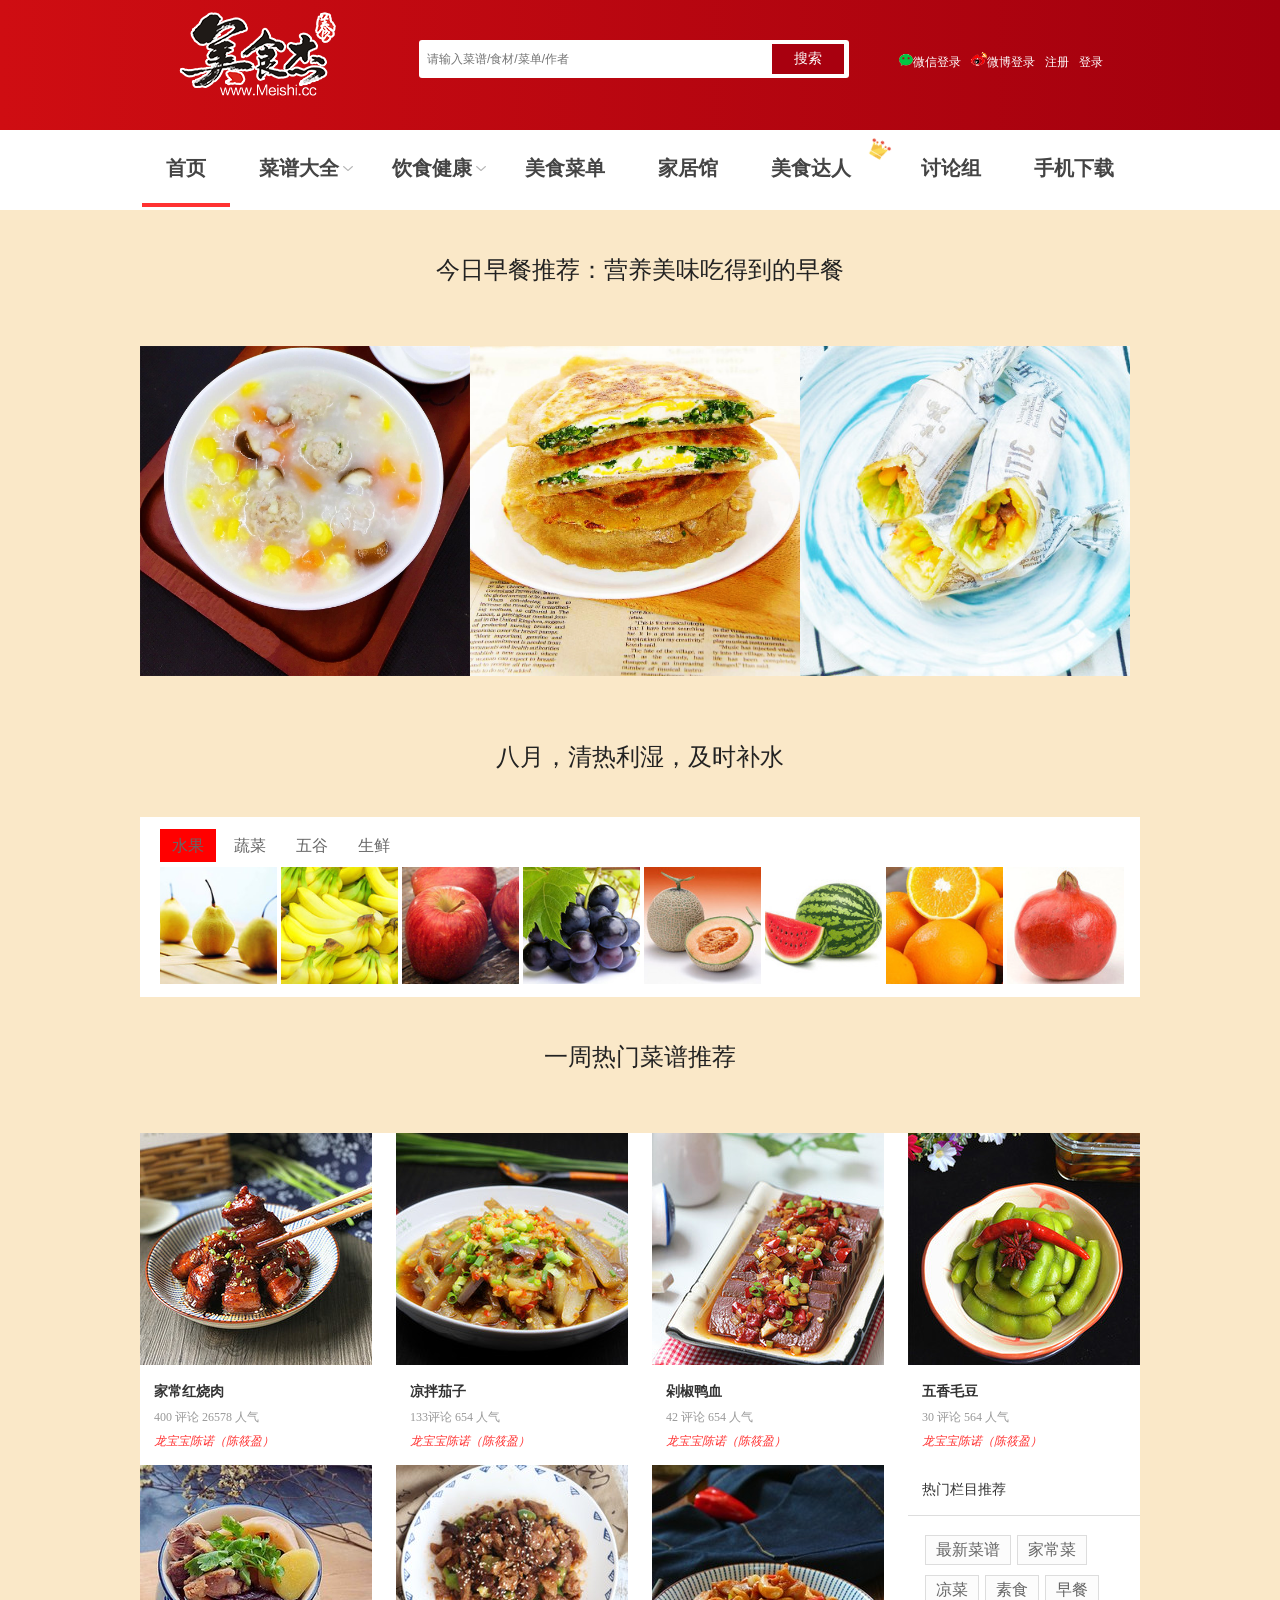
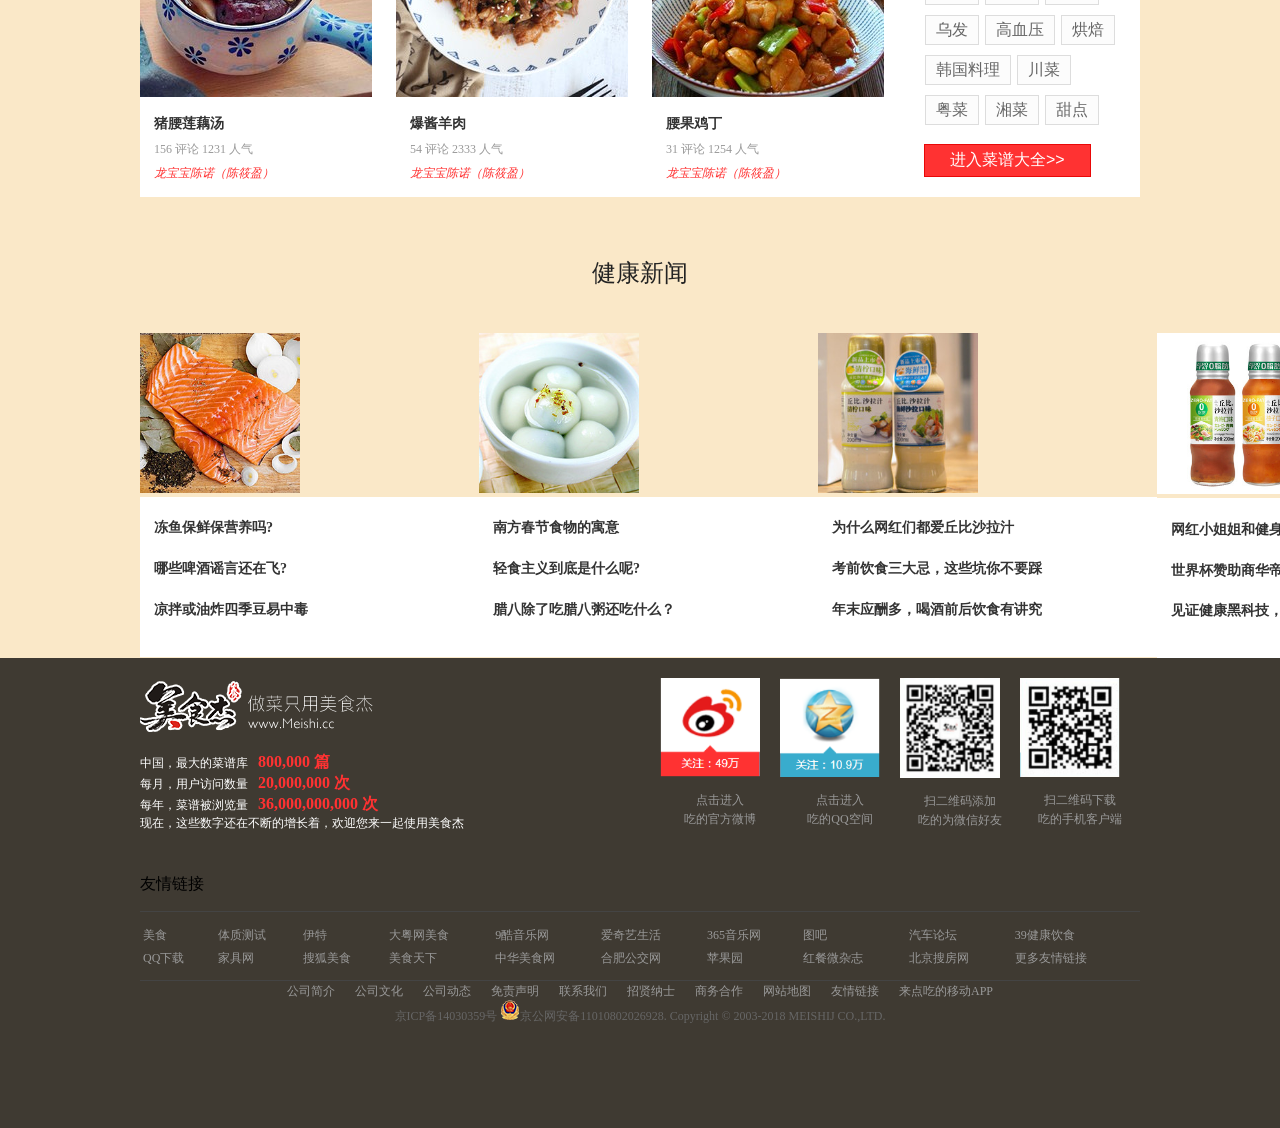
<file: public/index.html>
<!DOCTYPE html>
<html lang="en">
<head>
    <meta charset="UTF-8">
    <meta name="viewport" content="width=device-width, initial-scale=1.0">
    <meta http-equiv="X-UA-Compatible" content="ie=edge">
    <title>来点吃的</title>
    <link rel="stylesheet" href="css/index.css">
    <link rel="stylesheet" href="css/base.css">
</head>
<body>
    <!--1.头部-->
    <header id="header">
    </header>
    <!--2.主体-->
    <div id="main">
        <!--第一块-->
      <div class="f1">
        <div>
            <div class="img">
                <h3 class="h3_style">今日早餐推荐：营养美味吃得到的早餐</h3>
                <ul>
                    <li><img src="img/index/61b737198cf84d0a35b8ee0d90a7617c.jpg"></li>
                    <li><img src="img/index/d75c5647d503ec97c9e68c6036f8fa22.jpg"></li>
                    <li><img src="img/index/e63d065b87d17fad33d3ca49477172fa.jpg"></li>
                </ul>
            </div>
            <div class="img">
                <h3 class="h3_style">今日午餐推荐：周末在家做一份好吃的肉菜</h3>
                <ul>
                    <li><img src="img/index/8f41c09f8f2993f4e7a3fcc8b845f2e0.jpg"></li>
                    <li><img src="img/index/520da474d0c0ed9944ed86c4c9860608.jpg"></li>
                    <li><img src="img/index/f77927bf8f7a6008ba6fbb99627b49c6.jpg"></li>
                </ul>
            </div>
            <div class="img">  
                <h3 class="h3_style">今日下午茶推荐：中西交融的饮食文化</h3>
                <ul>
                    <li><img src="img/index/4c81b9a6e40905d93f41c5e7de4bdfac.jpg"></li>
                    <li><img src="img/index/57a5284fff55538fd00a80f8a75482c7.jpg"></li>
                    <li><img src="img/index/c11e5580ccde429e87d6a4e879125621.jpg"></li>
                </ul>
            </div>
            <div class="img">  
                <h3 class="h3_style">今日晚餐推荐：简单、方便、快速上桌的晚餐</h3>
                <ul>
                    <li><img src="img/index/56693be25414be337f752e6080fdb59a.jpg"></li>
                    <li><img src="img/index/970936f0e8881fc135ca3773c65c8b1d.jpg"></li>
                    <li><img src="img/index/64af47987d287946714870d165b43a63.jpg"></li>
                </ul>
            </div> 
            <div class="img">
                <h3 class="h3_style">今日早餐推荐：营养美味吃得到的早餐</h3>
                <ul>
                    <li><img src="img/index/61b737198cf84d0a35b8ee0d90a7617c.jpg"></li>
                    <li><img src="img/index/d75c5647d503ec97c9e68c6036f8fa22.jpg"></li>
                    <li><img src="img/index/e63d065b87d17fad33d3ca49477172fa.jpg"></li>
                </ul>
            </div>
        </div>   
      </div>
      <!--第二块-->
      <div class="f2">
          <h3 class="h3_style">八月，清热利湿，及时补水</h3>
          <div class="f2_details">
              <ul>
                  <li class="active"><a href="#fruits" data-toggle="item" data-target="#fruits">水果</a></li>
                  <li><a href="#vegetables" data-toggle="item" data-target="#vegetables">蔬菜</a></li>
                  <li><a href="#cereals" data-toggle="item" data-target="#cereals">五谷</a></li>
                  <li><a href="#fresh" data-toggle="item" data-target="#fresh">生鲜</a></li>
              </ul>
              <div class="pic">
                <div id="fruits" class="box active">
                    <img src="img/index/1.jpg">
                    <img src="img/index/2.jpg">
                    <img src="img/index/3.jpg">
                    <img src="img/index/4.jpg">
                    <img src="img/index/5.jpg">
                    <img src="img/index/6.jpg">
                    <img src="img/index/7.jpg">
                    <img src="img/index/8.jpg">
                </div>
                <div id="vegetables" class="box">
                    <img src="img/index/46ff26140cddcba66a59ef101bb7a4a0_150x150.jpg">
                    <img src="img/index/e42c1901635df0e2483221ce2a644ad9_150x150.jpg">
                    <img src="img/index/7f0d129d13145ff6c28e4cb1aec80bc8_150x150.jpg">
                    <img src="img/index/d2afc51c05cf539c3bdea09f68a12abe_150x150.jpg">
                    <img src="img/index/5ff27eba123f27615b1c0f0c406a5c27_150x150.jpg">
                    <img src="img/index/5a8562a437374217a483cd333238a72d_150x150.jpg">
                    <img src="img/index/7ca005000cad4f23ec2d8f9151cd6062_150x150.jpg">
                    <img src="img/index/a82d115d88dd46598f4333777582469c_150x150.jpg">
                </div>
                <div id="cereals" class="box">
                    <img src="img/index/58b3095b7efe444f302b8d0a5adc870d_150x150.jpg">
                    <img src="img/index/3eb346efc8d0a9fca2d26ae0a6715d8d_150x150.jpg">
                    <img src="img/index/1fc5bb018fadda5c7083d61e1a27ab2a_150x150.jpg">
                    <img src="img/index/8f690769e15fd26ad5184dbfd0140052_150x150.jpg">
                    <img src="img/index/064ee845c82df1cfd19e00b8e5aeaa0c_150x150.jpg">
                    <img src="img/index/shicai633_150x150.jpg">
                    <img src="img/index/5bb1dda5bfa20c2772d81781c4a23f31_150x150.jpg">
                    <img src="img/index/6e5402c9f8c0b48e35ae1257d7e03683_150x150.jpg">
                </div>
                <div id="fresh" class="box">
                    <img src="img/index/a72016598763ceb63763b2f0efb75434_150x150.jpg">
                    <img src="img/index/d25e6391db69afbaa8a71cdc16f18d3f_150x150.jpg">
                    <img src="img/index/520c1aabf59bbe3d32ca3a91ccef1297_150x150.jpg">
                    <img src="img/index/0b5100453f24b68ff6ea3b5f3a39ad6a_150x150.jpg">
                    <img src="img/index/96da0e84e46ee56abbedb73a5457a716_150x150.jpg">
                    <img src="img/index/1af59099f56158ef054e6ee5888acedf_150x150.jpg">
                    <img src="img/index/1c23ebbee0de4646782cbb98b34d3cc9_150x150.jpg">
                    <img src="img/index/020d8b27b4c8449c75bc0b6cafa4b626_150x150.jpg">
                </div>
            </div>
          </div>
      </div>
      <!--第三块-->
      <div class="f3">
          <h3 class="h3_style">一周热门菜谱推荐</h3>
          <div class="f3_details">
              <ul class="u1">
                  <li>
                        <img src="img/index/a4071567_150209358036926.jpg">
                        <div class="step">
                            <div class="c1">
                                <strong>家常红烧肉</strong>
                                <span>400 评论  26578 人气</span>
                                <em>龙宝宝陈诺（陈筱盈）</em>
                            </div>
                            <div class="c2">
                                <ul>
                                    <li>15步  /  大概30分钟</li>
                                    <li>炒  /  香辣</li>
                                </ul>
                            </div>
                        </div>
                  </li>
                  <li>
                        <img src="img/index/a4758097_150209652773537.jpg">
                        <div class="step">
                                <div class="c1">
                                    <strong>凉拌茄子</strong>
                                    <span>133评论  654 人气</span>
                                    <em>龙宝宝陈诺（陈筱盈）</em>
                                </div>
                                <div class="c2">
                                    <ul>
                                        <li>15步  /  大概30分钟</li>
                                        <li>炒  /  香辣</li>
                                    </ul>
                                </div>
                        </div>
                  </li>
                  <li>
                        <img src="img/index/a4420184_150208977600821.jpg">
                        <div class="step">
                                <div class="c1">
                                    <strong>剁椒鸭血</strong>
                                    <span>42 评论  654 人气</span>
                                    <em>龙宝宝陈诺（陈筱盈）</em>
                                </div>
                                <div class="c2">
                                    <ul>
                                        <li>15步  /  大概30分钟</li>
                                        <li>炒  /  香辣</li>
                                    </ul>
                                </div>
                        </div>
                  </li>
                  <li>
                        <img src="img/index/a9087269_150209011054978.jpg">
                        <div class="step">
                                <div class="c1">
                                    <strong>五香毛豆</strong>
                                    <span>30 评论  564 人气</span>
                                    <em>龙宝宝陈诺（陈筱盈）</em>
                                </div>
                                <div class="c2">
                                    <ul>
                                        <li>15步  /  大概30分钟</li>
                                        <li>炒  /  香辣</li>
                                    </ul>
                                </div>
                        </div>
                  </li>
                  <li>
                        <img src="img/index/a9241554_150208757018508.jpg">
                        <div class="step">
                                <div class="c1">
                                    <strong>猪腰莲藕汤</strong>
                                    <span>156 评论  1231 人气</span>
                                    <em>龙宝宝陈诺（陈筱盈）</em>
                                </div>
                                <div class="c2">
                                    <ul>
                                        <li>15步  /  大概30分钟</li>
                                        <li>炒  /  香辣</li>
                                    </ul>
                                </div>
                        </div>
                  </li>
                  <li>
                        <img src="img/index/a3992282_150208399471194.jpg">
                        <div class="step">
                            <div class="c1">
                                <strong>爆酱羊肉</strong>
                                <span>54 评论  2333 人气</span>
                                <em>龙宝宝陈诺（陈筱盈）</em>
                            </div>
                            <div class="c2">
                                <ul>
                                    <li>15步  /  大概30分钟</li>
                                    <li>炒  /  香辣</li>
                                </ul>
                            </div>
                        </div>
                    </li>
                  <li>
                        <img src="img/index/a1306355_150207270056561.jpg">
                        <div class="step">
                            <div class="c1">
                                <strong>腰果鸡丁</strong>
                                <span>31 评论  1254 人气</span>
                                <em>龙宝宝陈诺（陈筱盈）</em>
                            </div>
                            <div class="c2">
                                <ul>
                                    <li>15步  /  大概30分钟</li>
                                    <li>炒  /  香辣</li>
                                </ul>
                            </div>
                        </div>
                    </li>
                  <div>
                      <div id="list">
                          <h3>热门栏目推荐</h3>
                          <ul class="u2">
                              <li><a href="#">最新菜谱</a></li>
                              <li><a href="#">家常菜</a></li>
                              <li><a href="#">凉菜</a></li>
                              <li><a href="#">素食</a></li>
                              <li><a href="#">早餐</a></li>
                              <li><a href="#">乌发</a></li>
                              <li><a href="#">高血压</a></li>
                              <li><a href="#">烘焙</a></li>
                              <li><a href="#">韩国料理</a></li>
                              <li><a href="#">川菜</a></li>
                              <li><a href="#">粤菜</a></li>
                              <li><a href="#">湘菜</a></li>
                              <li><a href="#">甜点</a></li>
                          </ul>
                          <button class="btn">进入菜谱大全&gt;&gt;</button>
                      </div>
                  </li>
              </ul>
          </div>
      </div>
      <!--第四块-->
      <div class="f4">
          <h3 class="h3_style">健康新闻</h3>
          <div class="desc">
              <div class="first">
                  <img src="img/index/b43be469069cab07d99b486cc326a6bf_150x150.jpg" id=p1>
                  <ul>
                    <li><h3><a href="#">冻鱼保鲜保营养吗?</a></h3></li>
                    <li><h3><a href="#">哪些啤酒谣言还在飞?</a></h3></li> 
                    <li><h3><a href="#">凉拌或油炸四季豆易中毒</a></h3></li> 
                  </ul>
              </div>
              <div class="second">
                    <img src="img/index/0066c212db9fe02c82a1f3906ff0d40c_150x150.jpg">
                    <ul>
                      <li><h3><a href="#">南方春节食物的寓意</a></h3></li>
                      <li><h3><a href="#">轻食主义到底是什么呢?</a></h3></li> 
                      <li><h3><a href="#">腊八除了吃腊八粥还吃什么？</a></h3></li> 
                    </ul>
                </div>
                <div class="third">
                    <img src="img/index/213df5fb8faa20d77cdc6f96798e17fc_150x150.jpg">
                    <ul>
                        <li><h3><a href="#">为什么网红们都爱丘比沙拉汁</a></h3></li>
                        <li><h3><a href="#">考前饮食三大忌，这些坑你不要踩</a></h3></li> 
                        <li><h3><a href="#">年末应酬多，喝酒前后饮食有讲究</a></h3></li> 
                    </ul>
                </div>
                <div class="fouth">
                    <img src="img/index/8d6ba437d0f53969ad64d684d3ccda7b.jpg">
                    <ul>
                        <li><h3><a href="#">网红小姐姐和健身达人推崇的0脂肪</a></h3></li>
                        <li><h3><a href="#">世界杯赞助商华帝营销新玩法：法国</a></h3></li> 
                        <li><h3><a href="#">见证健康黑科技，AWE2018松下nanoe</a></h3></li> 
                        </ul>
                </div>
          </div>
      </div>  
    </div>
    <!--3.底部-->
    <footer id="footer">
    </footer>
    <script src="js/jquery-3.2.1.js"></script>
    <script src="js/index.js"></script>
    <script src="js/header.js"></script>
    <script src="js/footer.js"></script>
    <script src="js/nav.js"></script>
</body>
</html>
</file>
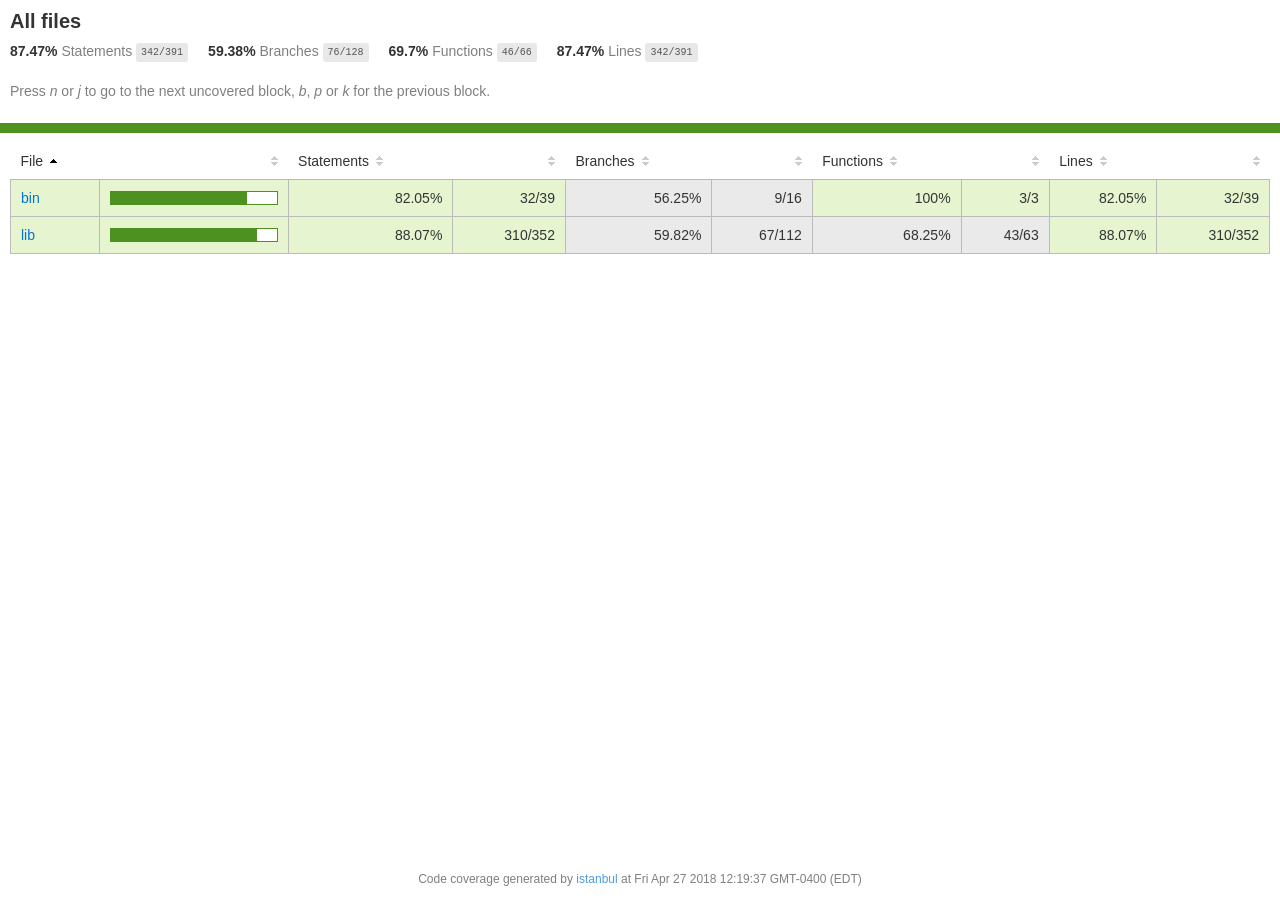
<file: node_modules/vows/coverage/lcov-report/index.html>
<!doctype html>
<html lang="en">
<head>
    <title>Code coverage report for All files</title>
    <meta charset="utf-8" />
    <link rel="stylesheet" href="prettify.css" />
    <link rel="stylesheet" href="base.css" />
    <meta name="viewport" content="width=device-width, initial-scale=1">
    <style type='text/css'>
        .coverage-summary .sorter {
            background-image: url(sort-arrow-sprite.png);
        }
    </style>
</head>
<body>
<div class='wrapper'>
  <div class='pad1'>
    <h1>
      All files
    </h1>
    <div class='clearfix'>
      <div class='fl pad1y space-right2'>
        <span class="strong">87.47% </span>
        <span class="quiet">Statements</span>
        <span class='fraction'>342/391</span>
      </div>
      <div class='fl pad1y space-right2'>
        <span class="strong">59.38% </span>
        <span class="quiet">Branches</span>
        <span class='fraction'>76/128</span>
      </div>
      <div class='fl pad1y space-right2'>
        <span class="strong">69.7% </span>
        <span class="quiet">Functions</span>
        <span class='fraction'>46/66</span>
      </div>
      <div class='fl pad1y space-right2'>
        <span class="strong">87.47% </span>
        <span class="quiet">Lines</span>
        <span class='fraction'>342/391</span>
      </div>
    </div>
    <p class="quiet">
      Press <em>n</em> or <em>j</em> to go to the next uncovered block, <em>b</em>, <em>p</em> or <em>k</em> for the previous block.
    </p>
  </div>
  <div class='status-line high'></div>
<div class="pad1">
<table class="coverage-summary">
<thead>
<tr>
   <th data-col="file" data-fmt="html" data-html="true" class="file">File</th>
   <th data-col="pic" data-type="number" data-fmt="html" data-html="true" class="pic"></th>
   <th data-col="statements" data-type="number" data-fmt="pct" class="pct">Statements</th>
   <th data-col="statements_raw" data-type="number" data-fmt="html" class="abs"></th>
   <th data-col="branches" data-type="number" data-fmt="pct" class="pct">Branches</th>
   <th data-col="branches_raw" data-type="number" data-fmt="html" class="abs"></th>
   <th data-col="functions" data-type="number" data-fmt="pct" class="pct">Functions</th>
   <th data-col="functions_raw" data-type="number" data-fmt="html" class="abs"></th>
   <th data-col="lines" data-type="number" data-fmt="pct" class="pct">Lines</th>
   <th data-col="lines_raw" data-type="number" data-fmt="html" class="abs"></th>
</tr>
</thead>
<tbody><tr>
	<td class="file high" data-value="bin"><a href="bin/index.html">bin</a></td>
	<td data-value="82.05" class="pic high"><div class="chart"><div class="cover-fill" style="width: 82%;"></div><div class="cover-empty" style="width:18%;"></div></div></td>
	<td data-value="82.05" class="pct high">82.05%</td>
	<td data-value="39" class="abs high">32/39</td>
	<td data-value="56.25" class="pct medium">56.25%</td>
	<td data-value="16" class="abs medium">9/16</td>
	<td data-value="100" class="pct high">100%</td>
	<td data-value="3" class="abs high">3/3</td>
	<td data-value="82.05" class="pct high">82.05%</td>
	<td data-value="39" class="abs high">32/39</td>
	</tr>

<tr>
	<td class="file high" data-value="lib"><a href="lib/index.html">lib</a></td>
	<td data-value="88.07" class="pic high"><div class="chart"><div class="cover-fill" style="width: 88%;"></div><div class="cover-empty" style="width:12%;"></div></div></td>
	<td data-value="88.07" class="pct high">88.07%</td>
	<td data-value="352" class="abs high">310/352</td>
	<td data-value="59.82" class="pct medium">59.82%</td>
	<td data-value="112" class="abs medium">67/112</td>
	<td data-value="68.25" class="pct medium">68.25%</td>
	<td data-value="63" class="abs medium">43/63</td>
	<td data-value="88.07" class="pct high">88.07%</td>
	<td data-value="352" class="abs high">310/352</td>
	</tr>

</tbody>
</table>
</div><div class='push'></div><!-- for sticky footer -->
</div><!-- /wrapper -->
<div class='footer quiet pad2 space-top1 center small'>
  Code coverage
  generated by <a href="https://istanbul.js.org/" target="_blank">istanbul</a> at Fri Apr 27 2018 12:19:37 GMT-0400 (EDT)
</div>
</div>
<script src="prettify.js"></script>
<script>
window.onload = function () {
        if (typeof prettyPrint === 'function') {
            prettyPrint();
        }
};
</script>
<script src="sorter.js"></script>
<script src="block-navigation.js"></script>
</body>
</html>
</file>
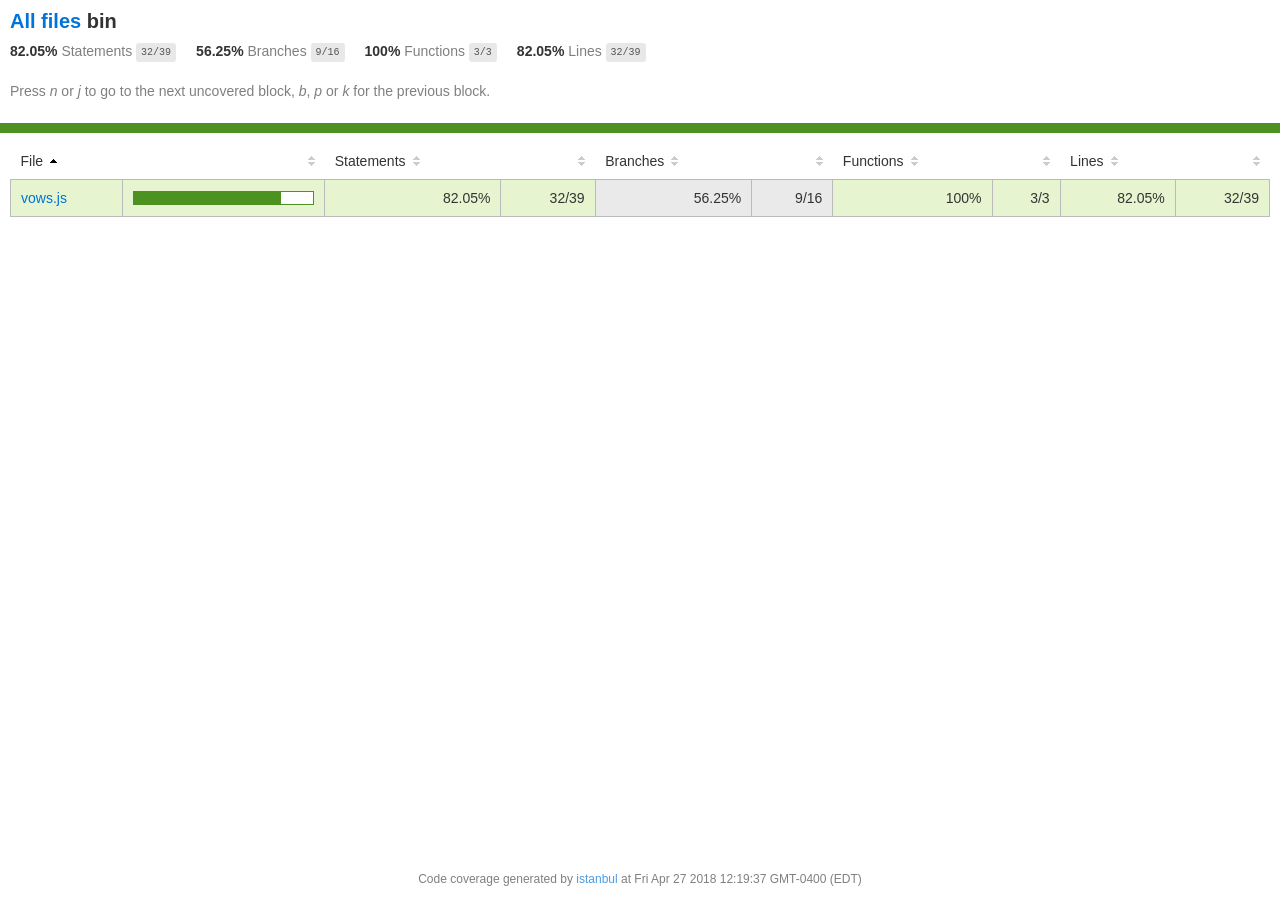
<file: node_modules/vows/coverage/lcov-report/bin/index.html>
<!doctype html>
<html lang="en">
<head>
    <title>Code coverage report for bin</title>
    <meta charset="utf-8" />
    <link rel="stylesheet" href="../prettify.css" />
    <link rel="stylesheet" href="../base.css" />
    <meta name="viewport" content="width=device-width, initial-scale=1">
    <style type='text/css'>
        .coverage-summary .sorter {
            background-image: url(../sort-arrow-sprite.png);
        }
    </style>
</head>
<body>
<div class='wrapper'>
  <div class='pad1'>
    <h1>
      <a href="../index.html">All files</a> bin
    </h1>
    <div class='clearfix'>
      <div class='fl pad1y space-right2'>
        <span class="strong">82.05% </span>
        <span class="quiet">Statements</span>
        <span class='fraction'>32/39</span>
      </div>
      <div class='fl pad1y space-right2'>
        <span class="strong">56.25% </span>
        <span class="quiet">Branches</span>
        <span class='fraction'>9/16</span>
      </div>
      <div class='fl pad1y space-right2'>
        <span class="strong">100% </span>
        <span class="quiet">Functions</span>
        <span class='fraction'>3/3</span>
      </div>
      <div class='fl pad1y space-right2'>
        <span class="strong">82.05% </span>
        <span class="quiet">Lines</span>
        <span class='fraction'>32/39</span>
      </div>
    </div>
    <p class="quiet">
      Press <em>n</em> or <em>j</em> to go to the next uncovered block, <em>b</em>, <em>p</em> or <em>k</em> for the previous block.
    </p>
  </div>
  <div class='status-line high'></div>
<div class="pad1">
<table class="coverage-summary">
<thead>
<tr>
   <th data-col="file" data-fmt="html" data-html="true" class="file">File</th>
   <th data-col="pic" data-type="number" data-fmt="html" data-html="true" class="pic"></th>
   <th data-col="statements" data-type="number" data-fmt="pct" class="pct">Statements</th>
   <th data-col="statements_raw" data-type="number" data-fmt="html" class="abs"></th>
   <th data-col="branches" data-type="number" data-fmt="pct" class="pct">Branches</th>
   <th data-col="branches_raw" data-type="number" data-fmt="html" class="abs"></th>
   <th data-col="functions" data-type="number" data-fmt="pct" class="pct">Functions</th>
   <th data-col="functions_raw" data-type="number" data-fmt="html" class="abs"></th>
   <th data-col="lines" data-type="number" data-fmt="pct" class="pct">Lines</th>
   <th data-col="lines_raw" data-type="number" data-fmt="html" class="abs"></th>
</tr>
</thead>
<tbody><tr>
	<td class="file high" data-value="vows.js"><a href="vows.js.html">vows.js</a></td>
	<td data-value="82.05" class="pic high"><div class="chart"><div class="cover-fill" style="width: 82%;"></div><div class="cover-empty" style="width:18%;"></div></div></td>
	<td data-value="82.05" class="pct high">82.05%</td>
	<td data-value="39" class="abs high">32/39</td>
	<td data-value="56.25" class="pct medium">56.25%</td>
	<td data-value="16" class="abs medium">9/16</td>
	<td data-value="100" class="pct high">100%</td>
	<td data-value="3" class="abs high">3/3</td>
	<td data-value="82.05" class="pct high">82.05%</td>
	<td data-value="39" class="abs high">32/39</td>
	</tr>

</tbody>
</table>
</div><div class='push'></div><!-- for sticky footer -->
</div><!-- /wrapper -->
<div class='footer quiet pad2 space-top1 center small'>
  Code coverage
  generated by <a href="https://istanbul.js.org/" target="_blank">istanbul</a> at Fri Apr 27 2018 12:19:37 GMT-0400 (EDT)
</div>
</div>
<script src="../prettify.js"></script>
<script>
window.onload = function () {
        if (typeof prettyPrint === 'function') {
            prettyPrint();
        }
};
</script>
<script src="../sorter.js"></script>
<script src="../block-navigation.js"></script>
</body>
</html>
</file>
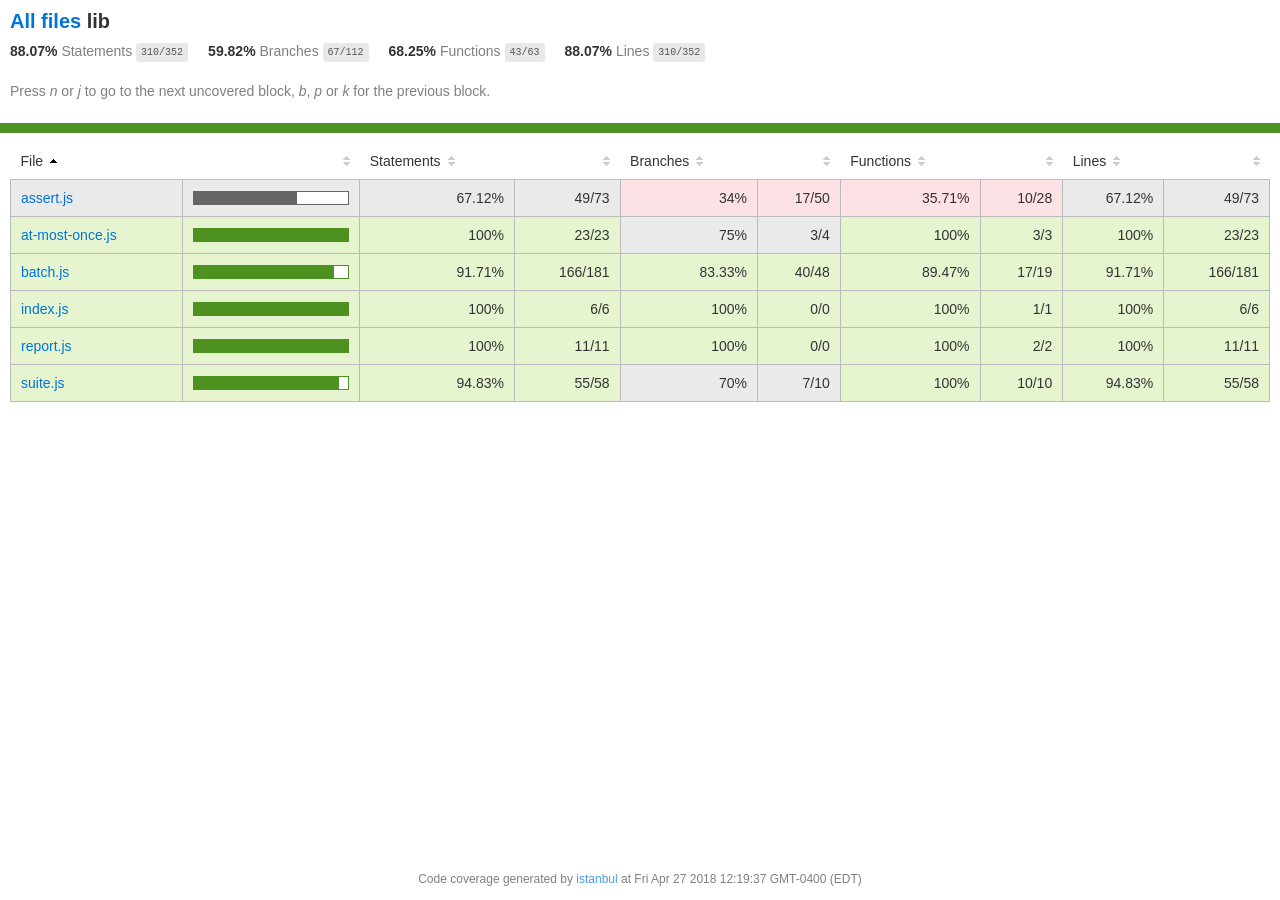
<file: node_modules/vows/coverage/lcov-report/lib/index.html>
<!doctype html>
<html lang="en">
<head>
    <title>Code coverage report for lib</title>
    <meta charset="utf-8" />
    <link rel="stylesheet" href="../prettify.css" />
    <link rel="stylesheet" href="../base.css" />
    <meta name="viewport" content="width=device-width, initial-scale=1">
    <style type='text/css'>
        .coverage-summary .sorter {
            background-image: url(../sort-arrow-sprite.png);
        }
    </style>
</head>
<body>
<div class='wrapper'>
  <div class='pad1'>
    <h1>
      <a href="../index.html">All files</a> lib
    </h1>
    <div class='clearfix'>
      <div class='fl pad1y space-right2'>
        <span class="strong">88.07% </span>
        <span class="quiet">Statements</span>
        <span class='fraction'>310/352</span>
      </div>
      <div class='fl pad1y space-right2'>
        <span class="strong">59.82% </span>
        <span class="quiet">Branches</span>
        <span class='fraction'>67/112</span>
      </div>
      <div class='fl pad1y space-right2'>
        <span class="strong">68.25% </span>
        <span class="quiet">Functions</span>
        <span class='fraction'>43/63</span>
      </div>
      <div class='fl pad1y space-right2'>
        <span class="strong">88.07% </span>
        <span class="quiet">Lines</span>
        <span class='fraction'>310/352</span>
      </div>
    </div>
    <p class="quiet">
      Press <em>n</em> or <em>j</em> to go to the next uncovered block, <em>b</em>, <em>p</em> or <em>k</em> for the previous block.
    </p>
  </div>
  <div class='status-line high'></div>
<div class="pad1">
<table class="coverage-summary">
<thead>
<tr>
   <th data-col="file" data-fmt="html" data-html="true" class="file">File</th>
   <th data-col="pic" data-type="number" data-fmt="html" data-html="true" class="pic"></th>
   <th data-col="statements" data-type="number" data-fmt="pct" class="pct">Statements</th>
   <th data-col="statements_raw" data-type="number" data-fmt="html" class="abs"></th>
   <th data-col="branches" data-type="number" data-fmt="pct" class="pct">Branches</th>
   <th data-col="branches_raw" data-type="number" data-fmt="html" class="abs"></th>
   <th data-col="functions" data-type="number" data-fmt="pct" class="pct">Functions</th>
   <th data-col="functions_raw" data-type="number" data-fmt="html" class="abs"></th>
   <th data-col="lines" data-type="number" data-fmt="pct" class="pct">Lines</th>
   <th data-col="lines_raw" data-type="number" data-fmt="html" class="abs"></th>
</tr>
</thead>
<tbody><tr>
	<td class="file medium" data-value="assert.js"><a href="assert.js.html">assert.js</a></td>
	<td data-value="67.12" class="pic medium"><div class="chart"><div class="cover-fill" style="width: 67%;"></div><div class="cover-empty" style="width:33%;"></div></div></td>
	<td data-value="67.12" class="pct medium">67.12%</td>
	<td data-value="73" class="abs medium">49/73</td>
	<td data-value="34" class="pct low">34%</td>
	<td data-value="50" class="abs low">17/50</td>
	<td data-value="35.71" class="pct low">35.71%</td>
	<td data-value="28" class="abs low">10/28</td>
	<td data-value="67.12" class="pct medium">67.12%</td>
	<td data-value="73" class="abs medium">49/73</td>
	</tr>

<tr>
	<td class="file high" data-value="at-most-once.js"><a href="at-most-once.js.html">at-most-once.js</a></td>
	<td data-value="100" class="pic high"><div class="chart"><div class="cover-fill cover-full" style="width: 100%;"></div><div class="cover-empty" style="width:0%;"></div></div></td>
	<td data-value="100" class="pct high">100%</td>
	<td data-value="23" class="abs high">23/23</td>
	<td data-value="75" class="pct medium">75%</td>
	<td data-value="4" class="abs medium">3/4</td>
	<td data-value="100" class="pct high">100%</td>
	<td data-value="3" class="abs high">3/3</td>
	<td data-value="100" class="pct high">100%</td>
	<td data-value="23" class="abs high">23/23</td>
	</tr>

<tr>
	<td class="file high" data-value="batch.js"><a href="batch.js.html">batch.js</a></td>
	<td data-value="91.71" class="pic high"><div class="chart"><div class="cover-fill" style="width: 91%;"></div><div class="cover-empty" style="width:9%;"></div></div></td>
	<td data-value="91.71" class="pct high">91.71%</td>
	<td data-value="181" class="abs high">166/181</td>
	<td data-value="83.33" class="pct high">83.33%</td>
	<td data-value="48" class="abs high">40/48</td>
	<td data-value="89.47" class="pct high">89.47%</td>
	<td data-value="19" class="abs high">17/19</td>
	<td data-value="91.71" class="pct high">91.71%</td>
	<td data-value="181" class="abs high">166/181</td>
	</tr>

<tr>
	<td class="file high" data-value="index.js"><a href="index.js.html">index.js</a></td>
	<td data-value="100" class="pic high"><div class="chart"><div class="cover-fill cover-full" style="width: 100%;"></div><div class="cover-empty" style="width:0%;"></div></div></td>
	<td data-value="100" class="pct high">100%</td>
	<td data-value="6" class="abs high">6/6</td>
	<td data-value="100" class="pct high">100%</td>
	<td data-value="0" class="abs high">0/0</td>
	<td data-value="100" class="pct high">100%</td>
	<td data-value="1" class="abs high">1/1</td>
	<td data-value="100" class="pct high">100%</td>
	<td data-value="6" class="abs high">6/6</td>
	</tr>

<tr>
	<td class="file high" data-value="report.js"><a href="report.js.html">report.js</a></td>
	<td data-value="100" class="pic high"><div class="chart"><div class="cover-fill cover-full" style="width: 100%;"></div><div class="cover-empty" style="width:0%;"></div></div></td>
	<td data-value="100" class="pct high">100%</td>
	<td data-value="11" class="abs high">11/11</td>
	<td data-value="100" class="pct high">100%</td>
	<td data-value="0" class="abs high">0/0</td>
	<td data-value="100" class="pct high">100%</td>
	<td data-value="2" class="abs high">2/2</td>
	<td data-value="100" class="pct high">100%</td>
	<td data-value="11" class="abs high">11/11</td>
	</tr>

<tr>
	<td class="file high" data-value="suite.js"><a href="suite.js.html">suite.js</a></td>
	<td data-value="94.83" class="pic high"><div class="chart"><div class="cover-fill" style="width: 94%;"></div><div class="cover-empty" style="width:6%;"></div></div></td>
	<td data-value="94.83" class="pct high">94.83%</td>
	<td data-value="58" class="abs high">55/58</td>
	<td data-value="70" class="pct medium">70%</td>
	<td data-value="10" class="abs medium">7/10</td>
	<td data-value="100" class="pct high">100%</td>
	<td data-value="10" class="abs high">10/10</td>
	<td data-value="94.83" class="pct high">94.83%</td>
	<td data-value="58" class="abs high">55/58</td>
	</tr>

</tbody>
</table>
</div><div class='push'></div><!-- for sticky footer -->
</div><!-- /wrapper -->
<div class='footer quiet pad2 space-top1 center small'>
  Code coverage
  generated by <a href="https://istanbul.js.org/" target="_blank">istanbul</a> at Fri Apr 27 2018 12:19:37 GMT-0400 (EDT)
</div>
</div>
<script src="../prettify.js"></script>
<script>
window.onload = function () {
        if (typeof prettyPrint === 'function') {
            prettyPrint();
        }
};
</script>
<script src="../sorter.js"></script>
<script src="../block-navigation.js"></script>
</body>
</html>
</file>
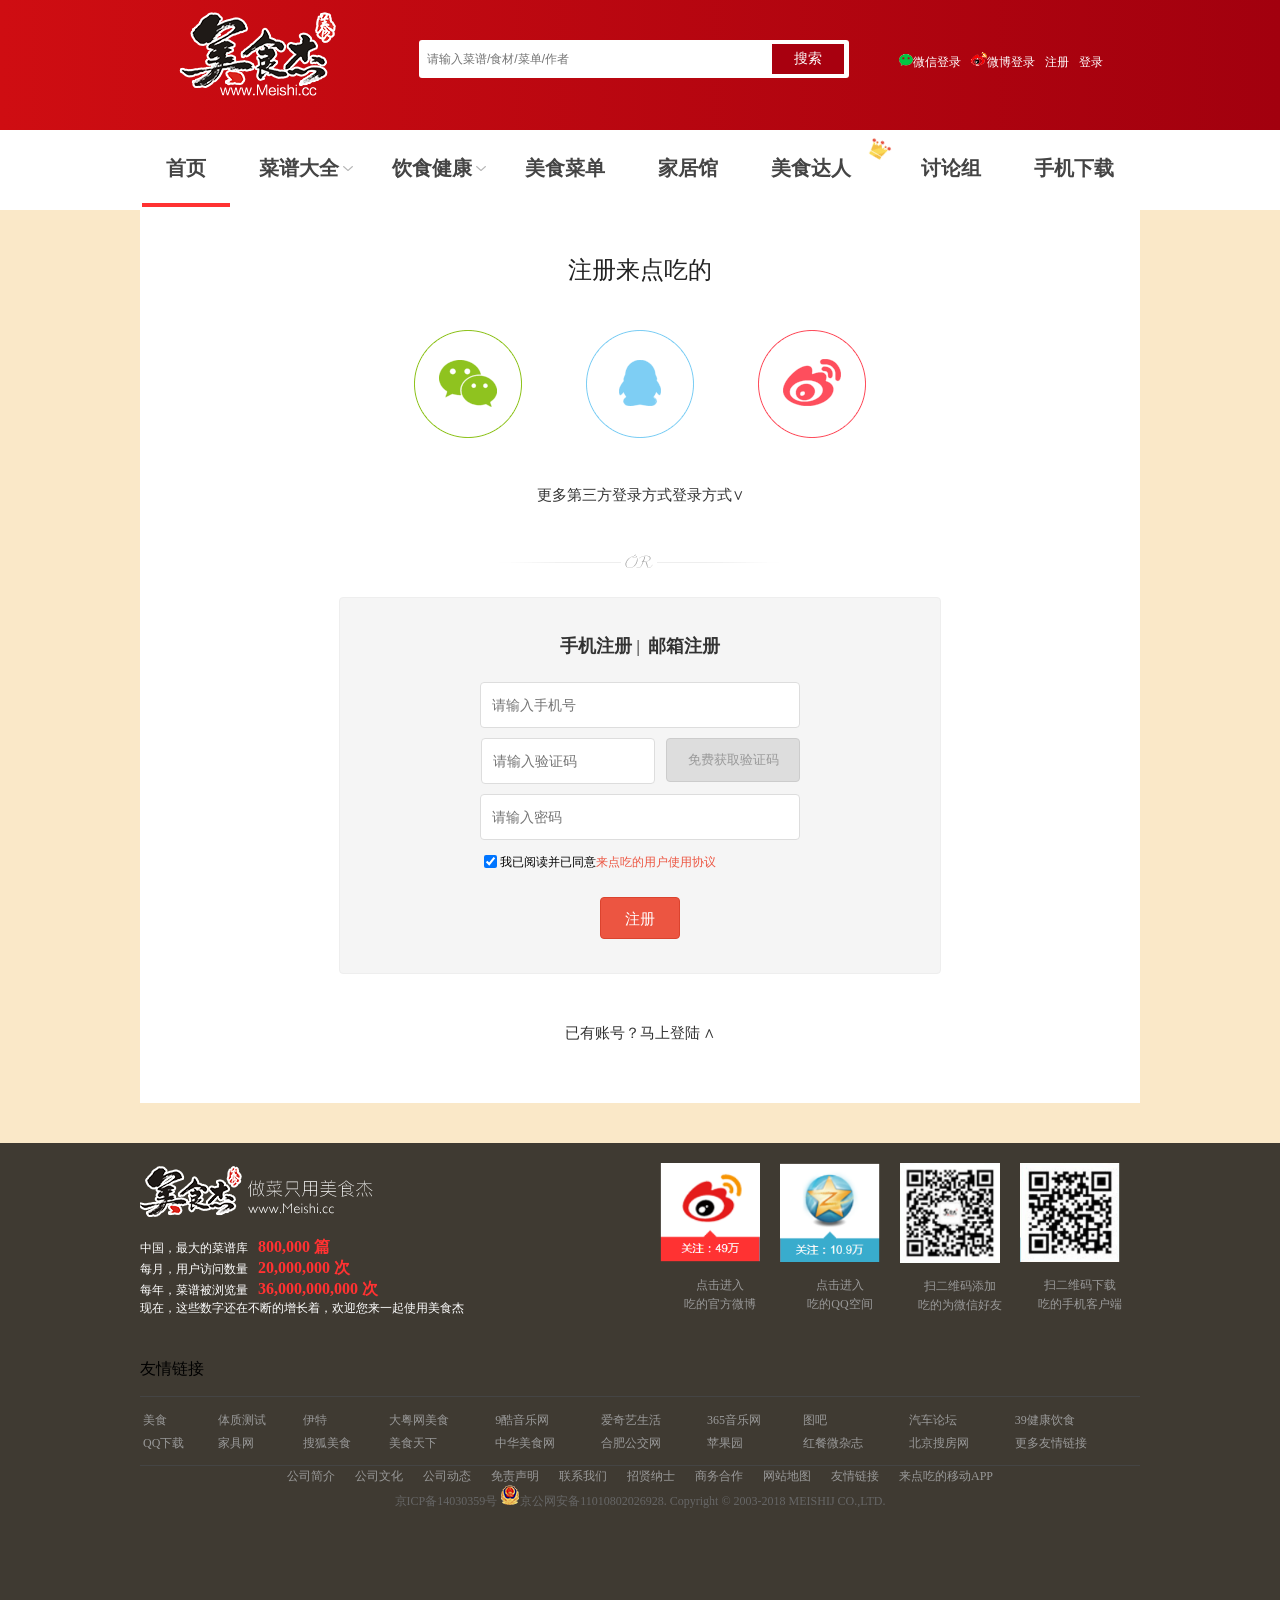
<file: public/register.html>
<!DOCTYPE html>
<html lang="en">
<head>
    <meta charset="UTF-8">
    <meta name="viewport" content="width=device-width, initial-scale=1.0">
    <meta http-equiv="X-UA-Compatible" content="ie=edge">
    <link rel="stylesheet" href="css/base.css">
    <link rel="stylesheet" href="css/register.css">
    <title>用户注册</title>
</head>
<body>
    <!--1.头部-->
    <header id="header">
    </header>
    <!--2.注册页面-->
    <div class="reg">
        <h3 class="h3_style">注册来点吃的</h3>
        <div class="regWays">
            <a href="#"></a>
            <a href="#" class="posi2"></a>
            <a href="#" class="posi3"></a>
        </div>
        <a class="more_ways" data-toggle="more_ways" href="script:;">更多第三方登录方式登录方式∨</a>
        <div class="others_zh">
            <a href="#">人人网账号登录</a>
            <a href="#" class="a2">百度账号登录</a>
            <a href="#" class="a3">开心网账号登录</a>
            <a href="#" class="a4">盛大通行证登录</a>
        </div>
        <div class="or"></div>
        <div class="phone_email">
            <div>
                <a href="script:;" id="phone">手机注册</a>&nbsp;|&nbsp;
                <a href="script:;"id="email">邮箱注册</a>
            </div>
            <div>
                <div class="phone_reg" id="c1">
                    <input type="text" placeholder="请输入手机号">
                    <input type="text" placeholder="请输入验证码" class="input2">
                    <button id="b1">免费获取验证码</button>
                    <input type="password" placeholder="请输入密码">
                    <div>
                        <input type="checkbox" checked>我已阅读并已同意<a href="#">来点吃的用户使用协议</a>
                    </div>
                    <button id="b2">注册</button>
                </div>
                <div class="email_reg" id="c2">
                    <input type="text" placeholder="请输入邮箱">
                    <input type="password" placeholder="请输入密码">
                    <button id="b3">注册</button>
                </div>                
            </div>
        </div>
        <p>
            <a href="#">已有账号？马上登陆 ∧</a>
        </p>
    </div>
    <!--3.底部-->
    <footer id="footer"></footer>
    <script src="js/jquery-3.2.1.js"></script>
    <script src="js/register.js"></script>
    <script src="js/header.js"></script>
    <script src="js/footer.js"></script>
</body>
</html>
</file>
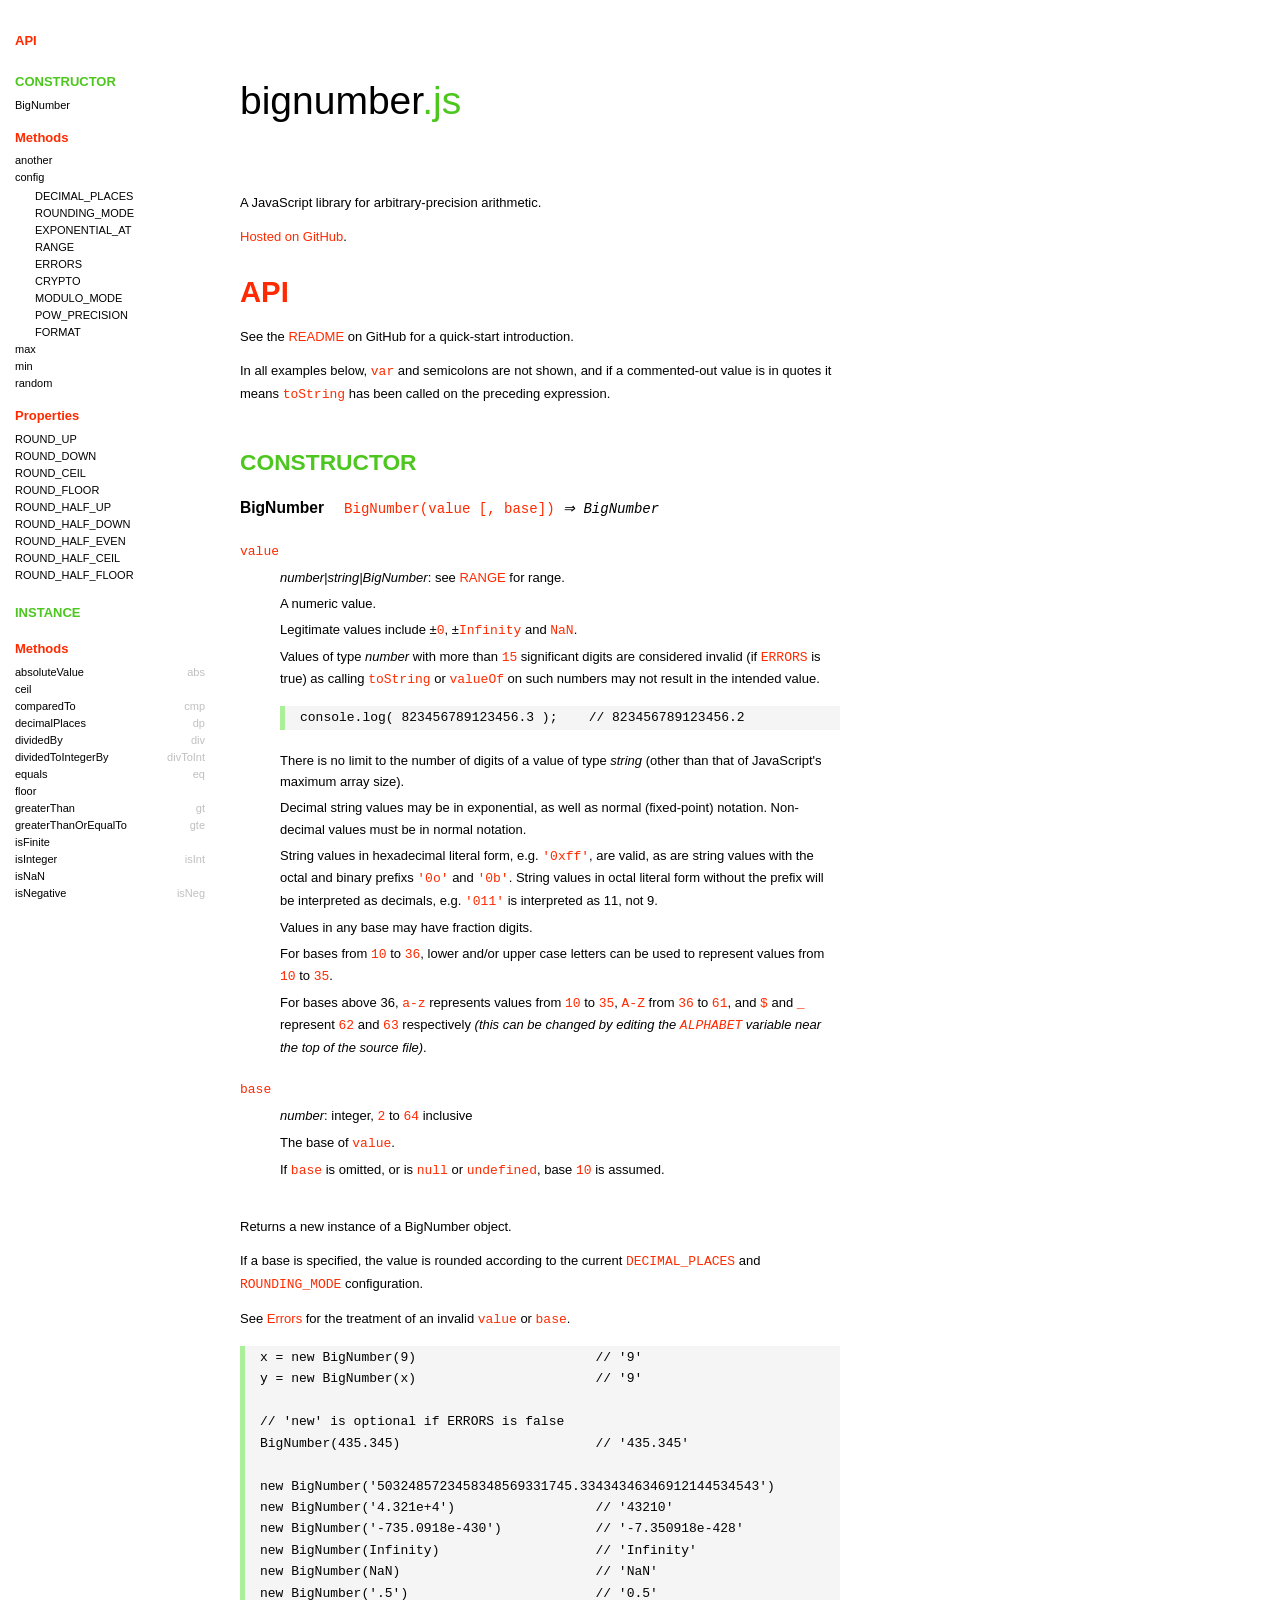
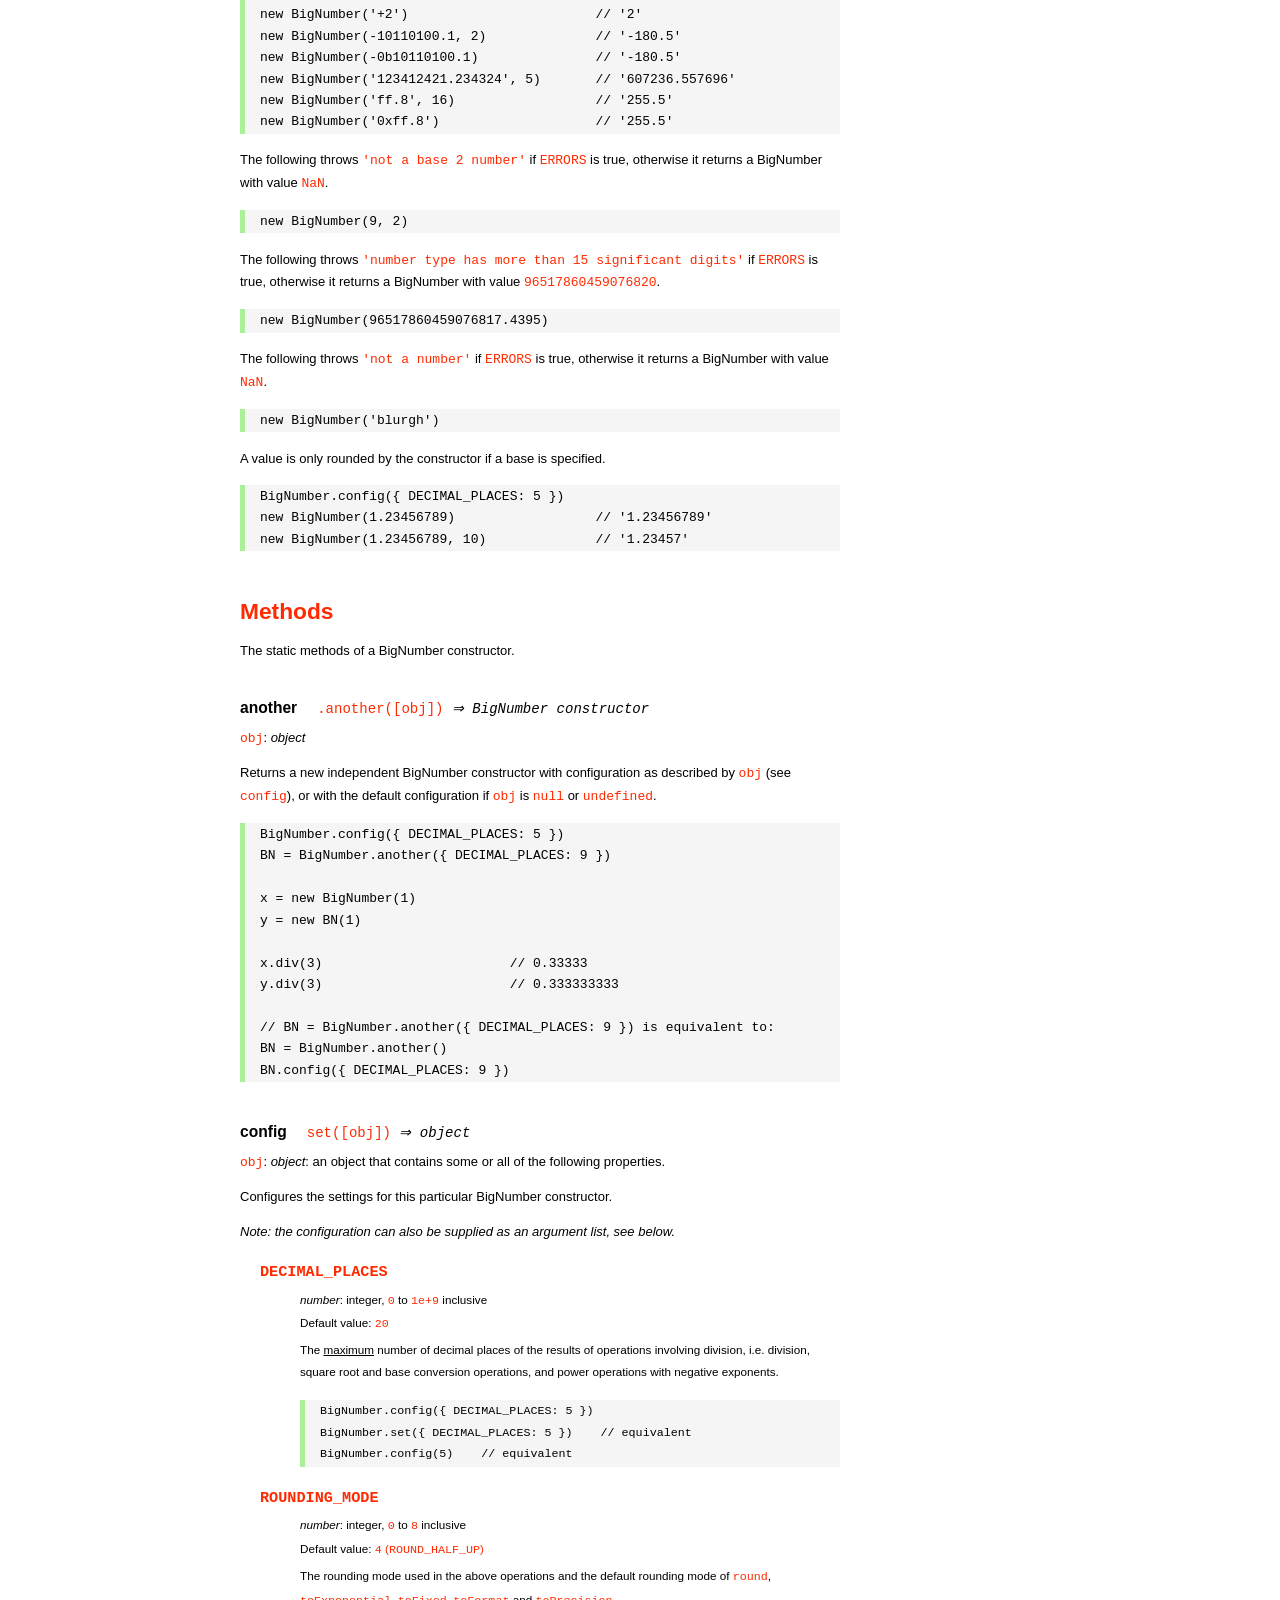
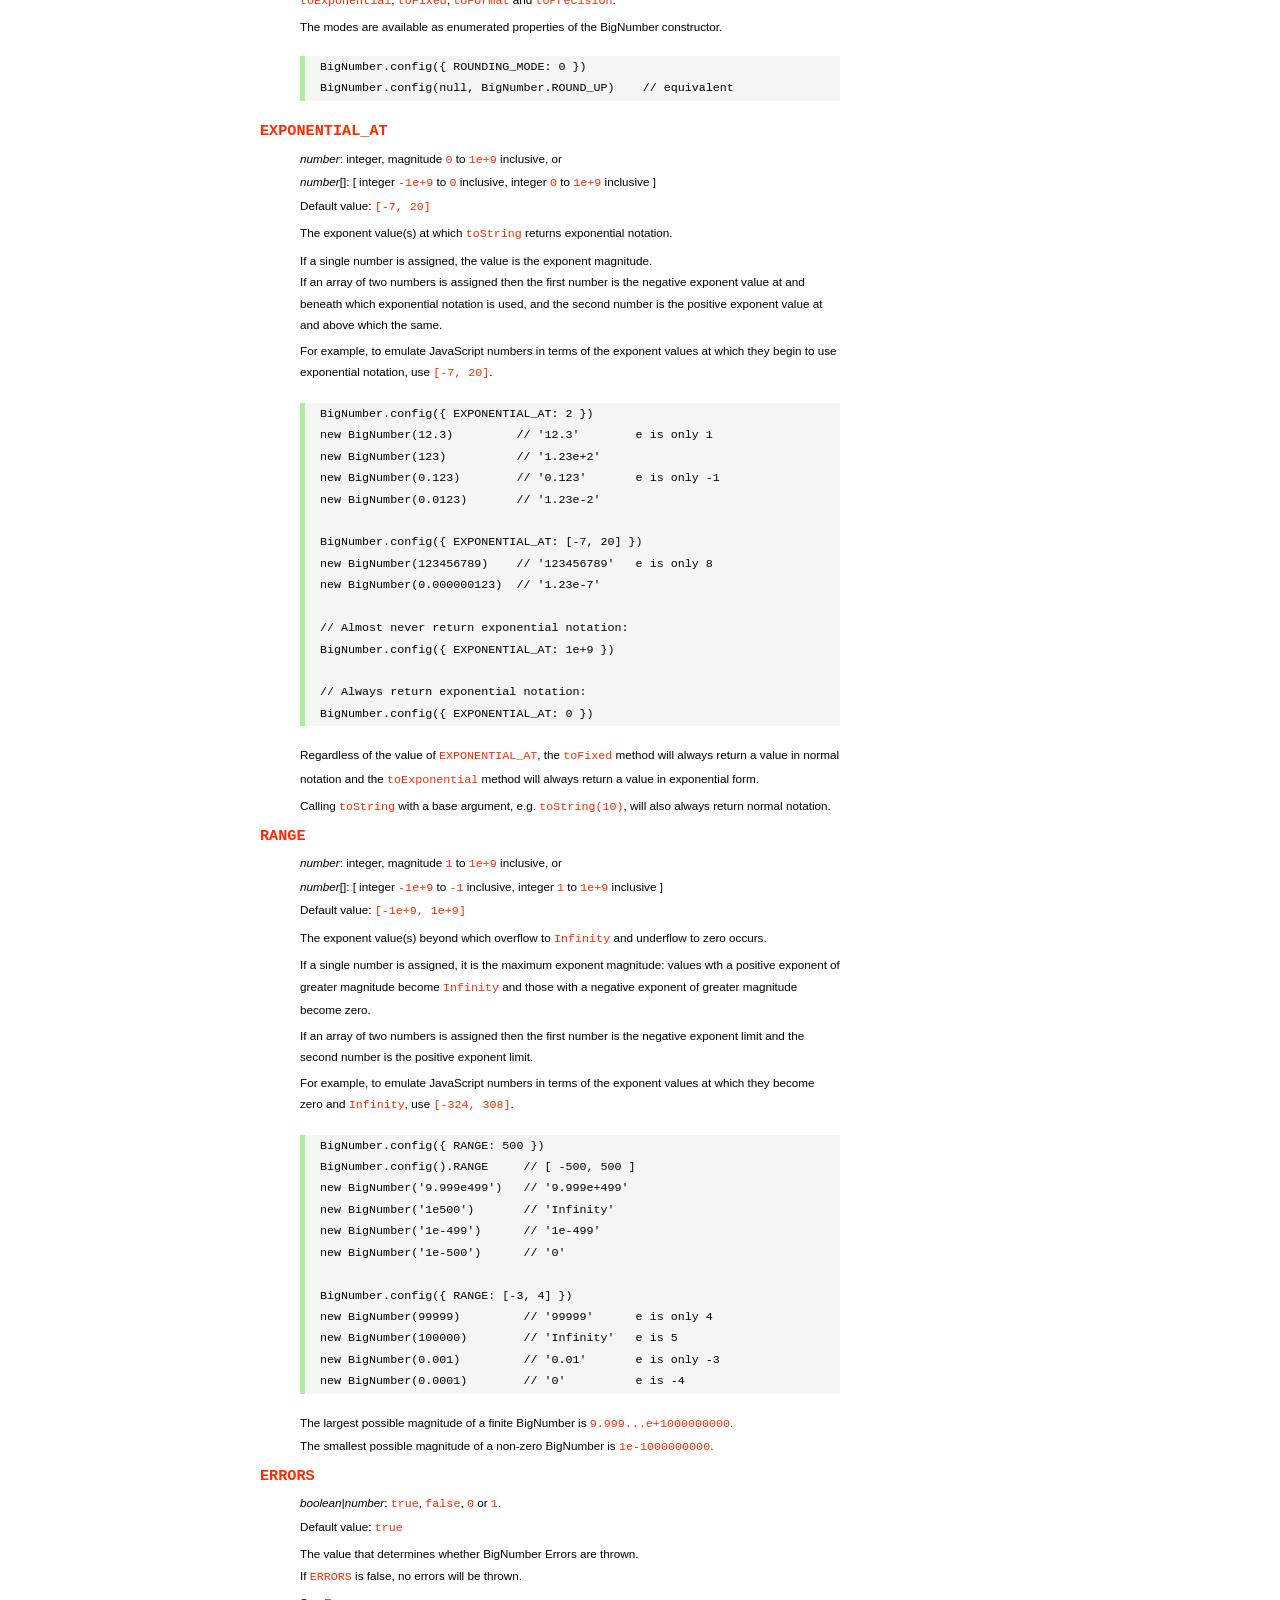
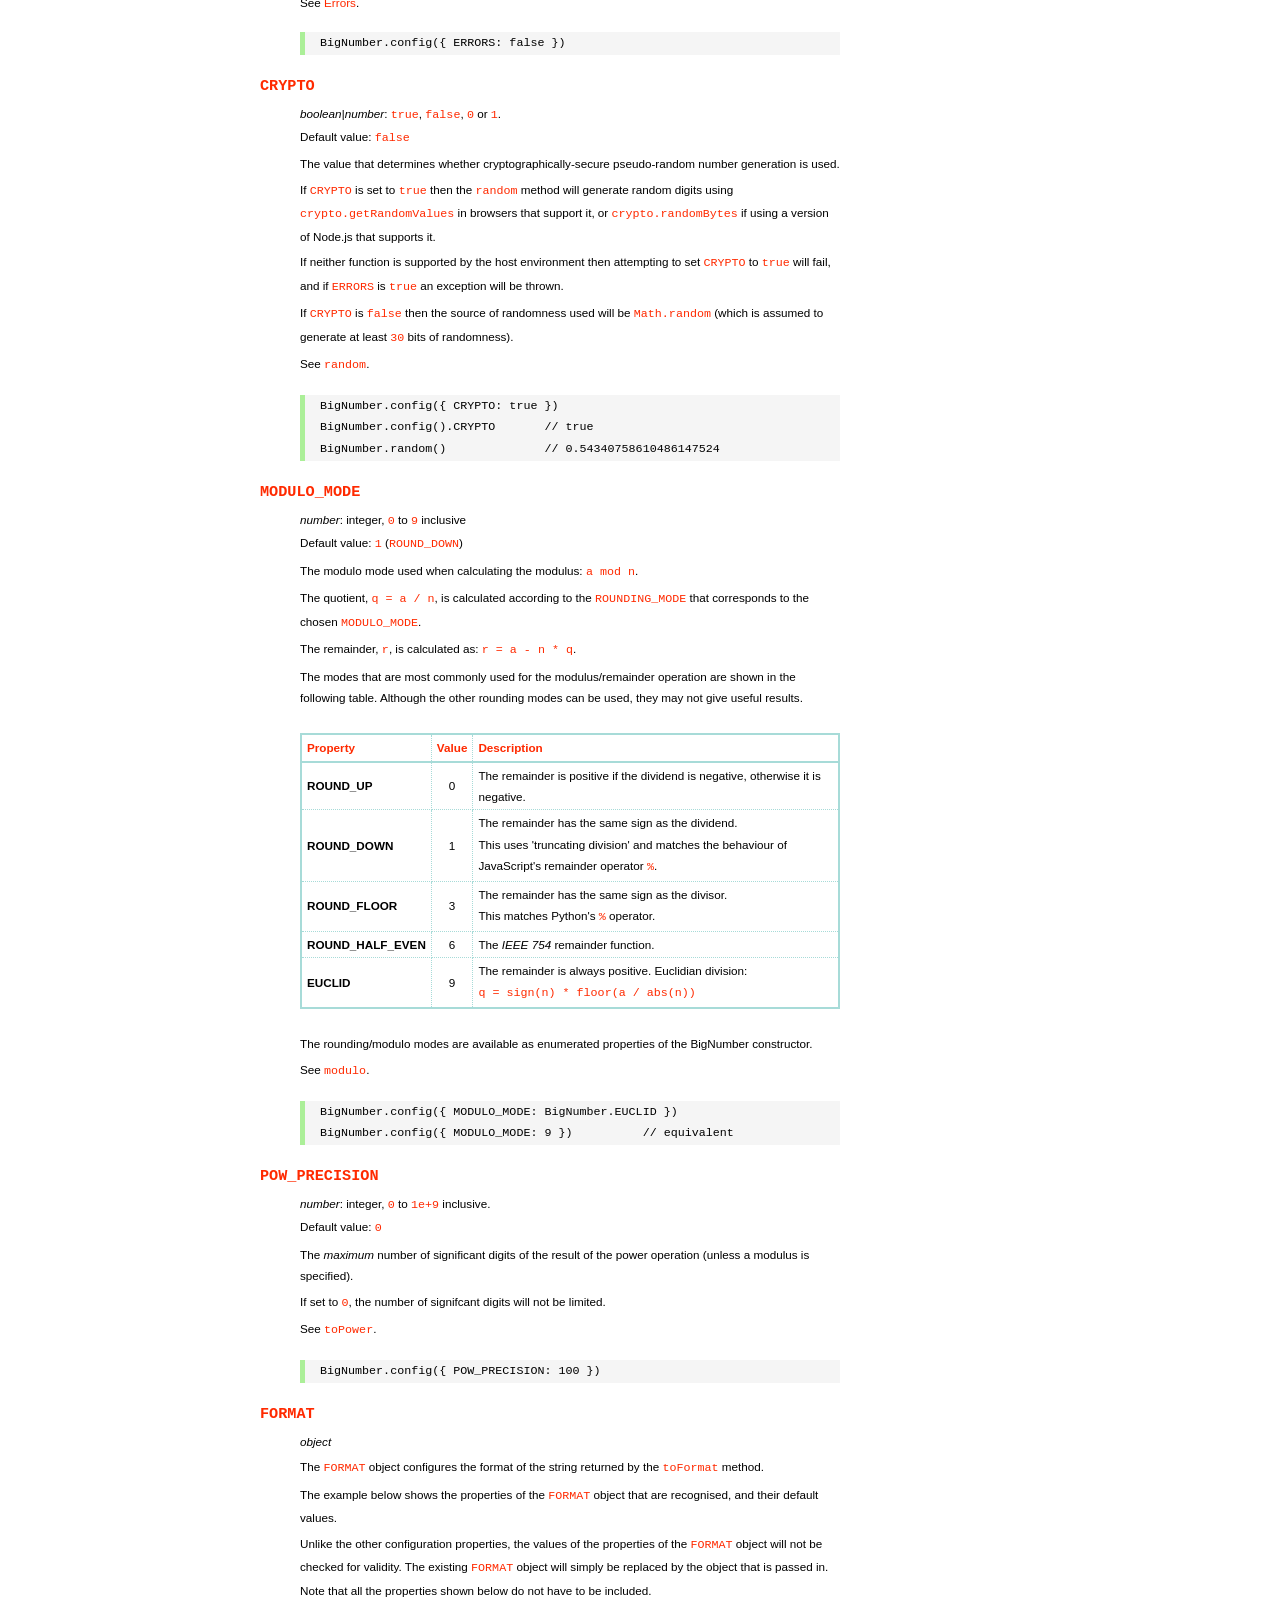
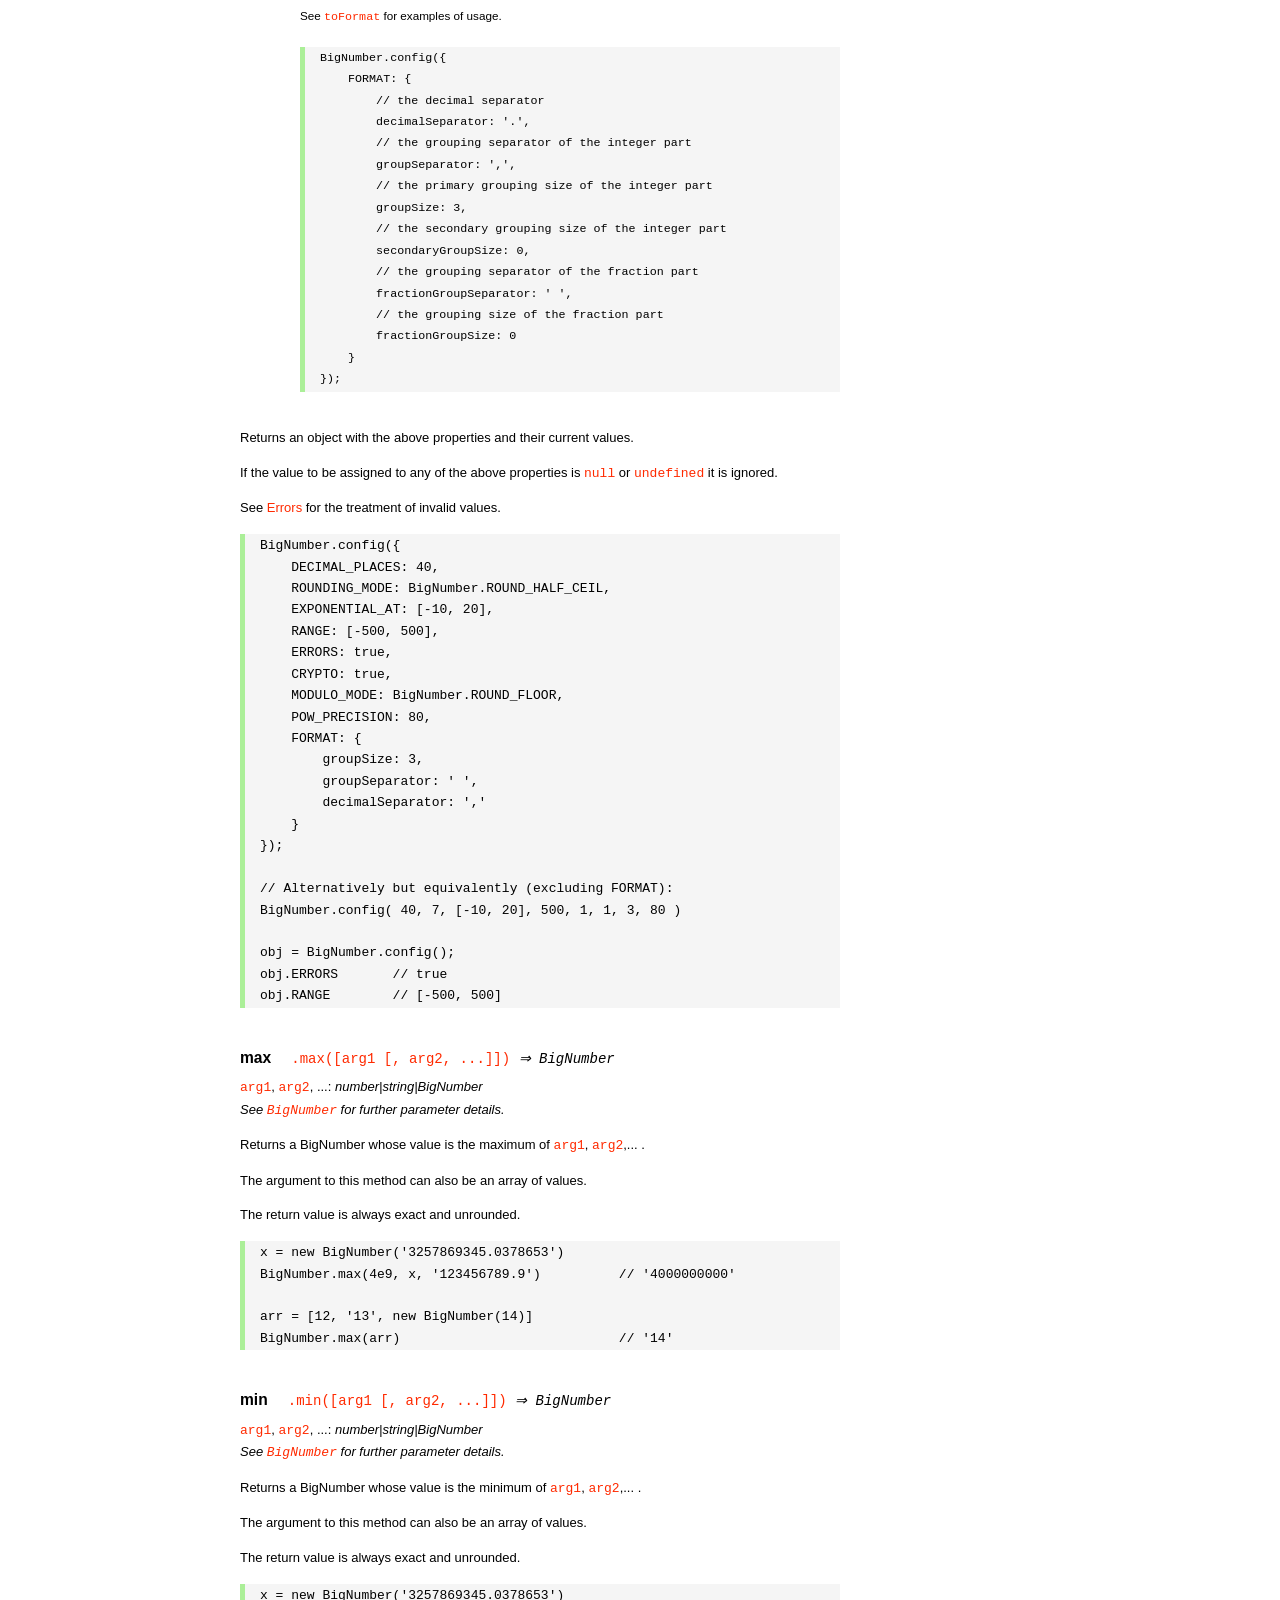
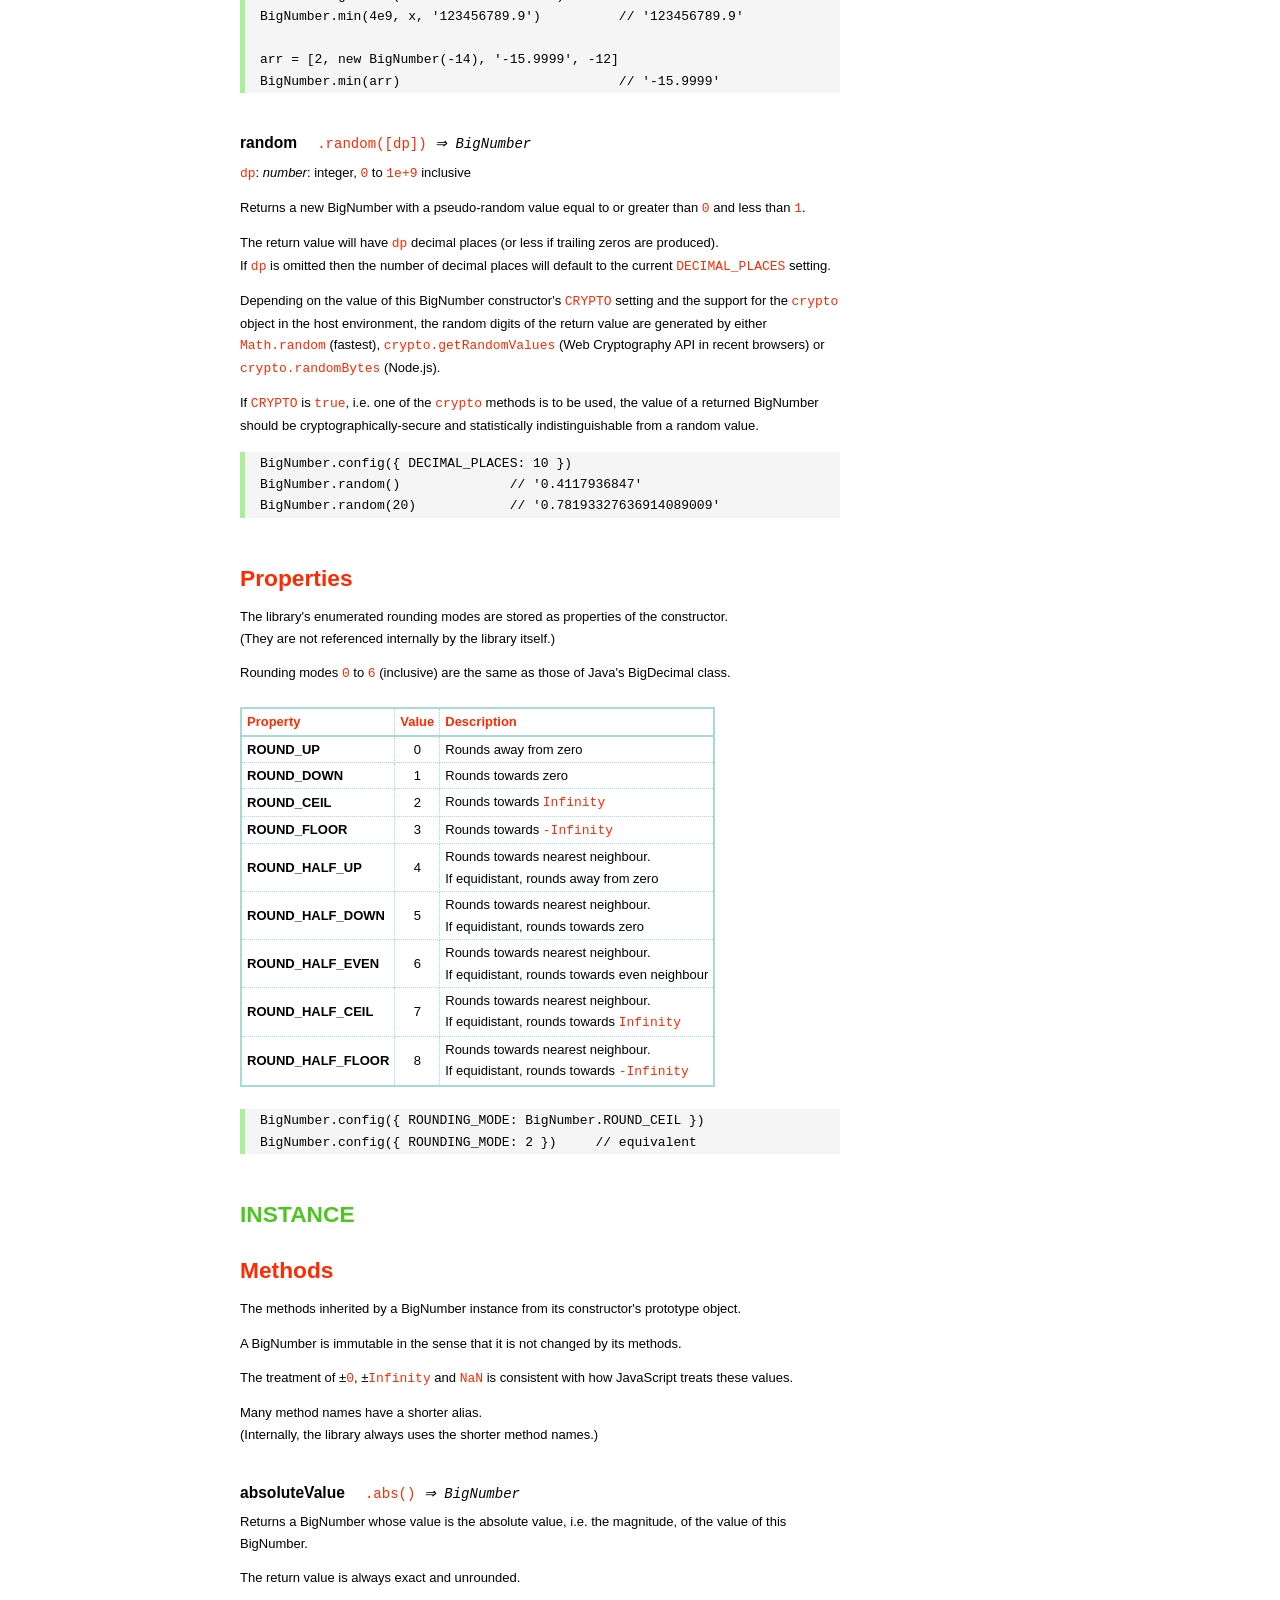
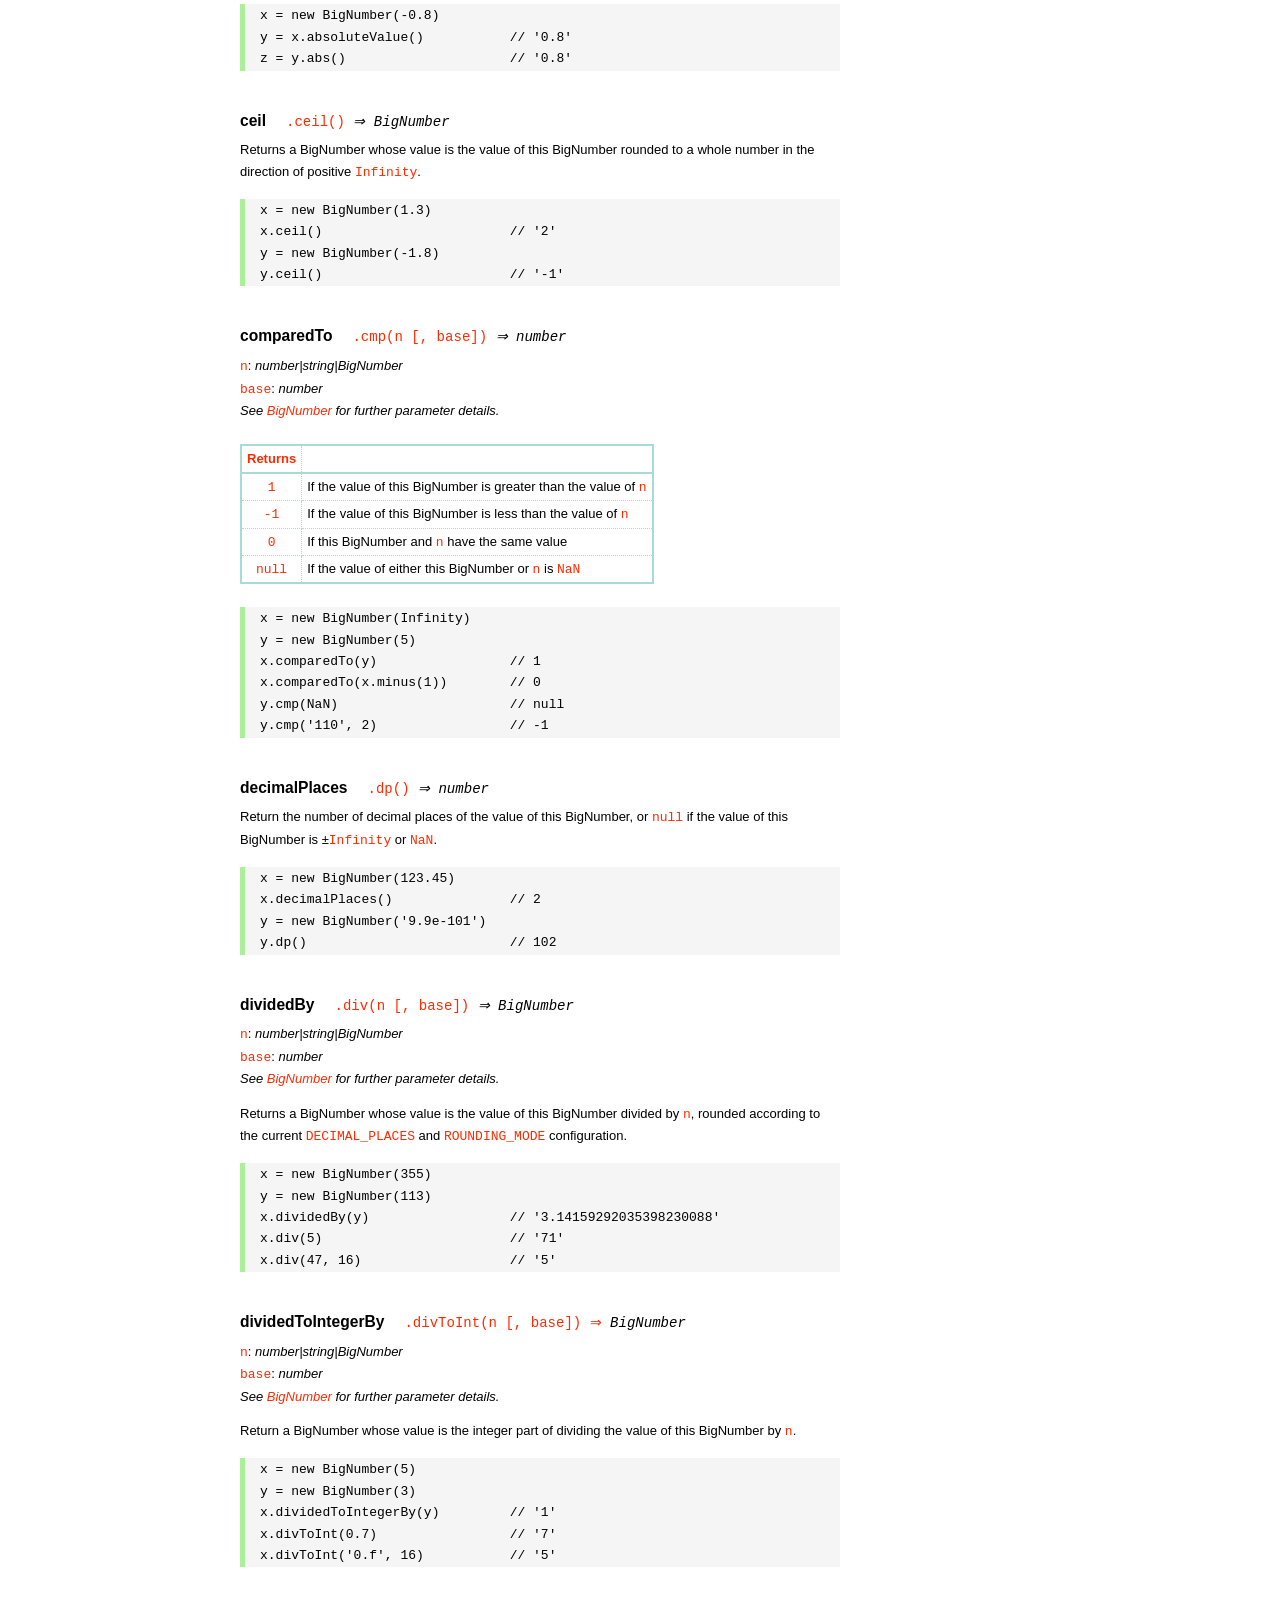
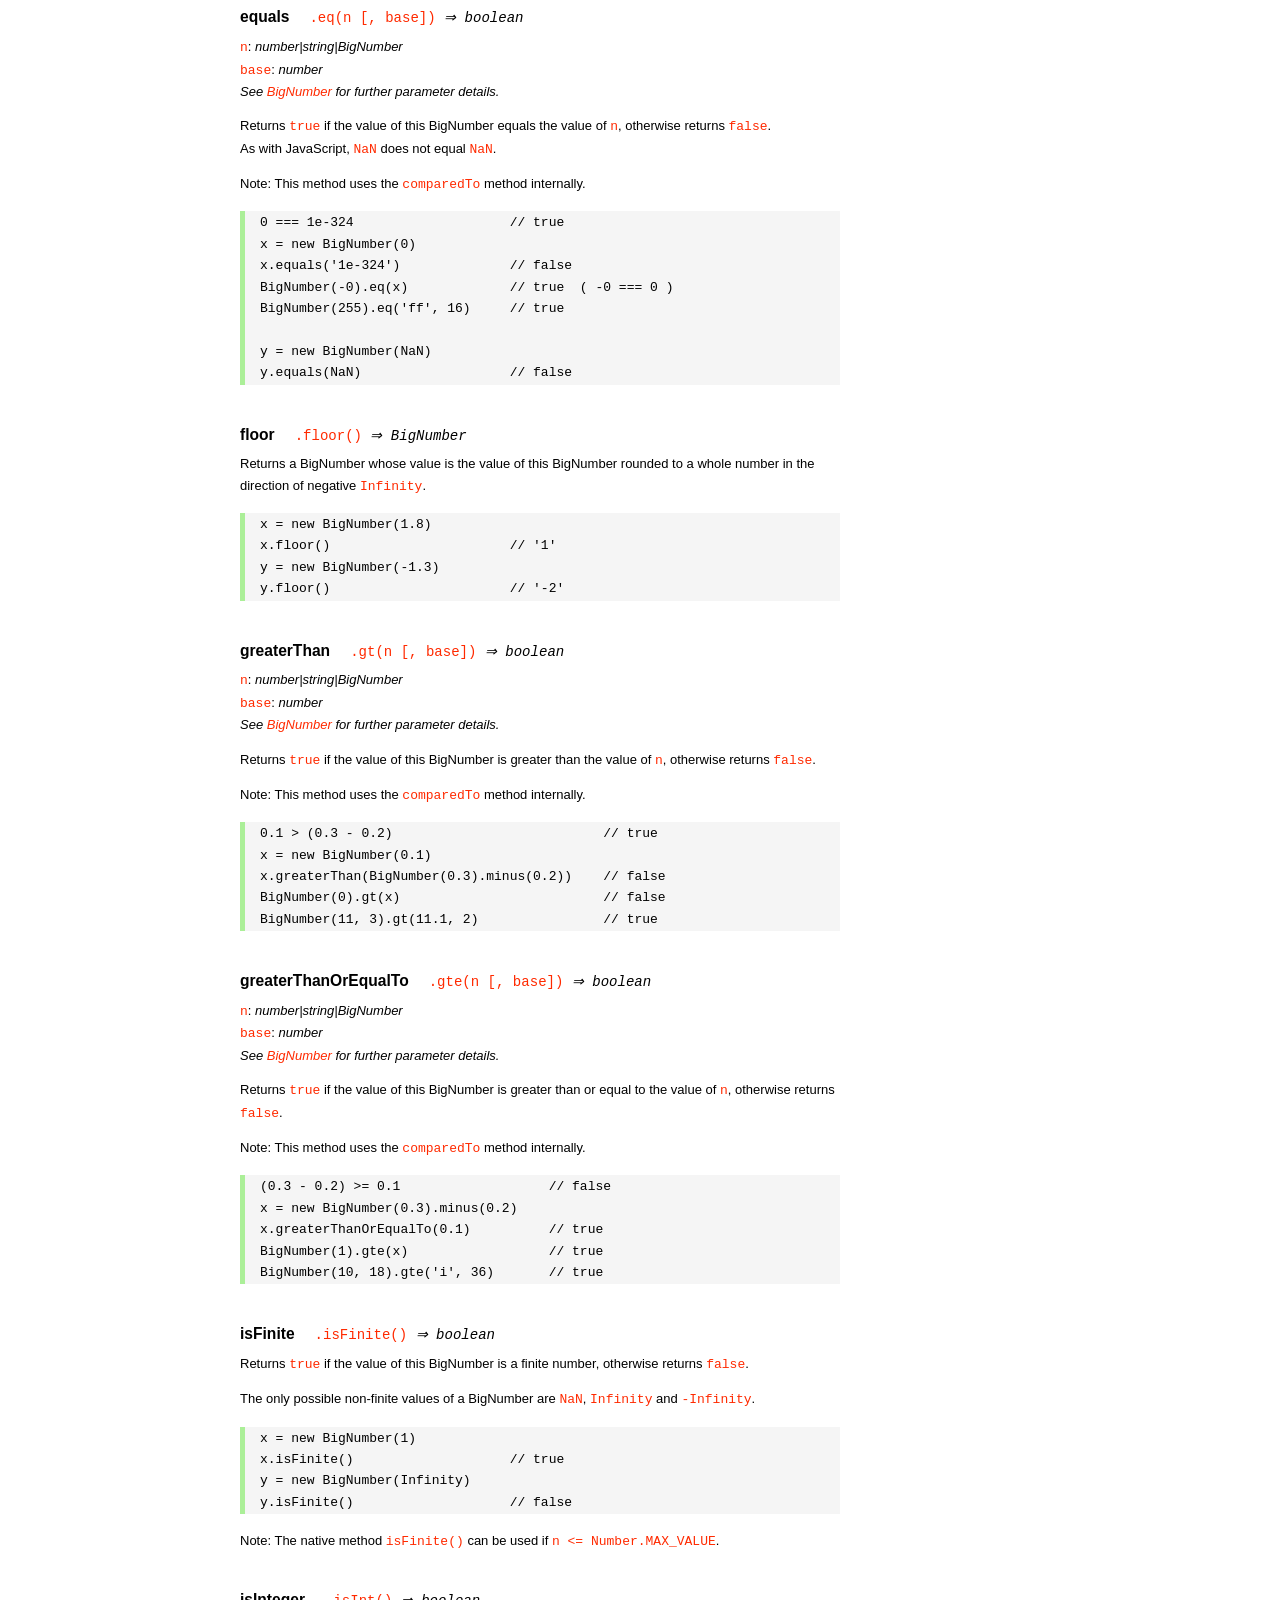
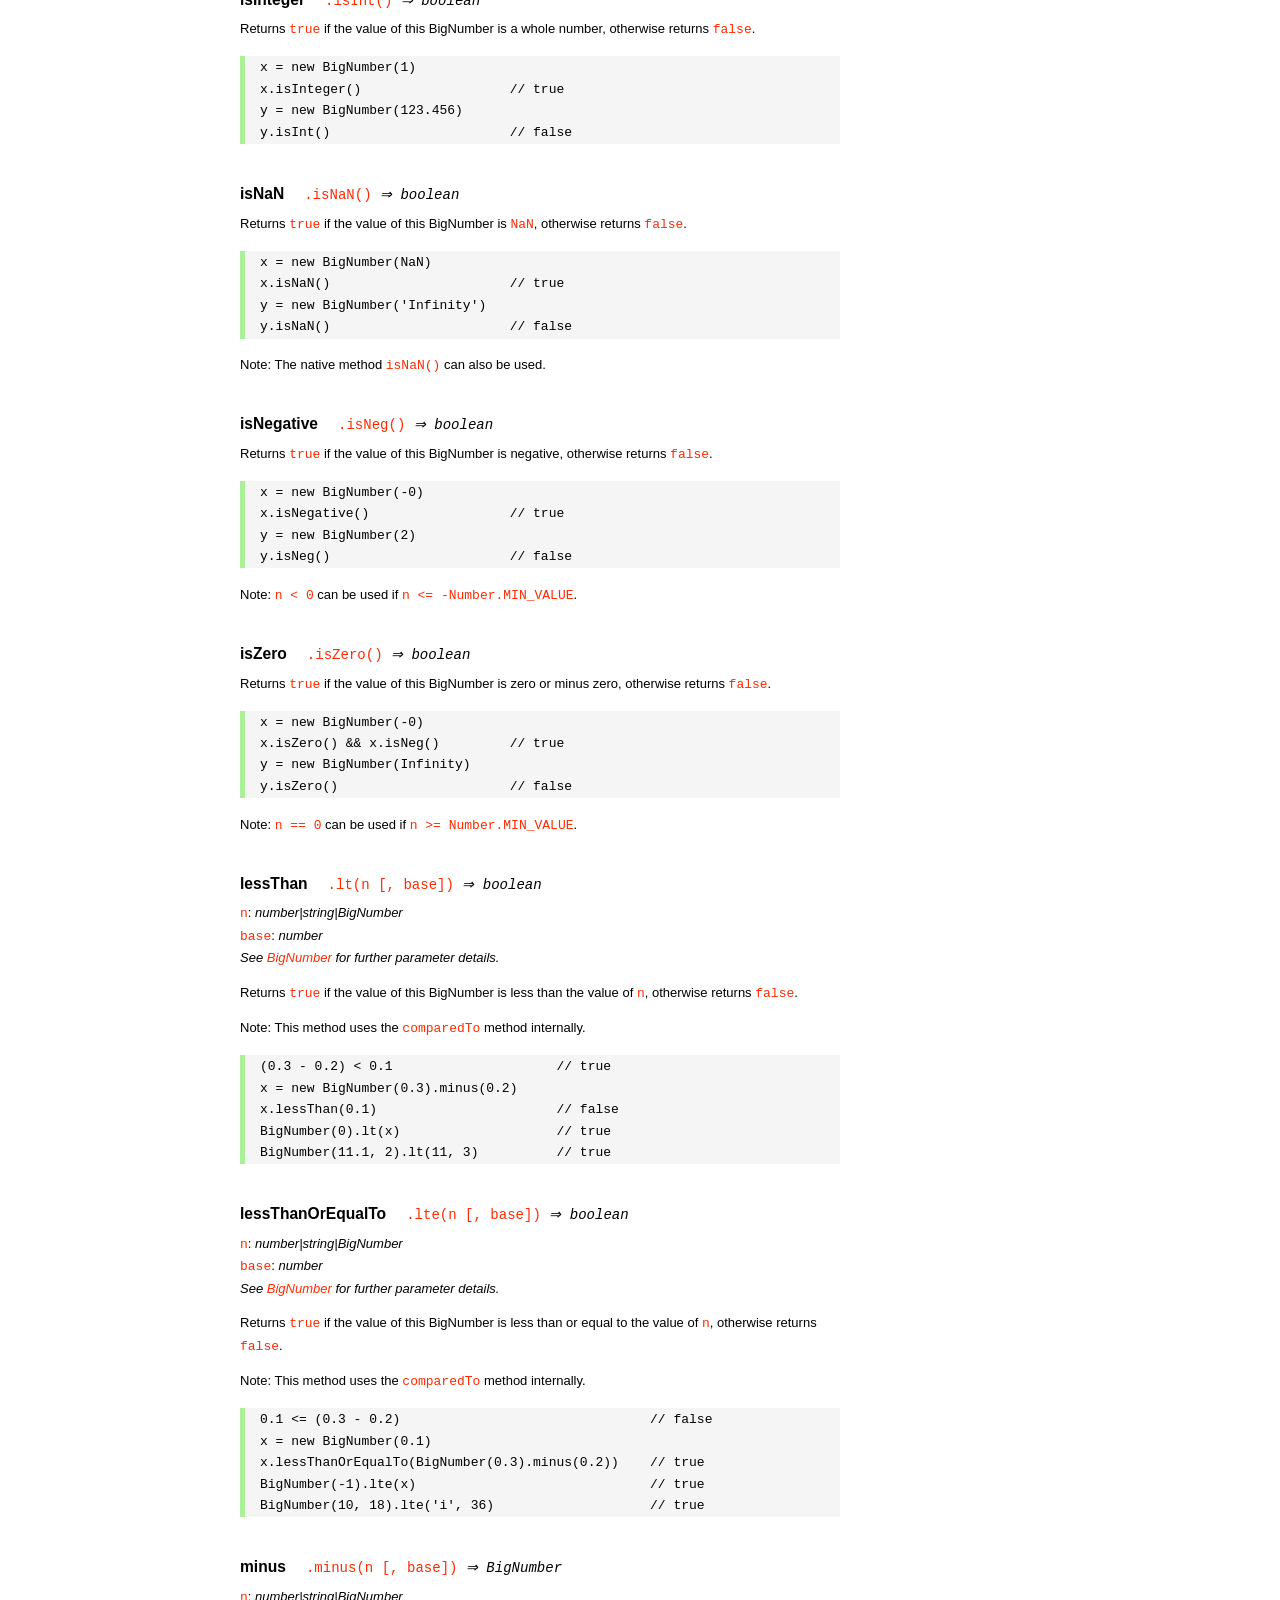
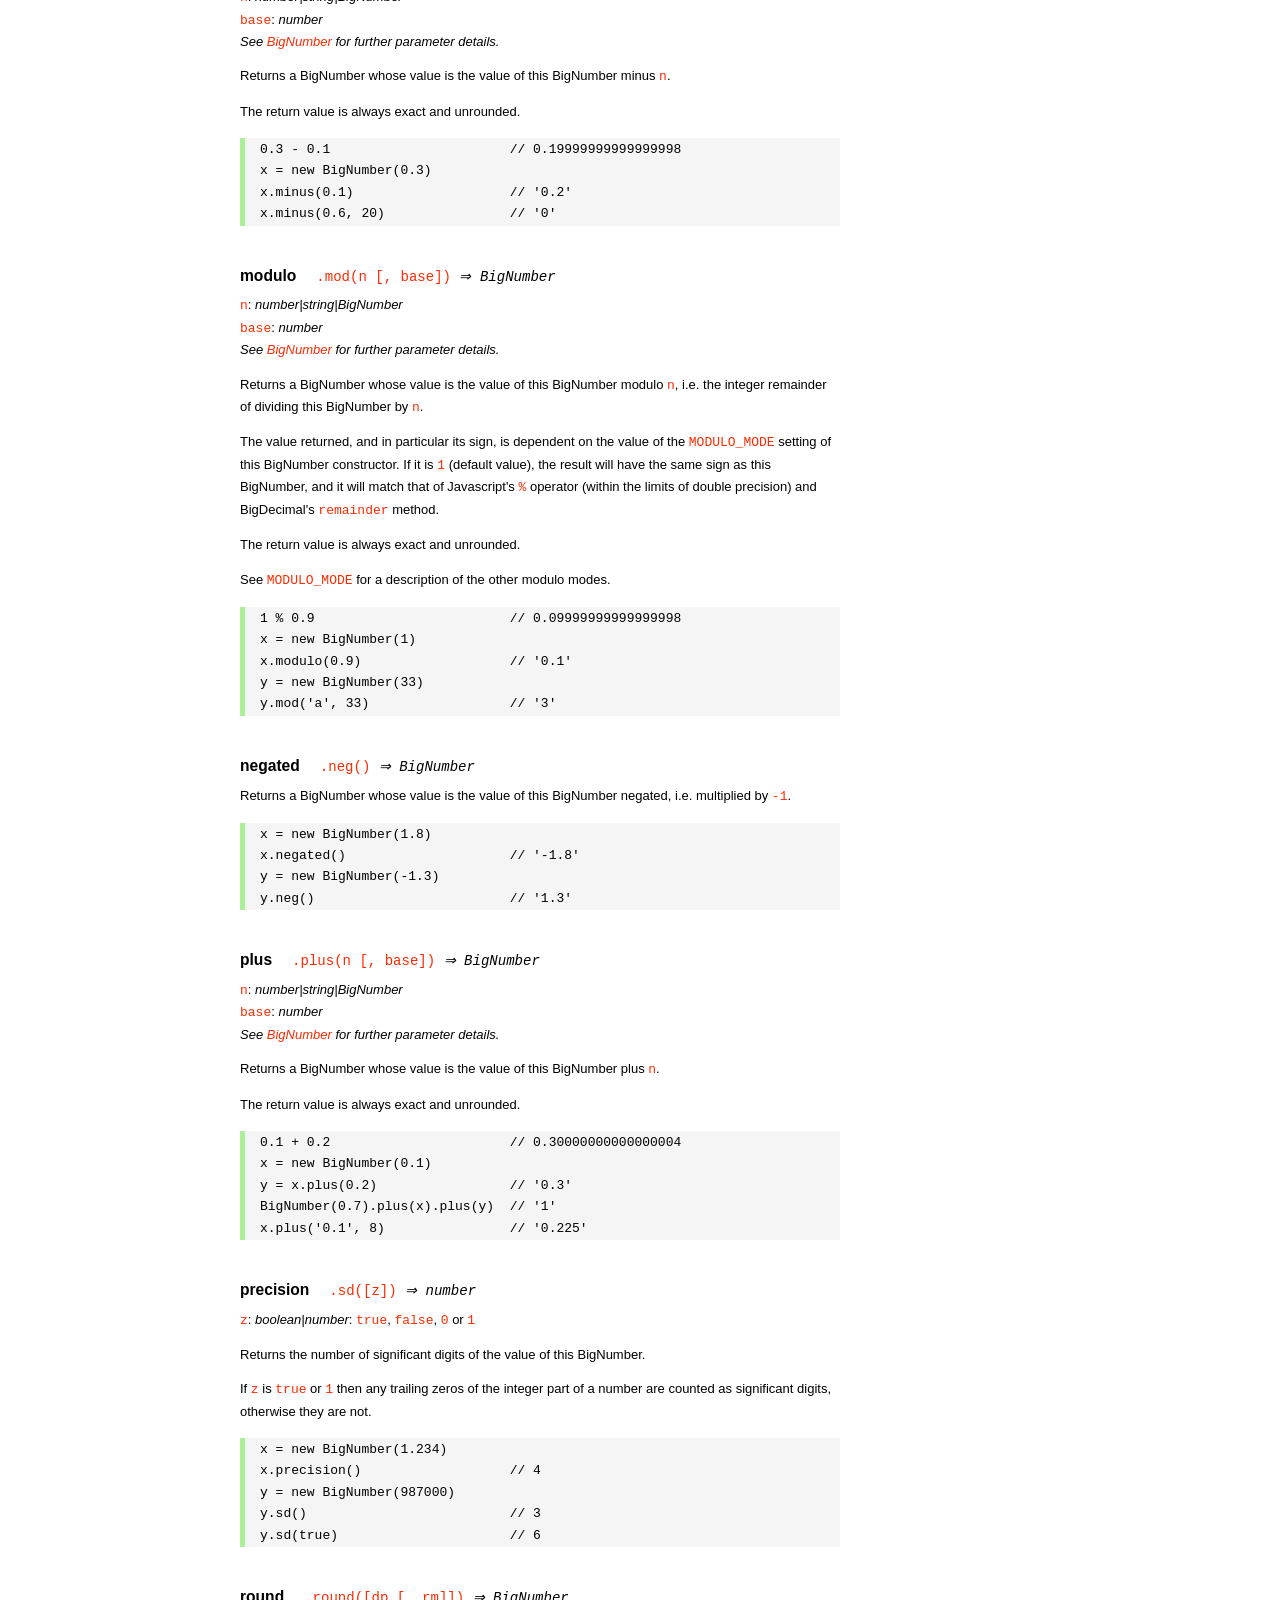
<file: node_modules/mysql/node_modules/bignumber.js/doc/API.html>
<!DOCTYPE HTML>
<html>
<head>
<meta charset="utf-8">
<meta http-equiv="X-UA-Compatible" content="IE=edge">
<meta name="Author" content="M Mclaughlin">
<title>bignumber.js API</title>
<style>
html{font-size:100%}
body{background:#fff;font-family:"Helvetica Neue",Helvetica,Arial,sans-serif;font-size:13px;
  line-height:1.65em;min-height:100%;margin:0}
body,i{color:#000}
.nav{background:#fff;position:fixed;top:0;bottom:0;left:0;width:200px;overflow-y:auto;
  padding:15px 0 30px 15px}
div.container{width:600px;margin:50px 0 50px 240px}
p{margin:0 0 1em;width:600px}
pre,ul{margin:1em 0}
h1,h2,h3,h4,h5{margin:0;padding:1.5em 0 0}
h1,h2{padding:.75em 0}
h1{font:400 3em Verdana,sans-serif;color:#000;margin-bottom:1em}
h2{font-size:2.25em;color:#ff2a00}
h3{font-size:1.75em;color:#4dc71f}
h4{font-size:1.75em;color:#ff2a00;padding-bottom:.75em}
h5{font-size:1.2em;margin-bottom:.4em}
h6{font-size:1.1em;margin-bottom:0.8em;padding:0.5em 0}
dd{padding-top:.35em}
dt{padding-top:.5em}
b{font-weight:700}
dt b{font-size:1.3em}
a,a:visited{color:#ff2a00;text-decoration:none}
a:active,a:hover{outline:0;text-decoration:underline}
.nav a,.nav b,.nav a:visited{display:block;color:#ff2a00;font-weight:700; margin-top:15px}
.nav b{color:#4dc71f;margin-top:20px;cursor:default;width:auto}
ul{list-style-type:none;padding:0 0 0 20px}
.nav ul{line-height:14px;padding-left:0;margin:5px 0 0}
.nav ul a,.nav ul a:visited,span{display:inline;color:#000;font-family:Verdana,Geneva,sans-serif;
  font-size:11px;font-weight:400;margin:0}
.inset,ul.inset{margin-left:20px}
.inset{font-size:.9em}
.nav li{width:auto;margin:0 0 3px}
.alias{font-style:italic;margin-left:20px}
table{border-collapse:collapse;border-spacing:0;border:2px solid #a7dbd8;margin:1.75em 0;padding:0}
td,th{text-align:left;margin:0;padding:2px 5px;border:1px dotted #a7dbd8}
th{border-top:2px solid #a7dbd8;border-bottom:2px solid #a7dbd8;color:#ff2a00}
code,pre{font-family:Consolas, monaco, monospace;font-weight:400}
pre{background:#f5f5f5;white-space:pre-wrap;word-wrap:break-word;border-left:5px solid #abef98;
  padding:1px 0 1px 15px;margin:1.2em 0}
code,.nav-title{color:#ff2a00}
.end{margin-bottom:25px}
.centre{text-align:center}
.error-table{font-size:13px;width:100%}
#faq{margin:3em 0 0}
li span{float:right;margin-right:10px;color:#c0c0c0}
#js{font:inherit;color:#4dc71f}
</style>
</head>
<body>

  <div class="nav">

    <a class='nav-title' href="#">API</a>

    <b> CONSTRUCTOR </b>
    <ul>
      <li><a href="#bignumber">BigNumber</a></li>
    </ul>

    <a href="#methods">Methods</a>
    <ul>
      <li><a href="#another">another</a></li>
      <li><a href="#config" >config</a></li>
      <li>
        <ul class="inset">
          <li><a href="#decimal-places">DECIMAL_PLACES</a></li>
          <li><a href="#rounding-mode" >ROUNDING_MODE</a></li>
          <li><a href="#exponential-at">EXPONENTIAL_AT</a></li>
          <li><a href="#range"         >RANGE</a></li>
          <li><a href="#errors"        >ERRORS</a></li>
          <li><a href="#crypto"        >CRYPTO</a></li>
          <li><a href="#modulo-mode"   >MODULO_MODE</a></li>
          <li><a href="#pow-precision" >POW_PRECISION</a></li>
          <li><a href="#format"        >FORMAT</a></li>
        </ul>
      </li>
      <li><a href="#max"   >max</a></li>
      <li><a href="#min"   >min</a></li>
      <li><a href="#random">random</a></li>
    </ul>

    <a href="#constructor-properties">Properties</a>
    <ul>
      <li><a href="#round-up"        >ROUND_UP</a></li>
      <li><a href="#round-down"      >ROUND_DOWN</a></li>
      <li><a href="#round-ceil"      >ROUND_CEIL</a></li>
      <li><a href="#round-floor"     >ROUND_FLOOR</a></li>
      <li><a href="#round-half-up"   >ROUND_HALF_UP</a></li>
      <li><a href="#round-half-down" >ROUND_HALF_DOWN</a></li>
      <li><a href="#round-half-even" >ROUND_HALF_EVEN</a></li>
      <li><a href="#round-half-ceil" >ROUND_HALF_CEIL</a></li>
      <li><a href="#round-half-floor">ROUND_HALF_FLOOR</a></li>
    </ul>

    <b> INSTANCE </b>

    <a href="#prototype-methods">Methods</a>
    <ul>
      <li><a href="#abs"    >absoluteValue       </a><span>abs</span>     </li>
      <li><a href="#ceil"   >ceil                </a>                     </li>
      <li><a href="#cmp"    >comparedTo          </a><span>cmp</span>     </li>
      <li><a href="#dp"     >decimalPlaces       </a><span>dp</span>      </li>
      <li><a href="#div"    >dividedBy           </a><span>div</span>     </li>
      <li><a href="#divInt" >dividedToIntegerBy  </a><span>divToInt</span></li>
      <li><a href="#eq"     >equals              </a><span>eq</span>      </li>
      <li><a href="#floor"  >floor               </a>                     </li>
      <li><a href="#gt"     >greaterThan         </a><span>gt</span>      </li>
      <li><a href="#gte"    >greaterThanOrEqualTo</a><span>gte</span>     </li>
      <li><a href="#isF"    >isFinite            </a>                     </li>
      <li><a href="#isInt"  >isInteger           </a><span>isInt</span>   </li>
      <li><a href="#isNaN"  >isNaN               </a>                     </li>
      <li><a href="#isNeg"  >isNegative          </a><span>isNeg</span>   </li>
      <li><a href="#isZ"    >isZero              </a>                     </li>
      <li><a href="#lt"     >lessThan            </a><span>lt</span>      </li>
      <li><a href="#lte"    >lessThanOrEqualTo   </a><span>lte</span>     </li>
      <li><a href="#minus"  >minus               </a><span>sub</span>     </li>
      <li><a href="#mod"    >modulo              </a><span>mod</span>     </li>
      <li><a href="#neg"    >negated             </a><span>neg</span>     </li>
      <li><a href="#plus"   >plus                </a><span>add</span>     </li>
      <li><a href="#sd"     >precision           </a><span>sd</span>      </li>
      <li><a href="#round"  >round               </a>                     </li>
      <li><a href="#shift"  >shift               </a>                     </li>
      <li><a href="#sqrt"   >squareRoot          </a><span>sqrt</span>    </li>
      <li><a href="#times"  >times               </a><span>mul</span>     </li>
      <li><a href="#toD"    >toDigits            </a>                     </li>
      <li><a href="#toE"    >toExponential       </a>                     </li>
      <li><a href="#toFix"  >toFixed             </a>                     </li>
      <li><a href="#toFor"  >toFormat            </a>                     </li>
      <li><a href="#toFr"   >toFraction          </a>                     </li>
      <li><a href="#toJSON" >toJSON              </a>                     </li>
      <li><a href="#toN"    >toNumber            </a>                     </li>
      <li><a href="#pow"    >toPower             </a><span>pow</span>     </li>
      <li><a href="#toP"    >toPrecision         </a>                     </li>
      <li><a href="#toS"    >toString            </a>                     </li>
      <li><a href="#trunc"  >truncated           </a><span>trunc</span>   </li>
      <li><a href="#valueOf">valueOf             </a>                     </li>
    </ul>

    <a href="#instance-properties">Properties</a>
    <ul>
      <li><a href="#coefficient">c: coefficient</a></li>
      <li><a href="#exponent"   >e: exponent</a></li>
      <li><a href="#sign"       >s: sign</a></li>
      <li><a href="#isbig"      >isBigNumber</a></li>
    </ul>

    <a href="#zero-nan-infinity">Zero, NaN &amp; Infinity</a>
    <a href="#Errors">Errors</a>
    <a class='end' href="#faq">FAQ</a>

  </div>

  <div class="container">

    <h1>bignumber<span id='js'>.js</span></h1>

    <p>A JavaScript library for arbitrary-precision arithmetic.</p>
    <p><a href="https://github.com/MikeMcl/bignumber.js">Hosted on GitHub</a>. </p>

    <h2>API</h2>

    <p>
      See the <a href='https://github.com/MikeMcl/bignumber.js'>README</a> on GitHub for a
      quick-start introduction.
    </p>
    <p>
      In all examples below, <code>var</code> and semicolons are not shown, and if a commented-out
      value is in quotes it means <code>toString</code> has been called on the preceding expression.
    </p>


    <h3>CONSTRUCTOR</h3>

    <h5 id="bignumber">
      BigNumber<code class='inset'>BigNumber(value [, base]) <i>&rArr; BigNumber</i></code>
    </h5>
    <dl>
      <dt><code>value</code></dt>
      <dd>
        <i>number|string|BigNumber</i>: see <a href='#range'>RANGE</a> for
        range.
      </dd>
      <dd>
        A numeric value.
      </dd>
      <dd>
        Legitimate values include &plusmn;<code>0</code>, &plusmn;<code>Infinity</code> and
        <code>NaN</code>.
      </dd>
      <dd>
        Values of type <em>number</em> with more than <code>15</code> significant digits are
        considered invalid (if <a href='#errors'><code>ERRORS</code></a> is true) as calling
        <code><a href='#toS'>toString</a></code> or <code><a href='#valueOf'>valueOf</a></code> on
        such numbers may not result in the intended value.
        <pre>console.log( 823456789123456.3 );    // 823456789123456.2</pre>
      </dd>
      <dd>
        There is no limit to the number of digits of a value of type <em>string</em> (other than
        that of JavaScript's maximum array size).
      </dd>
      <dd>
        Decimal string values may be in exponential, as well as normal (fixed-point) notation.
        Non-decimal values must be in normal notation.
      </dd>
      <dd>
        String values in hexadecimal literal form, e.g. <code>'0xff'</code>, are valid, as are
        string values with the octal and binary prefixs <code>'0o'</code> and <code>'0b'</code>.
        String values in octal literal form without the prefix will be interpreted as
        decimals, e.g. <code>'011'</code> is interpreted as 11, not 9.
      </dd>
      <dd>Values in any base may have fraction digits.</dd>
      <dd>
        For bases from <code>10</code> to <code>36</code>, lower and/or upper case letters can be
        used to represent values from <code>10</code> to <code>35</code>.
      </dd>
      <dd>
        For bases above 36, <code>a-z</code> represents values from <code>10</code> to
        <code>35</code>, <code>A-Z</code> from <code>36</code> to <code>61</code>, and
        <code>$</code> and <code>_</code> represent <code>62</code> and <code>63</code> respectively
        <i>(this can be changed by editing the <code>ALPHABET</code> variable near the top of the
        source file)</i>.
      </dd>
    </dl>
    <dl>
      <dt><code>base</code></dt>
      <dd>
        <i>number</i>: integer, <code>2</code> to <code>64</code> inclusive
      </dd>
      <dd>The base of <code>value</code>.</dd>
      <dd>
        If <code>base</code> is omitted, or is <code>null</code> or <code>undefined</code>, base
        <code>10</code> is assumed.
      </dd>
    </dl>
    <br />
    <p>Returns a new instance of a BigNumber object.</p>
    <p>
      If a base is specified, the value is rounded according to
      the current <a href='#decimal-places'><code>DECIMAL_PLACES</code></a> and
      <a href='#rounding-mode'><code>ROUNDING_MODE</code></a> configuration.
    </p>
    <p>
      See <a href='#Errors'>Errors</a> for the treatment of an invalid <code>value</code> or
      <code>base</code>.
    </p>
    <pre>
x = new BigNumber(9)                       // '9'
y = new BigNumber(x)                       // '9'

// 'new' is optional if ERRORS is false
BigNumber(435.345)                         // '435.345'

new BigNumber('5032485723458348569331745.33434346346912144534543')
new BigNumber('4.321e+4')                  // '43210'
new BigNumber('-735.0918e-430')            // '-7.350918e-428'
new BigNumber(Infinity)                    // 'Infinity'
new BigNumber(NaN)                         // 'NaN'
new BigNumber('.5')                        // '0.5'
new BigNumber('+2')                        // '2'
new BigNumber(-10110100.1, 2)              // '-180.5'
new BigNumber(-0b10110100.1)               // '-180.5'
new BigNumber('123412421.234324', 5)       // '607236.557696'
new BigNumber('ff.8', 16)                  // '255.5'
new BigNumber('0xff.8')                    // '255.5'</pre>
    <p>
      The following throws <code>'not a base 2 number'</code> if
      <a href='#errors'><code>ERRORS</code></a> is true, otherwise it returns a BigNumber with value
      <code>NaN</code>.
    </p>
    <pre>new BigNumber(9, 2)</pre>
    <p>
      The following throws <code>'number type has more than 15 significant digits'</code> if
      <a href='#errors'><code>ERRORS</code></a> is true, otherwise it returns a BigNumber with value
      <code>96517860459076820</code>.
    </p>
    <pre>new BigNumber(96517860459076817.4395)</pre>
    <p>
      The following throws <code>'not a number'</code> if <a href='#errors'><code>ERRORS</code></a>
      is true, otherwise it returns a BigNumber with value <code>NaN</code>.
    </p>
    <pre>new BigNumber('blurgh')</pre>
    <p>
      A value is only rounded by the constructor if a base is specified.
    </p>
    <pre>BigNumber.config({ DECIMAL_PLACES: 5 })
new BigNumber(1.23456789)                  // '1.23456789'
new BigNumber(1.23456789, 10)              // '1.23457'</pre>



    <h4 id="methods">Methods</h4>
     <p>The static methods of a BigNumber constructor.</p>




    <h5 id="another">
       another<code class='inset'>.another([obj]) <i>&rArr; BigNumber constructor</i></code>
    </h5>
    <p><code>obj</code>: <i>object</i></p>
    <p>
      Returns a new independent BigNumber constructor with configuration as described by
      <code>obj</code> (see <a href='#config'><code>config</code></a>), or with the default
      configuration if <code>obj</code> is <code>null</code> or <code>undefined</code>.
    </p>
    <pre>BigNumber.config({ DECIMAL_PLACES: 5 })
BN = BigNumber.another({ DECIMAL_PLACES: 9 })

x = new BigNumber(1)
y = new BN(1)

x.div(3)                        // 0.33333
y.div(3)                        // 0.333333333

// BN = BigNumber.another({ DECIMAL_PLACES: 9 }) is equivalent to:
BN = BigNumber.another()
BN.config({ DECIMAL_PLACES: 9 })</pre>



    <h5 id="config">config<code class='inset'>set([obj]) <i>&rArr; object</i></code></h5>
    <p>
      <code>obj</code>: <i>object</i>: an object that contains some or all of the following
      properties.
    </p>
    <p>Configures the settings for this particular BigNumber constructor.</p>
    <p><i>Note: the configuration can also be supplied as an argument list, see below.</i></p>
    <dl class='inset'>
      <dt id="decimal-places"><code><b>DECIMAL_PLACES</b></code></dt>
      <dd>
        <i>number</i>: integer, <code>0</code> to <code>1e+9</code> inclusive<br />
        Default value: <code>20</code>
      </dd>
      <dd>
        The <u>maximum</u> number of decimal places of the results of operations involving
        division, i.e. division, square root and base conversion operations, and power
        operations with negative exponents.<br />
      </dd>
      <dd>
      <pre>BigNumber.config({ DECIMAL_PLACES: 5 })
BigNumber.set({ DECIMAL_PLACES: 5 })    // equivalent
BigNumber.config(5)    // equivalent</pre>
      </dd>



      <dt id="rounding-mode"><code><b>ROUNDING_MODE</b></code></dt>
      <dd>
        <i>number</i>: integer, <code>0</code> to <code>8</code> inclusive<br />
        Default value: <code>4</code> <a href="#round-half-up">(<code>ROUND_HALF_UP</code>)</a>
      </dd>
      <dd>
        The rounding mode used in the above operations and the default rounding mode of
        <a href='#round'><code>round</code></a>,
        <a href='#toE'><code>toExponential</code></a>,
        <a href='#toFix'><code>toFixed</code></a>,
        <a href='#toFor'><code>toFormat</code></a> and
        <a href='#toP'><code>toPrecision</code></a>.
      </dd>
      <dd>The modes are available as enumerated properties of the BigNumber constructor.</dd>
       <dd>
      <pre>BigNumber.config({ ROUNDING_MODE: 0 })
BigNumber.config(null, BigNumber.ROUND_UP)    // equivalent</pre>
        </dd>



      <dt id="exponential-at"><code><b>EXPONENTIAL_AT</b></code></dt>
      <dd>
        <i>number</i>: integer, magnitude <code>0</code> to <code>1e+9</code> inclusive, or
        <br />
        <i>number</i>[]: [ integer <code>-1e+9</code> to <code>0</code> inclusive, integer
        <code>0</code> to <code>1e+9</code> inclusive ]<br />
        Default value: <code>[-7, 20]</code>
      </dd>
      <dd>
        The exponent value(s) at which <code>toString</code> returns exponential notation.
      </dd>
      <dd>
        If a single number is assigned, the value is the exponent magnitude.<br />
        If an array of two numbers is assigned then the first number is the negative exponent
        value at and beneath which exponential notation is used, and the second number is the
        positive exponent value at and above which the same.
      </dd>
      <dd>
        For example, to emulate JavaScript numbers in terms of the exponent values at which they
        begin to use exponential notation, use <code>[-7, 20]</code>.
      </dd>
      <dd>
      <pre>BigNumber.config({ EXPONENTIAL_AT: 2 })
new BigNumber(12.3)         // '12.3'        e is only 1
new BigNumber(123)          // '1.23e+2'
new BigNumber(0.123)        // '0.123'       e is only -1
new BigNumber(0.0123)       // '1.23e-2'

BigNumber.config({ EXPONENTIAL_AT: [-7, 20] })
new BigNumber(123456789)    // '123456789'   e is only 8
new BigNumber(0.000000123)  // '1.23e-7'

// Almost never return exponential notation:
BigNumber.config({ EXPONENTIAL_AT: 1e+9 })

// Always return exponential notation:
BigNumber.config({ EXPONENTIAL_AT: 0 })</pre>
      </dd>
      <dd>
        Regardless of the value of <code>EXPONENTIAL_AT</code>, the <code>toFixed</code> method
        will always return a value in normal notation and the <code>toExponential</code> method
        will always return a value in exponential form.
      </dd>
      <dd>
        Calling <code>toString</code> with a base argument, e.g. <code>toString(10)</code>, will
        also always return normal notation.
      </dd>



      <dt id="range"><code><b>RANGE</b></code></dt>
      <dd>
        <i>number</i>: integer, magnitude <code>1</code> to <code>1e+9</code> inclusive, or
        <br />
        <i>number</i>[]: [ integer <code>-1e+9</code> to <code>-1</code> inclusive, integer
        <code>1</code> to <code>1e+9</code> inclusive ]<br />
        Default value: <code>[-1e+9, 1e+9]</code>
      </dd>
      <dd>
        The exponent value(s) beyond which overflow to <code>Infinity</code> and underflow to
        zero occurs.
      </dd>
      <dd>
        If a single number is assigned, it is the maximum exponent magnitude: values wth a
        positive exponent of greater magnitude become <code>Infinity</code> and those with a
        negative exponent of greater magnitude become zero.
      <dd>
        If an array of two numbers is assigned then the first number is the negative exponent
        limit and the second number is the positive exponent limit.
      </dd>
      <dd>
        For example, to emulate JavaScript numbers in terms of the exponent values at which they
        become zero and <code>Infinity</code>, use <code>[-324, 308]</code>.
      </dd>
      <dd>
      <pre>BigNumber.config({ RANGE: 500 })
BigNumber.config().RANGE     // [ -500, 500 ]
new BigNumber('9.999e499')   // '9.999e+499'
new BigNumber('1e500')       // 'Infinity'
new BigNumber('1e-499')      // '1e-499'
new BigNumber('1e-500')      // '0'

BigNumber.config({ RANGE: [-3, 4] })
new BigNumber(99999)         // '99999'      e is only 4
new BigNumber(100000)        // 'Infinity'   e is 5
new BigNumber(0.001)         // '0.01'       e is only -3
new BigNumber(0.0001)        // '0'          e is -4</pre>
      </dd>
      <dd>
        The largest possible magnitude of a finite BigNumber is
        <code>9.999...e+1000000000</code>.<br />
        The smallest possible magnitude of a non-zero BigNumber is <code>1e-1000000000</code>.
      </dd>



      <dt id="errors"><code><b>ERRORS</b></code></dt>
      <dd>
        <i>boolean|number</i>: <code>true</code>, <code>false</code>, <code>0</code> or
        <code>1</code>.<br />
        Default value: <code>true</code>
      </dd>
      <dd>
        The value that determines whether BigNumber Errors are thrown.<br />
        If <code>ERRORS</code> is false, no errors will be thrown.
      </dd>
      <dd>See <a href='#Errors'>Errors</a>.</dd>
      <dd><pre>BigNumber.config({ ERRORS: false })</pre></dd>



      <dt id="crypto"><code><b>CRYPTO</b></code></dt>
      <dd>
        <i>boolean|number</i>: <code>true</code>, <code>false</code>, <code>0</code> or
        <code>1</code>.<br />
        Default value: <code>false</code>
      </dd>
      <dd>
        The value that determines whether cryptographically-secure pseudo-random number
        generation is used.
      </dd>
      <dd>
        If <code>CRYPTO</code> is set to <code>true</code> then the
        <a href='#random'><code>random</code></a> method will generate random digits using
        <code>crypto.getRandomValues</code> in browsers that support it, or
        <code>crypto.randomBytes</code> if using a version of Node.js that supports it.
      </dd>
      <dd>
        If neither function is supported by the host environment then attempting to set
        <code>CRYPTO</code> to <code>true</code> will fail, and if <code>ERRORS</code>
        is <code>true</code> an exception will be thrown.
      </dd>
      <dd>
        If <code>CRYPTO</code> is <code>false</code> then the source of randomness used will be
        <code>Math.random</code> (which is assumed to generate at least <code>30</code> bits of
        randomness).
      </dd>
      <dd>See <a href='#random'><code>random</code></a>.</dd>
      <dd>
      <pre>BigNumber.config({ CRYPTO: true })
BigNumber.config().CRYPTO       // true
BigNumber.random()              // 0.54340758610486147524</pre>
      </dd>



      <dt id="modulo-mode"><code><b>MODULO_MODE</b></code></dt>
      <dd>
        <i>number</i>: integer, <code>0</code> to <code>9</code> inclusive<br />
        Default value: <code>1</code> (<a href="#round-down"><code>ROUND_DOWN</code></a>)
      </dd>
      <dd>The modulo mode used when calculating the modulus: <code>a mod n</code>.</dd>
      <dd>
        The quotient, <code>q = a / n</code>, is calculated according to the
        <a href='#rounding-mode'><code>ROUNDING_MODE</code></a> that corresponds to the chosen
        <code>MODULO_MODE</code>.
      </dd>
      <dd>The remainder, <code>r</code>, is calculated as: <code>r = a - n * q</code>.</dd>
      <dd>
        The modes that are most commonly used for the modulus/remainder operation are shown in
        the following table. Although the other rounding modes can be used, they may not give
        useful results.
      </dd>
      <dd>
        <table>
          <tr><th>Property</th><th>Value</th><th>Description</th></tr>
          <tr>
            <td><b>ROUND_UP</b></td><td class='centre'>0</td>
            <td>
              The remainder is positive if the dividend is negative, otherwise it is negative.
            </td>
          </tr>
          <tr>
            <td><b>ROUND_DOWN</b></td><td class='centre'>1</td>
            <td>
              The remainder has the same sign as the dividend.<br />
              This uses 'truncating division' and matches the behaviour of JavaScript's
              remainder operator <code>%</code>.
            </td>
          </tr>
          <tr>
            <td><b>ROUND_FLOOR</b></td><td class='centre'>3</td>
            <td>
              The remainder has the same sign as the divisor.<br />
              This matches Python's <code>%</code> operator.
            </td>
          </tr>
          <tr>
            <td><b>ROUND_HALF_EVEN</b></td><td class='centre'>6</td>
            <td>The <i>IEEE 754</i> remainder function.</td>
          </tr>
           <tr>
             <td><b>EUCLID</b></td><td class='centre'>9</td>
             <td>
               The remainder is always positive. Euclidian division: <br />
               <code>q = sign(n) * floor(a / abs(n))</code>
             </td>
           </tr>
        </table>
      </dd>
      <dd>
        The rounding/modulo modes are available as enumerated properties of the BigNumber
        constructor.
      </dd>
      <dd>See <a href='#mod'><code>modulo</code></a>.</dd>
      <dd>
        <pre>BigNumber.config({ MODULO_MODE: BigNumber.EUCLID })
BigNumber.config({ MODULO_MODE: 9 })          // equivalent</pre>
      </dd>



      <dt id="pow-precision"><code><b>POW_PRECISION</b></code></dt>
      <dd>
        <i>number</i>: integer, <code>0</code> to <code>1e+9</code> inclusive.<br />
        Default value: <code>0</code>
      </dd>
      <dd>
        The <i>maximum</i> number of significant digits of the result of the power operation
        (unless a modulus is specified).
      </dd>
      <dd>If set to <code>0</code>, the number of signifcant digits will not be limited.</dd>
      <dd>See <a href='#pow'><code>toPower</code></a>.</dd>
      <dd><pre>BigNumber.config({ POW_PRECISION: 100 })</pre></dd>



      <dt id="format"><code><b>FORMAT</b></code></dt>
      <dd><i>object</i></dd>
      <dd>
        The <code>FORMAT</code> object configures the format of the string returned by the
        <a href='#toFor'><code>toFormat</code></a> method.
      </dd>
      <dd>
        The example below shows the properties of the <code>FORMAT</code> object that are
        recognised, and their default values.
      </dd>
      <dd>
         Unlike the other configuration properties, the values of the properties of the
         <code>FORMAT</code> object will not be checked for validity. The existing
         <code>FORMAT</code> object will simply be replaced by the object that is passed in.
         Note that all the properties shown below do not have to be included.
      </dd>
      <dd>See <a href='#toFor'><code>toFormat</code></a> for examples of usage.</dd>
      <dd>
      <pre>
BigNumber.config({
    FORMAT: {
        // the decimal separator
        decimalSeparator: '.',
        // the grouping separator of the integer part
        groupSeparator: ',',
        // the primary grouping size of the integer part
        groupSize: 3,
        // the secondary grouping size of the integer part
        secondaryGroupSize: 0,
        // the grouping separator of the fraction part
        fractionGroupSeparator: ' ',
        // the grouping size of the fraction part
        fractionGroupSize: 0
    }
});</pre>
      </dd>
    </dl>
    <br />
    <p>Returns an object with the above properties and their current values.</p>
    <p>
      If the value to be assigned to any of the above properties is <code>null</code> or
      <code>undefined</code> it is ignored.
    </p>
    <p>See <a href='#Errors'>Errors</a> for the treatment of invalid values.</p>
    <pre>
BigNumber.config({
    DECIMAL_PLACES: 40,
    ROUNDING_MODE: BigNumber.ROUND_HALF_CEIL,
    EXPONENTIAL_AT: [-10, 20],
    RANGE: [-500, 500],
    ERRORS: true,
    CRYPTO: true,
    MODULO_MODE: BigNumber.ROUND_FLOOR,
    POW_PRECISION: 80,
    FORMAT: {
        groupSize: 3,
        groupSeparator: ' ',
        decimalSeparator: ','
    }
});

// Alternatively but equivalently (excluding FORMAT):
BigNumber.config( 40, 7, [-10, 20], 500, 1, 1, 3, 80 )

obj = BigNumber.config();
obj.ERRORS       // true
obj.RANGE        // [-500, 500]</pre>



    <h5 id="max">
      max<code class='inset'>.max([arg1 [, arg2, ...]]) <i>&rArr; BigNumber</i></code>
    </h5>
    <p>
      <code>arg1</code>, <code>arg2</code>, ...: <i>number|string|BigNumber</i><br />
      <i>See <code><a href="#bignumber">BigNumber</a></code> for further parameter details.</i>
    </p>
    <p>
      Returns a BigNumber whose value is the maximum of <code>arg1</code>,
      <code>arg2</code>,... .
    </p>
    <p>The argument to this method can also be an array of values.</p>
    <p>The return value is always exact and unrounded.</p>
    <pre>x = new BigNumber('3257869345.0378653')
BigNumber.max(4e9, x, '123456789.9')          // '4000000000'

arr = [12, '13', new BigNumber(14)]
BigNumber.max(arr)                            // '14'</pre>



    <h5 id="min">
      min<code class='inset'>.min([arg1 [, arg2, ...]]) <i>&rArr; BigNumber</i></code>
    </h5>
    <p>
      <code>arg1</code>, <code>arg2</code>, ...: <i>number|string|BigNumber</i><br />
      <i>See <code><a href="#bignumber">BigNumber</a></code> for further parameter details.</i>
    </p>
    <p>
      Returns a BigNumber whose value is the minimum of <code>arg1</code>,
      <code>arg2</code>,... .
    </p>
    <p>The argument to this method can also be an array of values.</p>
    <p>The return value is always exact and unrounded.</p>
    <pre>x = new BigNumber('3257869345.0378653')
BigNumber.min(4e9, x, '123456789.9')          // '123456789.9'

arr = [2, new BigNumber(-14), '-15.9999', -12]
BigNumber.min(arr)                            // '-15.9999'</pre>



    <h5 id="random">
      random<code class='inset'>.random([dp]) <i>&rArr; BigNumber</i></code>
    </h5>
    <p><code>dp</code>: <i>number</i>: integer, <code>0</code> to <code>1e+9</code> inclusive</p>
    <p>
      Returns a new BigNumber with a pseudo-random value equal to or greater than <code>0</code> and
      less than <code>1</code>.
    </p>
    <p>
      The return value will have <code>dp</code> decimal places (or less if trailing zeros are
      produced).<br />
      If <code>dp</code> is omitted then the number of decimal places will default to the current
      <a href='#decimal-places'><code>DECIMAL_PLACES</code></a> setting.
    </p>
    <p>
      Depending on the value of this BigNumber constructor's
      <a href='#crypto'><code>CRYPTO</code></a> setting and the support for the
      <code>crypto</code> object in the host environment, the random digits of the return value are
      generated by either <code>Math.random</code> (fastest), <code>crypto.getRandomValues</code>
      (Web Cryptography API in recent browsers) or <code>crypto.randomBytes</code> (Node.js).
    </p>
    <p>
      If <a href='#crypto'><code>CRYPTO</code></a> is <code>true</code>, i.e. one of the
      <code>crypto</code> methods is to be used, the value of a returned BigNumber should be
      cryptographically-secure and statistically indistinguishable from a random value.
    </p>
    <pre>BigNumber.config({ DECIMAL_PLACES: 10 })
BigNumber.random()              // '0.4117936847'
BigNumber.random(20)            // '0.78193327636914089009'</pre>



    <h4 id="constructor-properties">Properties</h4>
    <p>
      The library's enumerated rounding modes are stored as properties of the constructor.<br />
      (They are not referenced internally by the library itself.)
    </p>
    <p>
      Rounding modes <code>0</code> to <code>6</code> (inclusive) are the same as those of Java's
      BigDecimal class.
    </p>
    <table>
      <tr>
        <th>Property</th>
        <th>Value</th>
        <th>Description</th>
      </tr>
      <tr>
        <td id="round-up"><b>ROUND_UP</b></td>
        <td class='centre'>0</td>
        <td>Rounds away from zero</td>
      </tr>
      <tr>
        <td id="round-down"><b>ROUND_DOWN</b></td>
        <td class='centre'>1</td>
        <td>Rounds towards zero</td>
      </tr>
      <tr>
        <td id="round-ceil"><b>ROUND_CEIL</b></td>
        <td class='centre'>2</td>
        <td>Rounds towards <code>Infinity</code></td>
      </tr>
      <tr>
        <td id="round-floor"><b>ROUND_FLOOR</b></td>
        <td class='centre'>3</td>
        <td>Rounds towards <code>-Infinity</code></td>
      </tr>
      <tr>
        <td id="round-half-up"><b>ROUND_HALF_UP</b></td>
        <td class='centre'>4</td>
        <td>
          Rounds towards nearest neighbour.<br />
          If equidistant, rounds away from zero
        </td>
      </tr>
      <tr>
        <td id="round-half-down"><b>ROUND_HALF_DOWN</b></td>
        <td class='centre'>5</td>
        <td>
          Rounds towards nearest neighbour.<br />
          If equidistant, rounds towards zero
        </td>
      </tr>
      <tr>
        <td id="round-half-even"><b>ROUND_HALF_EVEN</b></td>
        <td class='centre'>6</td>
        <td>
          Rounds towards nearest neighbour.<br />
          If equidistant, rounds towards even neighbour
        </td>
      </tr>
      <tr>
        <td id="round-half-ceil"><b>ROUND_HALF_CEIL</b></td>
        <td class='centre'>7</td>
        <td>
          Rounds towards nearest neighbour.<br />
          If equidistant, rounds towards <code>Infinity</code>
        </td>
      </tr>
      <tr>
        <td id="round-half-floor"><b>ROUND_HALF_FLOOR</b></td>
        <td class='centre'>8</td>
        <td>
          Rounds towards nearest neighbour.<br />
          If equidistant, rounds towards <code>-Infinity</code>
        </td>
      </tr>
    </table>
    <pre>
BigNumber.config({ ROUNDING_MODE: BigNumber.ROUND_CEIL })
BigNumber.config({ ROUNDING_MODE: 2 })     // equivalent</pre>


    <h3>INSTANCE</h3>

    <h4 id="prototype-methods">Methods</h4>
    <p>The methods inherited by a BigNumber instance from its constructor's prototype object.</p>
    <p>A BigNumber is immutable in the sense that it is not changed by its methods. </p>
    <p>
      The treatment of &plusmn;<code>0</code>, &plusmn;<code>Infinity</code> and <code>NaN</code> is
      consistent with how JavaScript treats these values.
    </p>
    <p>
      Many method names have a shorter alias.<br />
      (Internally, the library always uses the shorter method names.)
    </p>



    <h5 id="abs">absoluteValue<code class='inset'>.abs() <i>&rArr; BigNumber</i></code></h5>
    <p>
      Returns a BigNumber whose value is the absolute value, i.e. the magnitude, of the value of
      this BigNumber.
    </p>
    <p>The return value is always exact and unrounded.</p>
    <pre>
x = new BigNumber(-0.8)
y = x.absoluteValue()           // '0.8'
z = y.abs()                     // '0.8'</pre>



    <h5 id="ceil">ceil<code class='inset'>.ceil() <i>&rArr; BigNumber</i></code></h5>
    <p>
      Returns a BigNumber whose value is the value of this BigNumber rounded to
      a whole number in the direction of positive <code>Infinity</code>.
    </p>
    <pre>
x = new BigNumber(1.3)
x.ceil()                        // '2'
y = new BigNumber(-1.8)
y.ceil()                        // '-1'</pre>



    <h5 id="cmp">comparedTo<code class='inset'>.cmp(n [, base]) <i>&rArr; number</i></code></h5>
    <p>
      <code>n</code>: <i>number|string|BigNumber</i><br />
      <code>base</code>: <i>number</i><br />
      <i>See <a href="#bignumber">BigNumber</a> for further parameter details.</i>
    </p>
    <table>
      <tr><th>Returns</th><th>&nbsp;</th></tr>
      <tr>
        <td class='centre'><code>1</code></td>
        <td>If the value of this BigNumber is greater than the value of <code>n</code></td>
      </tr>
      <tr>
        <td class='centre'><code>-1</code></td>
        <td>If the value of this BigNumber is less than the value of <code>n</code></td>
      </tr>
      <tr>
        <td class='centre'><code>0</code></td>
        <td>If this BigNumber and <code>n</code> have the same value</td>
      </tr>
       <tr>
        <td class='centre'><code>null</code></td>
        <td>If the value of either this BigNumber or <code>n</code> is <code>NaN</code></td>
      </tr>
    </table>
    <pre>
x = new BigNumber(Infinity)
y = new BigNumber(5)
x.comparedTo(y)                 // 1
x.comparedTo(x.minus(1))        // 0
y.cmp(NaN)                      // null
y.cmp('110', 2)                 // -1</pre>



    <h5 id="dp">decimalPlaces<code class='inset'>.dp() <i>&rArr; number</i></code></h5>
    <p>
      Return the number of decimal places of the value of this BigNumber, or <code>null</code> if
      the value of this BigNumber is &plusmn;<code>Infinity</code> or <code>NaN</code>.
    </p>
    <pre>
x = new BigNumber(123.45)
x.decimalPlaces()               // 2
y = new BigNumber('9.9e-101')
y.dp()                          // 102</pre>



    <h5 id="div">dividedBy<code class='inset'>.div(n [, base]) <i>&rArr; BigNumber</i></code>
    </h5>
    <p>
      <code>n</code>: <i>number|string|BigNumber</i><br />
      <code>base</code>: <i>number</i><br />
      <i>See <a href="#bignumber">BigNumber</a> for further parameter details.</i>
    </p>
    <p>
      Returns a BigNumber whose value is the value of this BigNumber divided by
      <code>n</code>, rounded according to the current
      <a href='#decimal-places'><code>DECIMAL_PLACES</code></a> and
      <a href='#rounding-mode'><code>ROUNDING_MODE</code></a> configuration.
    </p>
    <pre>
x = new BigNumber(355)
y = new BigNumber(113)
x.dividedBy(y)                  // '3.14159292035398230088'
x.div(5)                        // '71'
x.div(47, 16)                   // '5'</pre>



    <h5 id="divInt">
      dividedToIntegerBy<code class='inset'>.divToInt(n [, base]) &rArr;
      <i>BigNumber</i></code>
    </h5>
    <p>
      <code>n</code>: <i>number|string|BigNumber</i><br />
      <code>base</code>: <i>number</i><br />
      <i>See <a href="#bignumber">BigNumber</a> for further parameter details.</i>
    </p>
    <p>
      Return a BigNumber whose value is the integer part of dividing the value of this BigNumber by
      <code>n</code>.
    </p>
    <pre>
x = new BigNumber(5)
y = new BigNumber(3)
x.dividedToIntegerBy(y)         // '1'
x.divToInt(0.7)                 // '7'
x.divToInt('0.f', 16)           // '5'</pre>



    <h5 id="eq">equals<code class='inset'>.eq(n [, base]) <i>&rArr; boolean</i></code></h5>
    <p>
      <code>n</code>: <i>number|string|BigNumber</i><br />
      <code>base</code>: <i>number</i><br />
      <i>See <a href="#bignumber">BigNumber</a> for further parameter details.</i>
    </p>
    <p>
      Returns <code>true</code> if the value of this BigNumber equals the value of <code>n</code>,
      otherwise returns <code>false</code>.<br />
      As with JavaScript, <code>NaN</code> does not equal <code>NaN</code>.
    </p>
    <p>Note: This method uses the <a href='#cmp'><code>comparedTo</code></a> method internally.</p>
    <pre>
0 === 1e-324                    // true
x = new BigNumber(0)
x.equals('1e-324')              // false
BigNumber(-0).eq(x)             // true  ( -0 === 0 )
BigNumber(255).eq('ff', 16)     // true

y = new BigNumber(NaN)
y.equals(NaN)                   // false</pre>



    <h5 id="floor">floor<code class='inset'>.floor() <i>&rArr; BigNumber</i></code></h5>
    <p>
      Returns a BigNumber whose value is the value of this BigNumber rounded to a whole number in
      the direction of negative <code>Infinity</code>.
    </p>
    <pre>
x = new BigNumber(1.8)
x.floor()                       // '1'
y = new BigNumber(-1.3)
y.floor()                       // '-2'</pre>



    <h5 id="gt">greaterThan<code class='inset'>.gt(n [, base]) <i>&rArr; boolean</i></code></h5>
    <p>
      <code>n</code>: <i>number|string|BigNumber</i><br />
      <code>base</code>: <i>number</i><br />
      <i>See <a href="#bignumber">BigNumber</a> for further parameter details.</i>
    </p>
    <p>
      Returns <code>true</code> if the value of this BigNumber is greater than the value of
      <code>n</code>, otherwise returns <code>false</code>.
    </p>
    <p>Note: This method uses the <a href='#cmp'><code>comparedTo</code></a> method internally.</p>
    <pre>
0.1 &gt; (0.3 - 0.2)                           // true
x = new BigNumber(0.1)
x.greaterThan(BigNumber(0.3).minus(0.2))    // false
BigNumber(0).gt(x)                          // false
BigNumber(11, 3).gt(11.1, 2)                // true</pre>



    <h5 id="gte">
      greaterThanOrEqualTo<code class='inset'>.gte(n [, base]) <i>&rArr; boolean</i></code>
    </h5>
    <p>
      <code>n</code>: <i>number|string|BigNumber</i><br />
      <code>base</code>: <i>number</i><br />
      <i>See <a href="#bignumber">BigNumber</a> for further parameter details.</i>
    </p>
    <p>
      Returns <code>true</code> if the value of this BigNumber is greater than or equal to the value
      of <code>n</code>, otherwise returns <code>false</code>.
    </p>
    <p>Note: This method uses the <a href='#cmp'><code>comparedTo</code></a> method internally.</p>
    <pre>
(0.3 - 0.2) &gt;= 0.1                   // false
x = new BigNumber(0.3).minus(0.2)
x.greaterThanOrEqualTo(0.1)          // true
BigNumber(1).gte(x)                  // true
BigNumber(10, 18).gte('i', 36)       // true</pre>



    <h5 id="isF">isFinite<code class='inset'>.isFinite() <i>&rArr; boolean</i></code></h5>
    <p>
      Returns <code>true</code> if the value of this BigNumber is a finite number, otherwise
      returns <code>false</code>.
    </p>
    <p>
      The only possible non-finite values of a BigNumber are <code>NaN</code>, <code>Infinity</code>
      and <code>-Infinity</code>.
    </p>
    <pre>
x = new BigNumber(1)
x.isFinite()                    // true
y = new BigNumber(Infinity)
y.isFinite()                    // false</pre>
    <p>
      Note: The native method <code>isFinite()</code> can be used if
      <code>n &lt;= Number.MAX_VALUE</code>.
    </p>



    <h5 id="isInt">isInteger<code class='inset'>.isInt() <i>&rArr; boolean</i></code></h5>
    <p>
      Returns <code>true</code> if the value of this BigNumber is a whole number, otherwise returns
      <code>false</code>.
    </p>
    <pre>
x = new BigNumber(1)
x.isInteger()                   // true
y = new BigNumber(123.456)
y.isInt()                       // false</pre>



    <h5 id="isNaN">isNaN<code class='inset'>.isNaN() <i>&rArr; boolean</i></code></h5>
    <p>
      Returns <code>true</code> if the value of this BigNumber is <code>NaN</code>, otherwise
      returns <code>false</code>.
    </p>
    <pre>
x = new BigNumber(NaN)
x.isNaN()                       // true
y = new BigNumber('Infinity')
y.isNaN()                       // false</pre>
    <p>Note: The native method <code>isNaN()</code> can also be used.</p>



    <h5 id="isNeg">isNegative<code class='inset'>.isNeg() <i>&rArr; boolean</i></code></h5>
    <p>
      Returns <code>true</code> if the value of this BigNumber is negative, otherwise returns
      <code>false</code>.
    </p>
    <pre>
x = new BigNumber(-0)
x.isNegative()                  // true
y = new BigNumber(2)
y.isNeg()                       // false</pre>
    <p>Note: <code>n &lt; 0</code> can be used if <code>n &lt;= -Number.MIN_VALUE</code>.</p>



    <h5 id="isZ">isZero<code class='inset'>.isZero() <i>&rArr; boolean</i></code></h5>
    <p>
      Returns <code>true</code> if the value of this BigNumber is zero or minus zero, otherwise
      returns <code>false</code>.
    </p>
    <pre>
x = new BigNumber(-0)
x.isZero() && x.isNeg()         // true
y = new BigNumber(Infinity)
y.isZero()                      // false</pre>
    <p>Note: <code>n == 0</code> can be used if <code>n &gt;= Number.MIN_VALUE</code>.</p>



    <h5 id="lt">lessThan<code class='inset'>.lt(n [, base]) <i>&rArr; boolean</i></code></h5>
    <p>
      <code>n</code>: <i>number|string|BigNumber</i><br />
      <code>base</code>: <i>number</i><br />
      <i>See <a href="#bignumber">BigNumber</a> for further parameter details.</i>
    </p>
    <p>
      Returns <code>true</code> if the value of this BigNumber is less than the value of
      <code>n</code>, otherwise returns <code>false</code>.
    </p>
     <p>Note: This method uses the <a href='#cmp'><code>comparedTo</code></a> method internally.</p>
    <pre>
(0.3 - 0.2) &lt; 0.1                     // true
x = new BigNumber(0.3).minus(0.2)
x.lessThan(0.1)                       // false
BigNumber(0).lt(x)                    // true
BigNumber(11.1, 2).lt(11, 3)          // true</pre>



    <h5 id="lte">
      lessThanOrEqualTo<code class='inset'>.lte(n [, base]) <i>&rArr; boolean</i></code>
    </h5>
    <p>
      <code>n</code>: <i>number|string|BigNumber</i><br />
      <code>base</code>: <i>number</i><br />
      <i>See <a href="#bignumber">BigNumber</a> for further parameter details.</i>
    </p>
    <p>
      Returns <code>true</code> if the value of this BigNumber is less than or equal to the value of
      <code>n</code>, otherwise returns <code>false</code>.
    </p>
    <p>Note: This method uses the <a href='#cmp'><code>comparedTo</code></a> method internally.</p>
    <pre>
0.1 &lt;= (0.3 - 0.2)                                // false
x = new BigNumber(0.1)
x.lessThanOrEqualTo(BigNumber(0.3).minus(0.2))    // true
BigNumber(-1).lte(x)                              // true
BigNumber(10, 18).lte('i', 36)                    // true</pre>



    <h5 id="minus">
      minus<code class='inset'>.minus(n [, base]) <i>&rArr; BigNumber</i></code>
    </h5>
    <p>
      <code>n</code>: <i>number|string|BigNumber</i><br />
      <code>base</code>: <i>number</i><br />
      <i>See <a href="#bignumber">BigNumber</a> for further parameter details.</i>
    </p>
    <p>Returns a BigNumber whose value is the value of this BigNumber minus <code>n</code>.</p>
    <p>The return value is always exact and unrounded.</p>
    <pre>
0.3 - 0.1                       // 0.19999999999999998
x = new BigNumber(0.3)
x.minus(0.1)                    // '0.2'
x.minus(0.6, 20)                // '0'</pre>



    <h5 id="mod">modulo<code class='inset'>.mod(n [, base]) <i>&rArr; BigNumber</i></code></h5>
    <p>
      <code>n</code>: <i>number|string|BigNumber</i><br />
      <code>base</code>: <i>number</i><br />
      <i>See <a href="#bignumber">BigNumber</a> for further parameter details.</i>
    </p>
    <p>
      Returns a BigNumber whose value is the value of this BigNumber modulo <code>n</code>, i.e.
      the integer remainder of dividing this BigNumber by <code>n</code>.
    </p>
    <p>
      The value returned, and in particular its sign, is dependent on the value of the
      <a href='#modulo-mode'><code>MODULO_MODE</code></a> setting of this BigNumber constructor.
      If it is <code>1</code> (default value), the result will have the same sign as this BigNumber,
      and it will match that of Javascript's <code>%</code> operator (within the limits of double
      precision) and BigDecimal's <code>remainder</code> method.
    </p>
    <p>The return value is always exact and unrounded.</p>
    <p>
      See <a href='#modulo-mode'><code>MODULO_MODE</code></a> for a description of the other
      modulo modes.
    </p>
    <pre>
1 % 0.9                         // 0.09999999999999998
x = new BigNumber(1)
x.modulo(0.9)                   // '0.1'
y = new BigNumber(33)
y.mod('a', 33)                  // '3'</pre>



    <h5 id="neg">negated<code class='inset'>.neg() <i>&rArr; BigNumber</i></code></h5>
    <p>
      Returns a BigNumber whose value is the value of this BigNumber negated, i.e. multiplied by
      <code>-1</code>.
    </p>
    <pre>
x = new BigNumber(1.8)
x.negated()                     // '-1.8'
y = new BigNumber(-1.3)
y.neg()                         // '1.3'</pre>



    <h5 id="plus">plus<code class='inset'>.plus(n [, base]) <i>&rArr; BigNumber</i></code></h5>
    <p>
      <code>n</code>: <i>number|string|BigNumber</i><br />
      <code>base</code>: <i>number</i><br />
      <i>See <a href="#bignumber">BigNumber</a> for further parameter details.</i>
    </p>
    <p>Returns a BigNumber whose value is the value of this BigNumber plus <code>n</code>.</p>
    <p>The return value is always exact and unrounded.</p>
    <pre>
0.1 + 0.2                       // 0.30000000000000004
x = new BigNumber(0.1)
y = x.plus(0.2)                 // '0.3'
BigNumber(0.7).plus(x).plus(y)  // '1'
x.plus('0.1', 8)                // '0.225'</pre>



    <h5 id="sd">precision<code class='inset'>.sd([z]) <i>&rArr; number</i></code></h5>
    <p>
      <code>z</code>: <i>boolean|number</i>: <code>true</code>, <code>false</code>, <code>0</code>
      or <code>1</code>
    </p>
    <p>Returns the number of significant digits of the value of this BigNumber.</p>
    <p>
      If <code>z</code> is <code>true</code> or <code>1</code> then any trailing zeros of the
      integer part of a number are counted as significant digits, otherwise they are not.
    </p>
    <pre>
x = new BigNumber(1.234)
x.precision()                   // 4
y = new BigNumber(987000)
y.sd()                          // 3
y.sd(true)                      // 6</pre>



    <h5 id="round">round<code class='inset'>.round([dp [, rm]]) <i>&rArr; BigNumber</i></code></h5>
    <p>
      <code>dp</code>: <i>number</i>: integer, <code>0</code> to <code>1e+9</code> inclusive<br />
      <code>rm</code>: <i>number</i>: integer, <code>0</code> to <code>8</code> inclusive
    </p>
    <p>
      Returns a BigNumber whose value is the value of this BigNumber rounded by rounding mode
      <code>rm</code> to a maximum of <code>dp</code> decimal places.
    </p>
    <p>
      if <code>dp</code> is omitted, or is <code>null</code> or <code>undefined</code>, the
      return value is <code>n</code> rounded to a whole number.<br />
      if <code>rm</code> is omitted, or is <code>null</code> or <code>undefined</code>,
      <a href='#rounding-mode'><code>ROUNDING_MODE</code></a> is used.
    </p>
    <p>
      See <a href='#Errors'>Errors</a> for the treatment of other non-integer or out of range
      <code>dp</code> or <code>rm</code> values.
    </p>
    <pre>
x = 1234.56
Math.round(x)                             // 1235

y = new BigNumber(x)
y.round()                                 // '1235'
y.round(1)                                // '1234.6'
y.round(2)                                // '1234.56'
y.round(10)                               // '1234.56'
y.round(0, 1)                             // '1234'
y.round(0, 6)                             // '1235'
y.round(1, 1)                             // '1234.5'
y.round(1, BigNumber.ROUND_HALF_EVEN)     // '1234.6'
y                                         // '1234.56'</pre>



    <h5 id="shift">shift<code class='inset'>.shift(n) <i>&rArr; BigNumber</i></code></h5>
    <p>
      <code>n</code>: <i>number</i>: integer,
      <code>-9007199254740991</code> to <code>9007199254740991</code> inclusive
    </p>
    <p>
      Returns a BigNumber whose value is the value of this BigNumber shifted <code>n</code> places.
    <p>
      The shift is of the decimal point, i.e. of powers of ten, and is to the left if <code>n</code>
      is negative or to the right if <code>n</code> is positive.
    </p>
    <p>The return value is always exact and unrounded.</p>
    <pre>
x = new BigNumber(1.23)
x.shift(3)                      // '1230'
x.shift(-3)                     // '0.00123'</pre>



    <h5 id="sqrt">squareRoot<code class='inset'>.sqrt() <i>&rArr; BigNumber</i></code></h5>
    <p>
      Returns a BigNumber whose value is the square root of the value of this BigNumber,
      rounded according to the current
      <a href='#decimal-places'><code>DECIMAL_PLACES</code></a> and
      <a href='#rounding-mode'><code>ROUNDING_MODE</code></a> configuration.
    </p>
    <p>
      The return value will be correctly rounded, i.e. rounded as if the result was first calculated
      to an infinite number of correct digits before rounding.
    </p>
    <pre>
x = new BigNumber(16)
x.squareRoot()                  // '4'
y = new BigNumber(3)
y.sqrt()                        // '1.73205080756887729353'</pre>



    <h5 id="times">times<code class='inset'>.times(n [, base]) <i>&rArr; BigNumber</i></code></h5>
    <p>
      <code>n</code>: <i>number|string|BigNumber</i><br />
      <code>base</code>: <i>number</i><br />
      <i>See <a href="#bignumber">BigNumber</a> for further parameter details.</i>
    </p>
    <p>Returns a BigNumber whose value is the value of this BigNumber times <code>n</code>.</p>
    <p>The return value is always exact and unrounded.</p>
    <pre>
0.6 * 3                         // 1.7999999999999998
x = new BigNumber(0.6)
y = x.times(3)                  // '1.8'
BigNumber('7e+500').times(y)    // '1.26e+501'
x.times('-a', 16)               // '-6'</pre>



    <h5 id="toD">
      toDigits<code class='inset'>.toDigits([sd [, rm]]) <i>&rArr; BigNumber</i></code>
    </h5>
    <p>
      <code>sd</code>: <i>number</i>: integer, <code>1</code> to <code>1e+9</code> inclusive.<br />
      <code>rm</code>: <i>number</i>: integer, <code>0</code> to <code>8</code> inclusive.
    </p>
    <p>
      Returns a BigNumber whose value is the value of this BigNumber rounded to <code>sd</code>
      significant digits using rounding mode <code>rm</code>.
    </p>
    <p>
      If <code>sd</code> is omitted or is <code>null</code> or <code>undefined</code>, the return
      value will not be rounded.<br />
      If <code>rm</code> is omitted or is <code>null</code> or <code>undefined</code>,
      <a href='#rounding-mode'><code>ROUNDING_MODE</code></a> will be used.
    </p>
    <p>
      See <a href='#Errors'>Errors</a> for the treatment of other non-integer or out of range
      <code>sd</code> or <code>rm</code> values.
    </p>
    <pre>
BigNumber.config({ precision: 5, rounding: 4 })
x = new BigNumber(9876.54321)

x.toDigits()                          // '9876.5'
x.toDigits(6)                         // '9876.54'
x.toDigits(6, BigNumber.ROUND_UP)     // '9876.55'
x.toDigits(2)                         // '9900'
x.toDigits(2, 1)                      // '9800'
x                                     // '9876.54321'</pre>



    <h5 id="toE">
      toExponential<code class='inset'>.toExponential([dp [, rm]]) <i>&rArr; string</i></code>
    </h5>
    <p>
      <code>dp</code>: <i>number</i>: integer, <code>0</code> to <code>1e+9</code> inclusive<br />
      <code>rm</code>: <i>number</i>: integer, <code>0</code> to <code>8</code> inclusive
    </p>
    <p>
      Returns a string representing the value of this BigNumber in exponential notation rounded
      using rounding mode <code>rm</code> to <code>dp</code> decimal places, i.e with one digit
      before the decimal point and <code>dp</code> digits after it.
    </p>
    <p>
      If the value of this BigNumber in exponential notation has fewer than <code>dp</code> fraction
      digits, the return value will be appended with zeros accordingly.
    </p>
    <p>
      If <code>dp</code> is omitted, or is <code>null</code> or <code>undefined</code>, the number
      of digits after the decimal point defaults to the minimum number of digits necessary to
      represent the value exactly.<br />
      If <code>rm</code> is omitted or is <code>null</code> or <code>undefined</code>,
      <a href='#rounding-mode'><code>ROUNDING_MODE</code></a> is used.
    </p>
    <p>
      See <a href='#Errors'>Errors</a> for the treatment of other non-integer or out of range
      <code>dp</code> or <code>rm</code> values.
    </p>
     <pre>
x = 45.6
y = new BigNumber(x)
x.toExponential()               // '4.56e+1'
y.toExponential()               // '4.56e+1'
x.toExponential(0)              // '5e+1'
y.toExponential(0)              // '5e+1'
x.toExponential(1)              // '4.6e+1'
y.toExponential(1)              // '4.6e+1'
y.toExponential(1, 1)           // '4.5e+1'  (ROUND_DOWN)
x.toExponential(3)              // '4.560e+1'
y.toExponential(3)              // '4.560e+1'</pre>



    <h5 id="toFix">
      toFixed<code class='inset'>.toFixed([dp [, rm]]) <i>&rArr; string</i></code>
    </h5>
    <p>
      <code>dp</code>: <i>number</i>: integer, <code>0</code> to <code>1e+9</code> inclusive<br />
      <code>rm</code>: <i>number</i>: integer, <code>0</code> to <code>8</code> inclusive
    </p>
    <p>
      Returns a string representing the value of this BigNumber in normal (fixed-point) notation
      rounded to <code>dp</code> decimal places using rounding mode <code>rm</code>.
    </p>
    <p>
      If the value of this BigNumber in normal notation has fewer than <code>dp</code> fraction
      digits, the return value will be appended with zeros accordingly.
    </p>
   <p>
      Unlike <code>Number.prototype.toFixed</code>, which returns exponential notation if a number
      is greater or equal to <code>10<sup>21</sup></code>, this method will always return normal
      notation.
    </p>
    <p>
      If <code>dp</code> is omitted or is <code>null</code> or <code>undefined</code>, the return
      value will be unrounded and in normal notation. This is also unlike
      <code>Number.prototype.toFixed</code>, which returns the value to zero decimal places.<br />
      It is useful when fixed-point notation is required and the current
      <a href="#exponential-at"><code>EXPONENTIAL_AT</code></a> setting causes
      <code><a href='#toS'>toString</a></code> to return exponential notation.<br />
      If <code>rm</code> is omitted or is <code>null</code> or <code>undefined</code>,
      <a href='#rounding-mode'><code>ROUNDING_MODE</code></a> is used.
    </p>
    <p>
      See <a href='#Errors'>Errors</a> for the treatment of other non-integer or out of range
      <code>dp</code> or <code>rm</code> values.
    </p>
    <pre>
x = 3.456
y = new BigNumber(x)
x.toFixed()                     // '3'
y.toFixed()                     // '3.456'
y.toFixed(0)                    // '3'
x.toFixed(2)                    // '3.46'
y.toFixed(2)                    // '3.46'
y.toFixed(2, 1)                 // '3.45'  (ROUND_DOWN)
x.toFixed(5)                    // '3.45600'
y.toFixed(5)                    // '3.45600'</pre>



    <h5 id="toFor">
      toFormat<code class='inset'>.toFormat([dp [, rm]]) <i>&rArr; string</i></code>
    </h5>
    <p>
      <code>dp</code>: <i>number</i>: integer, <code>0</code> to <code>1e+9</code> inclusive<br />
      <code>rm</code>: <i>number</i>: integer, <code>0</code> to <code>8</code> inclusive
    </p>
    <p>
      <p>
      Returns a string representing the value of this BigNumber in normal (fixed-point) notation
      rounded to <code>dp</code> decimal places using rounding mode <code>rm</code>, and formatted
      according to the properties of the <a href='#format'><code>FORMAT</code></a> object.
    </p>
    <p>
      See the examples below for the properties of the
      <a href='#format'><code>FORMAT</code></a> object, their types and their usage.
    </p>
    <p>
      If <code>dp</code> is omitted or is <code>null</code> or <code>undefined</code>, then the
      return value is not rounded to a fixed number of decimal places.<br />
      If <code>rm</code> is omitted or is <code>null</code> or <code>undefined</code>,
      <a href='#rounding-mode'><code>ROUNDING_MODE</code></a> is used.
    </p>
    <p>
      See <a href='#Errors'>Errors</a> for the treatment of other non-integer or out of range
      <code>dp</code> or <code>rm</code> values.
    </p>
    <pre>
format = {
    decimalSeparator: '.',
    groupSeparator: ',',
    groupSize: 3,
    secondaryGroupSize: 0,
    fractionGroupSeparator: ' ',
    fractionGroupSize: 0
}
BigNumber.config({ FORMAT: format })

x = new BigNumber('123456789.123456789')
x.toFormat()                    // '123,456,789.123456789'
x.toFormat(1)                   // '123,456,789.1'

// If a reference to the object assigned to FORMAT has been retained,
// the format properties can be changed directly
format.groupSeparator = ' '
format.fractionGroupSize = 5
x.toFormat()                    // '123 456 789.12345 6789'

BigNumber.config({
    FORMAT: {
        decimalSeparator: ',',
        groupSeparator: '.',
        groupSize: 3,
        secondaryGroupSize: 2
    }
})

x.toFormat(6)                   // '12.34.56.789,123'</pre>



    <h5 id="toFr">
      toFraction<code class='inset'>.toFraction([max]) <i>&rArr; [string, string]</i></code>
    </h5>
    <p>
      <code>max</code>: <i>number|string|BigNumber</i>: integer &gt;= <code>1</code> and &lt;
      <code>Infinity</code>
    </p>
    <p>
      Returns a string array representing the value of this BigNumber as a simple fraction with an
      integer numerator and an integer denominator. The denominator will be a positive non-zero
      value less than or equal to <code>max</code>.
    </p>
    <p>
      If a maximum denominator, <code>max</code>, is not specified, or is <code>null</code> or
      <code>undefined</code>, the denominator will be the lowest value necessary to represent the
      number exactly.
    </p>
    <p>
      See <a href='#Errors'>Errors</a> for the treatment of other non-integer or out of range
      <code>max</code> values.
    </p>
    <pre>
x = new BigNumber(1.75)
x.toFraction()                  // '7, 4'

pi = new BigNumber('3.14159265358')
pi.toFraction()                 // '157079632679,50000000000'
pi.toFraction(100000)           // '312689, 99532'
pi.toFraction(10000)            // '355, 113'
pi.toFraction(100)              // '311, 99'
pi.toFraction(10)               // '22, 7'
pi.toFraction(1)                // '3, 1'</pre>



    <h5 id="toJSON">toJSON<code class='inset'>.toJSON() <i>&rArr; string</i></code></h5>
    <p>As <code>valueOf</code>.</p>
    <pre>
x = new BigNumber('177.7e+457')
y = new BigNumber(235.4325)
z = new BigNumber('0.0098074')

// Serialize an array of three BigNumbers
str = JSON.stringify( [x, y, z] )
// "["1.777e+459","235.4325","0.0098074"]"

// Return an array of three BigNumbers
JSON.parse(str, function (key, val) {
    return key === '' ? val : new BigNumber(val)
})</pre>



    <h5 id="toN">toNumber<code class='inset'>.toNumber() <i>&rArr; number</i></code></h5>
    <p>Returns the value of this BigNumber as a JavaScript number primitive.</p>
    <p>
      Type coercion with, for example, the unary plus operator will also work, except that a
      BigNumber with the value minus zero will be converted to positive zero.
    </p>
    <pre>
x = new BigNumber(456.789)
x.toNumber()                    // 456.789
+x                              // 456.789

y = new BigNumber('45987349857634085409857349856430985')
y.toNumber()                    // 4.598734985763409e+34

z = new BigNumber(-0)
1 / +z                          // Infinity
1 / z.toNumber()                // -Infinity</pre>



    <h5 id="pow">toPower<code class='inset'>.pow(n [, m]) <i>&rArr; BigNumber</i></code></h5>
    <p>
      <code>n</code>: <i>number</i>: integer,
      <code>-9007199254740991</code> to <code>9007199254740991</code> inclusive<br />
      <code>m</code>: <i>number|string|BigNumber</i>
    </p>
    <p>
      Returns a BigNumber whose value is the value of this BigNumber raised to the power
      <code>n</code>, and optionally modulo a modulus <code>m</code>.
    </p>
    <p>
      If <code>n</code> is negative the result is rounded according to the current
      <a href='#decimal-places'><code>DECIMAL_PLACES</code></a> and
      <a href='#rounding-mode'><code>ROUNDING_MODE</code></a> configuration.
    </p>
    <p>
      If <code>n</code> is not an integer or is out of range:
    </p>
    <p class='inset'>
      If <code>ERRORS</code> is <code>true</code> a BigNumber Error is thrown,<br />
      else if <code>n</code> is greater than <code>9007199254740991</code>, it is interpreted as
      <code>Infinity</code>;<br />
      else if <code>n</code> is less than <code>-9007199254740991</code>, it is interpreted as
      <code>-Infinity</code>;<br />
      else if <code>n</code> is otherwise a number, it is truncated to an integer;<br />
      else it is interpreted as <code>NaN</code>.
    </p>
    <p>
      As the number of digits of the result of the power operation can grow so large so quickly,
      e.g. 123.456<sup>10000</sup> has over <code>50000</code> digits, the number of significant
      digits calculated is limited to the value of the
      <a href='#pow-precision'><code>POW_PRECISION</code></a> setting (unless a modulus
      <code>m</code> is specified).
    </p>
    <p>
      By default <a href='#pow-precision'><code>POW_PRECISION</code></a> is set to <code>0</code>.
      This means that an unlimited number of significant digits will be calculated, and that the
      method's performance will decrease dramatically for larger exponents.
    </p>
    <p>
      Negative exponents will be calculated to the number of decimal places specified by
      <a href='#decimal-places'><code>DECIMAL_PLACES</code></a> (but not to more than
      <a href='#pow-precision'><code>POW_PRECISION</code></a> significant digits).
    </p>
    <p>
      If <code>m</code> is specified and the value of <code>m</code>, <code>n</code> and this
      BigNumber are positive integers, then a fast modular exponentiation algorithm is used,
      otherwise if any of the values is not a positive integer the operation will simply be
      performed as <code>x.toPower(n).modulo(m)</code> with a
      <a href='#pow-precision'><code>POW_PRECISION</code></a> of <code>0</code>.
    </p>
    <pre>
Math.pow(0.7, 2)                // 0.48999999999999994
x = new BigNumber(0.7)
x.toPower(2)                    // '0.49'
BigNumber(3).pow(-2)            // '0.11111111111111111111'</pre>



    <h5 id="toP">
      toPrecision<code class='inset'>.toPrecision([sd [, rm]]) <i>&rArr; string</i></code>
    </h5>
    <p>
      <code>sd</code>: <i>number</i>: integer, <code>1</code> to <code>1e+9</code> inclusive<br />
      <code>rm</code>: <i>number</i>: integer, <code>0</code> to <code>8</code> inclusive
    </p>
    <p>
      Returns a string representing the value of this BigNumber rounded to <code>sd</code>
      significant digits using rounding mode <code>rm</code>.
    </p>
    <p>
      If <code>sd</code> is less than the number of digits necessary to represent the integer part
      of the value in normal (fixed-point) notation, then exponential notation is used.
    </p>
    <p>
      If <code>sd</code> is omitted, or is <code>null</code> or <code>undefined</code>, then the
      return value is the same as <code>n.toString()</code>.<br />
      If <code>rm</code> is omitted or is <code>null</code> or <code>undefined</code>,
      <a href='#rounding-mode'><code>ROUNDING_MODE</code></a> is used.
    </p>
    <p>
      See <a href='#Errors'>Errors</a> for the treatment of other non-integer or out of range
      <code>sd</code> or <code>rm</code> values.
    </p>
     <pre>
x = 45.6
y = new BigNumber(x)
x.toPrecision()                 // '45.6'
y.toPrecision()                 // '45.6'
x.toPrecision(1)                // '5e+1'
y.toPrecision(1)                // '5e+1'
y.toPrecision(2, 0)             // '4.6e+1'  (ROUND_UP)
y.toPrecision(2, 1)             // '4.5e+1'  (ROUND_DOWN)
x.toPrecision(5)                // '45.600'
y.toPrecision(5)                // '45.600'</pre>



    <h5 id="toS">toString<code class='inset'>.toString([base]) <i>&rArr; string</i></code></h5>
    <p><code>base</code>: <i>number</i>: integer, <code>2</code> to <code>64</code> inclusive</p>
    <p>
      Returns a string representing the value of this BigNumber in the specified base, or base
      <code>10</code> if <code>base</code> is omitted or is <code>null</code> or
      <code>undefined</code>.
    </p>
    <p>
      For bases above <code>10</code>, values from <code>10</code> to <code>35</code> are
      represented by <code>a-z</code> (as with <code>Number.prototype.toString</code>),
      <code>36</code> to <code>61</code> by <code>A-Z</code>, and <code>62</code> and
      <code>63</code> by <code>$</code> and <code>_</code> respectively.
    </p>
    <p>
      If a base is specified the value is rounded according to the current
      <a href='#decimal-places'><code>DECIMAL_PLACES</code></a>
      and <a href='#rounding-mode'><code>ROUNDING_MODE</code></a> configuration.
    </p>
    <p>
      If a base is not specified, and this BigNumber has a positive
      exponent that is equal to or greater than the positive component of the
      current <a href="#exponential-at"><code>EXPONENTIAL_AT</code></a> setting,
      or a negative exponent equal to or less than the negative component of the
      setting, then exponential notation is returned.
    </p>
    <p>If <code>base</code> is <code>null</code> or <code>undefined</code> it is ignored.</p>
    <p>
      See <a href='#Errors'>Errors</a> for the treatment of other non-integer or out of range
      <code>base</code> values.
    </p>
    <pre>
x = new BigNumber(750000)
x.toString()                    // '750000'
BigNumber.config({ EXPONENTIAL_AT: 5 })
x.toString()                    // '7.5e+5'

y = new BigNumber(362.875)
y.toString(2)                   // '101101010.111'
y.toString(9)                   // '442.77777777777777777778'
y.toString(32)                  // 'ba.s'

BigNumber.config({ DECIMAL_PLACES: 4 });
z = new BigNumber('1.23456789')
z.toString()                    // '1.23456789'
z.toString(10)                  // '1.2346'</pre>



    <h5 id="trunc">truncated<code class='inset'>.trunc() <i>&rArr; BigNumber</i></code></h5>
    <p>
      Returns a BigNumber whose value is the value of this BigNumber truncated to a whole number.
    </p>
    <pre>
x = new BigNumber(123.456)
x.truncated()                   // '123'
y = new BigNumber(-12.3)
y.trunc()                       // '-12'</pre>



    <h5 id="valueOf">valueOf<code class='inset'>.valueOf() <i>&rArr; string</i></code></h5>
    <p>
      As <code>toString</code>, but does not accept a base argument and includes the minus sign
      for negative zero.
    </p>
    <pre>
x = new BigNumber('-0')
x.toString()                    // '0'
x.valueOf()                     // '-0'
y = new BigNumber('1.777e+457')
y.valueOf()                     // '1.777e+457'</pre>



    <h4 id="instance-properties">Properties</h4>
    <p>The properties of a BigNumber instance:</p>
    <table>
      <tr>
        <th>Property</th>
        <th>Description</th>
        <th>Type</th>
        <th>Value</th>
      </tr>
      <tr>
        <td class='centre' id='coefficient'><b>c</b></td>
        <td>coefficient<sup>*</sup></td>
        <td><i>number</i><code>[]</code></td>
        <td> Array of base <code>1e14</code> numbers</td>
      </tr>
      <tr>
        <td class='centre' id='exponent'><b>e</b></td>
        <td>exponent</td>
        <td><i>number</i></td>
        <td>Integer, <code>-1000000000</code> to <code>1000000000</code> inclusive</td>
      </tr>
      <tr>
        <td class='centre' id='sign'><b>s</b></td>
        <td>sign</td>
        <td><i>number</i></td>
        <td><code>-1</code> or <code>1</code></td>
      </tr>
      <tr>
        <td class='centre' id='isbig'><b>isBigNumber</b></td>
        <td>type identifier</td>
        <td><i>boolean</i></td>
        <td><code>true</code></td>
      </tr>
    </table>
    <p><sup>*</sup>significand</p>
    <p>
      The value of any of the <code>c</code>, <code>e</code> and <code>s</code> properties may also
      be <code>null</code>.
    </p>
    <p>
      From v2.0.0 of this library, the value of the coefficient of a BigNumber is stored in a
      normalised base <code>100000000000000</code> floating point format, as opposed to the base
      <code>10</code> format used in v1.x.x
    </p>
    <p>
      This change means the properties of a BigNumber are now best considered to be read-only.
      Previously it was acceptable to change the exponent of a BigNumber by writing to its exponent
      property directly, but this is no longer recommended as the number of digits in the first
      element of the coefficient array is dependent on the exponent, so the coefficient would also
      need to be altered.
    </p>
    <p>
      Note that, as with JavaScript numbers, the original exponent and fractional trailing zeros are
      not necessarily preserved.
    </p>
    <pre>x = new BigNumber(0.123)              // '0.123'
x.toExponential()                     // '1.23e-1'
x.c                                   // '1,2,3'
x.e                                   // -1
x.s                                   // 1

y = new Number(-123.4567000e+2)       // '-12345.67'
y.toExponential()                     // '-1.234567e+4'
z = new BigNumber('-123.4567000e+2')  // '-12345.67'
z.toExponential()                     // '-1.234567e+4'
z.c                                   // '1,2,3,4,5,6,7'
z.e                                   // 4
z.s                                   // -1</pre>
    <p>Checking if a value is a BigNumber instance:</p>
    <pre>
x = new BigNumber(3)
x instanceof BigNumber     // true
x.isBigNumber              // true

BN = BigNumber.another();

y = new BN(3)
y instanceof BigNumber     // false
y.isBigNumber              // true</pre>
    



    <h4 id="zero-nan-infinity">Zero, NaN and Infinity</h4>
    <p>
      The table below shows how &plusmn;<code>0</code>, <code>NaN</code> and
      &plusmn;<code>Infinity</code> are stored.
    </p>
    <table>
      <tr>
        <th> </th>
        <th class='centre'>c</th>
        <th class='centre'>e</th>
        <th class='centre'>s</th>
      </tr>
      <tr>
        <td>&plusmn;0</td>
        <td><code>[0]</code></td>
        <td><code>0</code></td>
        <td><code>&plusmn;1</code></td>
      </tr>
      <tr>
        <td>NaN</td>
        <td><code>null</code></td>
        <td><code>null</code></td>
        <td><code>null</code></td>
      </tr>
      <tr>
        <td>&plusmn;Infinity</td>
        <td><code>null</code></td>
        <td><code>null</code></td>
        <td><code>&plusmn;1</code></td>
      </tr>
    </table>
    <pre>
x = new Number(-0)              // 0
1 / x == -Infinity              // true

y = new BigNumber(-0)           // '0'
y.c                             // '0' ( [0].toString() )
y.e                             // 0
y.s                             // -1</pre>



    <h4 id='Errors'>Errors</h4>
    <p>
      The errors that are thrown are generic <code>Error</code> objects with <code>name</code>
      <i>BigNumber Error</i>.
    </p>
    <p>
      The table below shows the errors that may be thrown if <code>ERRORS</code> is
      <code>true</code>, and the action taken if <code>ERRORS</code> is <code>false</code>.
    </p>
    <table class='error-table'>
      <tr>
        <th>Method(s)</th>
        <th>ERRORS: true<br />Throw BigNumber Error</th>
        <th>ERRORS: false<br />Action on invalid argument</th>
      </tr>
      <tr>
        <td rowspan=5>
          <code>
            BigNumber<br />
            comparedTo<br />
            dividedBy<br />
            dividedToIntegerBy<br />
            equals<br />
            greaterThan<br />
            greaterThanOrEqualTo<br />
            lessThan<br />
            lessThanOrEqualTo<br />
            minus<br />
            modulo<br />
            plus<br />
            times
          </code></td>
        <td>number type has more than<br />15 significant digits</td>
        <td>Accept.</td>
      </tr>
      <tr>
        <td>not a base... number</td>
        <td>Substitute <code>NaN</code>.</td>
      </tr>
      <tr>
        <td>base not an integer</td>
        <td>Truncate to integer.<br />Ignore if not a number.</td>
      </tr>
      <tr>
        <td>base out of range</td>
        <td>Ignore.</td>
      </tr>
      <tr>
        <td>not a number<sup>*</sup></td>
        <td>Substitute <code>NaN</code>.</td>
      </tr>
      <tr>
        <td><code>another</code></td>
        <td>not an object</td>
        <td>Ignore.</td>
      </tr>
      <tr>
        <td rowspan=17><code>config</code></td>
        <td><code>DECIMAL_PLACES</code> not an integer</td>
        <td>Truncate to integer.<br />Ignore if not a number.</td>
      </tr>
      <tr>
        <td><code>DECIMAL_PLACES</code> out of range</td>
        <td>Ignore.</td>
      </tr>
      <tr>
        <td><code>ROUNDING_MODE</code> not an integer</td>
        <td>Truncate to integer.<br />Ignore if not a number.</td>
      </tr>
      <tr>
        <td><code>ROUNDING_MODE</code> out of range</td>
        <td>Ignore.</td>
      </tr>
      <tr>
        <td><code>EXPONENTIAL_AT</code> not an integer<br />or not [integer, integer]</td>
        <td>Truncate to integer(s).<br />Ignore if not number(s).</td>
      </tr>
      <tr>
        <td><code>EXPONENTIAL_AT</code> out of range<br />or not [negative, positive]</td>
        <td>Ignore.</td>
      </tr>
      <tr>
        <td><code>RANGE</code> not an integer<br />or not [integer, integer]</td>
        <td> Truncate to integer(s).<br />Ignore if not number(s).</td>
      </tr>
      <tr>
        <td><code>RANGE</code> cannot be zero</td>
        <td>Ignore.</td>
      </tr>
      <tr>
        <td><code>RANGE</code> out of range<br />or not [negative, positive]</td>
        <td>Ignore.</td>
      </tr>
      <tr>
        <td><code>ERRORS</code> not a boolean<br />or binary digit</td>
        <td>Ignore.</td>
      </tr>
      <tr>
        <td><code>CRYPTO</code> not a boolean<br />or binary digit</td>
        <td>Ignore.</td>
      </tr>
      <tr>
        <td><code>CRYPTO</code> crypto unavailable</td>
        <td>Ignore.</td>
      </tr>
      <tr>
        <td><code>MODULO_MODE</code> not an integer</td>
        <td>Truncate to integer.<br />Ignore if not a number.</td>
      </tr>
      <tr>
        <td><code>MODULO_MODE</code> out of range</td>
        <td>Ignore.</td>
      </tr>
      <tr>
        <td><code>POW_PRECISION</code> not an integer</td>
        <td>Truncate to integer.<br />Ignore if not a number.</td>
      </tr>
      <tr>
        <td><code>POW_PRECISION</code> out of range</td>
        <td>Ignore.</td>
      </tr>
      <tr>
        <td><code>FORMAT</code> not an object</td>
        <td>Ignore.</td>
      </tr>
      <tr>
        <td><code>precision</code></td>
        <td>argument not a boolean<br />or binary digit</td>
        <td>Ignore.</td>
      </tr>
      <tr>
        <td rowspan=4><code>round</code></td>
        <td>decimal places not an integer</td>
        <td>Truncate to integer.<br />Ignore if not a number.</td>
      </tr>
      <tr>
        <td>decimal places out of range</td>
        <td>Ignore.</td>
      </tr>
      <tr>
        <td>rounding mode not an integer</td>
        <td>Truncate to integer.<br />Ignore if not a number.</td>
      </tr>
      <tr>
        <td>rounding mode out of range</td>
        <td>Ignore.</td>
      </tr>
      <tr>
        <td rowspan=2><code>shift</code></td>
        <td>argument not an integer</td>
        <td>Truncate to integer.<br />Ignore if not a number.</td>
      </tr>
      <tr>
        <td>argument out of range</td>
        <td>Substitute &plusmn;<code>Infinity</code>.
      </tr>
      <tr>
        <td rowspan=4>
          <code>toExponential</code><br />
          <code>toFixed</code><br />
          <code>toFormat</code>
        </td>
        <td>decimal places not an integer</td>
        <td>Truncate to integer.<br />Ignore if not a number.</td>
      </tr>
      <tr>
        <td>decimal places out of range</td>
        <td>Ignore.</td>
      </tr>
      <tr>
        <td>rounding mode not an integer</td>
        <td>Truncate to integer.<br />Ignore if not a number.</td>
      </tr>
      <tr>
        <td>rounding mode out of range</td>
        <td>Ignore.</td>
      </tr>
      <tr>
        <td rowspan=2><code>toFraction</code></td>
        <td>max denominator not an integer</td>
        <td>Truncate to integer.<br />Ignore if not a number.</td>
      </tr>
      <tr>
        <td>max denominator out of range</td>
        <td>Ignore.</td>
      </tr>
      <tr>
        <td rowspan=4>
          <code>toDigits</code><br />
          <code>toPrecision</code>
        </td>
        <td>precision not an integer</td>
        <td>Truncate to integer.<br />Ignore if not a number.</td>
      </tr>
      <tr>
        <td>precision out of range</td>
        <td>Ignore.</td>
      </tr>
      <tr>
        <td>rounding mode not an integer</td>
        <td>Truncate to integer.<br />Ignore if not a number.</td>
      </tr>
      <tr>
        <td>rounding mode out of range</td>
        <td>Ignore.</td>
      </tr>
      <tr>
        <td rowspan=2><code>toPower</code></td>
        <td>exponent not an integer</td>
        <td>Truncate to integer.<br />Substitute <code>NaN</code> if not a number.</td>
      </tr>
       <tr>
        <td>exponent out of range</td>
        <td>Substitute &plusmn;<code>Infinity</code>.
        </td>
      </tr>
      <tr>
        <td rowspan=2><code>toString</code></td>
        <td>base not an integer</td>
        <td>Truncate to integer.<br />Ignore if not a number.</td>
      </tr>
      <tr>
        <td>base out of range</td>
        <td>Ignore.</td>
      </tr>
    </table>
    <p><sup>*</sup>No error is thrown if the value is <code>NaN</code> or 'NaN'.</p>
    <p>
      The message of a <i>BigNumber Error</i> will also contain the name of the method from which
      the error originated.
    </p>
    <p>To determine if an exception is a <i>BigNumber Error</i>:</p>
    <pre>
try {
    // ...
} catch (e) {
    if ( e instanceof Error && e.name == 'BigNumber Error' ) {
        // ...
    }
}</pre>



    <h4 id='faq'>FAQ</h4>

    <h6>Why are trailing fractional zeros removed from BigNumbers?</h6>
    <p>
      Some arbitrary-precision libraries retain trailing fractional zeros as they can indicate the
      precision of a value. This can be useful but the results of arithmetic operations can be
      misleading.
    </p>
    <pre>
x = new BigDecimal("1.0")
y = new BigDecimal("1.1000")
z = x.add(y)                      // 2.1000

x = new BigDecimal("1.20")
y = new BigDecimal("3.45000")
z = x.multiply(y)                 // 4.1400000</pre>
    <p>
      To specify the precision of a value is to specify that the value lies
      within a certain range.
    </p>
    <p>
      In the first example, <code>x</code> has a value of <code>1.0</code>. The trailing zero shows
      the precision of the value, implying that it is in the range <code>0.95</code> to
      <code>1.05</code>. Similarly, the precision indicated by the trailing zeros of <code>y</code>
      indicates that the value is in the range <code>1.09995</code> to <code>1.10005</code>.
    </p>
    <p>
      If we  add the two lowest values in the ranges we have, <code>0.95 + 1.09995 = 2.04995</code>,
      and if we add the two highest values we have, <code>1.05 + 1.10005 = 2.15005</code>, so the
      range of the result of the addition implied by the precision of its operands is
      <code>2.04995</code> to <code>2.15005</code>.
    </p>
    <p>
      The result given by BigDecimal of <code>2.1000</code> however, indicates that the value is in
      the range <code>2.09995</code> to <code>2.10005</code> and therefore the precision implied by
      its trailing zeros may be misleading.
    </p>
    <p>
      In the second example, the true range is <code>4.122744</code> to <code>4.157256</code> yet
      the BigDecimal answer of <code>4.1400000</code> indicates a range of <code>4.13999995</code>
      to  <code>4.14000005</code>. Again, the precision implied by the trailing zeros may be
      misleading.
    </p>
    <p>
      This library, like binary floating point and most calculators, does not retain trailing
      fractional zeros. Instead, the <code>toExponential</code>, <code>toFixed</code> and
      <code>toPrecision</code> methods enable trailing zeros to be added if and when required.<br />
    </p>
  </div>

</body>
</html>
</file>
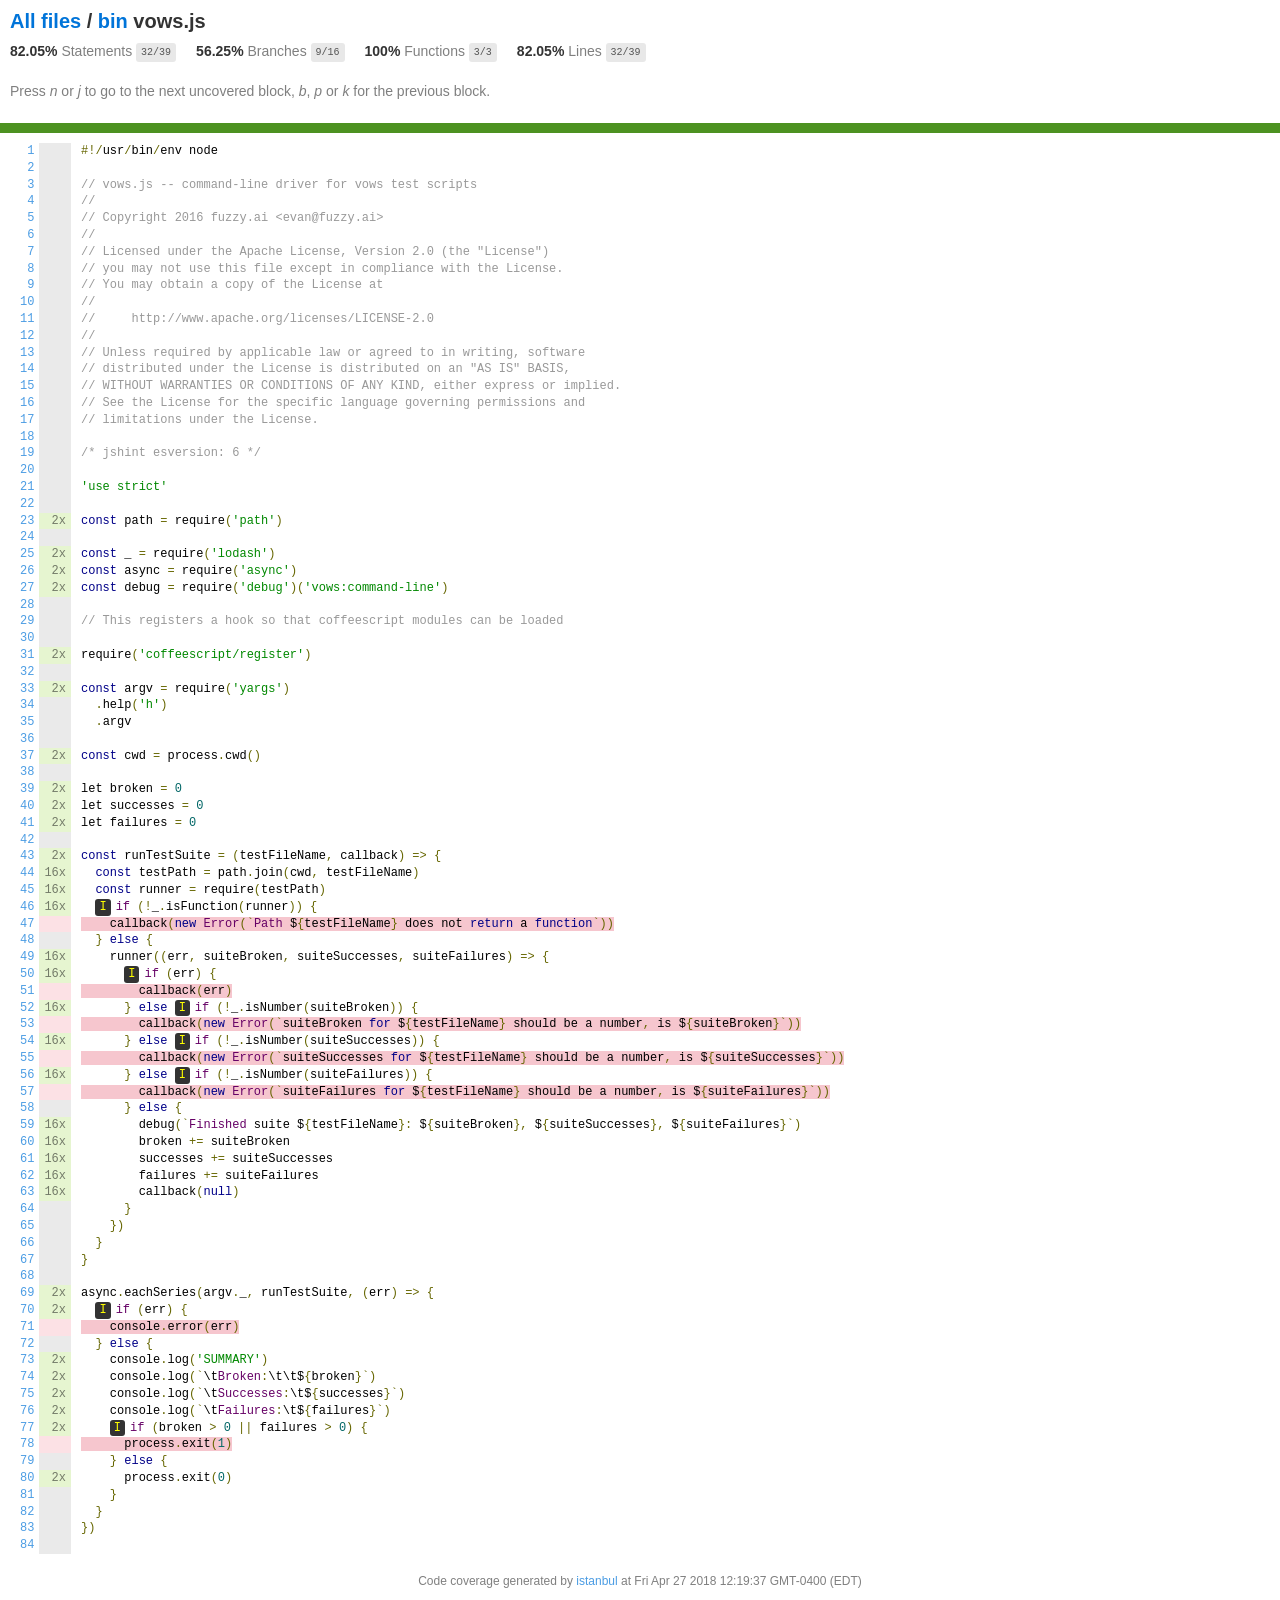
<file: node_modules/vows/coverage/lcov-report/bin/vows.js.html>
<!doctype html>
<html lang="en">
<head>
    <title>Code coverage report for bin/vows.js</title>
    <meta charset="utf-8" />
    <link rel="stylesheet" href="../prettify.css" />
    <link rel="stylesheet" href="../base.css" />
    <meta name="viewport" content="width=device-width, initial-scale=1">
    <style type='text/css'>
        .coverage-summary .sorter {
            background-image: url(../sort-arrow-sprite.png);
        }
    </style>
</head>
<body>
<div class='wrapper'>
  <div class='pad1'>
    <h1>
      <a href="../index.html">All files</a> / <a href="index.html">bin</a> vows.js
    </h1>
    <div class='clearfix'>
      <div class='fl pad1y space-right2'>
        <span class="strong">82.05% </span>
        <span class="quiet">Statements</span>
        <span class='fraction'>32/39</span>
      </div>
      <div class='fl pad1y space-right2'>
        <span class="strong">56.25% </span>
        <span class="quiet">Branches</span>
        <span class='fraction'>9/16</span>
      </div>
      <div class='fl pad1y space-right2'>
        <span class="strong">100% </span>
        <span class="quiet">Functions</span>
        <span class='fraction'>3/3</span>
      </div>
      <div class='fl pad1y space-right2'>
        <span class="strong">82.05% </span>
        <span class="quiet">Lines</span>
        <span class='fraction'>32/39</span>
      </div>
    </div>
    <p class="quiet">
      Press <em>n</em> or <em>j</em> to go to the next uncovered block, <em>b</em>, <em>p</em> or <em>k</em> for the previous block.
    </p>
  </div>
  <div class='status-line high'></div>
<pre><table class="coverage">
<tr><td class="line-count quiet"><a name='L1'></a><a href='#L1'>1</a>
<a name='L2'></a><a href='#L2'>2</a>
<a name='L3'></a><a href='#L3'>3</a>
<a name='L4'></a><a href='#L4'>4</a>
<a name='L5'></a><a href='#L5'>5</a>
<a name='L6'></a><a href='#L6'>6</a>
<a name='L7'></a><a href='#L7'>7</a>
<a name='L8'></a><a href='#L8'>8</a>
<a name='L9'></a><a href='#L9'>9</a>
<a name='L10'></a><a href='#L10'>10</a>
<a name='L11'></a><a href='#L11'>11</a>
<a name='L12'></a><a href='#L12'>12</a>
<a name='L13'></a><a href='#L13'>13</a>
<a name='L14'></a><a href='#L14'>14</a>
<a name='L15'></a><a href='#L15'>15</a>
<a name='L16'></a><a href='#L16'>16</a>
<a name='L17'></a><a href='#L17'>17</a>
<a name='L18'></a><a href='#L18'>18</a>
<a name='L19'></a><a href='#L19'>19</a>
<a name='L20'></a><a href='#L20'>20</a>
<a name='L21'></a><a href='#L21'>21</a>
<a name='L22'></a><a href='#L22'>22</a>
<a name='L23'></a><a href='#L23'>23</a>
<a name='L24'></a><a href='#L24'>24</a>
<a name='L25'></a><a href='#L25'>25</a>
<a name='L26'></a><a href='#L26'>26</a>
<a name='L27'></a><a href='#L27'>27</a>
<a name='L28'></a><a href='#L28'>28</a>
<a name='L29'></a><a href='#L29'>29</a>
<a name='L30'></a><a href='#L30'>30</a>
<a name='L31'></a><a href='#L31'>31</a>
<a name='L32'></a><a href='#L32'>32</a>
<a name='L33'></a><a href='#L33'>33</a>
<a name='L34'></a><a href='#L34'>34</a>
<a name='L35'></a><a href='#L35'>35</a>
<a name='L36'></a><a href='#L36'>36</a>
<a name='L37'></a><a href='#L37'>37</a>
<a name='L38'></a><a href='#L38'>38</a>
<a name='L39'></a><a href='#L39'>39</a>
<a name='L40'></a><a href='#L40'>40</a>
<a name='L41'></a><a href='#L41'>41</a>
<a name='L42'></a><a href='#L42'>42</a>
<a name='L43'></a><a href='#L43'>43</a>
<a name='L44'></a><a href='#L44'>44</a>
<a name='L45'></a><a href='#L45'>45</a>
<a name='L46'></a><a href='#L46'>46</a>
<a name='L47'></a><a href='#L47'>47</a>
<a name='L48'></a><a href='#L48'>48</a>
<a name='L49'></a><a href='#L49'>49</a>
<a name='L50'></a><a href='#L50'>50</a>
<a name='L51'></a><a href='#L51'>51</a>
<a name='L52'></a><a href='#L52'>52</a>
<a name='L53'></a><a href='#L53'>53</a>
<a name='L54'></a><a href='#L54'>54</a>
<a name='L55'></a><a href='#L55'>55</a>
<a name='L56'></a><a href='#L56'>56</a>
<a name='L57'></a><a href='#L57'>57</a>
<a name='L58'></a><a href='#L58'>58</a>
<a name='L59'></a><a href='#L59'>59</a>
<a name='L60'></a><a href='#L60'>60</a>
<a name='L61'></a><a href='#L61'>61</a>
<a name='L62'></a><a href='#L62'>62</a>
<a name='L63'></a><a href='#L63'>63</a>
<a name='L64'></a><a href='#L64'>64</a>
<a name='L65'></a><a href='#L65'>65</a>
<a name='L66'></a><a href='#L66'>66</a>
<a name='L67'></a><a href='#L67'>67</a>
<a name='L68'></a><a href='#L68'>68</a>
<a name='L69'></a><a href='#L69'>69</a>
<a name='L70'></a><a href='#L70'>70</a>
<a name='L71'></a><a href='#L71'>71</a>
<a name='L72'></a><a href='#L72'>72</a>
<a name='L73'></a><a href='#L73'>73</a>
<a name='L74'></a><a href='#L74'>74</a>
<a name='L75'></a><a href='#L75'>75</a>
<a name='L76'></a><a href='#L76'>76</a>
<a name='L77'></a><a href='#L77'>77</a>
<a name='L78'></a><a href='#L78'>78</a>
<a name='L79'></a><a href='#L79'>79</a>
<a name='L80'></a><a href='#L80'>80</a>
<a name='L81'></a><a href='#L81'>81</a>
<a name='L82'></a><a href='#L82'>82</a>
<a name='L83'></a><a href='#L83'>83</a>
<a name='L84'></a><a href='#L84'>84</a></td><td class="line-coverage quiet"><span class="cline-any cline-neutral">&nbsp;</span>
<span class="cline-any cline-neutral">&nbsp;</span>
<span class="cline-any cline-neutral">&nbsp;</span>
<span class="cline-any cline-neutral">&nbsp;</span>
<span class="cline-any cline-neutral">&nbsp;</span>
<span class="cline-any cline-neutral">&nbsp;</span>
<span class="cline-any cline-neutral">&nbsp;</span>
<span class="cline-any cline-neutral">&nbsp;</span>
<span class="cline-any cline-neutral">&nbsp;</span>
<span class="cline-any cline-neutral">&nbsp;</span>
<span class="cline-any cline-neutral">&nbsp;</span>
<span class="cline-any cline-neutral">&nbsp;</span>
<span class="cline-any cline-neutral">&nbsp;</span>
<span class="cline-any cline-neutral">&nbsp;</span>
<span class="cline-any cline-neutral">&nbsp;</span>
<span class="cline-any cline-neutral">&nbsp;</span>
<span class="cline-any cline-neutral">&nbsp;</span>
<span class="cline-any cline-neutral">&nbsp;</span>
<span class="cline-any cline-neutral">&nbsp;</span>
<span class="cline-any cline-neutral">&nbsp;</span>
<span class="cline-any cline-neutral">&nbsp;</span>
<span class="cline-any cline-neutral">&nbsp;</span>
<span class="cline-any cline-yes">2x</span>
<span class="cline-any cline-neutral">&nbsp;</span>
<span class="cline-any cline-yes">2x</span>
<span class="cline-any cline-yes">2x</span>
<span class="cline-any cline-yes">2x</span>
<span class="cline-any cline-neutral">&nbsp;</span>
<span class="cline-any cline-neutral">&nbsp;</span>
<span class="cline-any cline-neutral">&nbsp;</span>
<span class="cline-any cline-yes">2x</span>
<span class="cline-any cline-neutral">&nbsp;</span>
<span class="cline-any cline-yes">2x</span>
<span class="cline-any cline-neutral">&nbsp;</span>
<span class="cline-any cline-neutral">&nbsp;</span>
<span class="cline-any cline-neutral">&nbsp;</span>
<span class="cline-any cline-yes">2x</span>
<span class="cline-any cline-neutral">&nbsp;</span>
<span class="cline-any cline-yes">2x</span>
<span class="cline-any cline-yes">2x</span>
<span class="cline-any cline-yes">2x</span>
<span class="cline-any cline-neutral">&nbsp;</span>
<span class="cline-any cline-yes">2x</span>
<span class="cline-any cline-yes">16x</span>
<span class="cline-any cline-yes">16x</span>
<span class="cline-any cline-yes">16x</span>
<span class="cline-any cline-no">&nbsp;</span>
<span class="cline-any cline-neutral">&nbsp;</span>
<span class="cline-any cline-yes">16x</span>
<span class="cline-any cline-yes">16x</span>
<span class="cline-any cline-no">&nbsp;</span>
<span class="cline-any cline-yes">16x</span>
<span class="cline-any cline-no">&nbsp;</span>
<span class="cline-any cline-yes">16x</span>
<span class="cline-any cline-no">&nbsp;</span>
<span class="cline-any cline-yes">16x</span>
<span class="cline-any cline-no">&nbsp;</span>
<span class="cline-any cline-neutral">&nbsp;</span>
<span class="cline-any cline-yes">16x</span>
<span class="cline-any cline-yes">16x</span>
<span class="cline-any cline-yes">16x</span>
<span class="cline-any cline-yes">16x</span>
<span class="cline-any cline-yes">16x</span>
<span class="cline-any cline-neutral">&nbsp;</span>
<span class="cline-any cline-neutral">&nbsp;</span>
<span class="cline-any cline-neutral">&nbsp;</span>
<span class="cline-any cline-neutral">&nbsp;</span>
<span class="cline-any cline-neutral">&nbsp;</span>
<span class="cline-any cline-yes">2x</span>
<span class="cline-any cline-yes">2x</span>
<span class="cline-any cline-no">&nbsp;</span>
<span class="cline-any cline-neutral">&nbsp;</span>
<span class="cline-any cline-yes">2x</span>
<span class="cline-any cline-yes">2x</span>
<span class="cline-any cline-yes">2x</span>
<span class="cline-any cline-yes">2x</span>
<span class="cline-any cline-yes">2x</span>
<span class="cline-any cline-no">&nbsp;</span>
<span class="cline-any cline-neutral">&nbsp;</span>
<span class="cline-any cline-yes">2x</span>
<span class="cline-any cline-neutral">&nbsp;</span>
<span class="cline-any cline-neutral">&nbsp;</span>
<span class="cline-any cline-neutral">&nbsp;</span>
<span class="cline-any cline-neutral">&nbsp;</span></td><td class="text"><pre class="prettyprint lang-js">#!/usr/bin/env node
&nbsp;
// vows.js -- command-line driver for vows test scripts
//
// Copyright 2016 fuzzy.ai &lt;evan@fuzzy.ai&gt;
//
// Licensed under the Apache License, Version 2.0 (the "License")
// you may not use this file except in compliance with the License.
// You may obtain a copy of the License at
//
//     http://www.apache.org/licenses/LICENSE-2.0
//
// Unless required by applicable law or agreed to in writing, software
// distributed under the License is distributed on an "AS IS" BASIS,
// WITHOUT WARRANTIES OR CONDITIONS OF ANY KIND, either express or implied.
// See the License for the specific language governing permissions and
// limitations under the License.
&nbsp;
/* jshint esversion: 6 */
&nbsp;
'use strict'
&nbsp;
const path = require('path')
&nbsp;
const _ = require('lodash')
const async = require('async')
const debug = require('debug')('vows:command-line')
&nbsp;
// This registers a hook so that coffeescript modules can be loaded
&nbsp;
require('coffeescript/register')
&nbsp;
const argv = require('yargs')
  .help('h')
  .argv
&nbsp;
const cwd = process.cwd()
&nbsp;
let broken = 0
let successes = 0
let failures = 0
&nbsp;
const runTestSuite = (testFileName, callback) =&gt; {
  const testPath = path.join(cwd, testFileName)
  const runner = require(testPath)
  <span class="missing-if-branch" title="if path not taken" >I</span>if (!_.isFunction(runner)) {
<span class="cstat-no" title="statement not covered" >    callback(new Error(`Path ${testFileName} does not return a function`))</span>
  } else {
    runner((err, suiteBroken, suiteSuccesses, suiteFailures) =&gt; {
      <span class="missing-if-branch" title="if path not taken" >I</span>if (err) {
<span class="cstat-no" title="statement not covered" >        callback(err)</span>
      } else <span class="missing-if-branch" title="if path not taken" >I</span>if (!_.isNumber(suiteBroken)) {
<span class="cstat-no" title="statement not covered" >        callback(new Error(`suiteBroken for ${testFileName} should be a number, is ${suiteBroken}`))</span>
      } else <span class="missing-if-branch" title="if path not taken" >I</span>if (!_.isNumber(suiteSuccesses)) {
<span class="cstat-no" title="statement not covered" >        callback(new Error(`suiteSuccesses for ${testFileName} should be a number, is ${suiteSuccesses}`))</span>
      } else <span class="missing-if-branch" title="if path not taken" >I</span>if (!_.isNumber(suiteFailures)) {
<span class="cstat-no" title="statement not covered" >        callback(new Error(`suiteFailures for ${testFileName} should be a number, is ${suiteFailures}`))</span>
      } else {
        debug(`Finished suite ${testFileName}: ${suiteBroken}, ${suiteSuccesses}, ${suiteFailures}`)
        broken += suiteBroken
        successes += suiteSuccesses
        failures += suiteFailures
        callback(null)
      }
    })
  }
}
&nbsp;
async.eachSeries(argv._, runTestSuite, (err) =&gt; {
  <span class="missing-if-branch" title="if path not taken" >I</span>if (err) {
<span class="cstat-no" title="statement not covered" >    console.error(err)</span>
  } else {
    console.log('SUMMARY')
    console.log(`\tBroken:\t\t${broken}`)
    console.log(`\tSuccesses:\t${successes}`)
    console.log(`\tFailures:\t${failures}`)
    <span class="missing-if-branch" title="if path not taken" >I</span>if (broken &gt; 0 || failures &gt; 0) {
<span class="cstat-no" title="statement not covered" >      process.exit(1)</span>
    } else {
      process.exit(0)
    }
  }
})
&nbsp;</pre></td></tr>
</table></pre>
<div class='push'></div><!-- for sticky footer -->
</div><!-- /wrapper -->
<div class='footer quiet pad2 space-top1 center small'>
  Code coverage
  generated by <a href="https://istanbul.js.org/" target="_blank">istanbul</a> at Fri Apr 27 2018 12:19:37 GMT-0400 (EDT)
</div>
</div>
<script src="../prettify.js"></script>
<script>
window.onload = function () {
        if (typeof prettyPrint === 'function') {
            prettyPrint();
        }
};
</script>
<script src="../sorter.js"></script>
<script src="../block-navigation.js"></script>
</body>
</html>
</file>
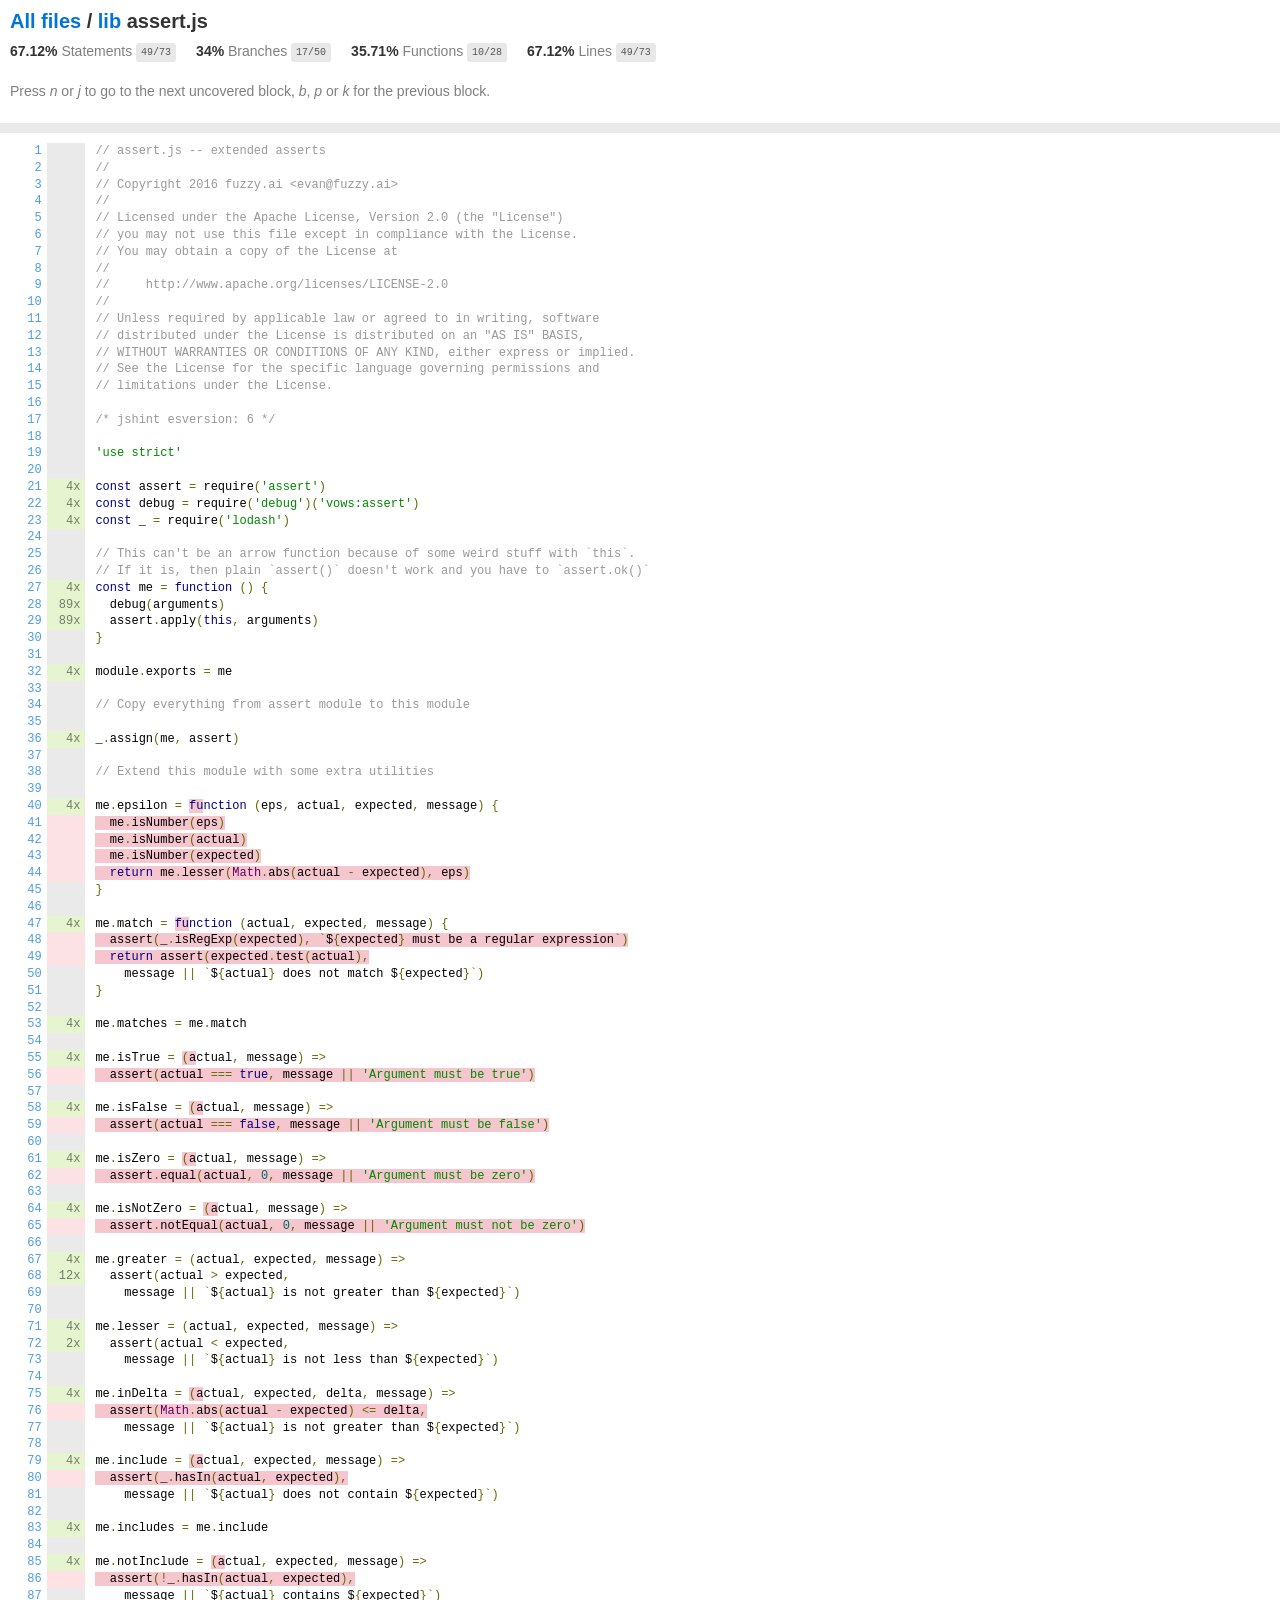
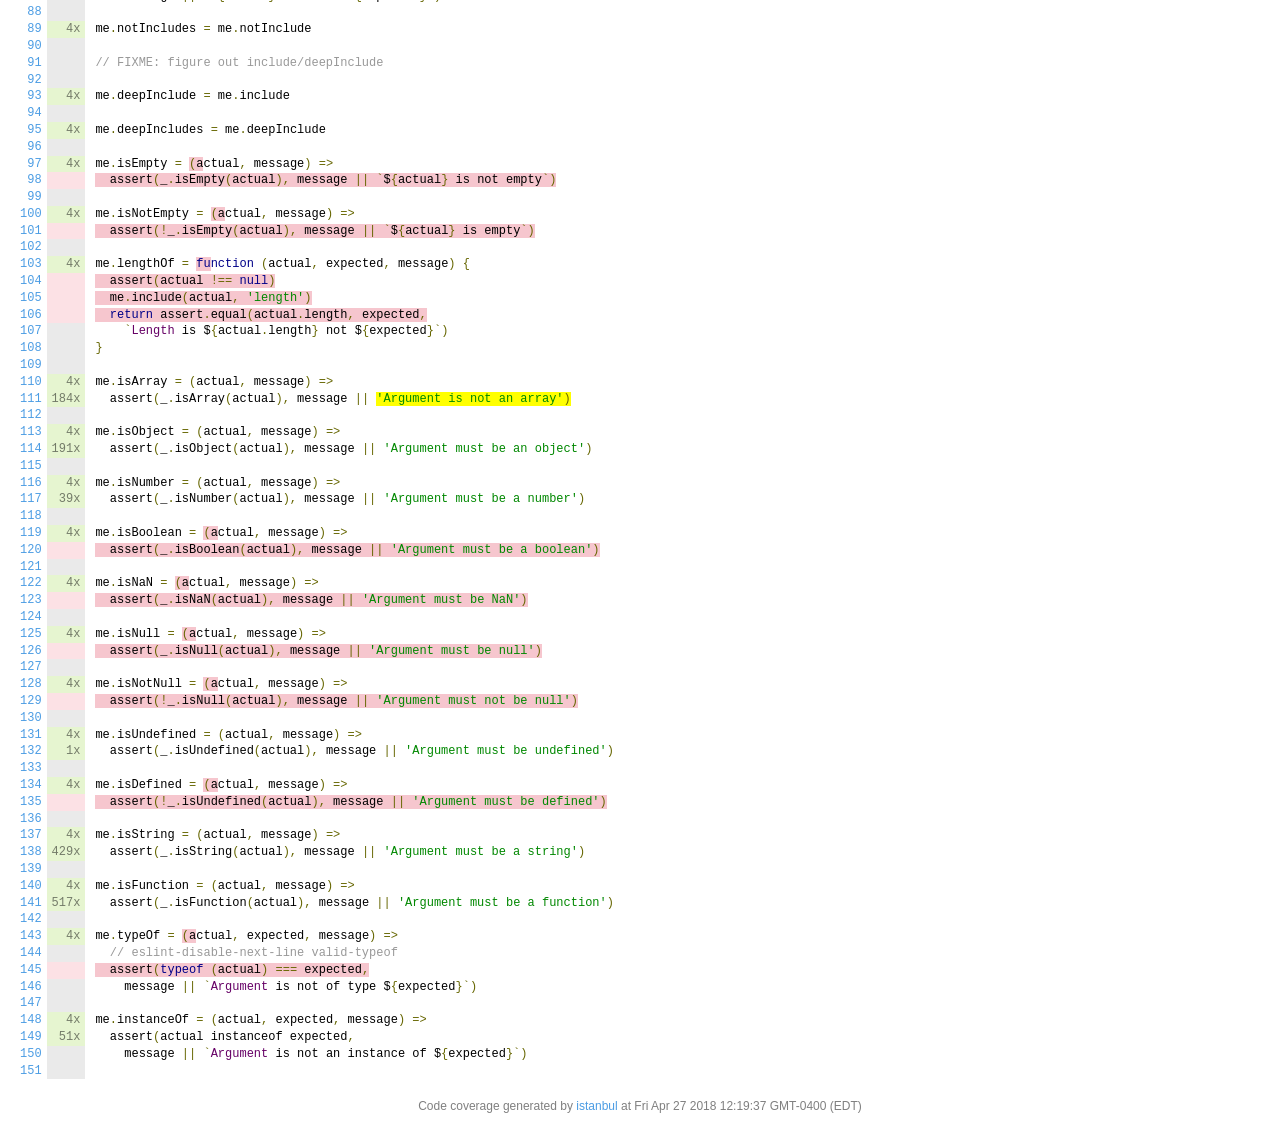
<file: node_modules/vows/coverage/lcov-report/lib/assert.js.html>
<!doctype html>
<html lang="en">
<head>
    <title>Code coverage report for lib/assert.js</title>
    <meta charset="utf-8" />
    <link rel="stylesheet" href="../prettify.css" />
    <link rel="stylesheet" href="../base.css" />
    <meta name="viewport" content="width=device-width, initial-scale=1">
    <style type='text/css'>
        .coverage-summary .sorter {
            background-image: url(../sort-arrow-sprite.png);
        }
    </style>
</head>
<body>
<div class='wrapper'>
  <div class='pad1'>
    <h1>
      <a href="../index.html">All files</a> / <a href="index.html">lib</a> assert.js
    </h1>
    <div class='clearfix'>
      <div class='fl pad1y space-right2'>
        <span class="strong">67.12% </span>
        <span class="quiet">Statements</span>
        <span class='fraction'>49/73</span>
      </div>
      <div class='fl pad1y space-right2'>
        <span class="strong">34% </span>
        <span class="quiet">Branches</span>
        <span class='fraction'>17/50</span>
      </div>
      <div class='fl pad1y space-right2'>
        <span class="strong">35.71% </span>
        <span class="quiet">Functions</span>
        <span class='fraction'>10/28</span>
      </div>
      <div class='fl pad1y space-right2'>
        <span class="strong">67.12% </span>
        <span class="quiet">Lines</span>
        <span class='fraction'>49/73</span>
      </div>
    </div>
    <p class="quiet">
      Press <em>n</em> or <em>j</em> to go to the next uncovered block, <em>b</em>, <em>p</em> or <em>k</em> for the previous block.
    </p>
  </div>
  <div class='status-line medium'></div>
<pre><table class="coverage">
<tr><td class="line-count quiet"><a name='L1'></a><a href='#L1'>1</a>
<a name='L2'></a><a href='#L2'>2</a>
<a name='L3'></a><a href='#L3'>3</a>
<a name='L4'></a><a href='#L4'>4</a>
<a name='L5'></a><a href='#L5'>5</a>
<a name='L6'></a><a href='#L6'>6</a>
<a name='L7'></a><a href='#L7'>7</a>
<a name='L8'></a><a href='#L8'>8</a>
<a name='L9'></a><a href='#L9'>9</a>
<a name='L10'></a><a href='#L10'>10</a>
<a name='L11'></a><a href='#L11'>11</a>
<a name='L12'></a><a href='#L12'>12</a>
<a name='L13'></a><a href='#L13'>13</a>
<a name='L14'></a><a href='#L14'>14</a>
<a name='L15'></a><a href='#L15'>15</a>
<a name='L16'></a><a href='#L16'>16</a>
<a name='L17'></a><a href='#L17'>17</a>
<a name='L18'></a><a href='#L18'>18</a>
<a name='L19'></a><a href='#L19'>19</a>
<a name='L20'></a><a href='#L20'>20</a>
<a name='L21'></a><a href='#L21'>21</a>
<a name='L22'></a><a href='#L22'>22</a>
<a name='L23'></a><a href='#L23'>23</a>
<a name='L24'></a><a href='#L24'>24</a>
<a name='L25'></a><a href='#L25'>25</a>
<a name='L26'></a><a href='#L26'>26</a>
<a name='L27'></a><a href='#L27'>27</a>
<a name='L28'></a><a href='#L28'>28</a>
<a name='L29'></a><a href='#L29'>29</a>
<a name='L30'></a><a href='#L30'>30</a>
<a name='L31'></a><a href='#L31'>31</a>
<a name='L32'></a><a href='#L32'>32</a>
<a name='L33'></a><a href='#L33'>33</a>
<a name='L34'></a><a href='#L34'>34</a>
<a name='L35'></a><a href='#L35'>35</a>
<a name='L36'></a><a href='#L36'>36</a>
<a name='L37'></a><a href='#L37'>37</a>
<a name='L38'></a><a href='#L38'>38</a>
<a name='L39'></a><a href='#L39'>39</a>
<a name='L40'></a><a href='#L40'>40</a>
<a name='L41'></a><a href='#L41'>41</a>
<a name='L42'></a><a href='#L42'>42</a>
<a name='L43'></a><a href='#L43'>43</a>
<a name='L44'></a><a href='#L44'>44</a>
<a name='L45'></a><a href='#L45'>45</a>
<a name='L46'></a><a href='#L46'>46</a>
<a name='L47'></a><a href='#L47'>47</a>
<a name='L48'></a><a href='#L48'>48</a>
<a name='L49'></a><a href='#L49'>49</a>
<a name='L50'></a><a href='#L50'>50</a>
<a name='L51'></a><a href='#L51'>51</a>
<a name='L52'></a><a href='#L52'>52</a>
<a name='L53'></a><a href='#L53'>53</a>
<a name='L54'></a><a href='#L54'>54</a>
<a name='L55'></a><a href='#L55'>55</a>
<a name='L56'></a><a href='#L56'>56</a>
<a name='L57'></a><a href='#L57'>57</a>
<a name='L58'></a><a href='#L58'>58</a>
<a name='L59'></a><a href='#L59'>59</a>
<a name='L60'></a><a href='#L60'>60</a>
<a name='L61'></a><a href='#L61'>61</a>
<a name='L62'></a><a href='#L62'>62</a>
<a name='L63'></a><a href='#L63'>63</a>
<a name='L64'></a><a href='#L64'>64</a>
<a name='L65'></a><a href='#L65'>65</a>
<a name='L66'></a><a href='#L66'>66</a>
<a name='L67'></a><a href='#L67'>67</a>
<a name='L68'></a><a href='#L68'>68</a>
<a name='L69'></a><a href='#L69'>69</a>
<a name='L70'></a><a href='#L70'>70</a>
<a name='L71'></a><a href='#L71'>71</a>
<a name='L72'></a><a href='#L72'>72</a>
<a name='L73'></a><a href='#L73'>73</a>
<a name='L74'></a><a href='#L74'>74</a>
<a name='L75'></a><a href='#L75'>75</a>
<a name='L76'></a><a href='#L76'>76</a>
<a name='L77'></a><a href='#L77'>77</a>
<a name='L78'></a><a href='#L78'>78</a>
<a name='L79'></a><a href='#L79'>79</a>
<a name='L80'></a><a href='#L80'>80</a>
<a name='L81'></a><a href='#L81'>81</a>
<a name='L82'></a><a href='#L82'>82</a>
<a name='L83'></a><a href='#L83'>83</a>
<a name='L84'></a><a href='#L84'>84</a>
<a name='L85'></a><a href='#L85'>85</a>
<a name='L86'></a><a href='#L86'>86</a>
<a name='L87'></a><a href='#L87'>87</a>
<a name='L88'></a><a href='#L88'>88</a>
<a name='L89'></a><a href='#L89'>89</a>
<a name='L90'></a><a href='#L90'>90</a>
<a name='L91'></a><a href='#L91'>91</a>
<a name='L92'></a><a href='#L92'>92</a>
<a name='L93'></a><a href='#L93'>93</a>
<a name='L94'></a><a href='#L94'>94</a>
<a name='L95'></a><a href='#L95'>95</a>
<a name='L96'></a><a href='#L96'>96</a>
<a name='L97'></a><a href='#L97'>97</a>
<a name='L98'></a><a href='#L98'>98</a>
<a name='L99'></a><a href='#L99'>99</a>
<a name='L100'></a><a href='#L100'>100</a>
<a name='L101'></a><a href='#L101'>101</a>
<a name='L102'></a><a href='#L102'>102</a>
<a name='L103'></a><a href='#L103'>103</a>
<a name='L104'></a><a href='#L104'>104</a>
<a name='L105'></a><a href='#L105'>105</a>
<a name='L106'></a><a href='#L106'>106</a>
<a name='L107'></a><a href='#L107'>107</a>
<a name='L108'></a><a href='#L108'>108</a>
<a name='L109'></a><a href='#L109'>109</a>
<a name='L110'></a><a href='#L110'>110</a>
<a name='L111'></a><a href='#L111'>111</a>
<a name='L112'></a><a href='#L112'>112</a>
<a name='L113'></a><a href='#L113'>113</a>
<a name='L114'></a><a href='#L114'>114</a>
<a name='L115'></a><a href='#L115'>115</a>
<a name='L116'></a><a href='#L116'>116</a>
<a name='L117'></a><a href='#L117'>117</a>
<a name='L118'></a><a href='#L118'>118</a>
<a name='L119'></a><a href='#L119'>119</a>
<a name='L120'></a><a href='#L120'>120</a>
<a name='L121'></a><a href='#L121'>121</a>
<a name='L122'></a><a href='#L122'>122</a>
<a name='L123'></a><a href='#L123'>123</a>
<a name='L124'></a><a href='#L124'>124</a>
<a name='L125'></a><a href='#L125'>125</a>
<a name='L126'></a><a href='#L126'>126</a>
<a name='L127'></a><a href='#L127'>127</a>
<a name='L128'></a><a href='#L128'>128</a>
<a name='L129'></a><a href='#L129'>129</a>
<a name='L130'></a><a href='#L130'>130</a>
<a name='L131'></a><a href='#L131'>131</a>
<a name='L132'></a><a href='#L132'>132</a>
<a name='L133'></a><a href='#L133'>133</a>
<a name='L134'></a><a href='#L134'>134</a>
<a name='L135'></a><a href='#L135'>135</a>
<a name='L136'></a><a href='#L136'>136</a>
<a name='L137'></a><a href='#L137'>137</a>
<a name='L138'></a><a href='#L138'>138</a>
<a name='L139'></a><a href='#L139'>139</a>
<a name='L140'></a><a href='#L140'>140</a>
<a name='L141'></a><a href='#L141'>141</a>
<a name='L142'></a><a href='#L142'>142</a>
<a name='L143'></a><a href='#L143'>143</a>
<a name='L144'></a><a href='#L144'>144</a>
<a name='L145'></a><a href='#L145'>145</a>
<a name='L146'></a><a href='#L146'>146</a>
<a name='L147'></a><a href='#L147'>147</a>
<a name='L148'></a><a href='#L148'>148</a>
<a name='L149'></a><a href='#L149'>149</a>
<a name='L150'></a><a href='#L150'>150</a>
<a name='L151'></a><a href='#L151'>151</a></td><td class="line-coverage quiet"><span class="cline-any cline-neutral">&nbsp;</span>
<span class="cline-any cline-neutral">&nbsp;</span>
<span class="cline-any cline-neutral">&nbsp;</span>
<span class="cline-any cline-neutral">&nbsp;</span>
<span class="cline-any cline-neutral">&nbsp;</span>
<span class="cline-any cline-neutral">&nbsp;</span>
<span class="cline-any cline-neutral">&nbsp;</span>
<span class="cline-any cline-neutral">&nbsp;</span>
<span class="cline-any cline-neutral">&nbsp;</span>
<span class="cline-any cline-neutral">&nbsp;</span>
<span class="cline-any cline-neutral">&nbsp;</span>
<span class="cline-any cline-neutral">&nbsp;</span>
<span class="cline-any cline-neutral">&nbsp;</span>
<span class="cline-any cline-neutral">&nbsp;</span>
<span class="cline-any cline-neutral">&nbsp;</span>
<span class="cline-any cline-neutral">&nbsp;</span>
<span class="cline-any cline-neutral">&nbsp;</span>
<span class="cline-any cline-neutral">&nbsp;</span>
<span class="cline-any cline-neutral">&nbsp;</span>
<span class="cline-any cline-neutral">&nbsp;</span>
<span class="cline-any cline-yes">4x</span>
<span class="cline-any cline-yes">4x</span>
<span class="cline-any cline-yes">4x</span>
<span class="cline-any cline-neutral">&nbsp;</span>
<span class="cline-any cline-neutral">&nbsp;</span>
<span class="cline-any cline-neutral">&nbsp;</span>
<span class="cline-any cline-yes">4x</span>
<span class="cline-any cline-yes">89x</span>
<span class="cline-any cline-yes">89x</span>
<span class="cline-any cline-neutral">&nbsp;</span>
<span class="cline-any cline-neutral">&nbsp;</span>
<span class="cline-any cline-yes">4x</span>
<span class="cline-any cline-neutral">&nbsp;</span>
<span class="cline-any cline-neutral">&nbsp;</span>
<span class="cline-any cline-neutral">&nbsp;</span>
<span class="cline-any cline-yes">4x</span>
<span class="cline-any cline-neutral">&nbsp;</span>
<span class="cline-any cline-neutral">&nbsp;</span>
<span class="cline-any cline-neutral">&nbsp;</span>
<span class="cline-any cline-yes">4x</span>
<span class="cline-any cline-no">&nbsp;</span>
<span class="cline-any cline-no">&nbsp;</span>
<span class="cline-any cline-no">&nbsp;</span>
<span class="cline-any cline-no">&nbsp;</span>
<span class="cline-any cline-neutral">&nbsp;</span>
<span class="cline-any cline-neutral">&nbsp;</span>
<span class="cline-any cline-yes">4x</span>
<span class="cline-any cline-no">&nbsp;</span>
<span class="cline-any cline-no">&nbsp;</span>
<span class="cline-any cline-neutral">&nbsp;</span>
<span class="cline-any cline-neutral">&nbsp;</span>
<span class="cline-any cline-neutral">&nbsp;</span>
<span class="cline-any cline-yes">4x</span>
<span class="cline-any cline-neutral">&nbsp;</span>
<span class="cline-any cline-yes">4x</span>
<span class="cline-any cline-no">&nbsp;</span>
<span class="cline-any cline-neutral">&nbsp;</span>
<span class="cline-any cline-yes">4x</span>
<span class="cline-any cline-no">&nbsp;</span>
<span class="cline-any cline-neutral">&nbsp;</span>
<span class="cline-any cline-yes">4x</span>
<span class="cline-any cline-no">&nbsp;</span>
<span class="cline-any cline-neutral">&nbsp;</span>
<span class="cline-any cline-yes">4x</span>
<span class="cline-any cline-no">&nbsp;</span>
<span class="cline-any cline-neutral">&nbsp;</span>
<span class="cline-any cline-yes">4x</span>
<span class="cline-any cline-yes">12x</span>
<span class="cline-any cline-neutral">&nbsp;</span>
<span class="cline-any cline-neutral">&nbsp;</span>
<span class="cline-any cline-yes">4x</span>
<span class="cline-any cline-yes">2x</span>
<span class="cline-any cline-neutral">&nbsp;</span>
<span class="cline-any cline-neutral">&nbsp;</span>
<span class="cline-any cline-yes">4x</span>
<span class="cline-any cline-no">&nbsp;</span>
<span class="cline-any cline-neutral">&nbsp;</span>
<span class="cline-any cline-neutral">&nbsp;</span>
<span class="cline-any cline-yes">4x</span>
<span class="cline-any cline-no">&nbsp;</span>
<span class="cline-any cline-neutral">&nbsp;</span>
<span class="cline-any cline-neutral">&nbsp;</span>
<span class="cline-any cline-yes">4x</span>
<span class="cline-any cline-neutral">&nbsp;</span>
<span class="cline-any cline-yes">4x</span>
<span class="cline-any cline-no">&nbsp;</span>
<span class="cline-any cline-neutral">&nbsp;</span>
<span class="cline-any cline-neutral">&nbsp;</span>
<span class="cline-any cline-yes">4x</span>
<span class="cline-any cline-neutral">&nbsp;</span>
<span class="cline-any cline-neutral">&nbsp;</span>
<span class="cline-any cline-neutral">&nbsp;</span>
<span class="cline-any cline-yes">4x</span>
<span class="cline-any cline-neutral">&nbsp;</span>
<span class="cline-any cline-yes">4x</span>
<span class="cline-any cline-neutral">&nbsp;</span>
<span class="cline-any cline-yes">4x</span>
<span class="cline-any cline-no">&nbsp;</span>
<span class="cline-any cline-neutral">&nbsp;</span>
<span class="cline-any cline-yes">4x</span>
<span class="cline-any cline-no">&nbsp;</span>
<span class="cline-any cline-neutral">&nbsp;</span>
<span class="cline-any cline-yes">4x</span>
<span class="cline-any cline-no">&nbsp;</span>
<span class="cline-any cline-no">&nbsp;</span>
<span class="cline-any cline-no">&nbsp;</span>
<span class="cline-any cline-neutral">&nbsp;</span>
<span class="cline-any cline-neutral">&nbsp;</span>
<span class="cline-any cline-neutral">&nbsp;</span>
<span class="cline-any cline-yes">4x</span>
<span class="cline-any cline-yes">184x</span>
<span class="cline-any cline-neutral">&nbsp;</span>
<span class="cline-any cline-yes">4x</span>
<span class="cline-any cline-yes">191x</span>
<span class="cline-any cline-neutral">&nbsp;</span>
<span class="cline-any cline-yes">4x</span>
<span class="cline-any cline-yes">39x</span>
<span class="cline-any cline-neutral">&nbsp;</span>
<span class="cline-any cline-yes">4x</span>
<span class="cline-any cline-no">&nbsp;</span>
<span class="cline-any cline-neutral">&nbsp;</span>
<span class="cline-any cline-yes">4x</span>
<span class="cline-any cline-no">&nbsp;</span>
<span class="cline-any cline-neutral">&nbsp;</span>
<span class="cline-any cline-yes">4x</span>
<span class="cline-any cline-no">&nbsp;</span>
<span class="cline-any cline-neutral">&nbsp;</span>
<span class="cline-any cline-yes">4x</span>
<span class="cline-any cline-no">&nbsp;</span>
<span class="cline-any cline-neutral">&nbsp;</span>
<span class="cline-any cline-yes">4x</span>
<span class="cline-any cline-yes">1x</span>
<span class="cline-any cline-neutral">&nbsp;</span>
<span class="cline-any cline-yes">4x</span>
<span class="cline-any cline-no">&nbsp;</span>
<span class="cline-any cline-neutral">&nbsp;</span>
<span class="cline-any cline-yes">4x</span>
<span class="cline-any cline-yes">429x</span>
<span class="cline-any cline-neutral">&nbsp;</span>
<span class="cline-any cline-yes">4x</span>
<span class="cline-any cline-yes">517x</span>
<span class="cline-any cline-neutral">&nbsp;</span>
<span class="cline-any cline-yes">4x</span>
<span class="cline-any cline-neutral">&nbsp;</span>
<span class="cline-any cline-no">&nbsp;</span>
<span class="cline-any cline-neutral">&nbsp;</span>
<span class="cline-any cline-neutral">&nbsp;</span>
<span class="cline-any cline-yes">4x</span>
<span class="cline-any cline-yes">51x</span>
<span class="cline-any cline-neutral">&nbsp;</span>
<span class="cline-any cline-neutral">&nbsp;</span></td><td class="text"><pre class="prettyprint lang-js">// assert.js -- extended asserts
//
// Copyright 2016 fuzzy.ai &lt;evan@fuzzy.ai&gt;
//
// Licensed under the Apache License, Version 2.0 (the "License")
// you may not use this file except in compliance with the License.
// You may obtain a copy of the License at
//
//     http://www.apache.org/licenses/LICENSE-2.0
//
// Unless required by applicable law or agreed to in writing, software
// distributed under the License is distributed on an "AS IS" BASIS,
// WITHOUT WARRANTIES OR CONDITIONS OF ANY KIND, either express or implied.
// See the License for the specific language governing permissions and
// limitations under the License.
&nbsp;
/* jshint esversion: 6 */
&nbsp;
'use strict'
&nbsp;
const assert = require('assert')
const debug = require('debug')('vows:assert')
const _ = require('lodash')
&nbsp;
// This can't be an arrow function because of some weird stuff with `this`.
// If it is, then plain `assert()` doesn't work and you have to `assert.ok()`
const me = function () {
  debug(arguments)
  assert.apply(this, arguments)
}
&nbsp;
module.exports = me
&nbsp;
// Copy everything from assert module to this module
&nbsp;
_.assign(me, assert)
&nbsp;
// Extend this module with some extra utilities
&nbsp;
me.epsilon = <span class="fstat-no" title="function not covered" >fu</span>nction (eps, actual, expected, message) {
<span class="cstat-no" title="statement not covered" >  me.isNumber(eps)</span>
<span class="cstat-no" title="statement not covered" >  me.isNumber(actual)</span>
<span class="cstat-no" title="statement not covered" >  me.isNumber(expected)</span>
<span class="cstat-no" title="statement not covered" >  return me.lesser(Math.abs(actual - expected), eps)</span>
}
&nbsp;
me.match = <span class="fstat-no" title="function not covered" >fu</span>nction (actual, expected, message) {
<span class="cstat-no" title="statement not covered" >  assert(_.isRegExp(expected), `${expected} must be a regular expression`)</span>
<span class="cstat-no" title="statement not covered" >  return assert(expected.test(actual),</span>
    message || `${actual} does not match ${expected}`)
}
&nbsp;
me.matches = me.match
&nbsp;
me.isTrue = <span class="fstat-no" title="function not covered" >(a</span>ctual, message) =&gt;
<span class="cstat-no" title="statement not covered" >  assert(actual === true, message || 'Argument must be true')</span>
&nbsp;
me.isFalse = <span class="fstat-no" title="function not covered" >(a</span>ctual, message) =&gt;
<span class="cstat-no" title="statement not covered" >  assert(actual === false, message || 'Argument must be false')</span>
&nbsp;
me.isZero = <span class="fstat-no" title="function not covered" >(a</span>ctual, message) =&gt;
<span class="cstat-no" title="statement not covered" >  assert.equal(actual, 0, message || 'Argument must be zero')</span>
&nbsp;
me.isNotZero = <span class="fstat-no" title="function not covered" >(a</span>ctual, message) =&gt;
<span class="cstat-no" title="statement not covered" >  assert.notEqual(actual, 0, message || 'Argument must not be zero')</span>
&nbsp;
me.greater = (actual, expected, message) =&gt;
  assert(actual &gt; expected,
    message || `${actual} is not greater than ${expected}`)
&nbsp;
me.lesser = (actual, expected, message) =&gt;
  assert(actual &lt; expected,
    message || `${actual} is not less than ${expected}`)
&nbsp;
me.inDelta = <span class="fstat-no" title="function not covered" >(a</span>ctual, expected, delta, message) =&gt;
<span class="cstat-no" title="statement not covered" >  assert(Math.abs(actual - expected) &lt;= delta,</span>
    message || `${actual} is not greater than ${expected}`)
&nbsp;
me.include = <span class="fstat-no" title="function not covered" >(a</span>ctual, expected, message) =&gt;
<span class="cstat-no" title="statement not covered" >  assert(_.hasIn(actual, expected),</span>
    message || `${actual} does not contain ${expected}`)
&nbsp;
me.includes = me.include
&nbsp;
me.notInclude = <span class="fstat-no" title="function not covered" >(a</span>ctual, expected, message) =&gt;
<span class="cstat-no" title="statement not covered" >  assert(!_.hasIn(actual, expected),</span>
    message || `${actual} contains ${expected}`)
&nbsp;
me.notIncludes = me.notInclude
&nbsp;
// FIXME: figure out include/deepInclude
&nbsp;
me.deepInclude = me.include
&nbsp;
me.deepIncludes = me.deepInclude
&nbsp;
me.isEmpty = <span class="fstat-no" title="function not covered" >(a</span>ctual, message) =&gt;
<span class="cstat-no" title="statement not covered" >  assert(_.isEmpty(actual), message || `${actual} is not empty`)</span>
&nbsp;
me.isNotEmpty = <span class="fstat-no" title="function not covered" >(a</span>ctual, message) =&gt;
<span class="cstat-no" title="statement not covered" >  assert(!_.isEmpty(actual), message || `${actual} is empty`)</span>
&nbsp;
me.lengthOf = <span class="fstat-no" title="function not covered" >fu</span>nction (actual, expected, message) {
<span class="cstat-no" title="statement not covered" >  assert(actual !== null)</span>
<span class="cstat-no" title="statement not covered" >  me.include(actual, 'length')</span>
<span class="cstat-no" title="statement not covered" >  return assert.equal(actual.length, expected,</span>
    `Length is ${actual.length} not ${expected}`)
}
&nbsp;
me.isArray = (actual, message) =&gt;
  assert(_.isArray(actual), message || <span class="branch-1 cbranch-no" title="branch not covered" >'Argument is not an array')</span>
&nbsp;
me.isObject = (actual, message) =&gt;
  assert(_.isObject(actual), message || 'Argument must be an object')
&nbsp;
me.isNumber = (actual, message) =&gt;
  assert(_.isNumber(actual), message || 'Argument must be a number')
&nbsp;
me.isBoolean = <span class="fstat-no" title="function not covered" >(a</span>ctual, message) =&gt;
<span class="cstat-no" title="statement not covered" >  assert(_.isBoolean(actual), message || 'Argument must be a boolean')</span>
&nbsp;
me.isNaN = <span class="fstat-no" title="function not covered" >(a</span>ctual, message) =&gt;
<span class="cstat-no" title="statement not covered" >  assert(_.isNaN(actual), message || 'Argument must be NaN')</span>
&nbsp;
me.isNull = <span class="fstat-no" title="function not covered" >(a</span>ctual, message) =&gt;
<span class="cstat-no" title="statement not covered" >  assert(_.isNull(actual), message || 'Argument must be null')</span>
&nbsp;
me.isNotNull = <span class="fstat-no" title="function not covered" >(a</span>ctual, message) =&gt;
<span class="cstat-no" title="statement not covered" >  assert(!_.isNull(actual), message || 'Argument must not be null')</span>
&nbsp;
me.isUndefined = (actual, message) =&gt;
  assert(_.isUndefined(actual), message || 'Argument must be undefined')
&nbsp;
me.isDefined = <span class="fstat-no" title="function not covered" >(a</span>ctual, message) =&gt;
<span class="cstat-no" title="statement not covered" >  assert(!_.isUndefined(actual), message || 'Argument must be defined')</span>
&nbsp;
me.isString = (actual, message) =&gt;
  assert(_.isString(actual), message || 'Argument must be a string')
&nbsp;
me.isFunction = (actual, message) =&gt;
  assert(_.isFunction(actual), message || 'Argument must be a function')
&nbsp;
me.typeOf = <span class="fstat-no" title="function not covered" >(a</span>ctual, expected, message) =&gt;
  // eslint-disable-next-line valid-typeof
<span class="cstat-no" title="statement not covered" >  assert(typeof (actual) === expected,</span>
    message || `Argument is not of type ${expected}`)
&nbsp;
me.instanceOf = (actual, expected, message) =&gt;
  assert(actual instanceof expected,
    message || `Argument is not an instance of ${expected}`)
&nbsp;</pre></td></tr>
</table></pre>
<div class='push'></div><!-- for sticky footer -->
</div><!-- /wrapper -->
<div class='footer quiet pad2 space-top1 center small'>
  Code coverage
  generated by <a href="https://istanbul.js.org/" target="_blank">istanbul</a> at Fri Apr 27 2018 12:19:37 GMT-0400 (EDT)
</div>
</div>
<script src="../prettify.js"></script>
<script>
window.onload = function () {
        if (typeof prettyPrint === 'function') {
            prettyPrint();
        }
};
</script>
<script src="../sorter.js"></script>
<script src="../block-navigation.js"></script>
</body>
</html>
</file>
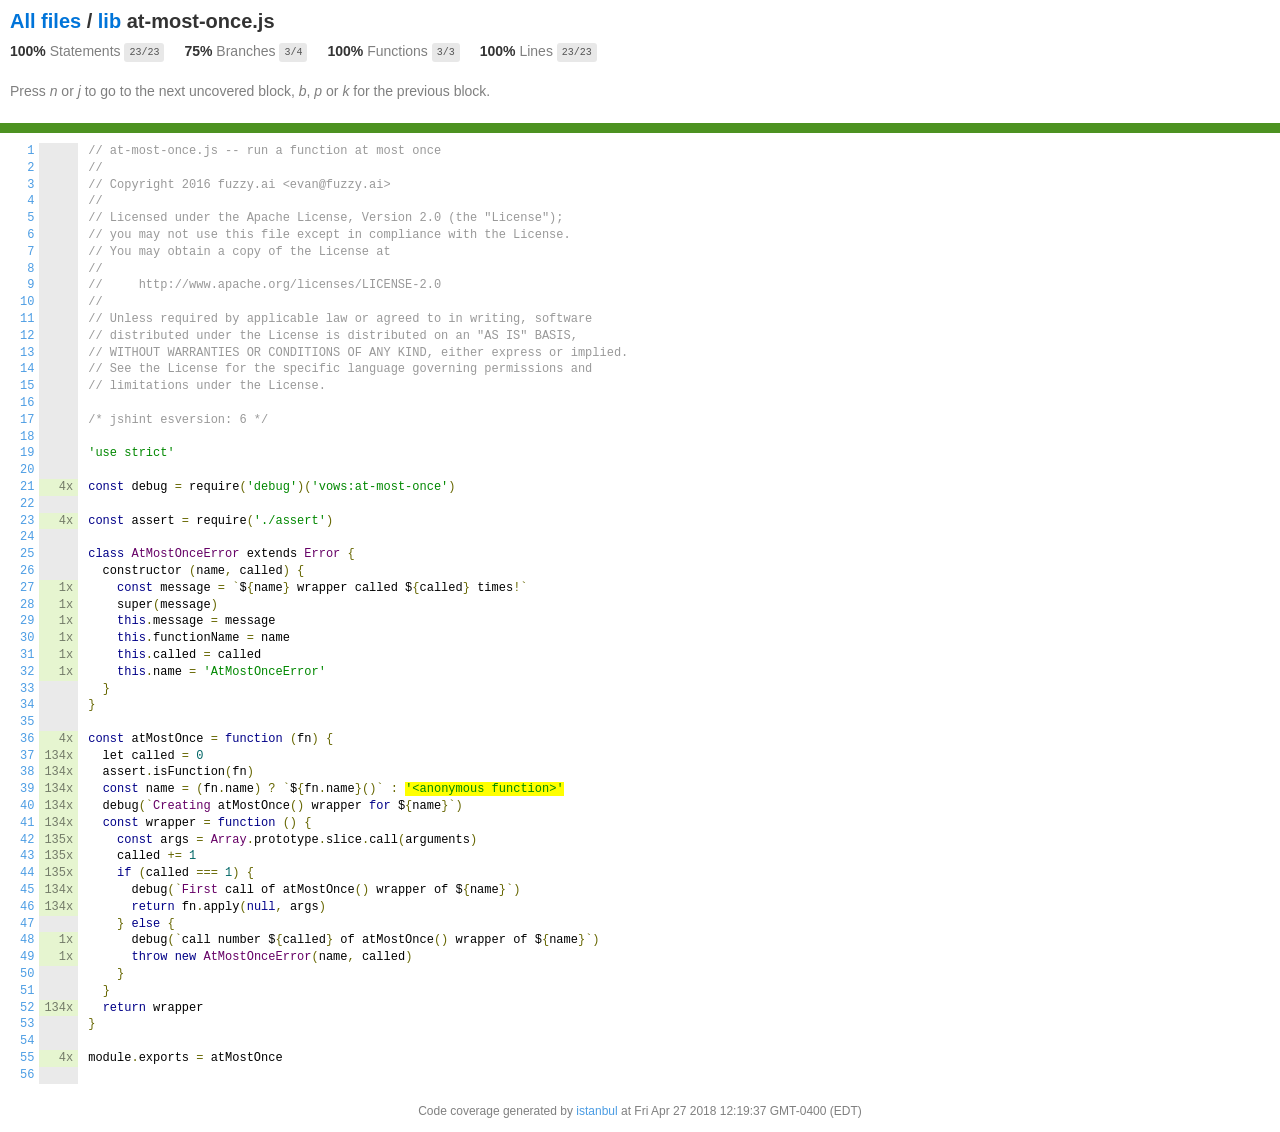
<file: node_modules/vows/coverage/lcov-report/lib/at-most-once.js.html>
<!doctype html>
<html lang="en">
<head>
    <title>Code coverage report for lib/at-most-once.js</title>
    <meta charset="utf-8" />
    <link rel="stylesheet" href="../prettify.css" />
    <link rel="stylesheet" href="../base.css" />
    <meta name="viewport" content="width=device-width, initial-scale=1">
    <style type='text/css'>
        .coverage-summary .sorter {
            background-image: url(../sort-arrow-sprite.png);
        }
    </style>
</head>
<body>
<div class='wrapper'>
  <div class='pad1'>
    <h1>
      <a href="../index.html">All files</a> / <a href="index.html">lib</a> at-most-once.js
    </h1>
    <div class='clearfix'>
      <div class='fl pad1y space-right2'>
        <span class="strong">100% </span>
        <span class="quiet">Statements</span>
        <span class='fraction'>23/23</span>
      </div>
      <div class='fl pad1y space-right2'>
        <span class="strong">75% </span>
        <span class="quiet">Branches</span>
        <span class='fraction'>3/4</span>
      </div>
      <div class='fl pad1y space-right2'>
        <span class="strong">100% </span>
        <span class="quiet">Functions</span>
        <span class='fraction'>3/3</span>
      </div>
      <div class='fl pad1y space-right2'>
        <span class="strong">100% </span>
        <span class="quiet">Lines</span>
        <span class='fraction'>23/23</span>
      </div>
    </div>
    <p class="quiet">
      Press <em>n</em> or <em>j</em> to go to the next uncovered block, <em>b</em>, <em>p</em> or <em>k</em> for the previous block.
    </p>
  </div>
  <div class='status-line high'></div>
<pre><table class="coverage">
<tr><td class="line-count quiet"><a name='L1'></a><a href='#L1'>1</a>
<a name='L2'></a><a href='#L2'>2</a>
<a name='L3'></a><a href='#L3'>3</a>
<a name='L4'></a><a href='#L4'>4</a>
<a name='L5'></a><a href='#L5'>5</a>
<a name='L6'></a><a href='#L6'>6</a>
<a name='L7'></a><a href='#L7'>7</a>
<a name='L8'></a><a href='#L8'>8</a>
<a name='L9'></a><a href='#L9'>9</a>
<a name='L10'></a><a href='#L10'>10</a>
<a name='L11'></a><a href='#L11'>11</a>
<a name='L12'></a><a href='#L12'>12</a>
<a name='L13'></a><a href='#L13'>13</a>
<a name='L14'></a><a href='#L14'>14</a>
<a name='L15'></a><a href='#L15'>15</a>
<a name='L16'></a><a href='#L16'>16</a>
<a name='L17'></a><a href='#L17'>17</a>
<a name='L18'></a><a href='#L18'>18</a>
<a name='L19'></a><a href='#L19'>19</a>
<a name='L20'></a><a href='#L20'>20</a>
<a name='L21'></a><a href='#L21'>21</a>
<a name='L22'></a><a href='#L22'>22</a>
<a name='L23'></a><a href='#L23'>23</a>
<a name='L24'></a><a href='#L24'>24</a>
<a name='L25'></a><a href='#L25'>25</a>
<a name='L26'></a><a href='#L26'>26</a>
<a name='L27'></a><a href='#L27'>27</a>
<a name='L28'></a><a href='#L28'>28</a>
<a name='L29'></a><a href='#L29'>29</a>
<a name='L30'></a><a href='#L30'>30</a>
<a name='L31'></a><a href='#L31'>31</a>
<a name='L32'></a><a href='#L32'>32</a>
<a name='L33'></a><a href='#L33'>33</a>
<a name='L34'></a><a href='#L34'>34</a>
<a name='L35'></a><a href='#L35'>35</a>
<a name='L36'></a><a href='#L36'>36</a>
<a name='L37'></a><a href='#L37'>37</a>
<a name='L38'></a><a href='#L38'>38</a>
<a name='L39'></a><a href='#L39'>39</a>
<a name='L40'></a><a href='#L40'>40</a>
<a name='L41'></a><a href='#L41'>41</a>
<a name='L42'></a><a href='#L42'>42</a>
<a name='L43'></a><a href='#L43'>43</a>
<a name='L44'></a><a href='#L44'>44</a>
<a name='L45'></a><a href='#L45'>45</a>
<a name='L46'></a><a href='#L46'>46</a>
<a name='L47'></a><a href='#L47'>47</a>
<a name='L48'></a><a href='#L48'>48</a>
<a name='L49'></a><a href='#L49'>49</a>
<a name='L50'></a><a href='#L50'>50</a>
<a name='L51'></a><a href='#L51'>51</a>
<a name='L52'></a><a href='#L52'>52</a>
<a name='L53'></a><a href='#L53'>53</a>
<a name='L54'></a><a href='#L54'>54</a>
<a name='L55'></a><a href='#L55'>55</a>
<a name='L56'></a><a href='#L56'>56</a></td><td class="line-coverage quiet"><span class="cline-any cline-neutral">&nbsp;</span>
<span class="cline-any cline-neutral">&nbsp;</span>
<span class="cline-any cline-neutral">&nbsp;</span>
<span class="cline-any cline-neutral">&nbsp;</span>
<span class="cline-any cline-neutral">&nbsp;</span>
<span class="cline-any cline-neutral">&nbsp;</span>
<span class="cline-any cline-neutral">&nbsp;</span>
<span class="cline-any cline-neutral">&nbsp;</span>
<span class="cline-any cline-neutral">&nbsp;</span>
<span class="cline-any cline-neutral">&nbsp;</span>
<span class="cline-any cline-neutral">&nbsp;</span>
<span class="cline-any cline-neutral">&nbsp;</span>
<span class="cline-any cline-neutral">&nbsp;</span>
<span class="cline-any cline-neutral">&nbsp;</span>
<span class="cline-any cline-neutral">&nbsp;</span>
<span class="cline-any cline-neutral">&nbsp;</span>
<span class="cline-any cline-neutral">&nbsp;</span>
<span class="cline-any cline-neutral">&nbsp;</span>
<span class="cline-any cline-neutral">&nbsp;</span>
<span class="cline-any cline-neutral">&nbsp;</span>
<span class="cline-any cline-yes">4x</span>
<span class="cline-any cline-neutral">&nbsp;</span>
<span class="cline-any cline-yes">4x</span>
<span class="cline-any cline-neutral">&nbsp;</span>
<span class="cline-any cline-neutral">&nbsp;</span>
<span class="cline-any cline-neutral">&nbsp;</span>
<span class="cline-any cline-yes">1x</span>
<span class="cline-any cline-yes">1x</span>
<span class="cline-any cline-yes">1x</span>
<span class="cline-any cline-yes">1x</span>
<span class="cline-any cline-yes">1x</span>
<span class="cline-any cline-yes">1x</span>
<span class="cline-any cline-neutral">&nbsp;</span>
<span class="cline-any cline-neutral">&nbsp;</span>
<span class="cline-any cline-neutral">&nbsp;</span>
<span class="cline-any cline-yes">4x</span>
<span class="cline-any cline-yes">134x</span>
<span class="cline-any cline-yes">134x</span>
<span class="cline-any cline-yes">134x</span>
<span class="cline-any cline-yes">134x</span>
<span class="cline-any cline-yes">134x</span>
<span class="cline-any cline-yes">135x</span>
<span class="cline-any cline-yes">135x</span>
<span class="cline-any cline-yes">135x</span>
<span class="cline-any cline-yes">134x</span>
<span class="cline-any cline-yes">134x</span>
<span class="cline-any cline-neutral">&nbsp;</span>
<span class="cline-any cline-yes">1x</span>
<span class="cline-any cline-yes">1x</span>
<span class="cline-any cline-neutral">&nbsp;</span>
<span class="cline-any cline-neutral">&nbsp;</span>
<span class="cline-any cline-yes">134x</span>
<span class="cline-any cline-neutral">&nbsp;</span>
<span class="cline-any cline-neutral">&nbsp;</span>
<span class="cline-any cline-yes">4x</span>
<span class="cline-any cline-neutral">&nbsp;</span></td><td class="text"><pre class="prettyprint lang-js">// at-most-once.js -- run a function at most once
//
// Copyright 2016 fuzzy.ai &lt;evan@fuzzy.ai&gt;
//
// Licensed under the Apache License, Version 2.0 (the "License");
// you may not use this file except in compliance with the License.
// You may obtain a copy of the License at
//
//     http://www.apache.org/licenses/LICENSE-2.0
//
// Unless required by applicable law or agreed to in writing, software
// distributed under the License is distributed on an "AS IS" BASIS,
// WITHOUT WARRANTIES OR CONDITIONS OF ANY KIND, either express or implied.
// See the License for the specific language governing permissions and
// limitations under the License.
&nbsp;
/* jshint esversion: 6 */
&nbsp;
'use strict'
&nbsp;
const debug = require('debug')('vows:at-most-once')
&nbsp;
const assert = require('./assert')
&nbsp;
class AtMostOnceError extends Error {
  constructor (name, called) {
    const message = `${name} wrapper called ${called} times!`
    super(message)
    this.message = message
    this.functionName = name
    this.called = called
    this.name = 'AtMostOnceError'
  }
}
&nbsp;
const atMostOnce = function (fn) {
  let called = 0
  assert.isFunction(fn)
  const name = (fn.name) ? `${fn.name}()` : <span class="branch-1 cbranch-no" title="branch not covered" >'&lt;anonymous function&gt;'</span>
  debug(`Creating atMostOnce() wrapper for ${name}`)
  const wrapper = function () {
    const args = Array.prototype.slice.call(arguments)
    called += 1
    if (called === 1) {
      debug(`First call of atMostOnce() wrapper of ${name}`)
      return fn.apply(null, args)
    } else {
      debug(`call number ${called} of atMostOnce() wrapper of ${name}`)
      throw new AtMostOnceError(name, called)
    }
  }
  return wrapper
}
&nbsp;
module.exports = atMostOnce
&nbsp;</pre></td></tr>
</table></pre>
<div class='push'></div><!-- for sticky footer -->
</div><!-- /wrapper -->
<div class='footer quiet pad2 space-top1 center small'>
  Code coverage
  generated by <a href="https://istanbul.js.org/" target="_blank">istanbul</a> at Fri Apr 27 2018 12:19:37 GMT-0400 (EDT)
</div>
</div>
<script src="../prettify.js"></script>
<script>
window.onload = function () {
        if (typeof prettyPrint === 'function') {
            prettyPrint();
        }
};
</script>
<script src="../sorter.js"></script>
<script src="../block-navigation.js"></script>
</body>
</html>
</file>
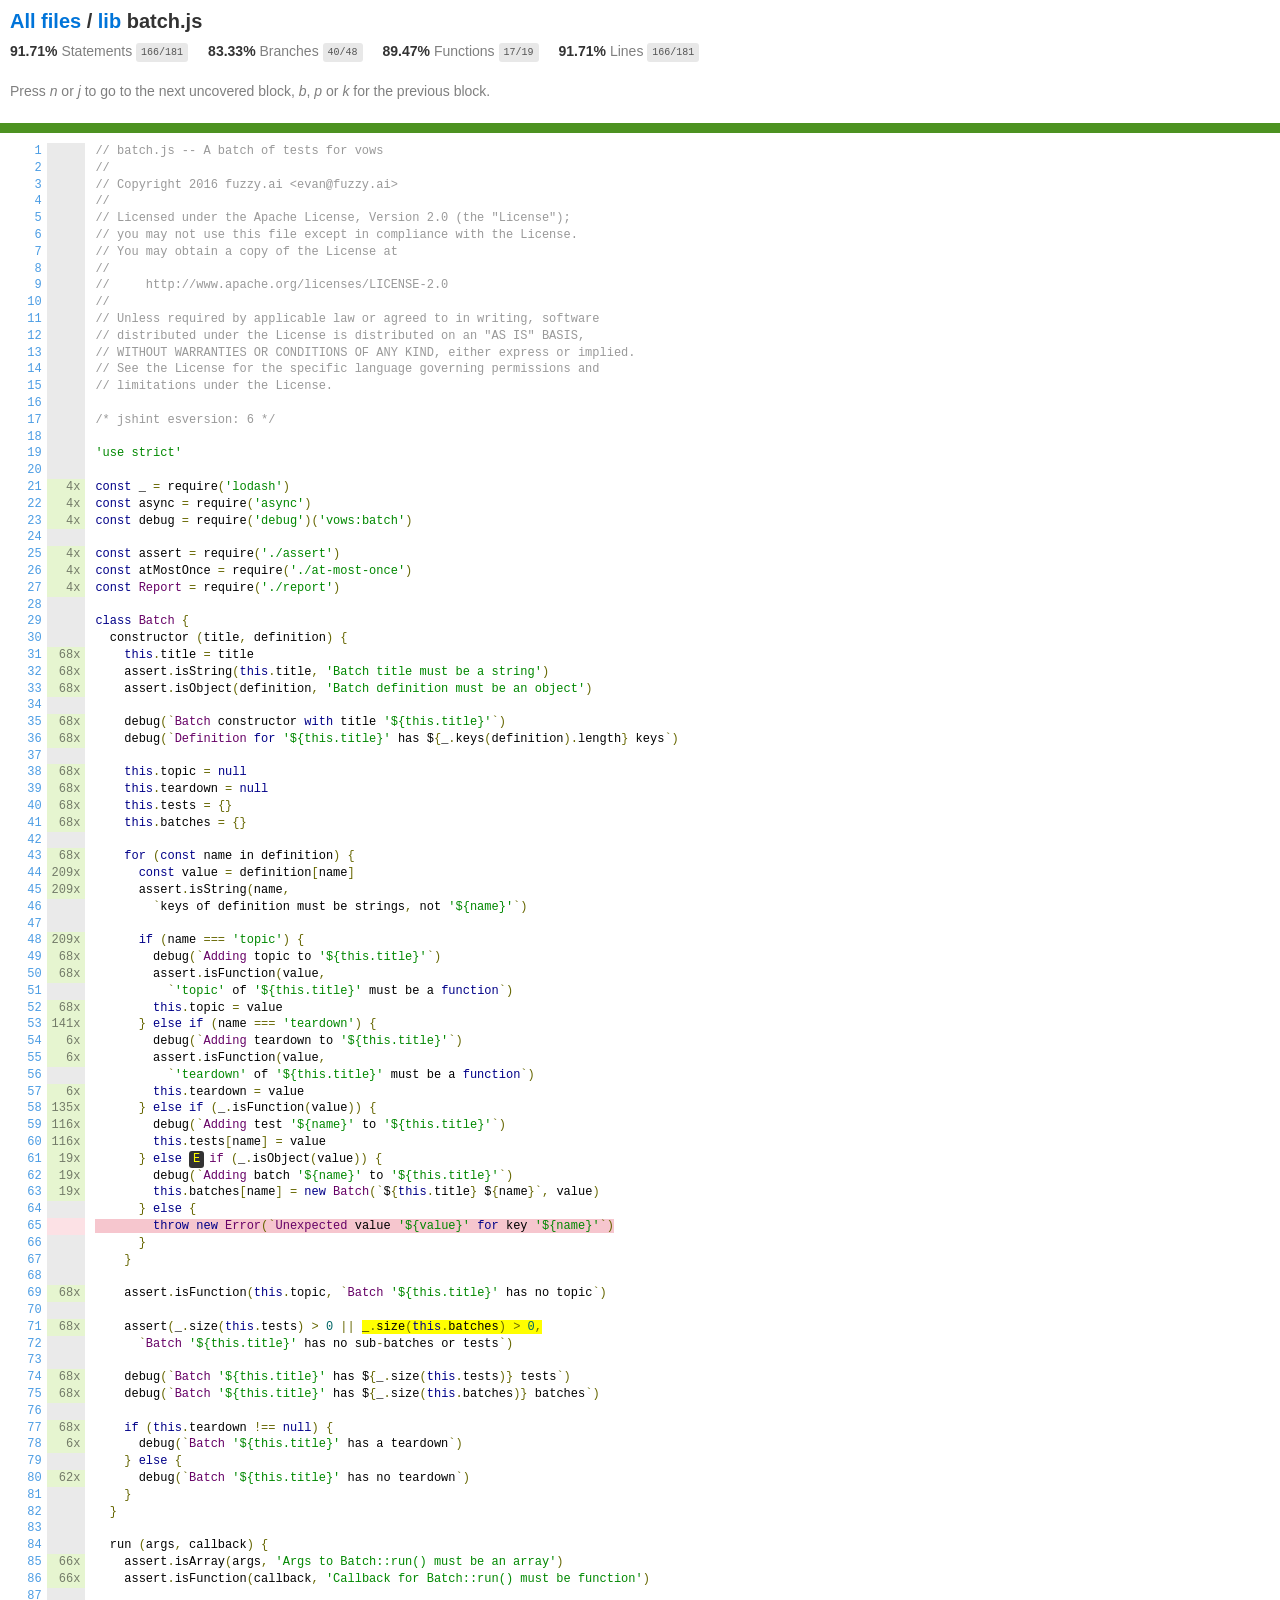
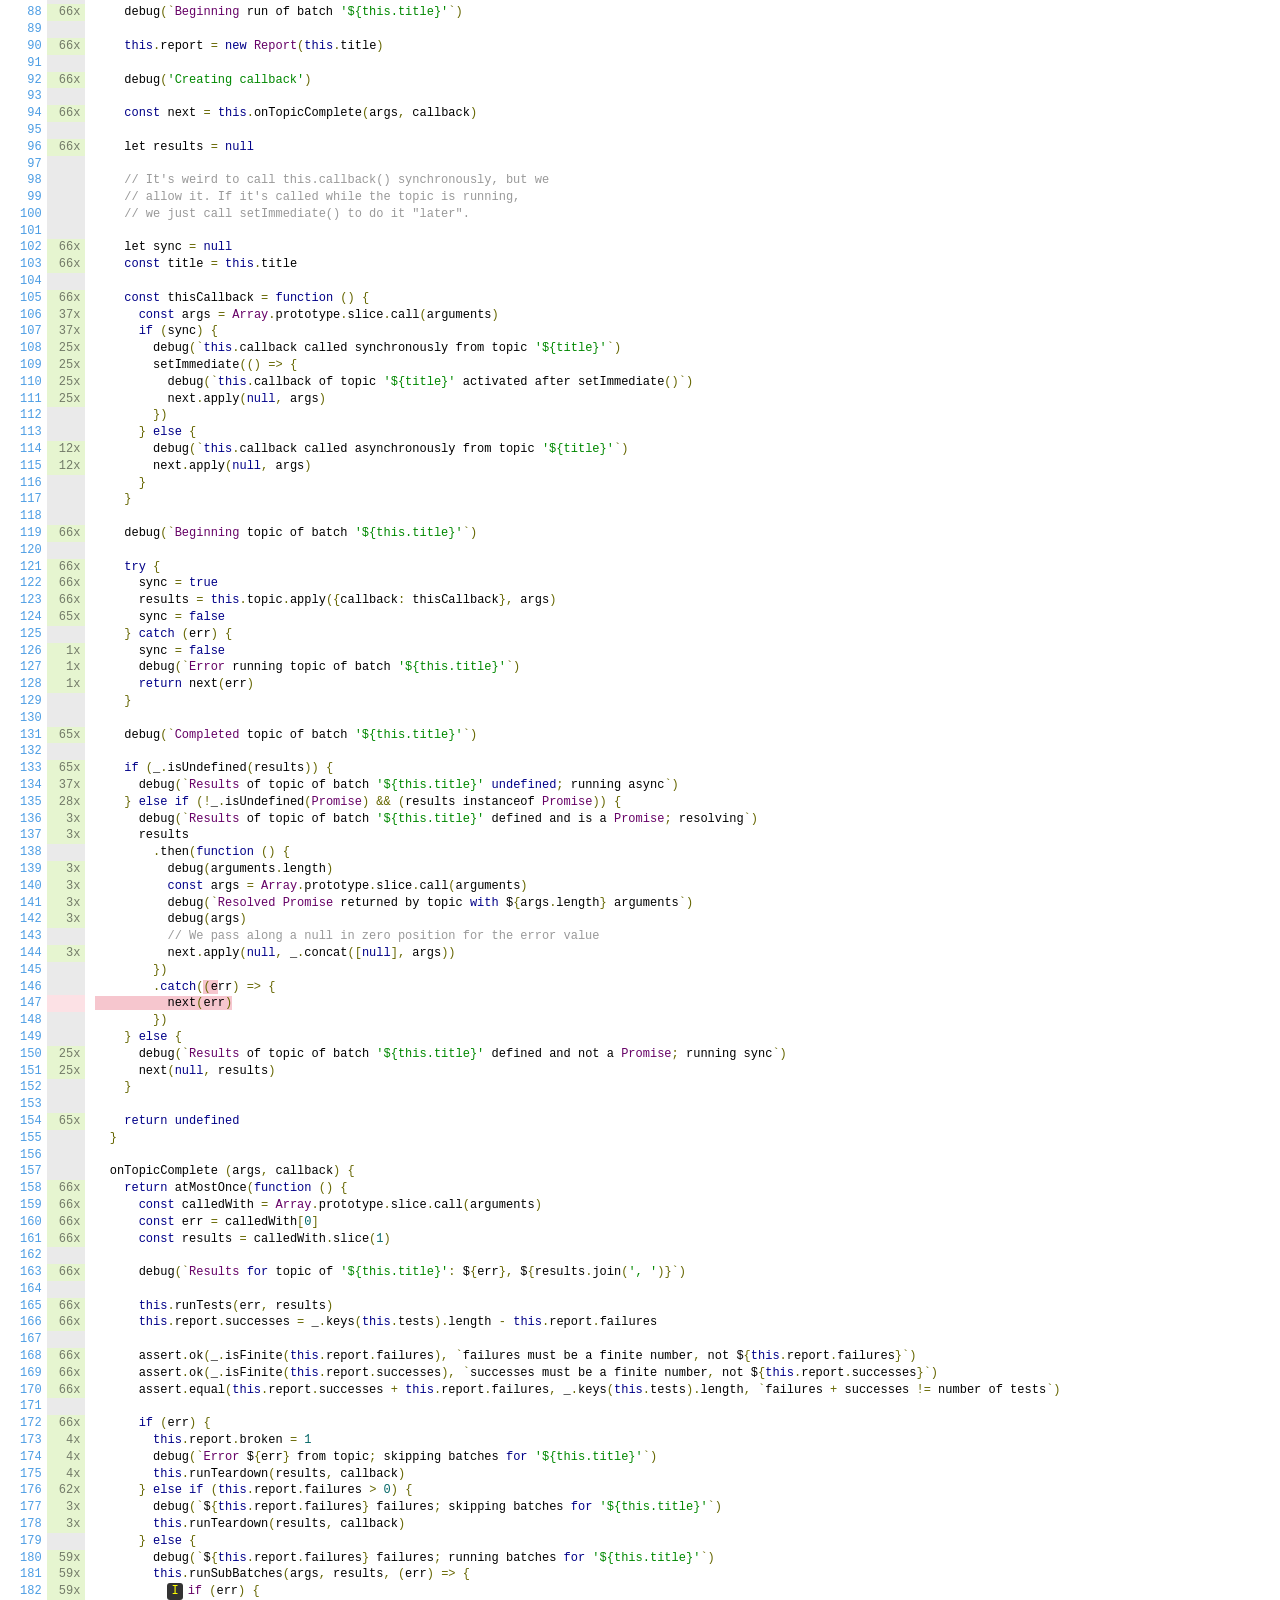
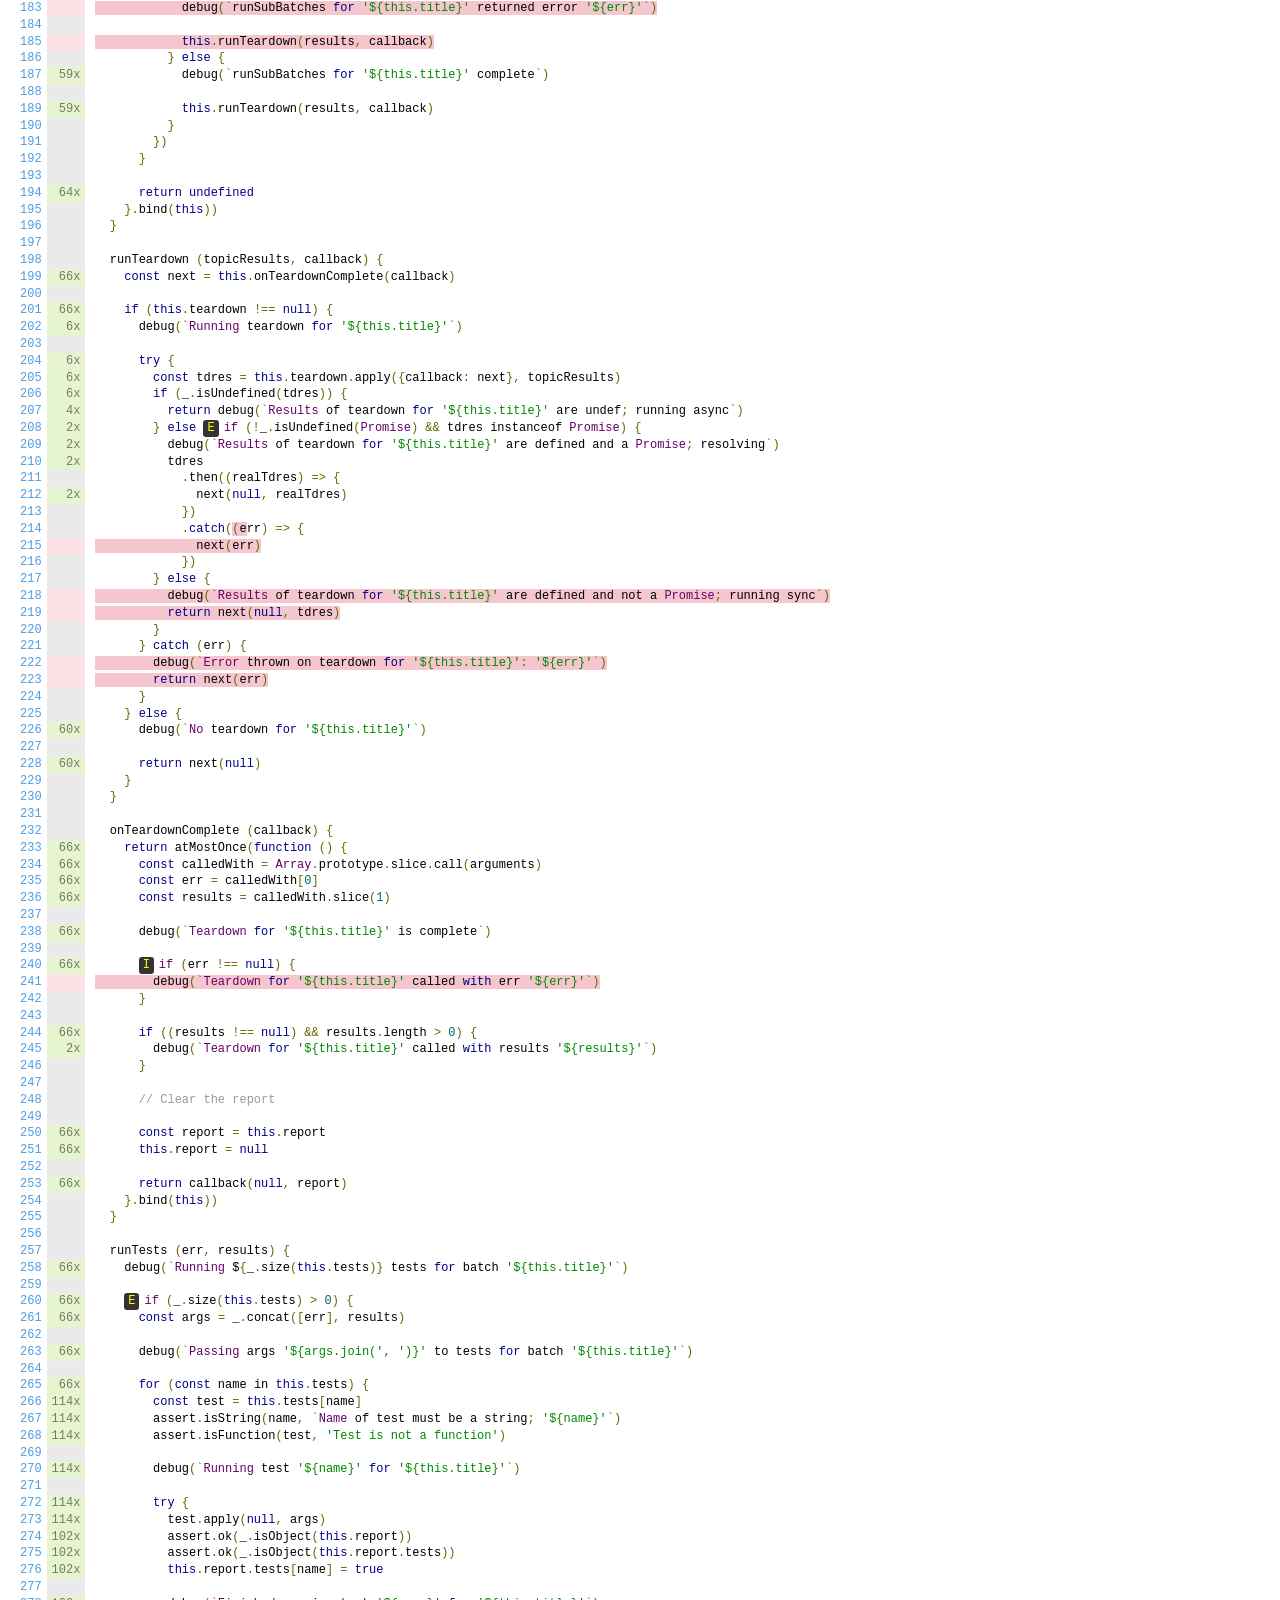
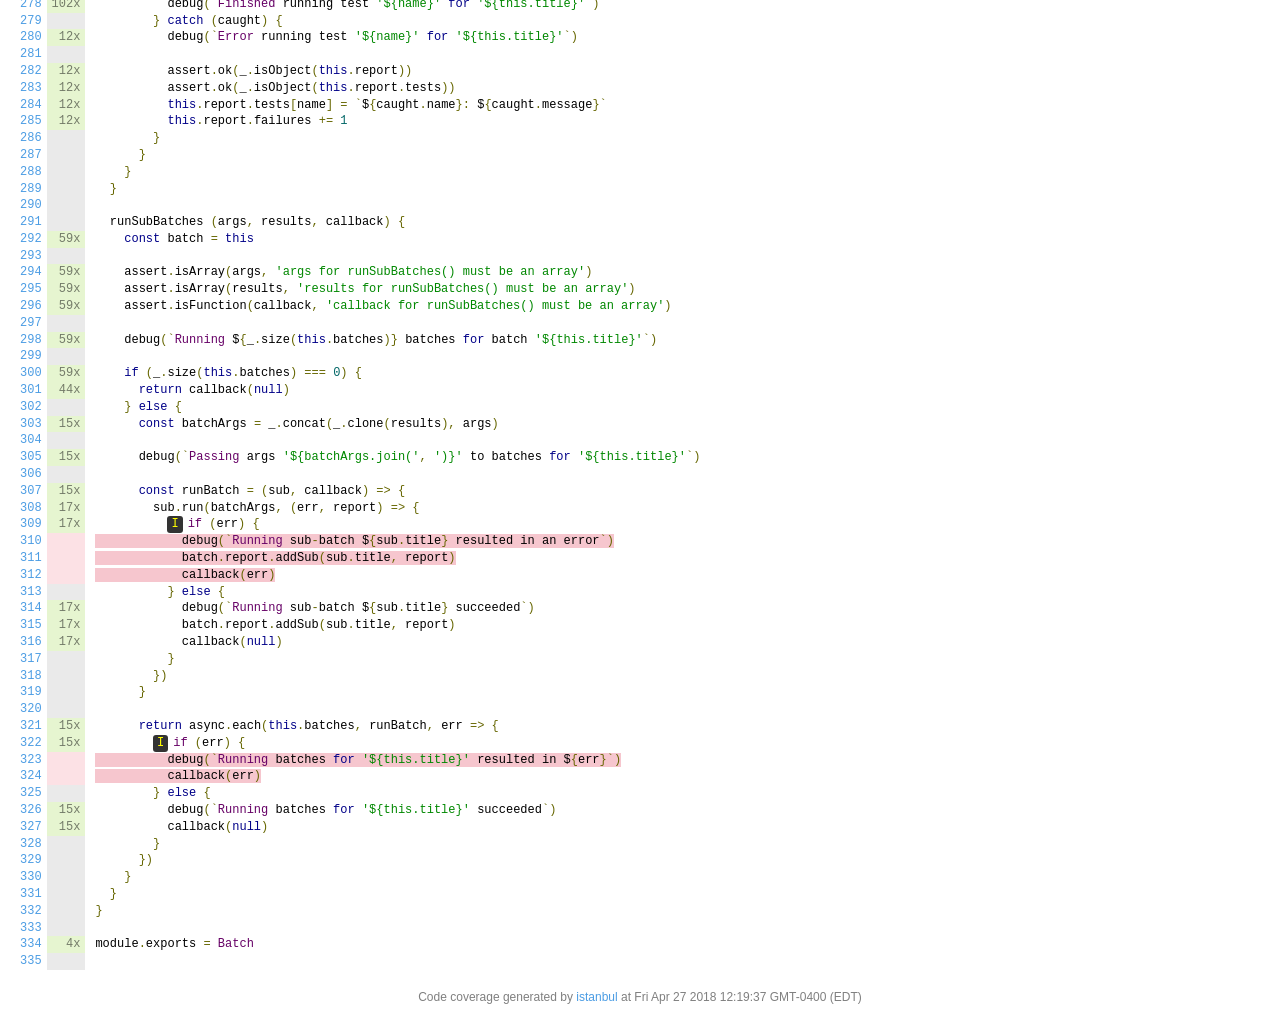
<file: node_modules/vows/coverage/lcov-report/lib/batch.js.html>
<!doctype html>
<html lang="en">
<head>
    <title>Code coverage report for lib/batch.js</title>
    <meta charset="utf-8" />
    <link rel="stylesheet" href="../prettify.css" />
    <link rel="stylesheet" href="../base.css" />
    <meta name="viewport" content="width=device-width, initial-scale=1">
    <style type='text/css'>
        .coverage-summary .sorter {
            background-image: url(../sort-arrow-sprite.png);
        }
    </style>
</head>
<body>
<div class='wrapper'>
  <div class='pad1'>
    <h1>
      <a href="../index.html">All files</a> / <a href="index.html">lib</a> batch.js
    </h1>
    <div class='clearfix'>
      <div class='fl pad1y space-right2'>
        <span class="strong">91.71% </span>
        <span class="quiet">Statements</span>
        <span class='fraction'>166/181</span>
      </div>
      <div class='fl pad1y space-right2'>
        <span class="strong">83.33% </span>
        <span class="quiet">Branches</span>
        <span class='fraction'>40/48</span>
      </div>
      <div class='fl pad1y space-right2'>
        <span class="strong">89.47% </span>
        <span class="quiet">Functions</span>
        <span class='fraction'>17/19</span>
      </div>
      <div class='fl pad1y space-right2'>
        <span class="strong">91.71% </span>
        <span class="quiet">Lines</span>
        <span class='fraction'>166/181</span>
      </div>
    </div>
    <p class="quiet">
      Press <em>n</em> or <em>j</em> to go to the next uncovered block, <em>b</em>, <em>p</em> or <em>k</em> for the previous block.
    </p>
  </div>
  <div class='status-line high'></div>
<pre><table class="coverage">
<tr><td class="line-count quiet"><a name='L1'></a><a href='#L1'>1</a>
<a name='L2'></a><a href='#L2'>2</a>
<a name='L3'></a><a href='#L3'>3</a>
<a name='L4'></a><a href='#L4'>4</a>
<a name='L5'></a><a href='#L5'>5</a>
<a name='L6'></a><a href='#L6'>6</a>
<a name='L7'></a><a href='#L7'>7</a>
<a name='L8'></a><a href='#L8'>8</a>
<a name='L9'></a><a href='#L9'>9</a>
<a name='L10'></a><a href='#L10'>10</a>
<a name='L11'></a><a href='#L11'>11</a>
<a name='L12'></a><a href='#L12'>12</a>
<a name='L13'></a><a href='#L13'>13</a>
<a name='L14'></a><a href='#L14'>14</a>
<a name='L15'></a><a href='#L15'>15</a>
<a name='L16'></a><a href='#L16'>16</a>
<a name='L17'></a><a href='#L17'>17</a>
<a name='L18'></a><a href='#L18'>18</a>
<a name='L19'></a><a href='#L19'>19</a>
<a name='L20'></a><a href='#L20'>20</a>
<a name='L21'></a><a href='#L21'>21</a>
<a name='L22'></a><a href='#L22'>22</a>
<a name='L23'></a><a href='#L23'>23</a>
<a name='L24'></a><a href='#L24'>24</a>
<a name='L25'></a><a href='#L25'>25</a>
<a name='L26'></a><a href='#L26'>26</a>
<a name='L27'></a><a href='#L27'>27</a>
<a name='L28'></a><a href='#L28'>28</a>
<a name='L29'></a><a href='#L29'>29</a>
<a name='L30'></a><a href='#L30'>30</a>
<a name='L31'></a><a href='#L31'>31</a>
<a name='L32'></a><a href='#L32'>32</a>
<a name='L33'></a><a href='#L33'>33</a>
<a name='L34'></a><a href='#L34'>34</a>
<a name='L35'></a><a href='#L35'>35</a>
<a name='L36'></a><a href='#L36'>36</a>
<a name='L37'></a><a href='#L37'>37</a>
<a name='L38'></a><a href='#L38'>38</a>
<a name='L39'></a><a href='#L39'>39</a>
<a name='L40'></a><a href='#L40'>40</a>
<a name='L41'></a><a href='#L41'>41</a>
<a name='L42'></a><a href='#L42'>42</a>
<a name='L43'></a><a href='#L43'>43</a>
<a name='L44'></a><a href='#L44'>44</a>
<a name='L45'></a><a href='#L45'>45</a>
<a name='L46'></a><a href='#L46'>46</a>
<a name='L47'></a><a href='#L47'>47</a>
<a name='L48'></a><a href='#L48'>48</a>
<a name='L49'></a><a href='#L49'>49</a>
<a name='L50'></a><a href='#L50'>50</a>
<a name='L51'></a><a href='#L51'>51</a>
<a name='L52'></a><a href='#L52'>52</a>
<a name='L53'></a><a href='#L53'>53</a>
<a name='L54'></a><a href='#L54'>54</a>
<a name='L55'></a><a href='#L55'>55</a>
<a name='L56'></a><a href='#L56'>56</a>
<a name='L57'></a><a href='#L57'>57</a>
<a name='L58'></a><a href='#L58'>58</a>
<a name='L59'></a><a href='#L59'>59</a>
<a name='L60'></a><a href='#L60'>60</a>
<a name='L61'></a><a href='#L61'>61</a>
<a name='L62'></a><a href='#L62'>62</a>
<a name='L63'></a><a href='#L63'>63</a>
<a name='L64'></a><a href='#L64'>64</a>
<a name='L65'></a><a href='#L65'>65</a>
<a name='L66'></a><a href='#L66'>66</a>
<a name='L67'></a><a href='#L67'>67</a>
<a name='L68'></a><a href='#L68'>68</a>
<a name='L69'></a><a href='#L69'>69</a>
<a name='L70'></a><a href='#L70'>70</a>
<a name='L71'></a><a href='#L71'>71</a>
<a name='L72'></a><a href='#L72'>72</a>
<a name='L73'></a><a href='#L73'>73</a>
<a name='L74'></a><a href='#L74'>74</a>
<a name='L75'></a><a href='#L75'>75</a>
<a name='L76'></a><a href='#L76'>76</a>
<a name='L77'></a><a href='#L77'>77</a>
<a name='L78'></a><a href='#L78'>78</a>
<a name='L79'></a><a href='#L79'>79</a>
<a name='L80'></a><a href='#L80'>80</a>
<a name='L81'></a><a href='#L81'>81</a>
<a name='L82'></a><a href='#L82'>82</a>
<a name='L83'></a><a href='#L83'>83</a>
<a name='L84'></a><a href='#L84'>84</a>
<a name='L85'></a><a href='#L85'>85</a>
<a name='L86'></a><a href='#L86'>86</a>
<a name='L87'></a><a href='#L87'>87</a>
<a name='L88'></a><a href='#L88'>88</a>
<a name='L89'></a><a href='#L89'>89</a>
<a name='L90'></a><a href='#L90'>90</a>
<a name='L91'></a><a href='#L91'>91</a>
<a name='L92'></a><a href='#L92'>92</a>
<a name='L93'></a><a href='#L93'>93</a>
<a name='L94'></a><a href='#L94'>94</a>
<a name='L95'></a><a href='#L95'>95</a>
<a name='L96'></a><a href='#L96'>96</a>
<a name='L97'></a><a href='#L97'>97</a>
<a name='L98'></a><a href='#L98'>98</a>
<a name='L99'></a><a href='#L99'>99</a>
<a name='L100'></a><a href='#L100'>100</a>
<a name='L101'></a><a href='#L101'>101</a>
<a name='L102'></a><a href='#L102'>102</a>
<a name='L103'></a><a href='#L103'>103</a>
<a name='L104'></a><a href='#L104'>104</a>
<a name='L105'></a><a href='#L105'>105</a>
<a name='L106'></a><a href='#L106'>106</a>
<a name='L107'></a><a href='#L107'>107</a>
<a name='L108'></a><a href='#L108'>108</a>
<a name='L109'></a><a href='#L109'>109</a>
<a name='L110'></a><a href='#L110'>110</a>
<a name='L111'></a><a href='#L111'>111</a>
<a name='L112'></a><a href='#L112'>112</a>
<a name='L113'></a><a href='#L113'>113</a>
<a name='L114'></a><a href='#L114'>114</a>
<a name='L115'></a><a href='#L115'>115</a>
<a name='L116'></a><a href='#L116'>116</a>
<a name='L117'></a><a href='#L117'>117</a>
<a name='L118'></a><a href='#L118'>118</a>
<a name='L119'></a><a href='#L119'>119</a>
<a name='L120'></a><a href='#L120'>120</a>
<a name='L121'></a><a href='#L121'>121</a>
<a name='L122'></a><a href='#L122'>122</a>
<a name='L123'></a><a href='#L123'>123</a>
<a name='L124'></a><a href='#L124'>124</a>
<a name='L125'></a><a href='#L125'>125</a>
<a name='L126'></a><a href='#L126'>126</a>
<a name='L127'></a><a href='#L127'>127</a>
<a name='L128'></a><a href='#L128'>128</a>
<a name='L129'></a><a href='#L129'>129</a>
<a name='L130'></a><a href='#L130'>130</a>
<a name='L131'></a><a href='#L131'>131</a>
<a name='L132'></a><a href='#L132'>132</a>
<a name='L133'></a><a href='#L133'>133</a>
<a name='L134'></a><a href='#L134'>134</a>
<a name='L135'></a><a href='#L135'>135</a>
<a name='L136'></a><a href='#L136'>136</a>
<a name='L137'></a><a href='#L137'>137</a>
<a name='L138'></a><a href='#L138'>138</a>
<a name='L139'></a><a href='#L139'>139</a>
<a name='L140'></a><a href='#L140'>140</a>
<a name='L141'></a><a href='#L141'>141</a>
<a name='L142'></a><a href='#L142'>142</a>
<a name='L143'></a><a href='#L143'>143</a>
<a name='L144'></a><a href='#L144'>144</a>
<a name='L145'></a><a href='#L145'>145</a>
<a name='L146'></a><a href='#L146'>146</a>
<a name='L147'></a><a href='#L147'>147</a>
<a name='L148'></a><a href='#L148'>148</a>
<a name='L149'></a><a href='#L149'>149</a>
<a name='L150'></a><a href='#L150'>150</a>
<a name='L151'></a><a href='#L151'>151</a>
<a name='L152'></a><a href='#L152'>152</a>
<a name='L153'></a><a href='#L153'>153</a>
<a name='L154'></a><a href='#L154'>154</a>
<a name='L155'></a><a href='#L155'>155</a>
<a name='L156'></a><a href='#L156'>156</a>
<a name='L157'></a><a href='#L157'>157</a>
<a name='L158'></a><a href='#L158'>158</a>
<a name='L159'></a><a href='#L159'>159</a>
<a name='L160'></a><a href='#L160'>160</a>
<a name='L161'></a><a href='#L161'>161</a>
<a name='L162'></a><a href='#L162'>162</a>
<a name='L163'></a><a href='#L163'>163</a>
<a name='L164'></a><a href='#L164'>164</a>
<a name='L165'></a><a href='#L165'>165</a>
<a name='L166'></a><a href='#L166'>166</a>
<a name='L167'></a><a href='#L167'>167</a>
<a name='L168'></a><a href='#L168'>168</a>
<a name='L169'></a><a href='#L169'>169</a>
<a name='L170'></a><a href='#L170'>170</a>
<a name='L171'></a><a href='#L171'>171</a>
<a name='L172'></a><a href='#L172'>172</a>
<a name='L173'></a><a href='#L173'>173</a>
<a name='L174'></a><a href='#L174'>174</a>
<a name='L175'></a><a href='#L175'>175</a>
<a name='L176'></a><a href='#L176'>176</a>
<a name='L177'></a><a href='#L177'>177</a>
<a name='L178'></a><a href='#L178'>178</a>
<a name='L179'></a><a href='#L179'>179</a>
<a name='L180'></a><a href='#L180'>180</a>
<a name='L181'></a><a href='#L181'>181</a>
<a name='L182'></a><a href='#L182'>182</a>
<a name='L183'></a><a href='#L183'>183</a>
<a name='L184'></a><a href='#L184'>184</a>
<a name='L185'></a><a href='#L185'>185</a>
<a name='L186'></a><a href='#L186'>186</a>
<a name='L187'></a><a href='#L187'>187</a>
<a name='L188'></a><a href='#L188'>188</a>
<a name='L189'></a><a href='#L189'>189</a>
<a name='L190'></a><a href='#L190'>190</a>
<a name='L191'></a><a href='#L191'>191</a>
<a name='L192'></a><a href='#L192'>192</a>
<a name='L193'></a><a href='#L193'>193</a>
<a name='L194'></a><a href='#L194'>194</a>
<a name='L195'></a><a href='#L195'>195</a>
<a name='L196'></a><a href='#L196'>196</a>
<a name='L197'></a><a href='#L197'>197</a>
<a name='L198'></a><a href='#L198'>198</a>
<a name='L199'></a><a href='#L199'>199</a>
<a name='L200'></a><a href='#L200'>200</a>
<a name='L201'></a><a href='#L201'>201</a>
<a name='L202'></a><a href='#L202'>202</a>
<a name='L203'></a><a href='#L203'>203</a>
<a name='L204'></a><a href='#L204'>204</a>
<a name='L205'></a><a href='#L205'>205</a>
<a name='L206'></a><a href='#L206'>206</a>
<a name='L207'></a><a href='#L207'>207</a>
<a name='L208'></a><a href='#L208'>208</a>
<a name='L209'></a><a href='#L209'>209</a>
<a name='L210'></a><a href='#L210'>210</a>
<a name='L211'></a><a href='#L211'>211</a>
<a name='L212'></a><a href='#L212'>212</a>
<a name='L213'></a><a href='#L213'>213</a>
<a name='L214'></a><a href='#L214'>214</a>
<a name='L215'></a><a href='#L215'>215</a>
<a name='L216'></a><a href='#L216'>216</a>
<a name='L217'></a><a href='#L217'>217</a>
<a name='L218'></a><a href='#L218'>218</a>
<a name='L219'></a><a href='#L219'>219</a>
<a name='L220'></a><a href='#L220'>220</a>
<a name='L221'></a><a href='#L221'>221</a>
<a name='L222'></a><a href='#L222'>222</a>
<a name='L223'></a><a href='#L223'>223</a>
<a name='L224'></a><a href='#L224'>224</a>
<a name='L225'></a><a href='#L225'>225</a>
<a name='L226'></a><a href='#L226'>226</a>
<a name='L227'></a><a href='#L227'>227</a>
<a name='L228'></a><a href='#L228'>228</a>
<a name='L229'></a><a href='#L229'>229</a>
<a name='L230'></a><a href='#L230'>230</a>
<a name='L231'></a><a href='#L231'>231</a>
<a name='L232'></a><a href='#L232'>232</a>
<a name='L233'></a><a href='#L233'>233</a>
<a name='L234'></a><a href='#L234'>234</a>
<a name='L235'></a><a href='#L235'>235</a>
<a name='L236'></a><a href='#L236'>236</a>
<a name='L237'></a><a href='#L237'>237</a>
<a name='L238'></a><a href='#L238'>238</a>
<a name='L239'></a><a href='#L239'>239</a>
<a name='L240'></a><a href='#L240'>240</a>
<a name='L241'></a><a href='#L241'>241</a>
<a name='L242'></a><a href='#L242'>242</a>
<a name='L243'></a><a href='#L243'>243</a>
<a name='L244'></a><a href='#L244'>244</a>
<a name='L245'></a><a href='#L245'>245</a>
<a name='L246'></a><a href='#L246'>246</a>
<a name='L247'></a><a href='#L247'>247</a>
<a name='L248'></a><a href='#L248'>248</a>
<a name='L249'></a><a href='#L249'>249</a>
<a name='L250'></a><a href='#L250'>250</a>
<a name='L251'></a><a href='#L251'>251</a>
<a name='L252'></a><a href='#L252'>252</a>
<a name='L253'></a><a href='#L253'>253</a>
<a name='L254'></a><a href='#L254'>254</a>
<a name='L255'></a><a href='#L255'>255</a>
<a name='L256'></a><a href='#L256'>256</a>
<a name='L257'></a><a href='#L257'>257</a>
<a name='L258'></a><a href='#L258'>258</a>
<a name='L259'></a><a href='#L259'>259</a>
<a name='L260'></a><a href='#L260'>260</a>
<a name='L261'></a><a href='#L261'>261</a>
<a name='L262'></a><a href='#L262'>262</a>
<a name='L263'></a><a href='#L263'>263</a>
<a name='L264'></a><a href='#L264'>264</a>
<a name='L265'></a><a href='#L265'>265</a>
<a name='L266'></a><a href='#L266'>266</a>
<a name='L267'></a><a href='#L267'>267</a>
<a name='L268'></a><a href='#L268'>268</a>
<a name='L269'></a><a href='#L269'>269</a>
<a name='L270'></a><a href='#L270'>270</a>
<a name='L271'></a><a href='#L271'>271</a>
<a name='L272'></a><a href='#L272'>272</a>
<a name='L273'></a><a href='#L273'>273</a>
<a name='L274'></a><a href='#L274'>274</a>
<a name='L275'></a><a href='#L275'>275</a>
<a name='L276'></a><a href='#L276'>276</a>
<a name='L277'></a><a href='#L277'>277</a>
<a name='L278'></a><a href='#L278'>278</a>
<a name='L279'></a><a href='#L279'>279</a>
<a name='L280'></a><a href='#L280'>280</a>
<a name='L281'></a><a href='#L281'>281</a>
<a name='L282'></a><a href='#L282'>282</a>
<a name='L283'></a><a href='#L283'>283</a>
<a name='L284'></a><a href='#L284'>284</a>
<a name='L285'></a><a href='#L285'>285</a>
<a name='L286'></a><a href='#L286'>286</a>
<a name='L287'></a><a href='#L287'>287</a>
<a name='L288'></a><a href='#L288'>288</a>
<a name='L289'></a><a href='#L289'>289</a>
<a name='L290'></a><a href='#L290'>290</a>
<a name='L291'></a><a href='#L291'>291</a>
<a name='L292'></a><a href='#L292'>292</a>
<a name='L293'></a><a href='#L293'>293</a>
<a name='L294'></a><a href='#L294'>294</a>
<a name='L295'></a><a href='#L295'>295</a>
<a name='L296'></a><a href='#L296'>296</a>
<a name='L297'></a><a href='#L297'>297</a>
<a name='L298'></a><a href='#L298'>298</a>
<a name='L299'></a><a href='#L299'>299</a>
<a name='L300'></a><a href='#L300'>300</a>
<a name='L301'></a><a href='#L301'>301</a>
<a name='L302'></a><a href='#L302'>302</a>
<a name='L303'></a><a href='#L303'>303</a>
<a name='L304'></a><a href='#L304'>304</a>
<a name='L305'></a><a href='#L305'>305</a>
<a name='L306'></a><a href='#L306'>306</a>
<a name='L307'></a><a href='#L307'>307</a>
<a name='L308'></a><a href='#L308'>308</a>
<a name='L309'></a><a href='#L309'>309</a>
<a name='L310'></a><a href='#L310'>310</a>
<a name='L311'></a><a href='#L311'>311</a>
<a name='L312'></a><a href='#L312'>312</a>
<a name='L313'></a><a href='#L313'>313</a>
<a name='L314'></a><a href='#L314'>314</a>
<a name='L315'></a><a href='#L315'>315</a>
<a name='L316'></a><a href='#L316'>316</a>
<a name='L317'></a><a href='#L317'>317</a>
<a name='L318'></a><a href='#L318'>318</a>
<a name='L319'></a><a href='#L319'>319</a>
<a name='L320'></a><a href='#L320'>320</a>
<a name='L321'></a><a href='#L321'>321</a>
<a name='L322'></a><a href='#L322'>322</a>
<a name='L323'></a><a href='#L323'>323</a>
<a name='L324'></a><a href='#L324'>324</a>
<a name='L325'></a><a href='#L325'>325</a>
<a name='L326'></a><a href='#L326'>326</a>
<a name='L327'></a><a href='#L327'>327</a>
<a name='L328'></a><a href='#L328'>328</a>
<a name='L329'></a><a href='#L329'>329</a>
<a name='L330'></a><a href='#L330'>330</a>
<a name='L331'></a><a href='#L331'>331</a>
<a name='L332'></a><a href='#L332'>332</a>
<a name='L333'></a><a href='#L333'>333</a>
<a name='L334'></a><a href='#L334'>334</a>
<a name='L335'></a><a href='#L335'>335</a></td><td class="line-coverage quiet"><span class="cline-any cline-neutral">&nbsp;</span>
<span class="cline-any cline-neutral">&nbsp;</span>
<span class="cline-any cline-neutral">&nbsp;</span>
<span class="cline-any cline-neutral">&nbsp;</span>
<span class="cline-any cline-neutral">&nbsp;</span>
<span class="cline-any cline-neutral">&nbsp;</span>
<span class="cline-any cline-neutral">&nbsp;</span>
<span class="cline-any cline-neutral">&nbsp;</span>
<span class="cline-any cline-neutral">&nbsp;</span>
<span class="cline-any cline-neutral">&nbsp;</span>
<span class="cline-any cline-neutral">&nbsp;</span>
<span class="cline-any cline-neutral">&nbsp;</span>
<span class="cline-any cline-neutral">&nbsp;</span>
<span class="cline-any cline-neutral">&nbsp;</span>
<span class="cline-any cline-neutral">&nbsp;</span>
<span class="cline-any cline-neutral">&nbsp;</span>
<span class="cline-any cline-neutral">&nbsp;</span>
<span class="cline-any cline-neutral">&nbsp;</span>
<span class="cline-any cline-neutral">&nbsp;</span>
<span class="cline-any cline-neutral">&nbsp;</span>
<span class="cline-any cline-yes">4x</span>
<span class="cline-any cline-yes">4x</span>
<span class="cline-any cline-yes">4x</span>
<span class="cline-any cline-neutral">&nbsp;</span>
<span class="cline-any cline-yes">4x</span>
<span class="cline-any cline-yes">4x</span>
<span class="cline-any cline-yes">4x</span>
<span class="cline-any cline-neutral">&nbsp;</span>
<span class="cline-any cline-neutral">&nbsp;</span>
<span class="cline-any cline-neutral">&nbsp;</span>
<span class="cline-any cline-yes">68x</span>
<span class="cline-any cline-yes">68x</span>
<span class="cline-any cline-yes">68x</span>
<span class="cline-any cline-neutral">&nbsp;</span>
<span class="cline-any cline-yes">68x</span>
<span class="cline-any cline-yes">68x</span>
<span class="cline-any cline-neutral">&nbsp;</span>
<span class="cline-any cline-yes">68x</span>
<span class="cline-any cline-yes">68x</span>
<span class="cline-any cline-yes">68x</span>
<span class="cline-any cline-yes">68x</span>
<span class="cline-any cline-neutral">&nbsp;</span>
<span class="cline-any cline-yes">68x</span>
<span class="cline-any cline-yes">209x</span>
<span class="cline-any cline-yes">209x</span>
<span class="cline-any cline-neutral">&nbsp;</span>
<span class="cline-any cline-neutral">&nbsp;</span>
<span class="cline-any cline-yes">209x</span>
<span class="cline-any cline-yes">68x</span>
<span class="cline-any cline-yes">68x</span>
<span class="cline-any cline-neutral">&nbsp;</span>
<span class="cline-any cline-yes">68x</span>
<span class="cline-any cline-yes">141x</span>
<span class="cline-any cline-yes">6x</span>
<span class="cline-any cline-yes">6x</span>
<span class="cline-any cline-neutral">&nbsp;</span>
<span class="cline-any cline-yes">6x</span>
<span class="cline-any cline-yes">135x</span>
<span class="cline-any cline-yes">116x</span>
<span class="cline-any cline-yes">116x</span>
<span class="cline-any cline-yes">19x</span>
<span class="cline-any cline-yes">19x</span>
<span class="cline-any cline-yes">19x</span>
<span class="cline-any cline-neutral">&nbsp;</span>
<span class="cline-any cline-no">&nbsp;</span>
<span class="cline-any cline-neutral">&nbsp;</span>
<span class="cline-any cline-neutral">&nbsp;</span>
<span class="cline-any cline-neutral">&nbsp;</span>
<span class="cline-any cline-yes">68x</span>
<span class="cline-any cline-neutral">&nbsp;</span>
<span class="cline-any cline-yes">68x</span>
<span class="cline-any cline-neutral">&nbsp;</span>
<span class="cline-any cline-neutral">&nbsp;</span>
<span class="cline-any cline-yes">68x</span>
<span class="cline-any cline-yes">68x</span>
<span class="cline-any cline-neutral">&nbsp;</span>
<span class="cline-any cline-yes">68x</span>
<span class="cline-any cline-yes">6x</span>
<span class="cline-any cline-neutral">&nbsp;</span>
<span class="cline-any cline-yes">62x</span>
<span class="cline-any cline-neutral">&nbsp;</span>
<span class="cline-any cline-neutral">&nbsp;</span>
<span class="cline-any cline-neutral">&nbsp;</span>
<span class="cline-any cline-neutral">&nbsp;</span>
<span class="cline-any cline-yes">66x</span>
<span class="cline-any cline-yes">66x</span>
<span class="cline-any cline-neutral">&nbsp;</span>
<span class="cline-any cline-yes">66x</span>
<span class="cline-any cline-neutral">&nbsp;</span>
<span class="cline-any cline-yes">66x</span>
<span class="cline-any cline-neutral">&nbsp;</span>
<span class="cline-any cline-yes">66x</span>
<span class="cline-any cline-neutral">&nbsp;</span>
<span class="cline-any cline-yes">66x</span>
<span class="cline-any cline-neutral">&nbsp;</span>
<span class="cline-any cline-yes">66x</span>
<span class="cline-any cline-neutral">&nbsp;</span>
<span class="cline-any cline-neutral">&nbsp;</span>
<span class="cline-any cline-neutral">&nbsp;</span>
<span class="cline-any cline-neutral">&nbsp;</span>
<span class="cline-any cline-neutral">&nbsp;</span>
<span class="cline-any cline-yes">66x</span>
<span class="cline-any cline-yes">66x</span>
<span class="cline-any cline-neutral">&nbsp;</span>
<span class="cline-any cline-yes">66x</span>
<span class="cline-any cline-yes">37x</span>
<span class="cline-any cline-yes">37x</span>
<span class="cline-any cline-yes">25x</span>
<span class="cline-any cline-yes">25x</span>
<span class="cline-any cline-yes">25x</span>
<span class="cline-any cline-yes">25x</span>
<span class="cline-any cline-neutral">&nbsp;</span>
<span class="cline-any cline-neutral">&nbsp;</span>
<span class="cline-any cline-yes">12x</span>
<span class="cline-any cline-yes">12x</span>
<span class="cline-any cline-neutral">&nbsp;</span>
<span class="cline-any cline-neutral">&nbsp;</span>
<span class="cline-any cline-neutral">&nbsp;</span>
<span class="cline-any cline-yes">66x</span>
<span class="cline-any cline-neutral">&nbsp;</span>
<span class="cline-any cline-yes">66x</span>
<span class="cline-any cline-yes">66x</span>
<span class="cline-any cline-yes">66x</span>
<span class="cline-any cline-yes">65x</span>
<span class="cline-any cline-neutral">&nbsp;</span>
<span class="cline-any cline-yes">1x</span>
<span class="cline-any cline-yes">1x</span>
<span class="cline-any cline-yes">1x</span>
<span class="cline-any cline-neutral">&nbsp;</span>
<span class="cline-any cline-neutral">&nbsp;</span>
<span class="cline-any cline-yes">65x</span>
<span class="cline-any cline-neutral">&nbsp;</span>
<span class="cline-any cline-yes">65x</span>
<span class="cline-any cline-yes">37x</span>
<span class="cline-any cline-yes">28x</span>
<span class="cline-any cline-yes">3x</span>
<span class="cline-any cline-yes">3x</span>
<span class="cline-any cline-neutral">&nbsp;</span>
<span class="cline-any cline-yes">3x</span>
<span class="cline-any cline-yes">3x</span>
<span class="cline-any cline-yes">3x</span>
<span class="cline-any cline-yes">3x</span>
<span class="cline-any cline-neutral">&nbsp;</span>
<span class="cline-any cline-yes">3x</span>
<span class="cline-any cline-neutral">&nbsp;</span>
<span class="cline-any cline-neutral">&nbsp;</span>
<span class="cline-any cline-no">&nbsp;</span>
<span class="cline-any cline-neutral">&nbsp;</span>
<span class="cline-any cline-neutral">&nbsp;</span>
<span class="cline-any cline-yes">25x</span>
<span class="cline-any cline-yes">25x</span>
<span class="cline-any cline-neutral">&nbsp;</span>
<span class="cline-any cline-neutral">&nbsp;</span>
<span class="cline-any cline-yes">65x</span>
<span class="cline-any cline-neutral">&nbsp;</span>
<span class="cline-any cline-neutral">&nbsp;</span>
<span class="cline-any cline-neutral">&nbsp;</span>
<span class="cline-any cline-yes">66x</span>
<span class="cline-any cline-yes">66x</span>
<span class="cline-any cline-yes">66x</span>
<span class="cline-any cline-yes">66x</span>
<span class="cline-any cline-neutral">&nbsp;</span>
<span class="cline-any cline-yes">66x</span>
<span class="cline-any cline-neutral">&nbsp;</span>
<span class="cline-any cline-yes">66x</span>
<span class="cline-any cline-yes">66x</span>
<span class="cline-any cline-neutral">&nbsp;</span>
<span class="cline-any cline-yes">66x</span>
<span class="cline-any cline-yes">66x</span>
<span class="cline-any cline-yes">66x</span>
<span class="cline-any cline-neutral">&nbsp;</span>
<span class="cline-any cline-yes">66x</span>
<span class="cline-any cline-yes">4x</span>
<span class="cline-any cline-yes">4x</span>
<span class="cline-any cline-yes">4x</span>
<span class="cline-any cline-yes">62x</span>
<span class="cline-any cline-yes">3x</span>
<span class="cline-any cline-yes">3x</span>
<span class="cline-any cline-neutral">&nbsp;</span>
<span class="cline-any cline-yes">59x</span>
<span class="cline-any cline-yes">59x</span>
<span class="cline-any cline-yes">59x</span>
<span class="cline-any cline-no">&nbsp;</span>
<span class="cline-any cline-neutral">&nbsp;</span>
<span class="cline-any cline-no">&nbsp;</span>
<span class="cline-any cline-neutral">&nbsp;</span>
<span class="cline-any cline-yes">59x</span>
<span class="cline-any cline-neutral">&nbsp;</span>
<span class="cline-any cline-yes">59x</span>
<span class="cline-any cline-neutral">&nbsp;</span>
<span class="cline-any cline-neutral">&nbsp;</span>
<span class="cline-any cline-neutral">&nbsp;</span>
<span class="cline-any cline-neutral">&nbsp;</span>
<span class="cline-any cline-yes">64x</span>
<span class="cline-any cline-neutral">&nbsp;</span>
<span class="cline-any cline-neutral">&nbsp;</span>
<span class="cline-any cline-neutral">&nbsp;</span>
<span class="cline-any cline-neutral">&nbsp;</span>
<span class="cline-any cline-yes">66x</span>
<span class="cline-any cline-neutral">&nbsp;</span>
<span class="cline-any cline-yes">66x</span>
<span class="cline-any cline-yes">6x</span>
<span class="cline-any cline-neutral">&nbsp;</span>
<span class="cline-any cline-yes">6x</span>
<span class="cline-any cline-yes">6x</span>
<span class="cline-any cline-yes">6x</span>
<span class="cline-any cline-yes">4x</span>
<span class="cline-any cline-yes">2x</span>
<span class="cline-any cline-yes">2x</span>
<span class="cline-any cline-yes">2x</span>
<span class="cline-any cline-neutral">&nbsp;</span>
<span class="cline-any cline-yes">2x</span>
<span class="cline-any cline-neutral">&nbsp;</span>
<span class="cline-any cline-neutral">&nbsp;</span>
<span class="cline-any cline-no">&nbsp;</span>
<span class="cline-any cline-neutral">&nbsp;</span>
<span class="cline-any cline-neutral">&nbsp;</span>
<span class="cline-any cline-no">&nbsp;</span>
<span class="cline-any cline-no">&nbsp;</span>
<span class="cline-any cline-neutral">&nbsp;</span>
<span class="cline-any cline-neutral">&nbsp;</span>
<span class="cline-any cline-no">&nbsp;</span>
<span class="cline-any cline-no">&nbsp;</span>
<span class="cline-any cline-neutral">&nbsp;</span>
<span class="cline-any cline-neutral">&nbsp;</span>
<span class="cline-any cline-yes">60x</span>
<span class="cline-any cline-neutral">&nbsp;</span>
<span class="cline-any cline-yes">60x</span>
<span class="cline-any cline-neutral">&nbsp;</span>
<span class="cline-any cline-neutral">&nbsp;</span>
<span class="cline-any cline-neutral">&nbsp;</span>
<span class="cline-any cline-neutral">&nbsp;</span>
<span class="cline-any cline-yes">66x</span>
<span class="cline-any cline-yes">66x</span>
<span class="cline-any cline-yes">66x</span>
<span class="cline-any cline-yes">66x</span>
<span class="cline-any cline-neutral">&nbsp;</span>
<span class="cline-any cline-yes">66x</span>
<span class="cline-any cline-neutral">&nbsp;</span>
<span class="cline-any cline-yes">66x</span>
<span class="cline-any cline-no">&nbsp;</span>
<span class="cline-any cline-neutral">&nbsp;</span>
<span class="cline-any cline-neutral">&nbsp;</span>
<span class="cline-any cline-yes">66x</span>
<span class="cline-any cline-yes">2x</span>
<span class="cline-any cline-neutral">&nbsp;</span>
<span class="cline-any cline-neutral">&nbsp;</span>
<span class="cline-any cline-neutral">&nbsp;</span>
<span class="cline-any cline-neutral">&nbsp;</span>
<span class="cline-any cline-yes">66x</span>
<span class="cline-any cline-yes">66x</span>
<span class="cline-any cline-neutral">&nbsp;</span>
<span class="cline-any cline-yes">66x</span>
<span class="cline-any cline-neutral">&nbsp;</span>
<span class="cline-any cline-neutral">&nbsp;</span>
<span class="cline-any cline-neutral">&nbsp;</span>
<span class="cline-any cline-neutral">&nbsp;</span>
<span class="cline-any cline-yes">66x</span>
<span class="cline-any cline-neutral">&nbsp;</span>
<span class="cline-any cline-yes">66x</span>
<span class="cline-any cline-yes">66x</span>
<span class="cline-any cline-neutral">&nbsp;</span>
<span class="cline-any cline-yes">66x</span>
<span class="cline-any cline-neutral">&nbsp;</span>
<span class="cline-any cline-yes">66x</span>
<span class="cline-any cline-yes">114x</span>
<span class="cline-any cline-yes">114x</span>
<span class="cline-any cline-yes">114x</span>
<span class="cline-any cline-neutral">&nbsp;</span>
<span class="cline-any cline-yes">114x</span>
<span class="cline-any cline-neutral">&nbsp;</span>
<span class="cline-any cline-yes">114x</span>
<span class="cline-any cline-yes">114x</span>
<span class="cline-any cline-yes">102x</span>
<span class="cline-any cline-yes">102x</span>
<span class="cline-any cline-yes">102x</span>
<span class="cline-any cline-neutral">&nbsp;</span>
<span class="cline-any cline-yes">102x</span>
<span class="cline-any cline-neutral">&nbsp;</span>
<span class="cline-any cline-yes">12x</span>
<span class="cline-any cline-neutral">&nbsp;</span>
<span class="cline-any cline-yes">12x</span>
<span class="cline-any cline-yes">12x</span>
<span class="cline-any cline-yes">12x</span>
<span class="cline-any cline-yes">12x</span>
<span class="cline-any cline-neutral">&nbsp;</span>
<span class="cline-any cline-neutral">&nbsp;</span>
<span class="cline-any cline-neutral">&nbsp;</span>
<span class="cline-any cline-neutral">&nbsp;</span>
<span class="cline-any cline-neutral">&nbsp;</span>
<span class="cline-any cline-neutral">&nbsp;</span>
<span class="cline-any cline-yes">59x</span>
<span class="cline-any cline-neutral">&nbsp;</span>
<span class="cline-any cline-yes">59x</span>
<span class="cline-any cline-yes">59x</span>
<span class="cline-any cline-yes">59x</span>
<span class="cline-any cline-neutral">&nbsp;</span>
<span class="cline-any cline-yes">59x</span>
<span class="cline-any cline-neutral">&nbsp;</span>
<span class="cline-any cline-yes">59x</span>
<span class="cline-any cline-yes">44x</span>
<span class="cline-any cline-neutral">&nbsp;</span>
<span class="cline-any cline-yes">15x</span>
<span class="cline-any cline-neutral">&nbsp;</span>
<span class="cline-any cline-yes">15x</span>
<span class="cline-any cline-neutral">&nbsp;</span>
<span class="cline-any cline-yes">15x</span>
<span class="cline-any cline-yes">17x</span>
<span class="cline-any cline-yes">17x</span>
<span class="cline-any cline-no">&nbsp;</span>
<span class="cline-any cline-no">&nbsp;</span>
<span class="cline-any cline-no">&nbsp;</span>
<span class="cline-any cline-neutral">&nbsp;</span>
<span class="cline-any cline-yes">17x</span>
<span class="cline-any cline-yes">17x</span>
<span class="cline-any cline-yes">17x</span>
<span class="cline-any cline-neutral">&nbsp;</span>
<span class="cline-any cline-neutral">&nbsp;</span>
<span class="cline-any cline-neutral">&nbsp;</span>
<span class="cline-any cline-neutral">&nbsp;</span>
<span class="cline-any cline-yes">15x</span>
<span class="cline-any cline-yes">15x</span>
<span class="cline-any cline-no">&nbsp;</span>
<span class="cline-any cline-no">&nbsp;</span>
<span class="cline-any cline-neutral">&nbsp;</span>
<span class="cline-any cline-yes">15x</span>
<span class="cline-any cline-yes">15x</span>
<span class="cline-any cline-neutral">&nbsp;</span>
<span class="cline-any cline-neutral">&nbsp;</span>
<span class="cline-any cline-neutral">&nbsp;</span>
<span class="cline-any cline-neutral">&nbsp;</span>
<span class="cline-any cline-neutral">&nbsp;</span>
<span class="cline-any cline-neutral">&nbsp;</span>
<span class="cline-any cline-yes">4x</span>
<span class="cline-any cline-neutral">&nbsp;</span></td><td class="text"><pre class="prettyprint lang-js">// batch.js -- A batch of tests for vows
//
// Copyright 2016 fuzzy.ai &lt;evan@fuzzy.ai&gt;
//
// Licensed under the Apache License, Version 2.0 (the "License");
// you may not use this file except in compliance with the License.
// You may obtain a copy of the License at
//
//     http://www.apache.org/licenses/LICENSE-2.0
//
// Unless required by applicable law or agreed to in writing, software
// distributed under the License is distributed on an "AS IS" BASIS,
// WITHOUT WARRANTIES OR CONDITIONS OF ANY KIND, either express or implied.
// See the License for the specific language governing permissions and
// limitations under the License.
&nbsp;
/* jshint esversion: 6 */
&nbsp;
'use strict'
&nbsp;
const _ = require('lodash')
const async = require('async')
const debug = require('debug')('vows:batch')
&nbsp;
const assert = require('./assert')
const atMostOnce = require('./at-most-once')
const Report = require('./report')
&nbsp;
class Batch {
  constructor (title, definition) {
    this.title = title
    assert.isString(this.title, 'Batch title must be a string')
    assert.isObject(definition, 'Batch definition must be an object')
&nbsp;
    debug(`Batch constructor with title '${this.title}'`)
    debug(`Definition for '${this.title}' has ${_.keys(definition).length} keys`)
&nbsp;
    this.topic = null
    this.teardown = null
    this.tests = {}
    this.batches = {}
&nbsp;
    for (const name in definition) {
      const value = definition[name]
      assert.isString(name,
        `keys of definition must be strings, not '${name}'`)
&nbsp;
      if (name === 'topic') {
        debug(`Adding topic to '${this.title}'`)
        assert.isFunction(value,
          `'topic' of '${this.title}' must be a function`)
        this.topic = value
      } else if (name === 'teardown') {
        debug(`Adding teardown to '${this.title}'`)
        assert.isFunction(value,
          `'teardown' of '${this.title}' must be a function`)
        this.teardown = value
      } else if (_.isFunction(value)) {
        debug(`Adding test '${name}' to '${this.title}'`)
        this.tests[name] = value
      } else <span class="missing-if-branch" title="else path not taken" >E</span>if (_.isObject(value)) {
        debug(`Adding batch '${name}' to '${this.title}'`)
        this.batches[name] = new Batch(`${this.title} ${name}`, value)
      } else {
<span class="cstat-no" title="statement not covered" >        throw new Error(`Unexpected value '${value}' for key '${name}'`)</span>
      }
    }
&nbsp;
    assert.isFunction(this.topic, `Batch '${this.title}' has no topic`)
&nbsp;
    assert(_.size(this.tests) &gt; 0 || <span class="branch-1 cbranch-no" title="branch not covered" >_.size(this.batches) &gt; 0,</span>
      `Batch '${this.title}' has no sub-batches or tests`)
&nbsp;
    debug(`Batch '${this.title}' has ${_.size(this.tests)} tests`)
    debug(`Batch '${this.title}' has ${_.size(this.batches)} batches`)
&nbsp;
    if (this.teardown !== null) {
      debug(`Batch '${this.title}' has a teardown`)
    } else {
      debug(`Batch '${this.title}' has no teardown`)
    }
  }
&nbsp;
  run (args, callback) {
    assert.isArray(args, 'Args to Batch::run() must be an array')
    assert.isFunction(callback, 'Callback for Batch::run() must be function')
&nbsp;
    debug(`Beginning run of batch '${this.title}'`)
&nbsp;
    this.report = new Report(this.title)
&nbsp;
    debug('Creating callback')
&nbsp;
    const next = this.onTopicComplete(args, callback)
&nbsp;
    let results = null
&nbsp;
    // It's weird to call this.callback() synchronously, but we
    // allow it. If it's called while the topic is running,
    // we just call setImmediate() to do it "later".
&nbsp;
    let sync = null
    const title = this.title
&nbsp;
    const thisCallback = function () {
      const args = Array.prototype.slice.call(arguments)
      if (sync) {
        debug(`this.callback called synchronously from topic '${title}'`)
        setImmediate(() =&gt; {
          debug(`this.callback of topic '${title}' activated after setImmediate()`)
          next.apply(null, args)
        })
      } else {
        debug(`this.callback called asynchronously from topic '${title}'`)
        next.apply(null, args)
      }
    }
&nbsp;
    debug(`Beginning topic of batch '${this.title}'`)
&nbsp;
    try {
      sync = true
      results = this.topic.apply({callback: thisCallback}, args)
      sync = false
    } catch (err) {
      sync = false
      debug(`Error running topic of batch '${this.title}'`)
      return next(err)
    }
&nbsp;
    debug(`Completed topic of batch '${this.title}'`)
&nbsp;
    if (_.isUndefined(results)) {
      debug(`Results of topic of batch '${this.title}' undefined; running async`)
    } else if (!_.isUndefined(Promise) &amp;&amp; (results instanceof Promise)) {
      debug(`Results of topic of batch '${this.title}' defined and is a Promise; resolving`)
      results
        .then(function () {
          debug(arguments.length)
          const args = Array.prototype.slice.call(arguments)
          debug(`Resolved Promise returned by topic with ${args.length} arguments`)
          debug(args)
          // We pass along a null in zero position for the error value
          next.apply(null, _.concat([null], args))
        })
        .catch(<span class="fstat-no" title="function not covered" >(e</span>rr) =&gt; {
<span class="cstat-no" title="statement not covered" >          next(err)</span>
        })
    } else {
      debug(`Results of topic of batch '${this.title}' defined and not a Promise; running sync`)
      next(null, results)
    }
&nbsp;
    return undefined
  }
&nbsp;
  onTopicComplete (args, callback) {
    return atMostOnce(function () {
      const calledWith = Array.prototype.slice.call(arguments)
      const err = calledWith[0]
      const results = calledWith.slice(1)
&nbsp;
      debug(`Results for topic of '${this.title}': ${err}, ${results.join(', ')}`)
&nbsp;
      this.runTests(err, results)
      this.report.successes = _.keys(this.tests).length - this.report.failures
&nbsp;
      assert.ok(_.isFinite(this.report.failures), `failures must be a finite number, not ${this.report.failures}`)
      assert.ok(_.isFinite(this.report.successes), `successes must be a finite number, not ${this.report.successes}`)
      assert.equal(this.report.successes + this.report.failures, _.keys(this.tests).length, `failures + successes != number of tests`)
&nbsp;
      if (err) {
        this.report.broken = 1
        debug(`Error ${err} from topic; skipping batches for '${this.title}'`)
        this.runTeardown(results, callback)
      } else if (this.report.failures &gt; 0) {
        debug(`${this.report.failures} failures; skipping batches for '${this.title}'`)
        this.runTeardown(results, callback)
      } else {
        debug(`${this.report.failures} failures; running batches for '${this.title}'`)
        this.runSubBatches(args, results, (err) =&gt; {
          <span class="missing-if-branch" title="if path not taken" >I</span>if (err) {
<span class="cstat-no" title="statement not covered" >            debug(`runSubBatches for '${this.title}' returned error '${err}'`)</span>
&nbsp;
<span class="cstat-no" title="statement not covered" >            this.runTeardown(results, callback)</span>
          } else {
            debug(`runSubBatches for '${this.title}' complete`)
&nbsp;
            this.runTeardown(results, callback)
          }
        })
      }
&nbsp;
      return undefined
    }.bind(this))
  }
&nbsp;
  runTeardown (topicResults, callback) {
    const next = this.onTeardownComplete(callback)
&nbsp;
    if (this.teardown !== null) {
      debug(`Running teardown for '${this.title}'`)
&nbsp;
      try {
        const tdres = this.teardown.apply({callback: next}, topicResults)
        if (_.isUndefined(tdres)) {
          return debug(`Results of teardown for '${this.title}' are undef; running async`)
        } else <span class="missing-if-branch" title="else path not taken" >E</span>if (!_.isUndefined(Promise) &amp;&amp; tdres instanceof Promise) {
          debug(`Results of teardown for '${this.title}' are defined and a Promise; resolving`)
          tdres
            .then((realTdres) =&gt; {
              next(null, realTdres)
            })
            .catch(<span class="fstat-no" title="function not covered" >(e</span>rr) =&gt; {
<span class="cstat-no" title="statement not covered" >              next(err)</span>
            })
        } else {
<span class="cstat-no" title="statement not covered" >          debug(`Results of teardown for '${this.title}' are defined and not a Promise; running sync`)</span>
<span class="cstat-no" title="statement not covered" >          return next(null, tdres)</span>
        }
      } catch (err) {
<span class="cstat-no" title="statement not covered" >        debug(`Error thrown on teardown for '${this.title}': '${err}'`)</span>
<span class="cstat-no" title="statement not covered" >        return next(err)</span>
      }
    } else {
      debug(`No teardown for '${this.title}'`)
&nbsp;
      return next(null)
    }
  }
&nbsp;
  onTeardownComplete (callback) {
    return atMostOnce(function () {
      const calledWith = Array.prototype.slice.call(arguments)
      const err = calledWith[0]
      const results = calledWith.slice(1)
&nbsp;
      debug(`Teardown for '${this.title}' is complete`)
&nbsp;
      <span class="missing-if-branch" title="if path not taken" >I</span>if (err !== null) {
<span class="cstat-no" title="statement not covered" >        debug(`Teardown for '${this.title}' called with err '${err}'`)</span>
      }
&nbsp;
      if ((results !== null) &amp;&amp; results.length &gt; 0) {
        debug(`Teardown for '${this.title}' called with results '${results}'`)
      }
&nbsp;
      // Clear the report
&nbsp;
      const report = this.report
      this.report = null
&nbsp;
      return callback(null, report)
    }.bind(this))
  }
&nbsp;
  runTests (err, results) {
    debug(`Running ${_.size(this.tests)} tests for batch '${this.title}'`)
&nbsp;
    <span class="missing-if-branch" title="else path not taken" >E</span>if (_.size(this.tests) &gt; 0) {
      const args = _.concat([err], results)
&nbsp;
      debug(`Passing args '${args.join(', ')}' to tests for batch '${this.title}'`)
&nbsp;
      for (const name in this.tests) {
        const test = this.tests[name]
        assert.isString(name, `Name of test must be a string; '${name}'`)
        assert.isFunction(test, 'Test is not a function')
&nbsp;
        debug(`Running test '${name}' for '${this.title}'`)
&nbsp;
        try {
          test.apply(null, args)
          assert.ok(_.isObject(this.report))
          assert.ok(_.isObject(this.report.tests))
          this.report.tests[name] = true
&nbsp;
          debug(`Finished running test '${name}' for '${this.title}'`)
        } catch (caught) {
          debug(`Error running test '${name}' for '${this.title}'`)
&nbsp;
          assert.ok(_.isObject(this.report))
          assert.ok(_.isObject(this.report.tests))
          this.report.tests[name] = `${caught.name}: ${caught.message}`
          this.report.failures += 1
        }
      }
    }
  }
&nbsp;
  runSubBatches (args, results, callback) {
    const batch = this
&nbsp;
    assert.isArray(args, 'args for runSubBatches() must be an array')
    assert.isArray(results, 'results for runSubBatches() must be an array')
    assert.isFunction(callback, 'callback for runSubBatches() must be an array')
&nbsp;
    debug(`Running ${_.size(this.batches)} batches for batch '${this.title}'`)
&nbsp;
    if (_.size(this.batches) === 0) {
      return callback(null)
    } else {
      const batchArgs = _.concat(_.clone(results), args)
&nbsp;
      debug(`Passing args '${batchArgs.join(', ')}' to batches for '${this.title}'`)
&nbsp;
      const runBatch = (sub, callback) =&gt; {
        sub.run(batchArgs, (err, report) =&gt; {
          <span class="missing-if-branch" title="if path not taken" >I</span>if (err) {
<span class="cstat-no" title="statement not covered" >            debug(`Running sub-batch ${sub.title} resulted in an error`)</span>
<span class="cstat-no" title="statement not covered" >            batch.report.addSub(sub.title, report)</span>
<span class="cstat-no" title="statement not covered" >            callback(err)</span>
          } else {
            debug(`Running sub-batch ${sub.title} succeeded`)
            batch.report.addSub(sub.title, report)
            callback(null)
          }
        })
      }
&nbsp;
      return async.each(this.batches, runBatch, err =&gt; {
        <span class="missing-if-branch" title="if path not taken" >I</span>if (err) {
<span class="cstat-no" title="statement not covered" >          debug(`Running batches for '${this.title}' resulted in ${err}`)</span>
<span class="cstat-no" title="statement not covered" >          callback(err)</span>
        } else {
          debug(`Running batches for '${this.title}' succeeded`)
          callback(null)
        }
      })
    }
  }
}
&nbsp;
module.exports = Batch
&nbsp;</pre></td></tr>
</table></pre>
<div class='push'></div><!-- for sticky footer -->
</div><!-- /wrapper -->
<div class='footer quiet pad2 space-top1 center small'>
  Code coverage
  generated by <a href="https://istanbul.js.org/" target="_blank">istanbul</a> at Fri Apr 27 2018 12:19:37 GMT-0400 (EDT)
</div>
</div>
<script src="../prettify.js"></script>
<script>
window.onload = function () {
        if (typeof prettyPrint === 'function') {
            prettyPrint();
        }
};
</script>
<script src="../sorter.js"></script>
<script src="../block-navigation.js"></script>
</body>
</html>
</file>
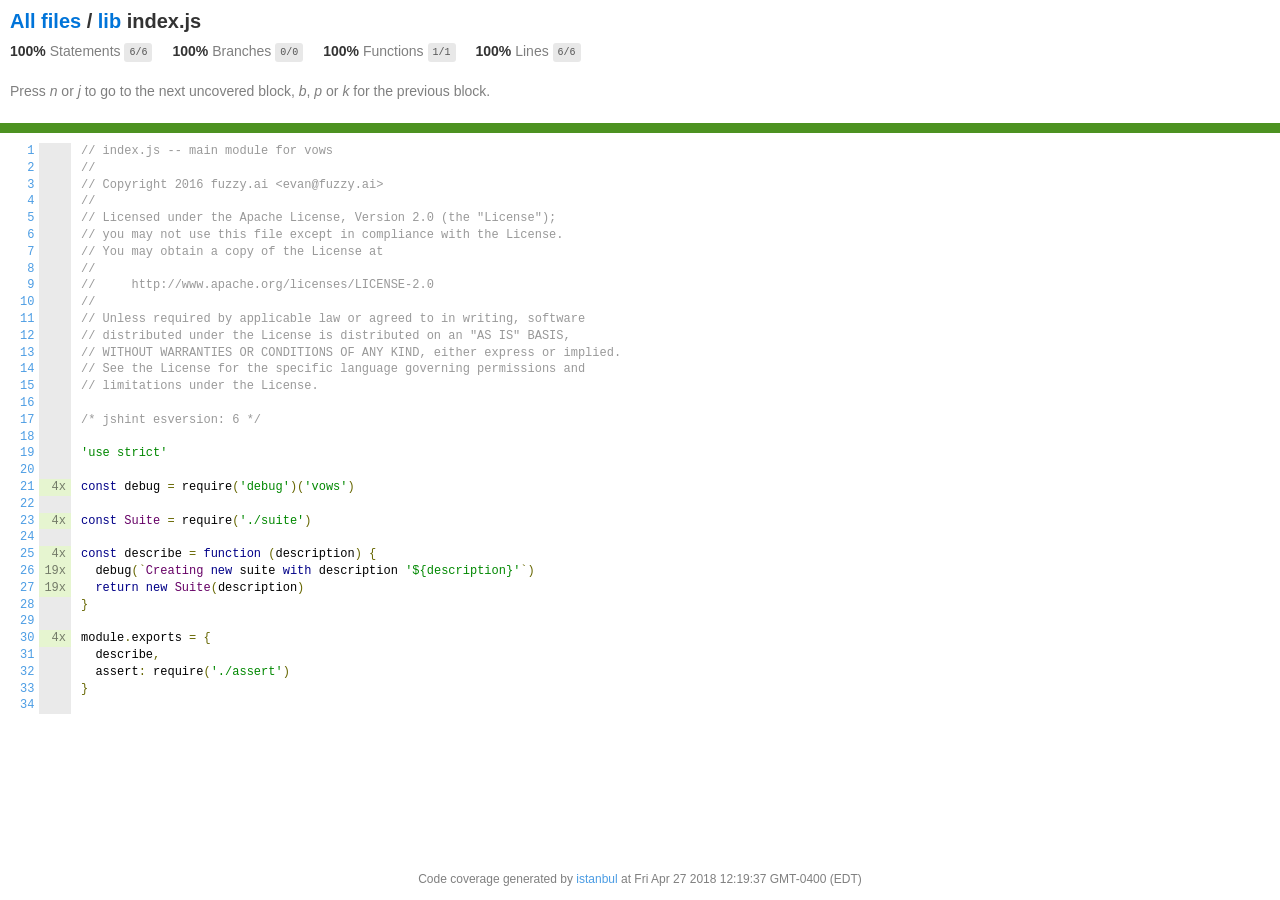
<file: node_modules/vows/coverage/lcov-report/lib/index.js.html>
<!doctype html>
<html lang="en">
<head>
    <title>Code coverage report for lib/index.js</title>
    <meta charset="utf-8" />
    <link rel="stylesheet" href="../prettify.css" />
    <link rel="stylesheet" href="../base.css" />
    <meta name="viewport" content="width=device-width, initial-scale=1">
    <style type='text/css'>
        .coverage-summary .sorter {
            background-image: url(../sort-arrow-sprite.png);
        }
    </style>
</head>
<body>
<div class='wrapper'>
  <div class='pad1'>
    <h1>
      <a href="../index.html">All files</a> / <a href="index.html">lib</a> index.js
    </h1>
    <div class='clearfix'>
      <div class='fl pad1y space-right2'>
        <span class="strong">100% </span>
        <span class="quiet">Statements</span>
        <span class='fraction'>6/6</span>
      </div>
      <div class='fl pad1y space-right2'>
        <span class="strong">100% </span>
        <span class="quiet">Branches</span>
        <span class='fraction'>0/0</span>
      </div>
      <div class='fl pad1y space-right2'>
        <span class="strong">100% </span>
        <span class="quiet">Functions</span>
        <span class='fraction'>1/1</span>
      </div>
      <div class='fl pad1y space-right2'>
        <span class="strong">100% </span>
        <span class="quiet">Lines</span>
        <span class='fraction'>6/6</span>
      </div>
    </div>
    <p class="quiet">
      Press <em>n</em> or <em>j</em> to go to the next uncovered block, <em>b</em>, <em>p</em> or <em>k</em> for the previous block.
    </p>
  </div>
  <div class='status-line high'></div>
<pre><table class="coverage">
<tr><td class="line-count quiet"><a name='L1'></a><a href='#L1'>1</a>
<a name='L2'></a><a href='#L2'>2</a>
<a name='L3'></a><a href='#L3'>3</a>
<a name='L4'></a><a href='#L4'>4</a>
<a name='L5'></a><a href='#L5'>5</a>
<a name='L6'></a><a href='#L6'>6</a>
<a name='L7'></a><a href='#L7'>7</a>
<a name='L8'></a><a href='#L8'>8</a>
<a name='L9'></a><a href='#L9'>9</a>
<a name='L10'></a><a href='#L10'>10</a>
<a name='L11'></a><a href='#L11'>11</a>
<a name='L12'></a><a href='#L12'>12</a>
<a name='L13'></a><a href='#L13'>13</a>
<a name='L14'></a><a href='#L14'>14</a>
<a name='L15'></a><a href='#L15'>15</a>
<a name='L16'></a><a href='#L16'>16</a>
<a name='L17'></a><a href='#L17'>17</a>
<a name='L18'></a><a href='#L18'>18</a>
<a name='L19'></a><a href='#L19'>19</a>
<a name='L20'></a><a href='#L20'>20</a>
<a name='L21'></a><a href='#L21'>21</a>
<a name='L22'></a><a href='#L22'>22</a>
<a name='L23'></a><a href='#L23'>23</a>
<a name='L24'></a><a href='#L24'>24</a>
<a name='L25'></a><a href='#L25'>25</a>
<a name='L26'></a><a href='#L26'>26</a>
<a name='L27'></a><a href='#L27'>27</a>
<a name='L28'></a><a href='#L28'>28</a>
<a name='L29'></a><a href='#L29'>29</a>
<a name='L30'></a><a href='#L30'>30</a>
<a name='L31'></a><a href='#L31'>31</a>
<a name='L32'></a><a href='#L32'>32</a>
<a name='L33'></a><a href='#L33'>33</a>
<a name='L34'></a><a href='#L34'>34</a></td><td class="line-coverage quiet"><span class="cline-any cline-neutral">&nbsp;</span>
<span class="cline-any cline-neutral">&nbsp;</span>
<span class="cline-any cline-neutral">&nbsp;</span>
<span class="cline-any cline-neutral">&nbsp;</span>
<span class="cline-any cline-neutral">&nbsp;</span>
<span class="cline-any cline-neutral">&nbsp;</span>
<span class="cline-any cline-neutral">&nbsp;</span>
<span class="cline-any cline-neutral">&nbsp;</span>
<span class="cline-any cline-neutral">&nbsp;</span>
<span class="cline-any cline-neutral">&nbsp;</span>
<span class="cline-any cline-neutral">&nbsp;</span>
<span class="cline-any cline-neutral">&nbsp;</span>
<span class="cline-any cline-neutral">&nbsp;</span>
<span class="cline-any cline-neutral">&nbsp;</span>
<span class="cline-any cline-neutral">&nbsp;</span>
<span class="cline-any cline-neutral">&nbsp;</span>
<span class="cline-any cline-neutral">&nbsp;</span>
<span class="cline-any cline-neutral">&nbsp;</span>
<span class="cline-any cline-neutral">&nbsp;</span>
<span class="cline-any cline-neutral">&nbsp;</span>
<span class="cline-any cline-yes">4x</span>
<span class="cline-any cline-neutral">&nbsp;</span>
<span class="cline-any cline-yes">4x</span>
<span class="cline-any cline-neutral">&nbsp;</span>
<span class="cline-any cline-yes">4x</span>
<span class="cline-any cline-yes">19x</span>
<span class="cline-any cline-yes">19x</span>
<span class="cline-any cline-neutral">&nbsp;</span>
<span class="cline-any cline-neutral">&nbsp;</span>
<span class="cline-any cline-yes">4x</span>
<span class="cline-any cline-neutral">&nbsp;</span>
<span class="cline-any cline-neutral">&nbsp;</span>
<span class="cline-any cline-neutral">&nbsp;</span>
<span class="cline-any cline-neutral">&nbsp;</span></td><td class="text"><pre class="prettyprint lang-js">// index.js -- main module for vows
//
// Copyright 2016 fuzzy.ai &lt;evan@fuzzy.ai&gt;
//
// Licensed under the Apache License, Version 2.0 (the "License");
// you may not use this file except in compliance with the License.
// You may obtain a copy of the License at
//
//     http://www.apache.org/licenses/LICENSE-2.0
//
// Unless required by applicable law or agreed to in writing, software
// distributed under the License is distributed on an "AS IS" BASIS,
// WITHOUT WARRANTIES OR CONDITIONS OF ANY KIND, either express or implied.
// See the License for the specific language governing permissions and
// limitations under the License.
&nbsp;
/* jshint esversion: 6 */
&nbsp;
'use strict'
&nbsp;
const debug = require('debug')('vows')
&nbsp;
const Suite = require('./suite')
&nbsp;
const describe = function (description) {
  debug(`Creating new suite with description '${description}'`)
  return new Suite(description)
}
&nbsp;
module.exports = {
  describe,
  assert: require('./assert')
}
&nbsp;</pre></td></tr>
</table></pre>
<div class='push'></div><!-- for sticky footer -->
</div><!-- /wrapper -->
<div class='footer quiet pad2 space-top1 center small'>
  Code coverage
  generated by <a href="https://istanbul.js.org/" target="_blank">istanbul</a> at Fri Apr 27 2018 12:19:37 GMT-0400 (EDT)
</div>
</div>
<script src="../prettify.js"></script>
<script>
window.onload = function () {
        if (typeof prettyPrint === 'function') {
            prettyPrint();
        }
};
</script>
<script src="../sorter.js"></script>
<script src="../block-navigation.js"></script>
</body>
</html>
</file>
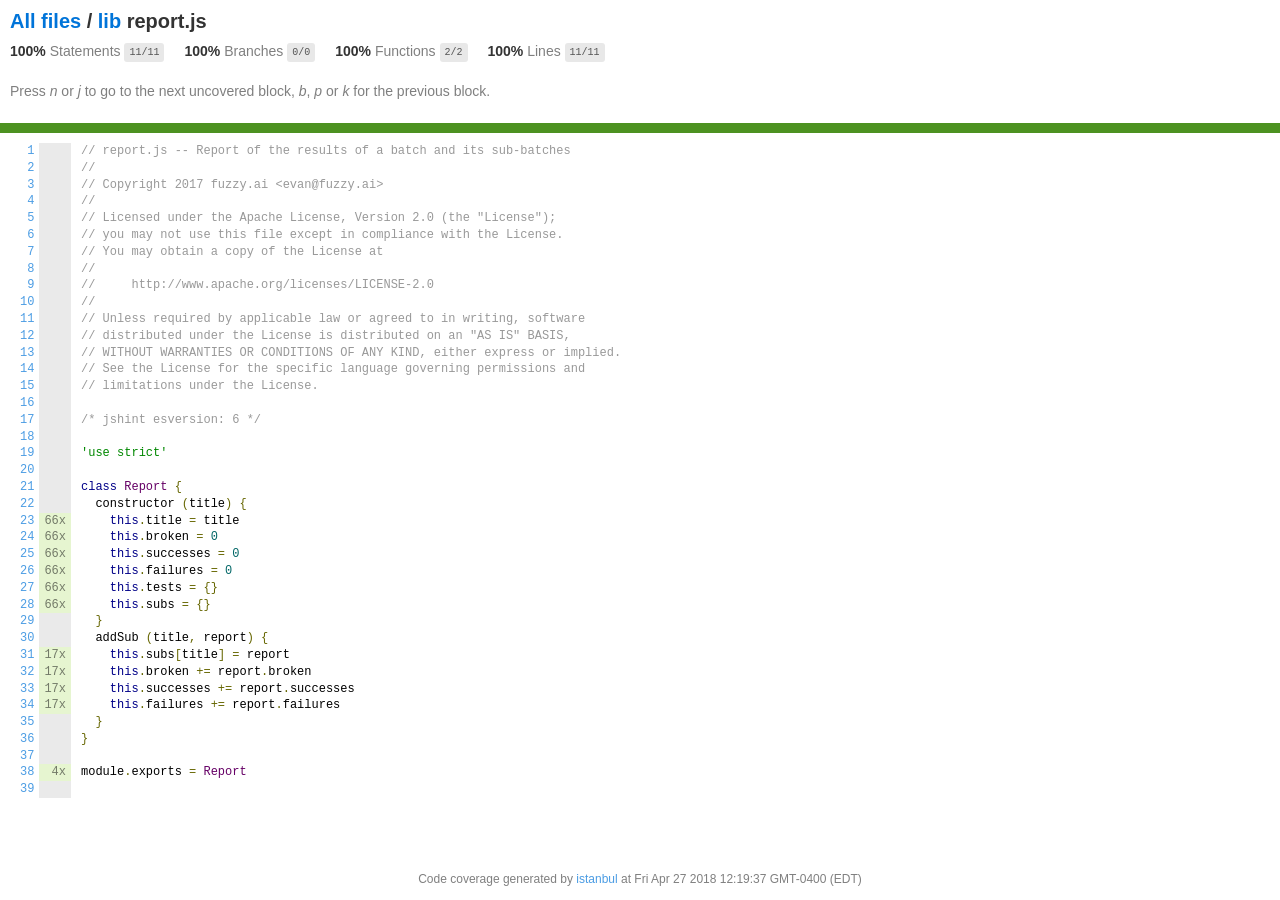
<file: node_modules/vows/coverage/lcov-report/lib/report.js.html>
<!doctype html>
<html lang="en">
<head>
    <title>Code coverage report for lib/report.js</title>
    <meta charset="utf-8" />
    <link rel="stylesheet" href="../prettify.css" />
    <link rel="stylesheet" href="../base.css" />
    <meta name="viewport" content="width=device-width, initial-scale=1">
    <style type='text/css'>
        .coverage-summary .sorter {
            background-image: url(../sort-arrow-sprite.png);
        }
    </style>
</head>
<body>
<div class='wrapper'>
  <div class='pad1'>
    <h1>
      <a href="../index.html">All files</a> / <a href="index.html">lib</a> report.js
    </h1>
    <div class='clearfix'>
      <div class='fl pad1y space-right2'>
        <span class="strong">100% </span>
        <span class="quiet">Statements</span>
        <span class='fraction'>11/11</span>
      </div>
      <div class='fl pad1y space-right2'>
        <span class="strong">100% </span>
        <span class="quiet">Branches</span>
        <span class='fraction'>0/0</span>
      </div>
      <div class='fl pad1y space-right2'>
        <span class="strong">100% </span>
        <span class="quiet">Functions</span>
        <span class='fraction'>2/2</span>
      </div>
      <div class='fl pad1y space-right2'>
        <span class="strong">100% </span>
        <span class="quiet">Lines</span>
        <span class='fraction'>11/11</span>
      </div>
    </div>
    <p class="quiet">
      Press <em>n</em> or <em>j</em> to go to the next uncovered block, <em>b</em>, <em>p</em> or <em>k</em> for the previous block.
    </p>
  </div>
  <div class='status-line high'></div>
<pre><table class="coverage">
<tr><td class="line-count quiet"><a name='L1'></a><a href='#L1'>1</a>
<a name='L2'></a><a href='#L2'>2</a>
<a name='L3'></a><a href='#L3'>3</a>
<a name='L4'></a><a href='#L4'>4</a>
<a name='L5'></a><a href='#L5'>5</a>
<a name='L6'></a><a href='#L6'>6</a>
<a name='L7'></a><a href='#L7'>7</a>
<a name='L8'></a><a href='#L8'>8</a>
<a name='L9'></a><a href='#L9'>9</a>
<a name='L10'></a><a href='#L10'>10</a>
<a name='L11'></a><a href='#L11'>11</a>
<a name='L12'></a><a href='#L12'>12</a>
<a name='L13'></a><a href='#L13'>13</a>
<a name='L14'></a><a href='#L14'>14</a>
<a name='L15'></a><a href='#L15'>15</a>
<a name='L16'></a><a href='#L16'>16</a>
<a name='L17'></a><a href='#L17'>17</a>
<a name='L18'></a><a href='#L18'>18</a>
<a name='L19'></a><a href='#L19'>19</a>
<a name='L20'></a><a href='#L20'>20</a>
<a name='L21'></a><a href='#L21'>21</a>
<a name='L22'></a><a href='#L22'>22</a>
<a name='L23'></a><a href='#L23'>23</a>
<a name='L24'></a><a href='#L24'>24</a>
<a name='L25'></a><a href='#L25'>25</a>
<a name='L26'></a><a href='#L26'>26</a>
<a name='L27'></a><a href='#L27'>27</a>
<a name='L28'></a><a href='#L28'>28</a>
<a name='L29'></a><a href='#L29'>29</a>
<a name='L30'></a><a href='#L30'>30</a>
<a name='L31'></a><a href='#L31'>31</a>
<a name='L32'></a><a href='#L32'>32</a>
<a name='L33'></a><a href='#L33'>33</a>
<a name='L34'></a><a href='#L34'>34</a>
<a name='L35'></a><a href='#L35'>35</a>
<a name='L36'></a><a href='#L36'>36</a>
<a name='L37'></a><a href='#L37'>37</a>
<a name='L38'></a><a href='#L38'>38</a>
<a name='L39'></a><a href='#L39'>39</a></td><td class="line-coverage quiet"><span class="cline-any cline-neutral">&nbsp;</span>
<span class="cline-any cline-neutral">&nbsp;</span>
<span class="cline-any cline-neutral">&nbsp;</span>
<span class="cline-any cline-neutral">&nbsp;</span>
<span class="cline-any cline-neutral">&nbsp;</span>
<span class="cline-any cline-neutral">&nbsp;</span>
<span class="cline-any cline-neutral">&nbsp;</span>
<span class="cline-any cline-neutral">&nbsp;</span>
<span class="cline-any cline-neutral">&nbsp;</span>
<span class="cline-any cline-neutral">&nbsp;</span>
<span class="cline-any cline-neutral">&nbsp;</span>
<span class="cline-any cline-neutral">&nbsp;</span>
<span class="cline-any cline-neutral">&nbsp;</span>
<span class="cline-any cline-neutral">&nbsp;</span>
<span class="cline-any cline-neutral">&nbsp;</span>
<span class="cline-any cline-neutral">&nbsp;</span>
<span class="cline-any cline-neutral">&nbsp;</span>
<span class="cline-any cline-neutral">&nbsp;</span>
<span class="cline-any cline-neutral">&nbsp;</span>
<span class="cline-any cline-neutral">&nbsp;</span>
<span class="cline-any cline-neutral">&nbsp;</span>
<span class="cline-any cline-neutral">&nbsp;</span>
<span class="cline-any cline-yes">66x</span>
<span class="cline-any cline-yes">66x</span>
<span class="cline-any cline-yes">66x</span>
<span class="cline-any cline-yes">66x</span>
<span class="cline-any cline-yes">66x</span>
<span class="cline-any cline-yes">66x</span>
<span class="cline-any cline-neutral">&nbsp;</span>
<span class="cline-any cline-neutral">&nbsp;</span>
<span class="cline-any cline-yes">17x</span>
<span class="cline-any cline-yes">17x</span>
<span class="cline-any cline-yes">17x</span>
<span class="cline-any cline-yes">17x</span>
<span class="cline-any cline-neutral">&nbsp;</span>
<span class="cline-any cline-neutral">&nbsp;</span>
<span class="cline-any cline-neutral">&nbsp;</span>
<span class="cline-any cline-yes">4x</span>
<span class="cline-any cline-neutral">&nbsp;</span></td><td class="text"><pre class="prettyprint lang-js">// report.js -- Report of the results of a batch and its sub-batches
//
// Copyright 2017 fuzzy.ai &lt;evan@fuzzy.ai&gt;
//
// Licensed under the Apache License, Version 2.0 (the "License");
// you may not use this file except in compliance with the License.
// You may obtain a copy of the License at
//
//     http://www.apache.org/licenses/LICENSE-2.0
//
// Unless required by applicable law or agreed to in writing, software
// distributed under the License is distributed on an "AS IS" BASIS,
// WITHOUT WARRANTIES OR CONDITIONS OF ANY KIND, either express or implied.
// See the License for the specific language governing permissions and
// limitations under the License.
&nbsp;
/* jshint esversion: 6 */
&nbsp;
'use strict'
&nbsp;
class Report {
  constructor (title) {
    this.title = title
    this.broken = 0
    this.successes = 0
    this.failures = 0
    this.tests = {}
    this.subs = {}
  }
  addSub (title, report) {
    this.subs[title] = report
    this.broken += report.broken
    this.successes += report.successes
    this.failures += report.failures
  }
}
&nbsp;
module.exports = Report
&nbsp;</pre></td></tr>
</table></pre>
<div class='push'></div><!-- for sticky footer -->
</div><!-- /wrapper -->
<div class='footer quiet pad2 space-top1 center small'>
  Code coverage
  generated by <a href="https://istanbul.js.org/" target="_blank">istanbul</a> at Fri Apr 27 2018 12:19:37 GMT-0400 (EDT)
</div>
</div>
<script src="../prettify.js"></script>
<script>
window.onload = function () {
        if (typeof prettyPrint === 'function') {
            prettyPrint();
        }
};
</script>
<script src="../sorter.js"></script>
<script src="../block-navigation.js"></script>
</body>
</html>
</file>
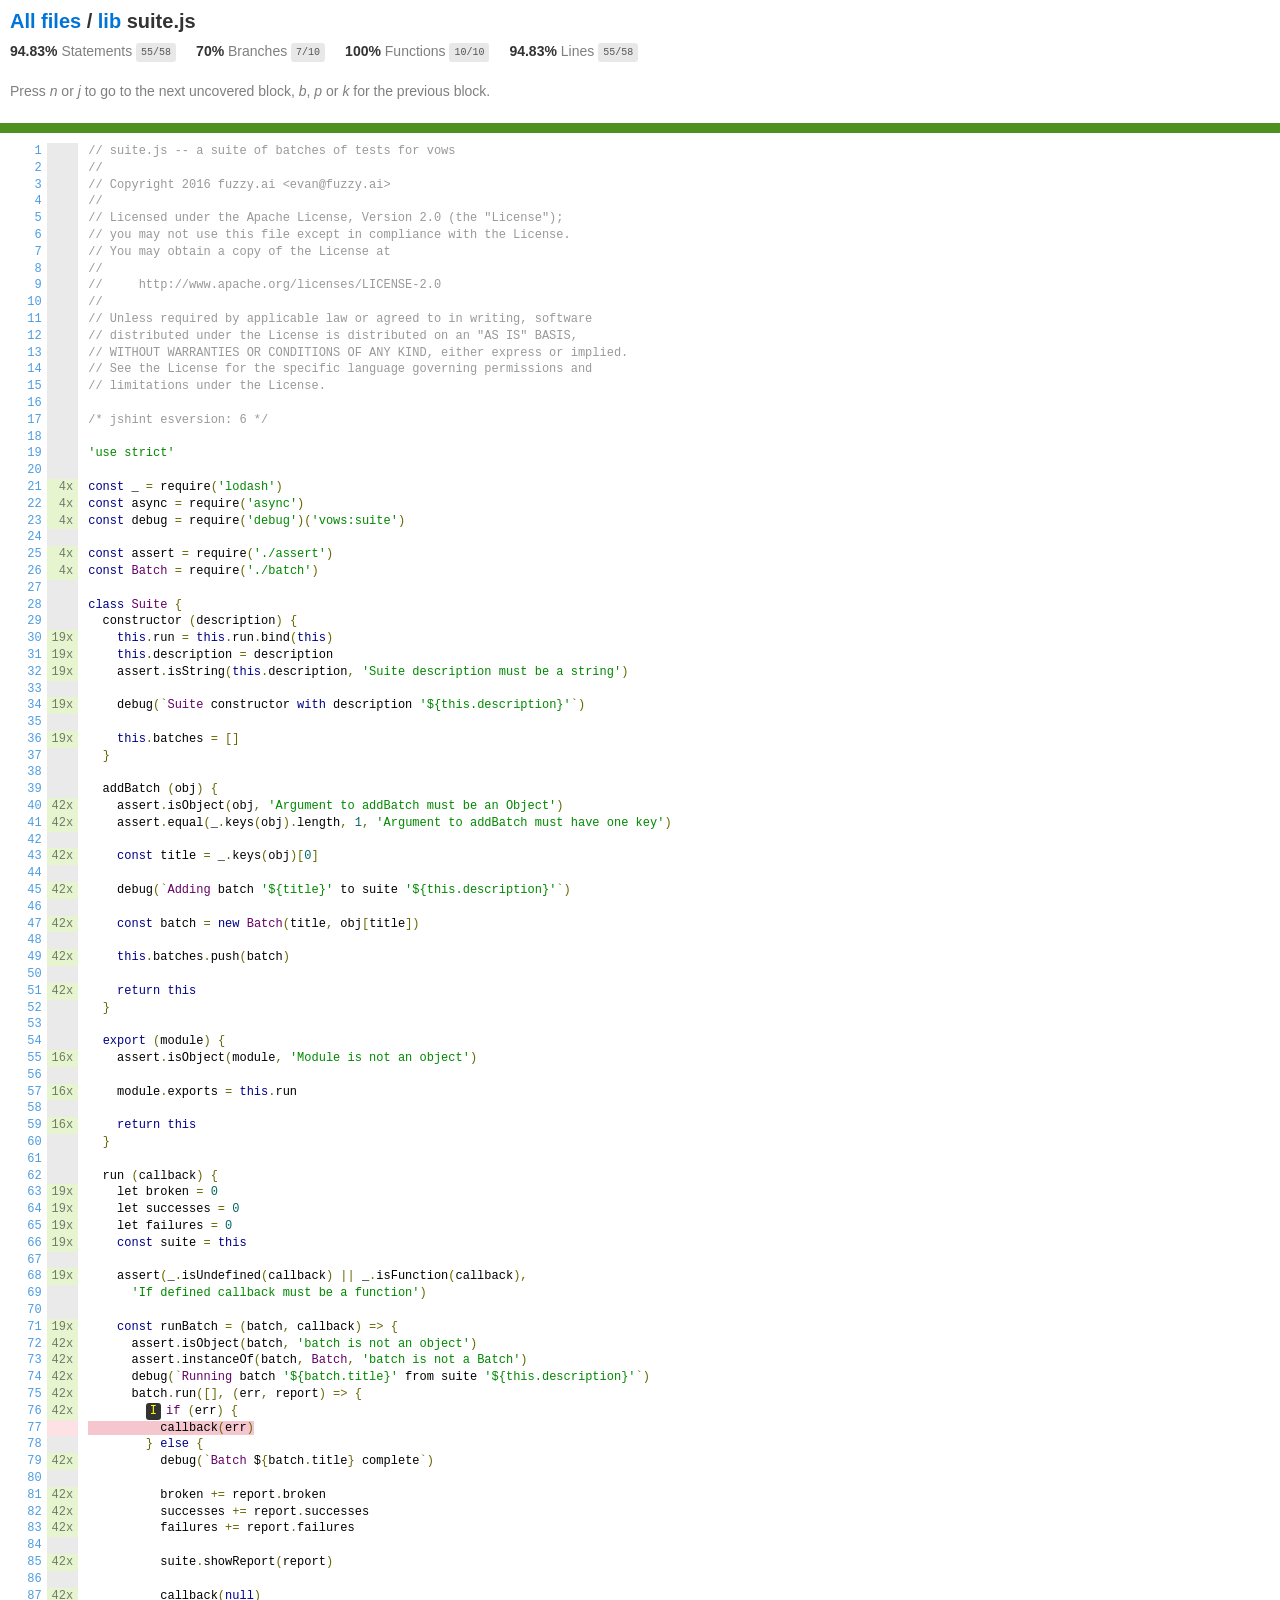
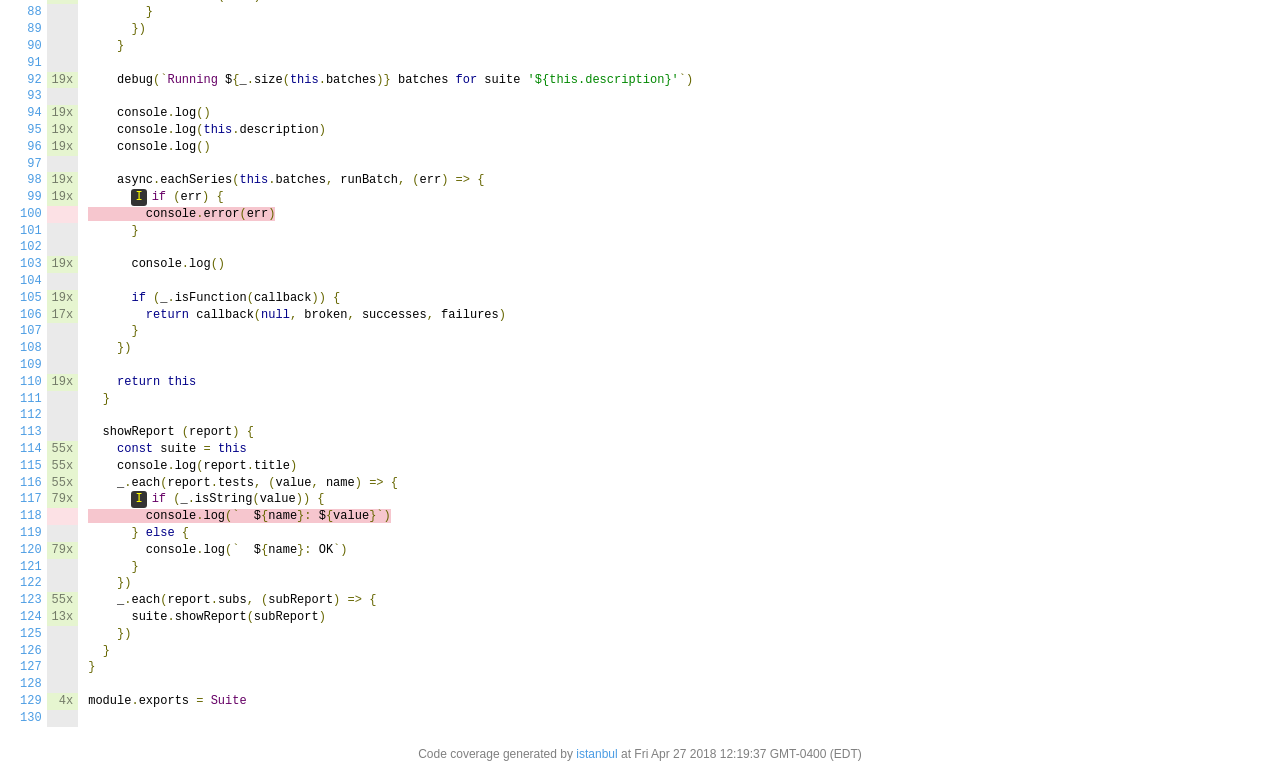
<file: node_modules/vows/coverage/lcov-report/lib/suite.js.html>
<!doctype html>
<html lang="en">
<head>
    <title>Code coverage report for lib/suite.js</title>
    <meta charset="utf-8" />
    <link rel="stylesheet" href="../prettify.css" />
    <link rel="stylesheet" href="../base.css" />
    <meta name="viewport" content="width=device-width, initial-scale=1">
    <style type='text/css'>
        .coverage-summary .sorter {
            background-image: url(../sort-arrow-sprite.png);
        }
    </style>
</head>
<body>
<div class='wrapper'>
  <div class='pad1'>
    <h1>
      <a href="../index.html">All files</a> / <a href="index.html">lib</a> suite.js
    </h1>
    <div class='clearfix'>
      <div class='fl pad1y space-right2'>
        <span class="strong">94.83% </span>
        <span class="quiet">Statements</span>
        <span class='fraction'>55/58</span>
      </div>
      <div class='fl pad1y space-right2'>
        <span class="strong">70% </span>
        <span class="quiet">Branches</span>
        <span class='fraction'>7/10</span>
      </div>
      <div class='fl pad1y space-right2'>
        <span class="strong">100% </span>
        <span class="quiet">Functions</span>
        <span class='fraction'>10/10</span>
      </div>
      <div class='fl pad1y space-right2'>
        <span class="strong">94.83% </span>
        <span class="quiet">Lines</span>
        <span class='fraction'>55/58</span>
      </div>
    </div>
    <p class="quiet">
      Press <em>n</em> or <em>j</em> to go to the next uncovered block, <em>b</em>, <em>p</em> or <em>k</em> for the previous block.
    </p>
  </div>
  <div class='status-line high'></div>
<pre><table class="coverage">
<tr><td class="line-count quiet"><a name='L1'></a><a href='#L1'>1</a>
<a name='L2'></a><a href='#L2'>2</a>
<a name='L3'></a><a href='#L3'>3</a>
<a name='L4'></a><a href='#L4'>4</a>
<a name='L5'></a><a href='#L5'>5</a>
<a name='L6'></a><a href='#L6'>6</a>
<a name='L7'></a><a href='#L7'>7</a>
<a name='L8'></a><a href='#L8'>8</a>
<a name='L9'></a><a href='#L9'>9</a>
<a name='L10'></a><a href='#L10'>10</a>
<a name='L11'></a><a href='#L11'>11</a>
<a name='L12'></a><a href='#L12'>12</a>
<a name='L13'></a><a href='#L13'>13</a>
<a name='L14'></a><a href='#L14'>14</a>
<a name='L15'></a><a href='#L15'>15</a>
<a name='L16'></a><a href='#L16'>16</a>
<a name='L17'></a><a href='#L17'>17</a>
<a name='L18'></a><a href='#L18'>18</a>
<a name='L19'></a><a href='#L19'>19</a>
<a name='L20'></a><a href='#L20'>20</a>
<a name='L21'></a><a href='#L21'>21</a>
<a name='L22'></a><a href='#L22'>22</a>
<a name='L23'></a><a href='#L23'>23</a>
<a name='L24'></a><a href='#L24'>24</a>
<a name='L25'></a><a href='#L25'>25</a>
<a name='L26'></a><a href='#L26'>26</a>
<a name='L27'></a><a href='#L27'>27</a>
<a name='L28'></a><a href='#L28'>28</a>
<a name='L29'></a><a href='#L29'>29</a>
<a name='L30'></a><a href='#L30'>30</a>
<a name='L31'></a><a href='#L31'>31</a>
<a name='L32'></a><a href='#L32'>32</a>
<a name='L33'></a><a href='#L33'>33</a>
<a name='L34'></a><a href='#L34'>34</a>
<a name='L35'></a><a href='#L35'>35</a>
<a name='L36'></a><a href='#L36'>36</a>
<a name='L37'></a><a href='#L37'>37</a>
<a name='L38'></a><a href='#L38'>38</a>
<a name='L39'></a><a href='#L39'>39</a>
<a name='L40'></a><a href='#L40'>40</a>
<a name='L41'></a><a href='#L41'>41</a>
<a name='L42'></a><a href='#L42'>42</a>
<a name='L43'></a><a href='#L43'>43</a>
<a name='L44'></a><a href='#L44'>44</a>
<a name='L45'></a><a href='#L45'>45</a>
<a name='L46'></a><a href='#L46'>46</a>
<a name='L47'></a><a href='#L47'>47</a>
<a name='L48'></a><a href='#L48'>48</a>
<a name='L49'></a><a href='#L49'>49</a>
<a name='L50'></a><a href='#L50'>50</a>
<a name='L51'></a><a href='#L51'>51</a>
<a name='L52'></a><a href='#L52'>52</a>
<a name='L53'></a><a href='#L53'>53</a>
<a name='L54'></a><a href='#L54'>54</a>
<a name='L55'></a><a href='#L55'>55</a>
<a name='L56'></a><a href='#L56'>56</a>
<a name='L57'></a><a href='#L57'>57</a>
<a name='L58'></a><a href='#L58'>58</a>
<a name='L59'></a><a href='#L59'>59</a>
<a name='L60'></a><a href='#L60'>60</a>
<a name='L61'></a><a href='#L61'>61</a>
<a name='L62'></a><a href='#L62'>62</a>
<a name='L63'></a><a href='#L63'>63</a>
<a name='L64'></a><a href='#L64'>64</a>
<a name='L65'></a><a href='#L65'>65</a>
<a name='L66'></a><a href='#L66'>66</a>
<a name='L67'></a><a href='#L67'>67</a>
<a name='L68'></a><a href='#L68'>68</a>
<a name='L69'></a><a href='#L69'>69</a>
<a name='L70'></a><a href='#L70'>70</a>
<a name='L71'></a><a href='#L71'>71</a>
<a name='L72'></a><a href='#L72'>72</a>
<a name='L73'></a><a href='#L73'>73</a>
<a name='L74'></a><a href='#L74'>74</a>
<a name='L75'></a><a href='#L75'>75</a>
<a name='L76'></a><a href='#L76'>76</a>
<a name='L77'></a><a href='#L77'>77</a>
<a name='L78'></a><a href='#L78'>78</a>
<a name='L79'></a><a href='#L79'>79</a>
<a name='L80'></a><a href='#L80'>80</a>
<a name='L81'></a><a href='#L81'>81</a>
<a name='L82'></a><a href='#L82'>82</a>
<a name='L83'></a><a href='#L83'>83</a>
<a name='L84'></a><a href='#L84'>84</a>
<a name='L85'></a><a href='#L85'>85</a>
<a name='L86'></a><a href='#L86'>86</a>
<a name='L87'></a><a href='#L87'>87</a>
<a name='L88'></a><a href='#L88'>88</a>
<a name='L89'></a><a href='#L89'>89</a>
<a name='L90'></a><a href='#L90'>90</a>
<a name='L91'></a><a href='#L91'>91</a>
<a name='L92'></a><a href='#L92'>92</a>
<a name='L93'></a><a href='#L93'>93</a>
<a name='L94'></a><a href='#L94'>94</a>
<a name='L95'></a><a href='#L95'>95</a>
<a name='L96'></a><a href='#L96'>96</a>
<a name='L97'></a><a href='#L97'>97</a>
<a name='L98'></a><a href='#L98'>98</a>
<a name='L99'></a><a href='#L99'>99</a>
<a name='L100'></a><a href='#L100'>100</a>
<a name='L101'></a><a href='#L101'>101</a>
<a name='L102'></a><a href='#L102'>102</a>
<a name='L103'></a><a href='#L103'>103</a>
<a name='L104'></a><a href='#L104'>104</a>
<a name='L105'></a><a href='#L105'>105</a>
<a name='L106'></a><a href='#L106'>106</a>
<a name='L107'></a><a href='#L107'>107</a>
<a name='L108'></a><a href='#L108'>108</a>
<a name='L109'></a><a href='#L109'>109</a>
<a name='L110'></a><a href='#L110'>110</a>
<a name='L111'></a><a href='#L111'>111</a>
<a name='L112'></a><a href='#L112'>112</a>
<a name='L113'></a><a href='#L113'>113</a>
<a name='L114'></a><a href='#L114'>114</a>
<a name='L115'></a><a href='#L115'>115</a>
<a name='L116'></a><a href='#L116'>116</a>
<a name='L117'></a><a href='#L117'>117</a>
<a name='L118'></a><a href='#L118'>118</a>
<a name='L119'></a><a href='#L119'>119</a>
<a name='L120'></a><a href='#L120'>120</a>
<a name='L121'></a><a href='#L121'>121</a>
<a name='L122'></a><a href='#L122'>122</a>
<a name='L123'></a><a href='#L123'>123</a>
<a name='L124'></a><a href='#L124'>124</a>
<a name='L125'></a><a href='#L125'>125</a>
<a name='L126'></a><a href='#L126'>126</a>
<a name='L127'></a><a href='#L127'>127</a>
<a name='L128'></a><a href='#L128'>128</a>
<a name='L129'></a><a href='#L129'>129</a>
<a name='L130'></a><a href='#L130'>130</a></td><td class="line-coverage quiet"><span class="cline-any cline-neutral">&nbsp;</span>
<span class="cline-any cline-neutral">&nbsp;</span>
<span class="cline-any cline-neutral">&nbsp;</span>
<span class="cline-any cline-neutral">&nbsp;</span>
<span class="cline-any cline-neutral">&nbsp;</span>
<span class="cline-any cline-neutral">&nbsp;</span>
<span class="cline-any cline-neutral">&nbsp;</span>
<span class="cline-any cline-neutral">&nbsp;</span>
<span class="cline-any cline-neutral">&nbsp;</span>
<span class="cline-any cline-neutral">&nbsp;</span>
<span class="cline-any cline-neutral">&nbsp;</span>
<span class="cline-any cline-neutral">&nbsp;</span>
<span class="cline-any cline-neutral">&nbsp;</span>
<span class="cline-any cline-neutral">&nbsp;</span>
<span class="cline-any cline-neutral">&nbsp;</span>
<span class="cline-any cline-neutral">&nbsp;</span>
<span class="cline-any cline-neutral">&nbsp;</span>
<span class="cline-any cline-neutral">&nbsp;</span>
<span class="cline-any cline-neutral">&nbsp;</span>
<span class="cline-any cline-neutral">&nbsp;</span>
<span class="cline-any cline-yes">4x</span>
<span class="cline-any cline-yes">4x</span>
<span class="cline-any cline-yes">4x</span>
<span class="cline-any cline-neutral">&nbsp;</span>
<span class="cline-any cline-yes">4x</span>
<span class="cline-any cline-yes">4x</span>
<span class="cline-any cline-neutral">&nbsp;</span>
<span class="cline-any cline-neutral">&nbsp;</span>
<span class="cline-any cline-neutral">&nbsp;</span>
<span class="cline-any cline-yes">19x</span>
<span class="cline-any cline-yes">19x</span>
<span class="cline-any cline-yes">19x</span>
<span class="cline-any cline-neutral">&nbsp;</span>
<span class="cline-any cline-yes">19x</span>
<span class="cline-any cline-neutral">&nbsp;</span>
<span class="cline-any cline-yes">19x</span>
<span class="cline-any cline-neutral">&nbsp;</span>
<span class="cline-any cline-neutral">&nbsp;</span>
<span class="cline-any cline-neutral">&nbsp;</span>
<span class="cline-any cline-yes">42x</span>
<span class="cline-any cline-yes">42x</span>
<span class="cline-any cline-neutral">&nbsp;</span>
<span class="cline-any cline-yes">42x</span>
<span class="cline-any cline-neutral">&nbsp;</span>
<span class="cline-any cline-yes">42x</span>
<span class="cline-any cline-neutral">&nbsp;</span>
<span class="cline-any cline-yes">42x</span>
<span class="cline-any cline-neutral">&nbsp;</span>
<span class="cline-any cline-yes">42x</span>
<span class="cline-any cline-neutral">&nbsp;</span>
<span class="cline-any cline-yes">42x</span>
<span class="cline-any cline-neutral">&nbsp;</span>
<span class="cline-any cline-neutral">&nbsp;</span>
<span class="cline-any cline-neutral">&nbsp;</span>
<span class="cline-any cline-yes">16x</span>
<span class="cline-any cline-neutral">&nbsp;</span>
<span class="cline-any cline-yes">16x</span>
<span class="cline-any cline-neutral">&nbsp;</span>
<span class="cline-any cline-yes">16x</span>
<span class="cline-any cline-neutral">&nbsp;</span>
<span class="cline-any cline-neutral">&nbsp;</span>
<span class="cline-any cline-neutral">&nbsp;</span>
<span class="cline-any cline-yes">19x</span>
<span class="cline-any cline-yes">19x</span>
<span class="cline-any cline-yes">19x</span>
<span class="cline-any cline-yes">19x</span>
<span class="cline-any cline-neutral">&nbsp;</span>
<span class="cline-any cline-yes">19x</span>
<span class="cline-any cline-neutral">&nbsp;</span>
<span class="cline-any cline-neutral">&nbsp;</span>
<span class="cline-any cline-yes">19x</span>
<span class="cline-any cline-yes">42x</span>
<span class="cline-any cline-yes">42x</span>
<span class="cline-any cline-yes">42x</span>
<span class="cline-any cline-yes">42x</span>
<span class="cline-any cline-yes">42x</span>
<span class="cline-any cline-no">&nbsp;</span>
<span class="cline-any cline-neutral">&nbsp;</span>
<span class="cline-any cline-yes">42x</span>
<span class="cline-any cline-neutral">&nbsp;</span>
<span class="cline-any cline-yes">42x</span>
<span class="cline-any cline-yes">42x</span>
<span class="cline-any cline-yes">42x</span>
<span class="cline-any cline-neutral">&nbsp;</span>
<span class="cline-any cline-yes">42x</span>
<span class="cline-any cline-neutral">&nbsp;</span>
<span class="cline-any cline-yes">42x</span>
<span class="cline-any cline-neutral">&nbsp;</span>
<span class="cline-any cline-neutral">&nbsp;</span>
<span class="cline-any cline-neutral">&nbsp;</span>
<span class="cline-any cline-neutral">&nbsp;</span>
<span class="cline-any cline-yes">19x</span>
<span class="cline-any cline-neutral">&nbsp;</span>
<span class="cline-any cline-yes">19x</span>
<span class="cline-any cline-yes">19x</span>
<span class="cline-any cline-yes">19x</span>
<span class="cline-any cline-neutral">&nbsp;</span>
<span class="cline-any cline-yes">19x</span>
<span class="cline-any cline-yes">19x</span>
<span class="cline-any cline-no">&nbsp;</span>
<span class="cline-any cline-neutral">&nbsp;</span>
<span class="cline-any cline-neutral">&nbsp;</span>
<span class="cline-any cline-yes">19x</span>
<span class="cline-any cline-neutral">&nbsp;</span>
<span class="cline-any cline-yes">19x</span>
<span class="cline-any cline-yes">17x</span>
<span class="cline-any cline-neutral">&nbsp;</span>
<span class="cline-any cline-neutral">&nbsp;</span>
<span class="cline-any cline-neutral">&nbsp;</span>
<span class="cline-any cline-yes">19x</span>
<span class="cline-any cline-neutral">&nbsp;</span>
<span class="cline-any cline-neutral">&nbsp;</span>
<span class="cline-any cline-neutral">&nbsp;</span>
<span class="cline-any cline-yes">55x</span>
<span class="cline-any cline-yes">55x</span>
<span class="cline-any cline-yes">55x</span>
<span class="cline-any cline-yes">79x</span>
<span class="cline-any cline-no">&nbsp;</span>
<span class="cline-any cline-neutral">&nbsp;</span>
<span class="cline-any cline-yes">79x</span>
<span class="cline-any cline-neutral">&nbsp;</span>
<span class="cline-any cline-neutral">&nbsp;</span>
<span class="cline-any cline-yes">55x</span>
<span class="cline-any cline-yes">13x</span>
<span class="cline-any cline-neutral">&nbsp;</span>
<span class="cline-any cline-neutral">&nbsp;</span>
<span class="cline-any cline-neutral">&nbsp;</span>
<span class="cline-any cline-neutral">&nbsp;</span>
<span class="cline-any cline-yes">4x</span>
<span class="cline-any cline-neutral">&nbsp;</span></td><td class="text"><pre class="prettyprint lang-js">// suite.js -- a suite of batches of tests for vows
//
// Copyright 2016 fuzzy.ai &lt;evan@fuzzy.ai&gt;
//
// Licensed under the Apache License, Version 2.0 (the "License");
// you may not use this file except in compliance with the License.
// You may obtain a copy of the License at
//
//     http://www.apache.org/licenses/LICENSE-2.0
//
// Unless required by applicable law or agreed to in writing, software
// distributed under the License is distributed on an "AS IS" BASIS,
// WITHOUT WARRANTIES OR CONDITIONS OF ANY KIND, either express or implied.
// See the License for the specific language governing permissions and
// limitations under the License.
&nbsp;
/* jshint esversion: 6 */
&nbsp;
'use strict'
&nbsp;
const _ = require('lodash')
const async = require('async')
const debug = require('debug')('vows:suite')
&nbsp;
const assert = require('./assert')
const Batch = require('./batch')
&nbsp;
class Suite {
  constructor (description) {
    this.run = this.run.bind(this)
    this.description = description
    assert.isString(this.description, 'Suite description must be a string')
&nbsp;
    debug(`Suite constructor with description '${this.description}'`)
&nbsp;
    this.batches = []
  }
&nbsp;
  addBatch (obj) {
    assert.isObject(obj, 'Argument to addBatch must be an Object')
    assert.equal(_.keys(obj).length, 1, 'Argument to addBatch must have one key')
&nbsp;
    const title = _.keys(obj)[0]
&nbsp;
    debug(`Adding batch '${title}' to suite '${this.description}'`)
&nbsp;
    const batch = new Batch(title, obj[title])
&nbsp;
    this.batches.push(batch)
&nbsp;
    return this
  }
&nbsp;
  export (module) {
    assert.isObject(module, 'Module is not an object')
&nbsp;
    module.exports = this.run
&nbsp;
    return this
  }
&nbsp;
  run (callback) {
    let broken = 0
    let successes = 0
    let failures = 0
    const suite = this
&nbsp;
    assert(_.isUndefined(callback) || _.isFunction(callback),
      'If defined callback must be a function')
&nbsp;
    const runBatch = (batch, callback) =&gt; {
      assert.isObject(batch, 'batch is not an object')
      assert.instanceOf(batch, Batch, 'batch is not a Batch')
      debug(`Running batch '${batch.title}' from suite '${this.description}'`)
      batch.run([], (err, report) =&gt; {
        <span class="missing-if-branch" title="if path not taken" >I</span>if (err) {
<span class="cstat-no" title="statement not covered" >          callback(err)</span>
        } else {
          debug(`Batch ${batch.title} complete`)
&nbsp;
          broken += report.broken
          successes += report.successes
          failures += report.failures
&nbsp;
          suite.showReport(report)
&nbsp;
          callback(null)
        }
      })
    }
&nbsp;
    debug(`Running ${_.size(this.batches)} batches for suite '${this.description}'`)
&nbsp;
    console.log()
    console.log(this.description)
    console.log()
&nbsp;
    async.eachSeries(this.batches, runBatch, (err) =&gt; {
      <span class="missing-if-branch" title="if path not taken" >I</span>if (err) {
<span class="cstat-no" title="statement not covered" >        console.error(err)</span>
      }
&nbsp;
      console.log()
&nbsp;
      if (_.isFunction(callback)) {
        return callback(null, broken, successes, failures)
      }
    })
&nbsp;
    return this
  }
&nbsp;
  showReport (report) {
    const suite = this
    console.log(report.title)
    _.each(report.tests, (value, name) =&gt; {
      <span class="missing-if-branch" title="if path not taken" >I</span>if (_.isString(value)) {
<span class="cstat-no" title="statement not covered" >        console.log(`  ${name}: ${value}`)</span>
      } else {
        console.log(`  ${name}: OK`)
      }
    })
    _.each(report.subs, (subReport) =&gt; {
      suite.showReport(subReport)
    })
  }
}
&nbsp;
module.exports = Suite
&nbsp;</pre></td></tr>
</table></pre>
<div class='push'></div><!-- for sticky footer -->
</div><!-- /wrapper -->
<div class='footer quiet pad2 space-top1 center small'>
  Code coverage
  generated by <a href="https://istanbul.js.org/" target="_blank">istanbul</a> at Fri Apr 27 2018 12:19:37 GMT-0400 (EDT)
</div>
</div>
<script src="../prettify.js"></script>
<script>
window.onload = function () {
        if (typeof prettyPrint === 'function') {
            prettyPrint();
        }
};
</script>
<script src="../sorter.js"></script>
<script src="../block-navigation.js"></script>
</body>
</html>
</file>
<file: public/css/index.css>
/*主体*/
#main{
    width:1000px;
    margin: 0 auto;
}
/*第一块*/
#main div.f1{
    width:100%;
    overflow: hidden;
}
#main div.f1>div{
    width:500%; 
    transition: all 1s linear;
}
#main div.f1>div>div.img{
    width:20%;
    float:left;
    padding:0;
    margin:0;
}
#main div.f1 ul{
    list-style: none;
    display: flex;
    padding:0;
}
#main div.f1 img{
    width:330px;
}
/*第二块*/
#main div.f2_details{
    background:white;
}
#main div.f2 ul{
    list-style: none;
    padding:0 20px;
    margin:0;
}
div.f2 ul li{
    display: inline-block;
    width: 58px;
    height:30px;
    padding-top: 20px;
}
div.f2 ul li a{
    color:#666;
    height:12px;
    line-height: 12px;
    padding:8px 12px;;
    text-decoration:none;
}
div.f2 ul li.active a{
    background:red;
}
#main div.f2 div.f2_details div.pic{
    padding-left:20px;
    height:130px; 
    cursor: pointer;
}
#main div.f2 div.f2_details div.pic>div.box{
    display: none;
}
#main div.f2 div.f2_details div.pic>div.active{
    display: block;
}
#main div.f2 div.f2_details div.pic>div{
    display: flex;
    justify-content: space-around;
}
#main div.f2 img{
    width:117px;
    padding-bottom: 10px;
}

/*第三块*/
#main div.f3 ul.u1{
    list-style: none;
    display: flex;
    flex-wrap: wrap;
    justify-content: space-between;
    padding-left:0;
    background:#fff;
}
/*测试*/
#main div.f3 ul.u1>li{
    width:232px;
    height:332px;
}
#main div.f3 ul.u1 li div.step{
   height:100px;
   overflow: hidden;
   cursor: pointer;
}
#main div.f3 ul.u1 li div.step div.c1{
    height:100px;
    overflow: hidden;
    transition:all 0.5s linear;
}

#main div.f3 ul.u1 li div.step div.c1 strong{
    display:block;
    height: 24px;
    line-height: 24px;
    padding: 11px 14px 0;
    font-size: 14px;
    color:#333;
    font-weight: bold;
}
#main div.f3 ul.u1 li div.step div.c1 span{
    display:block;
    height:26px;
    line-height:26px;
    padding:0px 14px 0px;
    font-size: 12px;
    color:#999;
}
#main div.f3 ul.u1 li div.step div.c1 em{
    display: block;
    height:23px;
    line-height:23px;
    padding:0px 14px 0px;
    font-size: 12px;
    color:#ff3232;
}
#main div.f3 ul.u1 li div.step div.c2{
    height:100px;
    background: #eee;
}
#main div.f3 ul.u1 li div.step div.c2 ul{
    list-style:none;
    font-size: 14px;
    color:#666;
    text-indent:32px;
    height:32px;
    line-height:32px;
    padding: 20px 0px 15px 14px;
}
#list{
    width:232px;
    height:332px;
    background: white;
}
#list h3{
    color: #333;
    height: 50px;
    line-height: 50px;
    font-size: 14px;
    border-bottom:1px solid #ddd;
    text-indent: 14px;
    margin: 0;
    font-weight: normal;
}
#list ul.u2 {
    list-style: none;
    display: flex;
    flex-wrap: wrap;
    padding:14px;
}
#list li{
    margin:5px 3px;
}

#list li a{
    color:#666;
    display: inline-block;
    padding:0 10px;
    background:#fcfcfc;
    border:1px solid #ddd;
    height: 28px;
    line-height: 28px;
    text-decoration: none;
}
#list .btn{
    display:block;
    color:#fff;
    font-size: 16px;
    background:#ff3232;
    border:1px solid #e90808;
    padding:5px 25px;
    cursor: pointer;
    margin-left:16px;
}
/*第四块*/
div.f4 div.desc{
    display: flex;
}
div.f4 div.desc img{
    width: 160px;
    float:flex;
}
div.f4 div.desc ul{
    list-style: none;
    display: inline-block;
    width: 325px;
    height:160px;
    margin:0;
    padding-left: 14px;
    background: white;  
}
div.f4 div.desc ul li a{
    color:#333;
    font-size: 14px;
    text-decoration: none;
}
</file>
<file: public/css/base.css>
body{
    padding:0;
    margin:0;
    box-sizing:border-box;
    background: #fae8c8;
    }
/*小字体*/
.font_small{
    font-size:12px;
    color:#fff;
}
/*标题h3的样式*/
.h3_style{
    color:#222;
    font-size:24px;
    text-align: center;
    display: block;
    height:120px;
    line-height: 120px;
    margin:0;
    font-weight: normal;
}
/*设置引入头部底部的高宽*/
</file>
<file: node_modules/vows/coverage/lcov-report/prettify.css>
.pln{color:#000}@media screen{.str{color:#080}.kwd{color:#008}.com{color:#800}.typ{color:#606}.lit{color:#066}.pun,.opn,.clo{color:#660}.tag{color:#008}.atn{color:#606}.atv{color:#080}.dec,.var{color:#606}.fun{color:red}}@media print,projection{.str{color:#060}.kwd{color:#006;font-weight:bold}.com{color:#600;font-style:italic}.typ{color:#404;font-weight:bold}.lit{color:#044}.pun,.opn,.clo{color:#440}.tag{color:#006;font-weight:bold}.atn{color:#404}.atv{color:#060}}pre.prettyprint{padding:2px;border:1px solid #888}ol.linenums{margin-top:0;margin-bottom:0}li.L0,li.L1,li.L2,li.L3,li.L5,li.L6,li.L7,li.L8{list-style-type:none}li.L1,li.L3,li.L5,li.L7,li.L9{background:#eee}
</file>
<file: node_modules/vows/coverage/lcov-report/base.css>
body, html {
  margin:0; padding: 0;
  height: 100%;
}
body {
    font-family: Helvetica Neue, Helvetica, Arial;
    font-size: 14px;
    color:#333;
}
.small { font-size: 12px; }
*, *:after, *:before {
  -webkit-box-sizing:border-box;
     -moz-box-sizing:border-box;
          box-sizing:border-box;
  }
h1 { font-size: 20px; margin: 0;}
h2 { font-size: 14px; }
pre {
    font: 12px/1.4 Consolas, "Liberation Mono", Menlo, Courier, monospace;
    margin: 0;
    padding: 0;
    -moz-tab-size: 2;
    -o-tab-size:  2;
    tab-size: 2;
}
a { color:#0074D9; text-decoration:none; }
a:hover { text-decoration:underline; }
.strong { font-weight: bold; }
.space-top1 { padding: 10px 0 0 0; }
.pad2y { padding: 20px 0; }
.pad1y { padding: 10px 0; }
.pad2x { padding: 0 20px; }
.pad2 { padding: 20px; }
.pad1 { padding: 10px; }
.space-left2 { padding-left:55px; }
.space-right2 { padding-right:20px; }
.center { text-align:center; }
.clearfix { display:block; }
.clearfix:after {
  content:'';
  display:block;
  height:0;
  clear:both;
  visibility:hidden;
  }
.fl { float: left; }
@media only screen and (max-width:640px) {
  .col3 { width:100%; max-width:100%; }
  .hide-mobile { display:none!important; }
}

.quiet {
  color: #7f7f7f;
  color: rgba(0,0,0,0.5);
}
.quiet a { opacity: 0.7; }

.fraction {
  font-family: Consolas, 'Liberation Mono', Menlo, Courier, monospace;
  font-size: 10px;
  color: #555;
  background: #E8E8E8;
  padding: 4px 5px;
  border-radius: 3px;
  vertical-align: middle;
}

div.path a:link, div.path a:visited { color: #333; }
table.coverage {
  border-collapse: collapse;
  margin: 10px 0 0 0;
  padding: 0;
}

table.coverage td {
  margin: 0;
  padding: 0;
  vertical-align: top;
}
table.coverage td.line-count {
    text-align: right;
    padding: 0 5px 0 20px;
}
table.coverage td.line-coverage {
    text-align: right;
    padding-right: 10px;
    min-width:20px;
}

table.coverage td span.cline-any {
    display: inline-block;
    padding: 0 5px;
    width: 100%;
}
.missing-if-branch {
    display: inline-block;
    margin-right: 5px;
    border-radius: 3px;
    position: relative;
    padding: 0 4px;
    background: #333;
    color: yellow;
}

.skip-if-branch {
    display: none;
    margin-right: 10px;
    position: relative;
    padding: 0 4px;
    background: #ccc;
    color: white;
}
.missing-if-branch .typ, .skip-if-branch .typ {
    color: inherit !important;
}
.coverage-summary {
  border-collapse: collapse;
  width: 100%;
}
.coverage-summary tr { border-bottom: 1px solid #bbb; }
.keyline-all { border: 1px solid #ddd; }
.coverage-summary td, .coverage-summary th { padding: 10px; }
.coverage-summary tbody { border: 1px solid #bbb; }
.coverage-summary td { border-right: 1px solid #bbb; }
.coverage-summary td:last-child { border-right: none; }
.coverage-summary th {
  text-align: left;
  font-weight: normal;
  white-space: nowrap;
}
.coverage-summary th.file { border-right: none !important; }
.coverage-summary th.pct { }
.coverage-summary th.pic,
.coverage-summary th.abs,
.coverage-summary td.pct,
.coverage-summary td.abs { text-align: right; }
.coverage-summary td.file { white-space: nowrap;  }
.coverage-summary td.pic { min-width: 120px !important;  }
.coverage-summary tfoot td { }

.coverage-summary .sorter {
    height: 10px;
    width: 7px;
    display: inline-block;
    margin-left: 0.5em;
    background: url(sort-arrow-sprite.png) no-repeat scroll 0 0 transparent;
}
.coverage-summary .sorted .sorter {
    background-position: 0 -20px;
}
.coverage-summary .sorted-desc .sorter {
    background-position: 0 -10px;
}
.status-line {  height: 10px; }
/* yellow */
.cbranch-no { background: yellow !important; color: #111; }
/* dark red */
.red.solid, .status-line.low, .low .cover-fill { background:#C21F39 }
.low .chart { border:1px solid #C21F39 }
.highlighted,
.highlighted .cstat-no, .highlighted .fstat-no, .highlighted .cbranch-no{
  background: #C21F39 !important;
}
/* medium red */
.cstat-no, .fstat-no, .cbranch-no, .cbranch-no { background:#F6C6CE }
/* light red */
.low, .cline-no { background:#FCE1E5 }
/* light green */
.high, .cline-yes { background:rgb(230,245,208) }
/* medium green */
.cstat-yes { background:rgb(161,215,106) }
/* dark green */
.status-line.high, .high .cover-fill { background:rgb(77,146,33) }
.high .chart { border:1px solid rgb(77,146,33) }

.medium .chart { border:1px solid #666; }
.medium .cover-fill { background: #666; }

.cstat-skip { background: #ddd; color: #111; }
.fstat-skip { background: #ddd; color: #111 !important; }
.cbranch-skip { background: #ddd !important; color: #111; }

span.cline-neutral { background: #eaeaea; }
.medium { background: #eaeaea; }

.coverage-summary td.empty {
    opacity: .5;
    padding-top: 4px;
    padding-bottom: 4px;
    line-height: 1;
    color: #888;
}

.cover-fill, .cover-empty {
  display:inline-block;
  height: 12px;
}
.chart {
  line-height: 0;
}
.cover-empty {
    background: white;
}
.cover-full {
    border-right: none !important;
}
pre.prettyprint {
    border: none !important;
    padding: 0 !important;
    margin: 0 !important;
}
.com { color: #999 !important; }
.ignore-none { color: #999; font-weight: normal; }

.wrapper {
  min-height: 100%;
  height: auto !important;
  height: 100%;
  margin: 0 auto -48px;
}
.footer, .push {
  height: 48px;
}
</file>
<file: public/css/register.css>
div.reg{
    width:1000px;
    background: #fff;
    margin: 0 auto 40px;;
}
div.reg div.regWays{
   text-align: center;
    margin:0px;
    padding:0px;
}
div.reg div.regWays a{
    display:inline-block;
    width:108px;
    height:108px;
    margin:0 30px;
    background: url(../img/register/nl_dsficon1.png),no-repeat;
}
div.reg div.regWays a.posi2{
    background-position-x: -108px;
}
div.reg div.regWays a.posi3{
    background-position-x: -216px;
}
div.reg a.more_ways{
    text-align: center;
    text-decoration: none;
    display:block;
    margin-top:20px;
    height:66px;
    line-height: 66px;
    color:#333;
    font-size: 15px;
}

div.reg a.more_ways:hover{
    color:#ec5541;
    text-decoration: underline;
}
div.reg div.others_zh{
    width:60%;
    height:100px;
    text-align: center;
    background: #f5f5f5;
    margin: 0 auto;
    border: 1px solid #eee;
    border-radius: 4px;
    font-size: 12px;
    display: none;
}
div.reg div.others_zh a{
    text-decoration: none;
    color:#333;
    display: inline-block;
    vertical-align: top;
    margin-top: 42px;
    height:16px;
    line-height: 16px;
    padding:0 20px;
    background: url(../img/register/nl_moredsf_icons.png) no-repeat;
}
div.reg div.others_zh a:hover{
    color:#ec5541;
    text-decoration: underline;
}
div.reg div.others_zh a.a2{
    background-position-y: -16px;
}
div.reg div.others_zh a.a3{
    background-position-y: -32px;
}
div.reg div.others_zh a.a4{
    background-position-y: -48px;
}
div.reg div.or{
    width:100%;
    height:69px;
    text-align: center;
    background:url(../img/register/nl_or.png)  center no-repeat;
}
div.reg div.phone_email{
    width:60%;
    text-align: center;
    background: #f5f5f5;
    margin: 0 auto;
    border: 1px solid #eee;
    border-radius: 4px;
    padding-bottom: 20px;
}
div.reg div.phone_email>div:first-child{
    height:32px;
    line-height: 32px;
    margin:32px auto 20px;
}
div.reg div.phone_email>div:first-child>a{
    text-decoration: none;
    color:#333;
    font-size: 18px;
    font-weight: bold;
}
div.reg div.phone_email>div:nth-child(2){
    width:320px;
    margin:0 auto;
    overflow: hidden;
    display: flex;
}
div.reg div.phone_email>div:nth-child(2)>div{
    width:320px;
}
div.reg div.phone_email>div:nth-child(2)>div>input{
    width: 296px;
    color:#333;
    padding:11px;
    height: 22px;
    line-height: 22px;
    font-size: 14px;
    border: 1px solid #ddd;
    border-radius: 4px;  
    margin-bottom: 10px;
}
div.reg div.phone_email>div:nth-child(2)>div.phone_reg>input.input2{
    display:inline-block;
    width:150px;
    margin-right: 10px;
}
#b1{
   padding:5px;
    border: 1px solid #ccc;
    border-radius: 4px;
    background:#ddd;
    color:#999;
    width:134px;
    height: 44px;
    float: right;
}
div.reg div.phone_email>div:nth-child(2)>div.phone_reg>div{
    height:33px;
    margin-bottom: 14px;
    font-size: 12px;
    text-align: left;
    text-decoration: none;
}
div.reg div.phone_email>div:nth-child(2)>div.phone_reg>div>input{
    position: relative;
    top:2px;
}
div.reg div.phone_email>div:nth-child(2)>div.phone_reg>div>a{
    text-decoration: none;
    color:#ec5541;
}
#b2{
    background:#ec5541;
    border:1px solid #db432e;
    border-radius: 4px;
    height:42px;
    line-height:42px;
    font-size: 15px;
    color:#fff;
    padding:0px 24px;
    margin-bottom: 14px;
    cursor: pointer;
}
#b3{
    background:#ec5541;
    border:1px solid #db432e;
    border-radius: 4px;
    height:42px;
    line-height:42px;
    font-size: 15px;
    color:#fff;
    padding:0px 24px;
    margin-bottom: 14px;
    cursor: pointer;
}
div.reg>p{
    text-align: center;
    padding: 30px 0 60px 0;
    margin-top:20px;
}
div.reg>p>a{
    text-decoration: none;
    color:#333;
    font-size: 15px;

}
div.reg>p>a:hover{
    color:#ec5541;
    text-decoration: underline;
}
</file>
